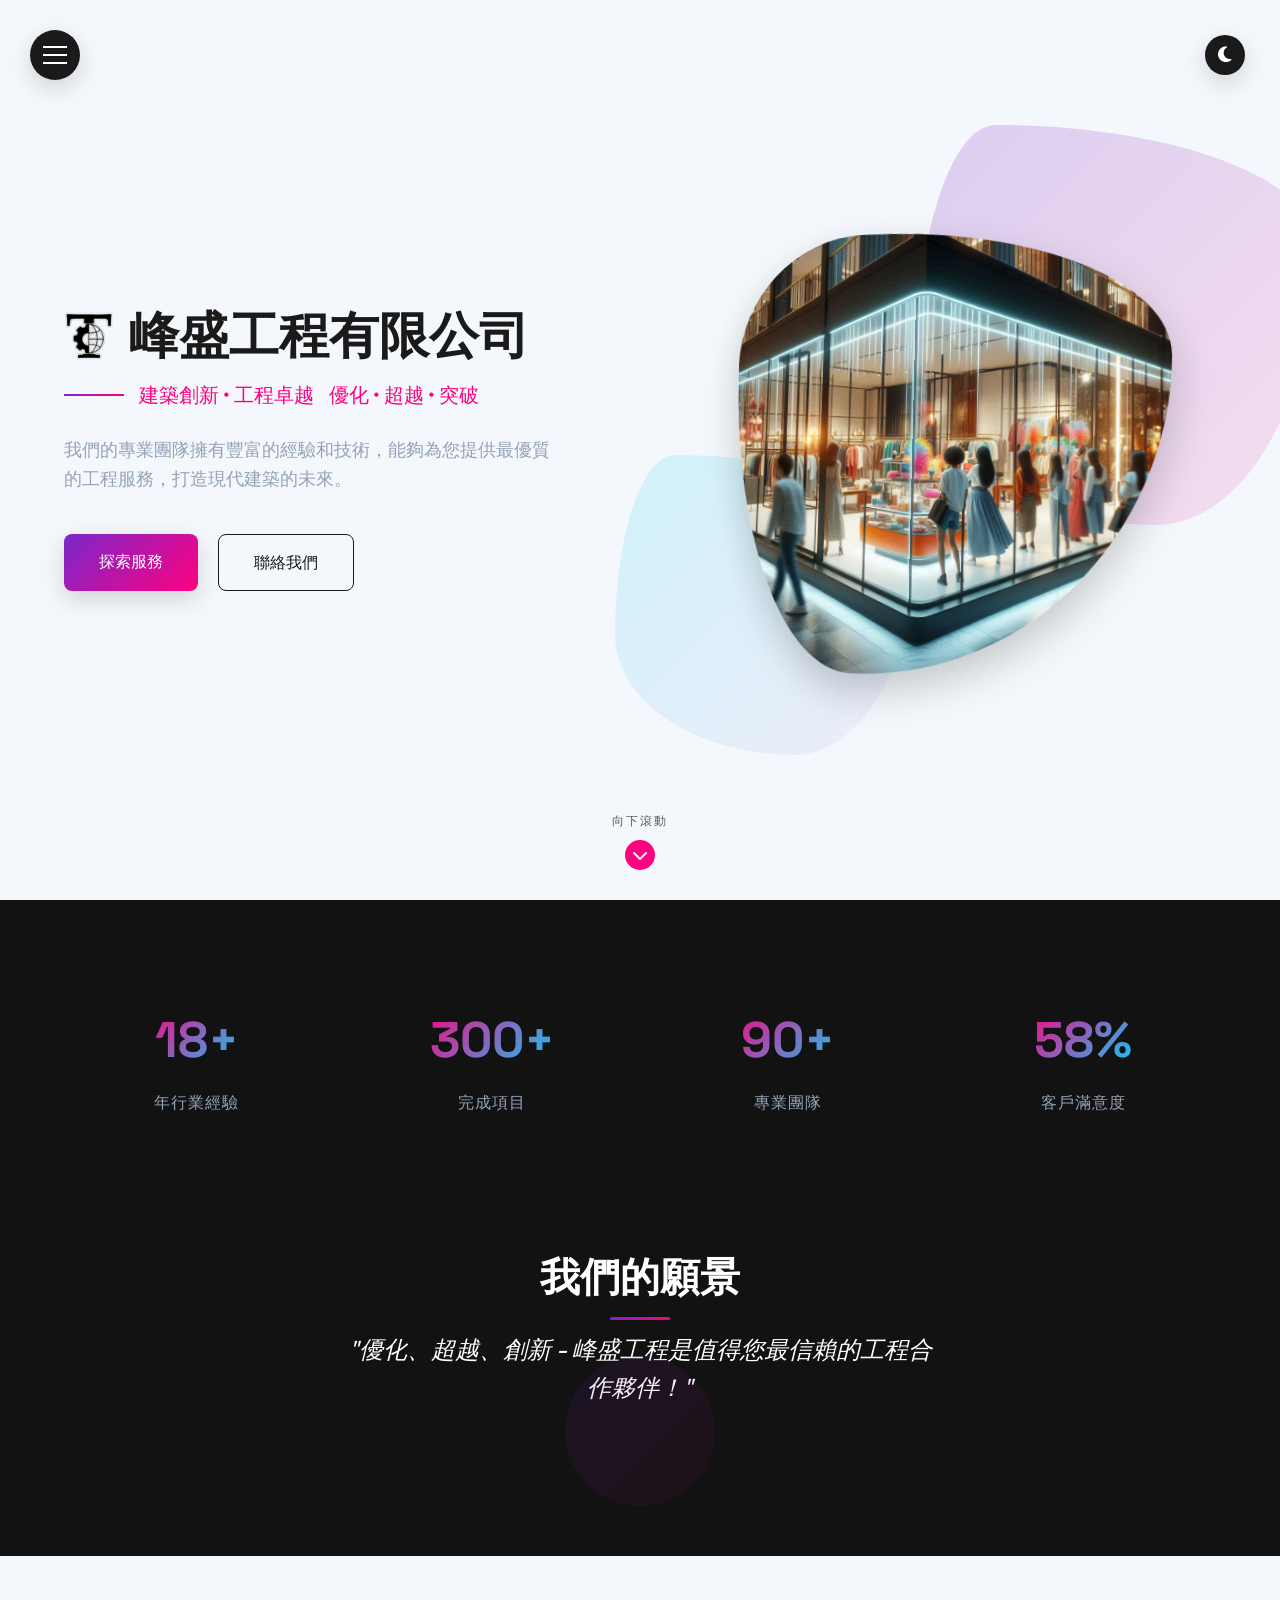
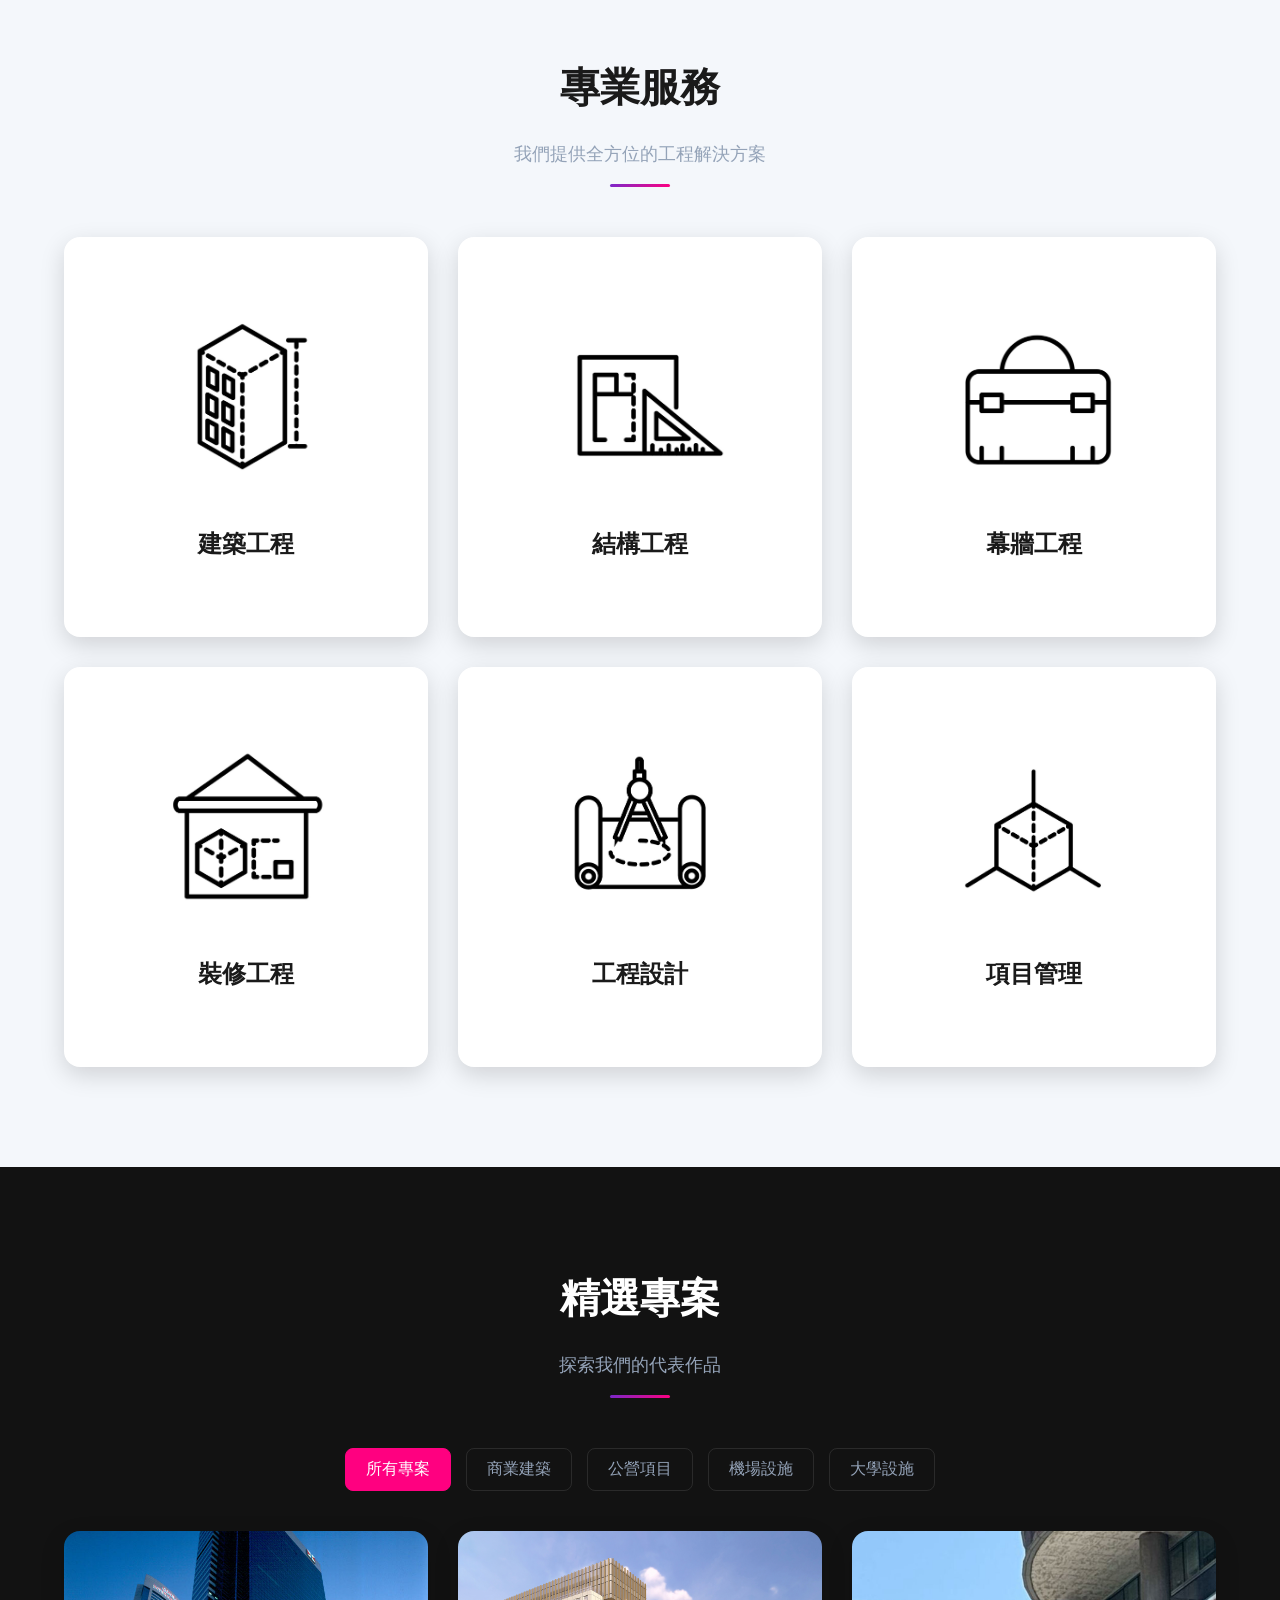
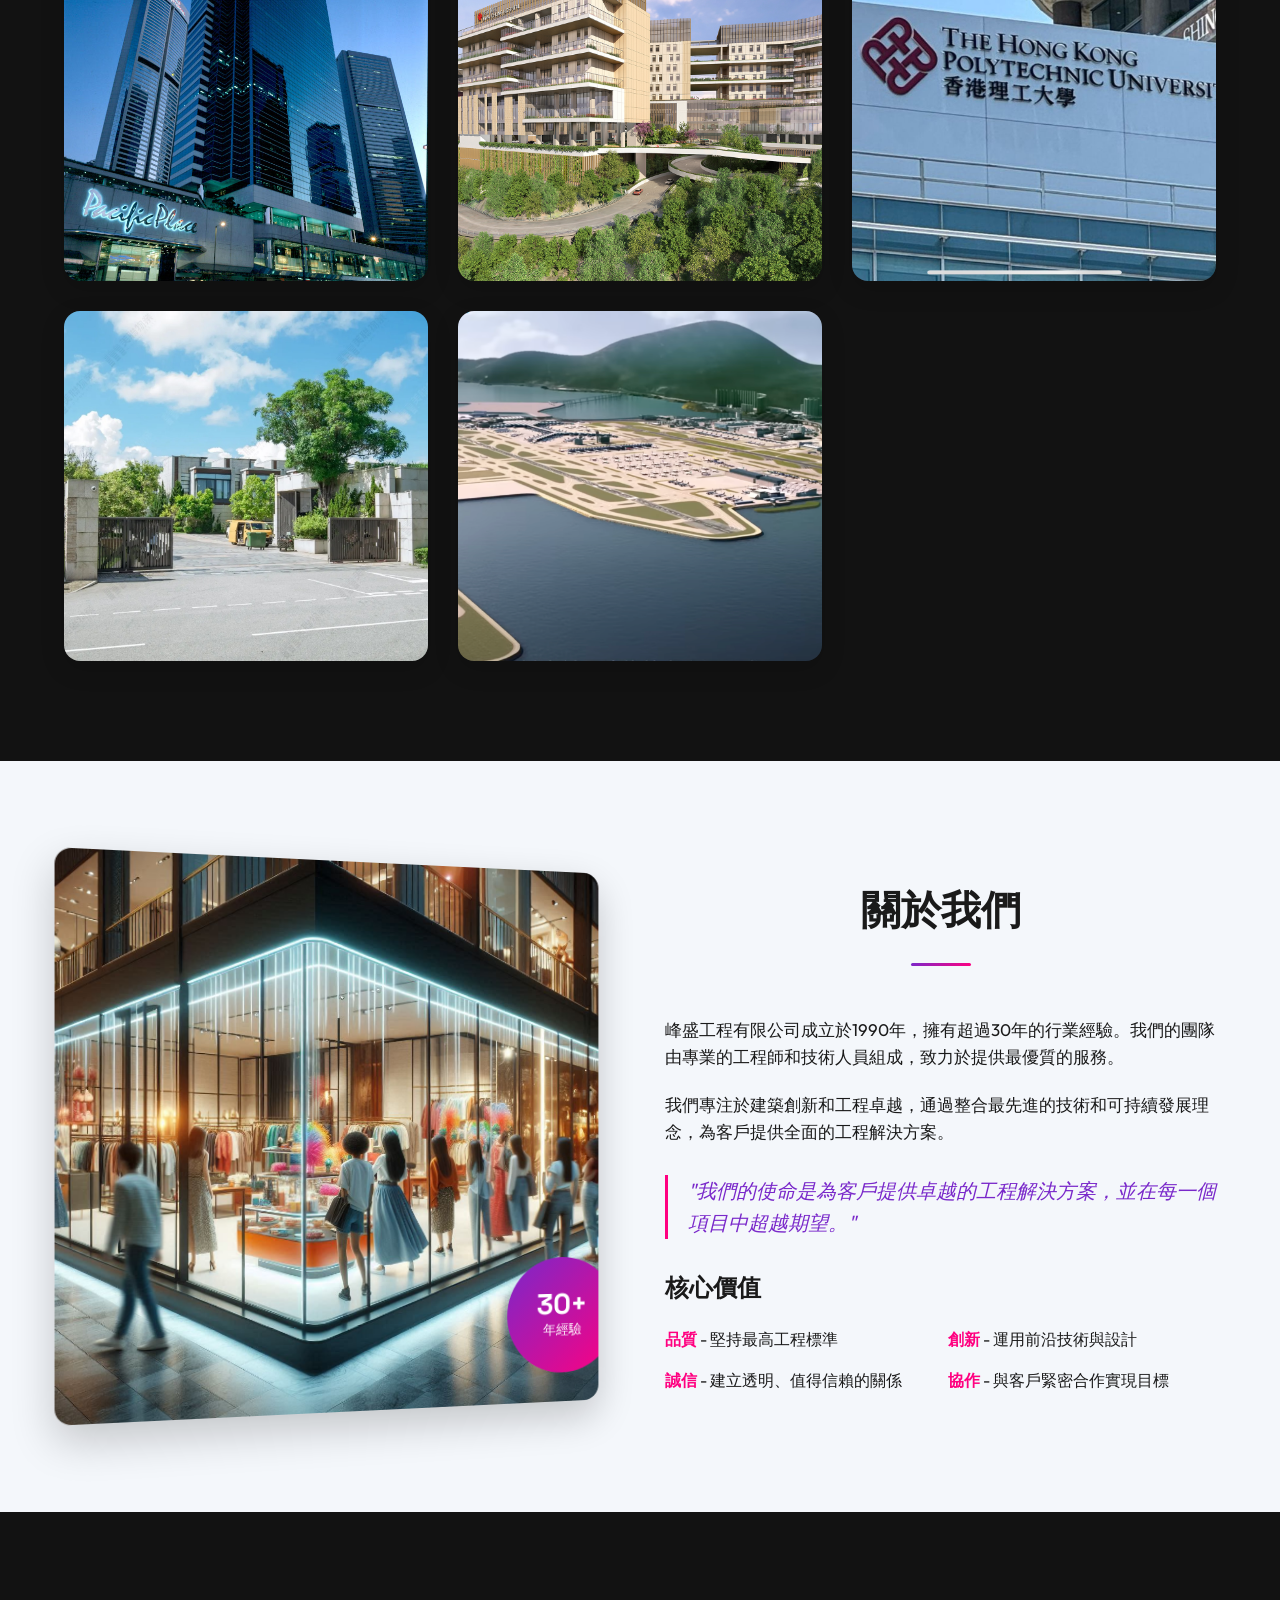
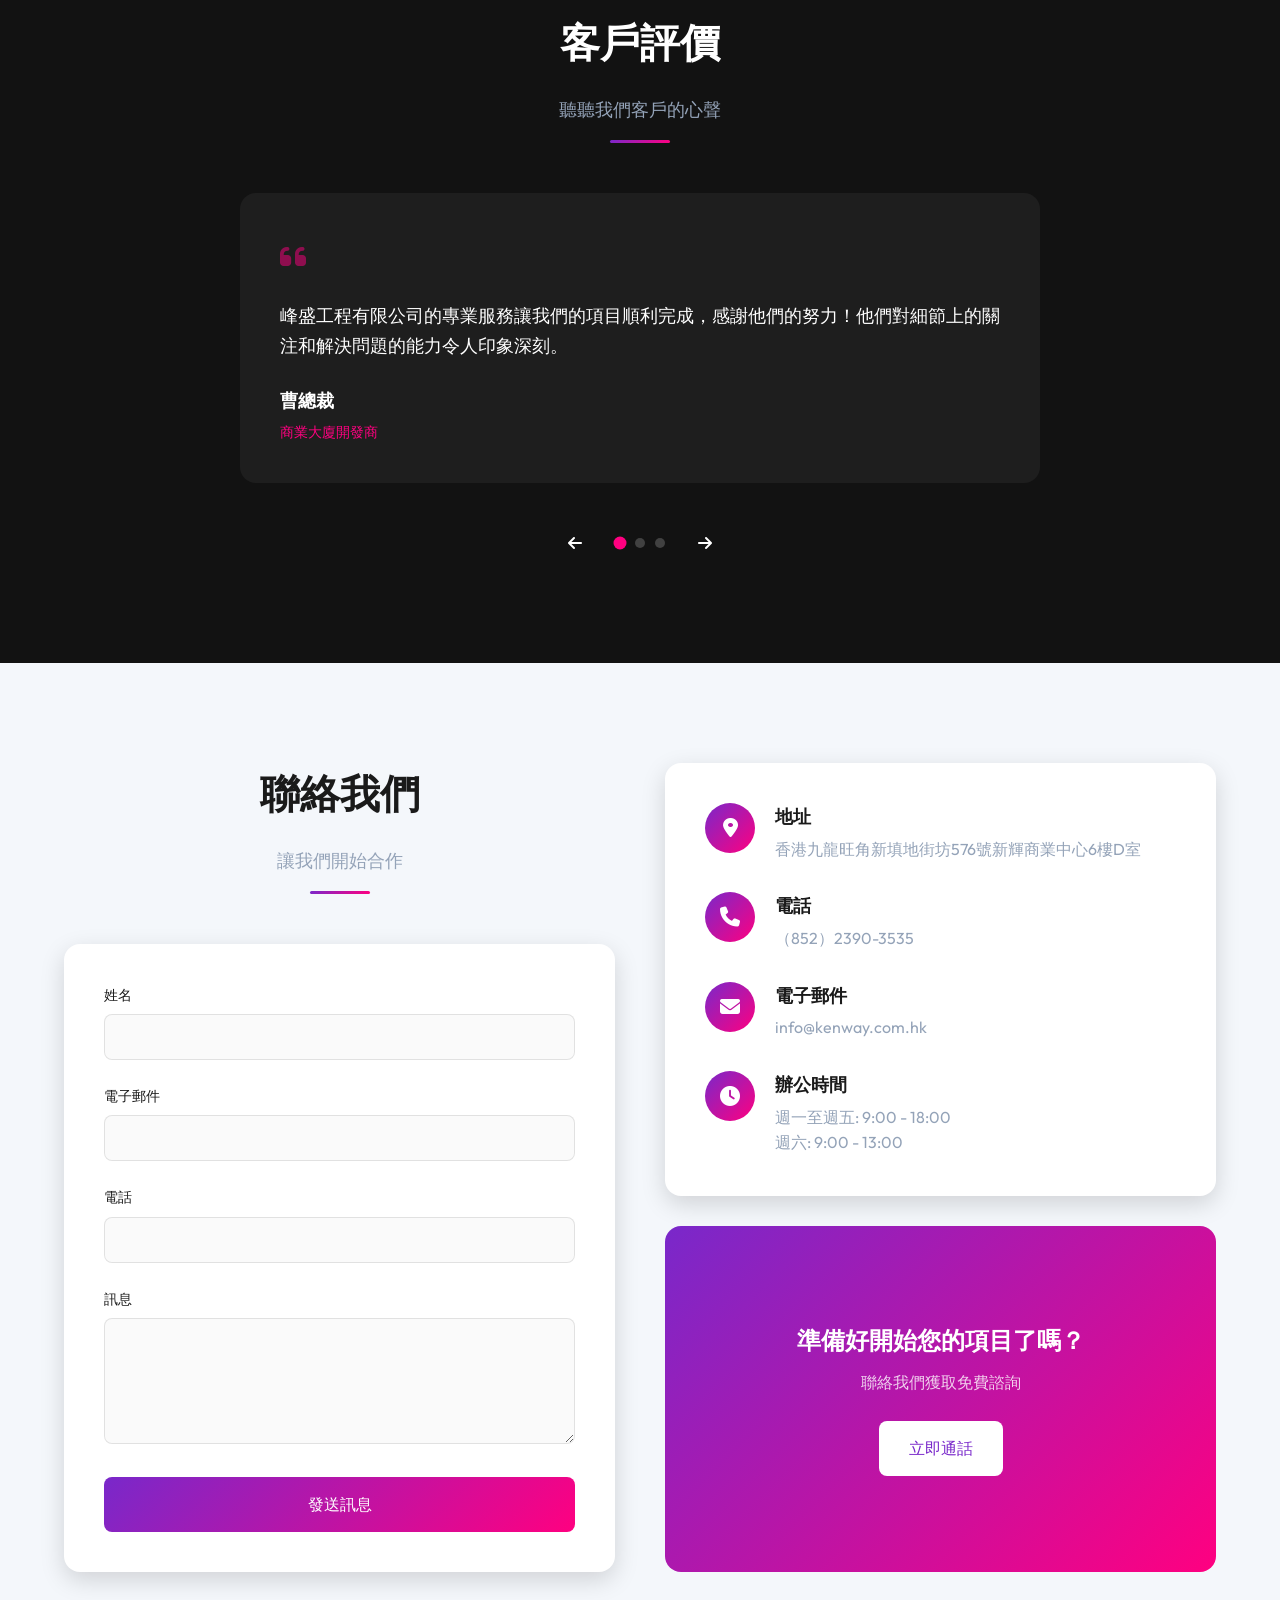
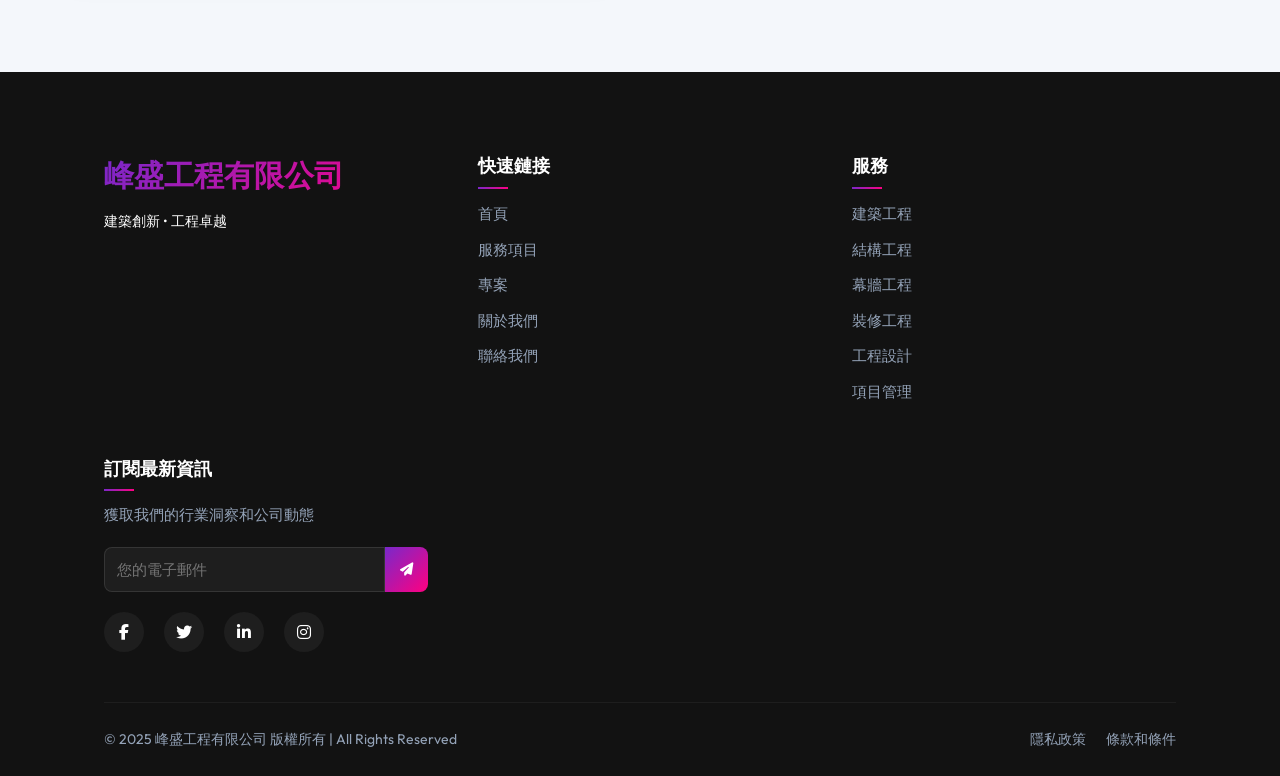
<file: index.html>
<!DOCTYPE html>
<html lang="zh-HK">
<head>
    <meta charset="UTF-8">
    <meta name="viewport" content="width=device-width, initial-scale=1.0">
    <title>峰盛工程有限公司</title>
    <link rel="stylesheet" href="style.css">
    <link rel="stylesheet" href="https://fonts.googleapis.com/css2?family=Space+Grotesk:wght@300;400;500;600;700&family=Outfit:wght@300;400;500;600;700&display=swap">
    <link rel="stylesheet" href="https://cdnjs.cloudflare.com/ajax/libs/font-awesome/6.4.0/css/all.min.css">
    <script src="js/lang.js" defer></script>
</head>
<body>
    <!-- Preloader -->
    <div class="preloader">
        <div class="preloader-inner">
            <div class="cube">
                <div class="side front"></div>
                <div class="side back"></div>
                <div class="side top"></div>
                <div class="side bottom"></div>
                <div class="side left"></div>
                <div class="side right"></div>
            </div>
            <h2 class="loading-text">LOADING<span>...</span></h2>
        </div>
    </div>

    <div class="theme-toggle">
        <div class="toggle-icon">
            <i class="fas fa-moon"></i>
        </div>
    </div>
    <div class="navigation-panel">
        <div class="nav-toggle">
            <span></span>
            <span></span>
            <span></span>
        </div>
        <div class="nav-menu">
            <div class="nav-brand">
                <div class="logo">峰盛工程有限公司</div>
                <div class="logo-text">TOP CHANCE ENGINEERING</div>
            </div>
            <nav>
                <ul>
                    <li><a href="#home" class="nav-link" data-text="首頁">首頁</a></li>
                    <li><a href="#services" class="nav-link" data-text="服務項目">服務項目</a></li>
                    <li><a href="#projects" class="nav-link" data-text="專案">專案</a></li>
                    <li><a href="#about" class="nav-link" data-text="關於我們">關於我們</a></li>
                    <li><a href="#contact" class="nav-link" data-text="聯絡我們">聯絡我們</a></li>
                </ul>
            </nav>
            <div class="nav-footer">
                <div class="social-links">
                    <a href="#"><i class="fab fa-facebook-f"></i></a>
                    <a href="#"><i class="fab fa-twitter"></i></a>
                    <a href="#"><i class="fab fa-linkedin-in"></i></a>
                    <a href="#"><i class="fab fa-instagram"></i></a>
                </div>
            </div>
        </div>
    </div>

    <main>
        <section id="home" class="hero-section">
            <div class="hero-content">
                <div class="hero-text">
                    <div style="display: flex; align-items: center; margin-bottom: 15px;">
                        <img src="4wrgzkuvh3.png" alt="峰盛工程有限公司" style="height: 50px; margin-right: 15px;">
                        <h1 class="split-text">峰盛工程有限公司</h1>
                    </div>
                    <div class="hero-subtitle">
                        <div class="subtitle-line"></div>
                        <p>建築創新 • 工程卓越</p>
                        <p>優化 • 超越 • 突破</p>
                    </div>
                    <p class="hero-description">我們的專業團隊擁有豐富的經驗和技術，能夠為您提供最優質的工程服務，打造現代建築的未來。</p>
                    <div class="hero-buttons">
                        <a href="#services" class="btn-primary">探索服務</a>
                        <a href="#contact" class="btn-secondary">聯絡我們</a>
                    </div>
                </div>
                <div class="hero-visual">
                    <div class="geometric-shape shape-1"></div>
                    <div class="geometric-shape shape-2"></div>
                    <div class="geometric-shape shape-3"></div>
                    <div class="hero-image-container">
                        <img src="images/background -image.jpeg" alt="現代建築" class="hero-image">
                    </div>
                </div>
            </div>
            <div class="scroll-indicator">
                <span>向下滾動</span>
                <div class="scroll-arrow">
                    <i class="fas fa-chevron-down"></i>
                </div>
            </div>
        </section>

        <section class="stats-section">
            <div class="stats-container">
                <div class="stat-item" data-count="30">
                    <div class="stat-number"><span class="counter">0</span>+</div>
                    <div class="stat-label">年行業經驗</div>
                </div>
                <div class="stat-item" data-count="500">
                    <div class="stat-number"><span class="counter">0</span>+</div>
                    <div class="stat-label">完成項目</div>
                </div>
                <div class="stat-item" data-count="150">
                    <div class="stat-number"><span class="counter">0</span>+</div>
                    <div class="stat-label">專業團隊</div>
                </div>
                <div class="stat-item" data-count="98">
                    <div class="stat-number"><span class="counter">0</span>%</div>
                    <div class="stat-label">客戶滿意度</div>
                </div>
            </div>
            <div class="vision-statement">
                <h2 class="section-title">我們的願景</h2>
                <p class="vision-text">"優化、超越、創新 - 峰盛工程是值得您最信賴的工程合作夥伴！"</p>
                <div class="vision-accent"></div>
            </div>
        </section>

        <section id="services" class="services-section">
            <div class="section-intro">
                <h2 class="section-title">專業服務</h2>
                <p class="section-subtitle">我們提供全方位的工程解決方案</p>
                <div class="section-divider"></div>
            </div>

            <div class="services-grid">
                <div class="service-card">
                    <div class="card-front">
                        <div class="service-icon">
                            <img src="images/1.jpeg" alt="建築工程" class="service-image">
                        </div>
                        <h3 class="service-title">建築工程</h3>
                    </div>
                    <div class="card-back">
                        <p>我們提供全面的建築工程服務，包括住宅、商業和工業建築，確保每個項目都符合最高標準。</p>
                        <a href="#" class="service-link">了解更多 <i class="fas fa-arrow-right"></i></a>
                    </div>
                </div>

                <div class="service-card">
                    <div class="card-front">
                        <div class="service-icon">
                            <img src="images/2.jpeg" alt="結構工程" class="service-image">
                        </div>
                        <h3 class="service-title">結構工程</h3>
                    </div>
                    <div class="card-back">
                        <p>專業的結構設計和分析，確保建築物的安全和穩定，運用最先進的工程技術解決複雜結構挑戰。</p>
                        <a href="#" class="service-link">了解更多 <i class="fas fa-arrow-right"></i></a>
                    </div>
                </div>

                <div class="service-card">
                    <div class="card-front">
                        <div class="service-icon">
                            <img src="images/3.jpeg" alt="幕牆工程" class="service-image">
                        </div>
                        <h3 class="service-title">幕牆工程</h3>
                    </div>
                    <div class="card-back">
                        <p>提供高品質的幕牆設計和安裝服務，提升建築外觀和性能，打造現代感十足的建築外立面。</p>
                        <a href="#" class="service-link">了解更多 <i class="fas fa-arrow-right"></i></a>
                    </div>
                </div>

                <div class="service-card">
                    <div class="card-front">
                        <div class="service-icon">
                            <img src="images/4.jpeg" alt="裝修工程" class="service-image">
                        </div>
                        <h3 class="service-title">裝修工程</h3>
                    </div>
                    <div class="card-back">
                        <p>專業的室內裝修服務，打造舒適和美觀的空間，注重細節和工藝，滿足客戶對高品質生活環境的追求。</p>
                        <a href="#" class="service-link">了解更多 <i class="fas fa-arrow-right"></i></a>
                    </div>
                </div>

                <div class="service-card">
                    <div class="card-front">
                        <div class="service-icon">
                            <img src="images/5.jpeg" alt="工程設計" class="service-image">
                        </div>
                        <h3 class="service-title">工程設計</h3>
                    </div>
                    <div class="card-back">
                        <p>提供全面的工程設計服務，包括3D模擬、2D圖紙設計生產等，運用最新技術實現建築願景。</p>
                        <a href="#" class="service-link">了解更多 <i class="fas fa-arrow-right"></i></a>
                    </div>
                </div>

                <div class="service-card">
                    <div class="card-front">
                        <div class="service-icon">
                            <img src="images/6.jpeg" alt="項目管理" class="service-image">
                        </div>
                        <h3 class="service-title">項目管理</h3>
                    </div>
                    <div class="card-back">
                        <p>專業的項目管理服務，確保工程按時、確保質量及達標完成，全方位協調各環節，提高項目效率。</p>
                        <a href="#" class="service-link">了解更多 <i class="fas fa-arrow-right"></i></a>
                    </div>
                </div>
            </div>
        </section>

        <section id="projects" class="projects-section">
            <div class="section-intro">
                <h2 class="section-title">精選專案</h2>
                <p class="section-subtitle">探索我們的代表作品</p>
                <div class="section-divider"></div>
            </div>
            
            <div class="projects-showcase">
                <div class="project-tabs">
                    <button class="tab-btn active" data-filter="all">所有專案</button>
                    <button class="tab-btn" data-filter="commercial">商業建築</button>
                    <button class="tab-btn" data-filter="residential">公營項目</button>
                    <button class="tab-btn" data-filter="industrial">機場設施</button>
                    <button class="tab-btn" data-filter="university">大學設施</button>
                </div>
                
                <div class="projects-grid">
                    <div class="project-item commercial">
                        <div class="project-image">
                            <img src="images/OP1.jpg" alt="商業中心專案">
                            <div class="project-overlay">
                                <div class="project-details">
                                    <h3>香港-港島區商業中心</h3>
                                    <p>甲級商業大廈裝修 | 2025年完成</p>
                                    <a href="HK-Commercial.html" class="project-link">查看詳情</a>
                                </div>
                            </div>
                        </div>
                    </div>

                    <div class="project-item residential">
                        <div class="project-image">
                            <img src="images/KCH2.jpg" alt="政府工程項目">
                            <div class="project-overlay">
                                <div class="project-details">
                                    <h3>葵涌醫院第二期重建工程</h3>
                                    <p>政府工程項目 | 2024年完成</p>
                                    <a href="KCH2.html" class="project-link">查看詳情</a>
                                </div>
                            </div>
                        </div>
                    </div>

                    <div class="project-item university">
                        <div class="project-image">
                            <img src="images/PU2.jpeg" alt="大學設施">
                            <div class="project-overlay">
                                <div class="project-details">
                                    <h3>香港理工大學鋁板更換項目</h3>
                                    <p>大學設施工程 | 2025年進行中</p>
                                    <a href="cbd.html" class="project-link">查看詳情</a>
                                </div>
                            </div>
                        </div>
                    </div>

                    <div class="project-item commercial">
                        <div class="project-image">
                            <img src="images/Kuto.jpeg" alt="外牆系統項目">
                            <div class="project-overlay">
                                <div class="project-details">
                                    <h3>上水古洞工程項目</h3>
                                    <p>外牆系統項目 | 2020年完成</p>
                                    <a href="hongkong-commercial.html" class="project-link">查看詳情</a>
                                </div>
                            </div>
                        </div>
                    </div>

                    <div class="project-item industrial">
                        <div class="project-image">
                            <img src="images/HK-airport 3 runway.png" alt="機場設施">
                            <div class="project-overlay">
                                <div class="project-details">
                                    <h3>香港國際機場三跑系統</h3>
                                    <p>機場設施工程 | 2023年進行中</p>
                                    <a href="Airport.html" class="project-link">查看詳情</a>
                                </div>
                            </div>
                        </div>
                    </div>
                </div>
            </div>
        </section>

        <section id="about" class="about-section">
            <div class="about-container">
                <div class="about-visual">
                    <div class="about-image-container">
                        <img src="images/topchance.jpeg" alt="公司形象" class="about-image">
                        <div class="experience-badge">
                            <span class="years">30+</span>
                            <span class="text">年經驗</span>
                        </div>
                    </div>
                    <div class="about-shape"></div>
                </div>
                
                <div class="about-content">
                    <div class="section-intro">
                        <h2 class="section-title">關於我們</h2>
                        <div class="section-divider"></div>
                    </div>
                    
                    <div class="about-text">
                        <p>峰盛工程有限公司成立於1990年，擁有超過30年的行業經驗。我們的團隊由專業的工程師和技術人員組成，致力於提供最優質的服務。</p>
                        <p>我們專注於建築創新和工程卓越，通過整合最先進的技術和可持續發展理念，為客戶提供全面的工程解決方案。</p>
                        <blockquote class="about-quote">
                            "我們的使命是為客戶提供卓越的工程解決方案，並在每一個項目中超越期望。"
                        </blockquote>
                    </div>
                    
                    <div class="core-values">
                        <h3>核心價值</h3>
                        <ul class="values-list">
                            <li><span>品質</span> - 堅持最高工程標準</li>
                            <li><span>創新</span> - 運用前沿技術與設計</li>
                            <li><span>誠信</span> - 建立透明、值得信賴的關係</li>
                            <li><span>協作</span> - 與客戶緊密合作實現目標</li>
                        </ul>
                    </div>
                </div>
            </div>
        </section>

        <section class="testimonials-section">
            <div class="section-intro">
                <h2 class="section-title">客戶評價</h2>
                <p class="section-subtitle">聽聽我們客戶的心聲</p>
                <div class="section-divider"></div>
            </div>
            
            <div class="testimonials-slider">
                <div class="slider-container">
                    <div class="testimonial-card active">
                        <div class="quote-icon"><i class="fas fa-quote-left"></i></div>
                        <p class="testimonial-text">峰盛工程有限公司的專業服務讓我們的項目順利完成，感謝他們的努力！他們對細節上的關注和解決問題的能力令人印象深刻。</p>
                        <div class="testimonial-author">
                            <div class="author-info">
                                <h4>曹總裁</h4>
                                <p>商業大廈開發商</p>
                            </div>
                        </div>
                    </div>
                    
                    <div class="testimonial-card">
                        <div class="quote-icon"><i class="fas fa-quote-left"></i></div>
                        <p class="testimonial-text">TopChance 的工程團隊非常專業，並提供了高品質的工程設計和施工服務。整個過程中的溝通很順暢，讓我們對項目的進度充滿信心。</p>
                        <div class="testimonial-author">
                            <div class="author-info">
                                <h4>陳小姐</h4>
                                <p>項目開發部經理</p>
                            </div>
                        </div>
                    </div>
                    
                    <div class="testimonial-card">
                        <div class="quote-icon"><i class="fas fa-quote-left"></i></div>
                        <p class="testimonial-text">從規劃到完工，整個過程都一絲不苟，我們亦對最終結果非常滿意。峰盛的創新思維和各種解決方案都幫助我們克服了多個技術挑戰。</p>
                        <div class="testimonial-author">
                            <div class="author-info">
                                <h4>霍總監</h4>
                                <p>機場項目管理</p>
                            </div>
                        </div>
                    </div>
                </div>
                
                <div class="slider-controls">
                    <button class="slider-arrow prev"><i class="fas fa-arrow-left"></i></button>
                    <div class="slider-dots">
                        <span class="dot active"></span>
                        <span class="dot"></span>
                        <span class="dot"></span>
                    </div>
                    <button class="slider-arrow next"><i class="fas fa-arrow-right"></i></button>
                </div>
            </div>
        </section>

        <section id="contact" class="contact-section">
            <div class="contact-container">
                <div class="contact-form-container">
                    <div class="section-intro">
                        <h2 class="section-title">聯絡我們</h2>
                        <p class="section-subtitle">讓我們開始合作</p>
                        <div class="section-divider"></div>
                    </div>
                    
                    <form class="contact-form">
                        <div class="form-group">
                            <label for="name">姓名</label>
                            <input type="text" id="name" required>
                        </div>
                        
                        <div class="form-group">
                            <label for="email">電子郵件</label>
                            <input type="email" id="email" required>
                        </div>
                        
                        <div class="form-group">
                            <label for="phone">電話</label>
                            <input type="tel" id="phone">
                        </div>
                        
                        <div class="form-group">
                            <label for="message">訊息</label>
                            <textarea id="message" rows="5" required></textarea>
                        </div>
                        
                        <a href="https://wa.me/qr/5HY3JA5STSPKE1" target="_blank" class="submit-btn" style="display: inline-block; text-align: center; text-decoration: none;">發送訊息</a>
                    </form>
                </div>
                
                <div class="contact-info-container">
                    <div class="contact-info">
                        <div class="info-item">
                            <div class="info-icon">
                                <i class="fas fa-map-marker-alt"></i>
                            </div>
                            <div class="info-content">
                                <h3>地址</h3>
                                <p>香港九龍旺角新填地街坊576號新輝商業中心6樓D室</p>
                            </div>
                        </div>
                        
                        <div class="info-item">
                            <div class="info-icon">
                                <i class="fas fa-phone"></i>
                            </div>
                            <div class="info-content">
                                <h3>電話</h3>
                                <p>（852）2390-3535</p>
                            </div>
                        </div>
                        
                        <div class="info-item">
                            <div class="info-icon">
                                <i class="fas fa-envelope"></i>
                            </div>
                            <div class="info-content">
                                <h3>電子郵件</h3>
                                <p>info@kenway.com.hk</p>
                            </div>
                        </div>
                        
                        <div class="info-item">
                            <div class="info-icon">
                                <i class="fas fa-clock"></i>
                            </div>
                            <div class="info-content">
                                <h3>辦公時間</h3>
                                <p>週一至週五: 9:00 - 18:00</p>
                                <p>週六: 9:00 - 13:00</p>
                            </div>
                        </div>
                    </div>
                    
                    <div class="contact-cta">
                        <h3>準備好開始您的項目了嗎？</h3>
                        <p>聯絡我們獲取免費諮詢</p>
                        <a href="tel:85223903535" class="cta-btn">立即通話</a>
                    </div>
                </div>
            </div>
        </section>
    </main>

    <footer class="site-footer">
        <div class="footer-container">
            <div class="footer-top">
                <div class="footer-logo">
                    <div class="logo">峰盛工程有限公司</div>
                    <p>建築創新 • 工程卓越</p>
                </div>
                
                <div class="footer-links">
                    <h3>快速鏈接</h3>
                    <ul>
                        <li><a href="#home">首頁</a></li>
                        <li><a href="#services">服務項目</a></li>
                        <li><a href="#projects">專案</a></li>
                        <li><a href="#about">關於我們</a></li>
                        <li><a href="#contact">聯絡我們</a></li>
                    </ul>
                </div>
                
                <div class="footer-services">
                    <h3>服務</h3>
                    <ul>
                        <li><a href="#">建築工程</a></li>
                        <li><a href="#">結構工程</a></li>
                        <li><a href="#">幕牆工程</a></li>
                        <li><a href="#">裝修工程</a></li>
                        <li><a href="#">工程設計</a></li>
                        <li><a href="#">項目管理</a></li>
                    </ul>
                </div>
                
                <div class="footer-newsletter">
                    <h3>訂閱最新資訊</h3>
                    <p>獲取我們的行業洞察和公司動態</p>
                    <form class="newsletter-form">
                        <input type="email" placeholder="您的電子郵件">
                        <button type="submit"><i class="fas fa-paper-plane"></i></button>
                    </form>
                    <div class="social-links">
                        <a href="#"><i class="fab fa-facebook-f"></i></a>
                        <a href="#"><i class="fab fa-twitter"></i></a>
                        <a href="#"><i class="fab fa-linkedin-in"></i></a>
                        <a href="#"><i class="fab fa-instagram"></i></a>
                    </div>
                </div>
            </div>
            
            <div class="footer-bottom">
                <p>&copy; 2025 峰盛工程有限公司 版權所有 | All Rights Reserved</p>
                <div class="footer-legal">
                    <a href="privacy-policy.html">隱私政策</a>
                    <a href="terms-conditions.html">條款和條件</a>
                </div>
            </div>
        </div>
    </footer>

    <script src="js/main.js"></script>
    <script>
        // Language dropdown toggle
        const langBtn = document.querySelector('.lang-btn');
        const langDropdown = document.querySelector('.lang-dropdown');
        
        langBtn.addEventListener('click', function() {
            langBtn.classList.toggle('active');
            langDropdown.classList.toggle('active');
        });
        
        // Close dropdown when clicking outside
        document.addEventListener('click', function(e) {
            if (!langBtn.contains(e.target) && !langDropdown.contains(e.target)) {
                langBtn.classList.remove('active');
                langDropdown.classList.remove('active');
            }
        });
    </script>
</body>
</html>
</file>
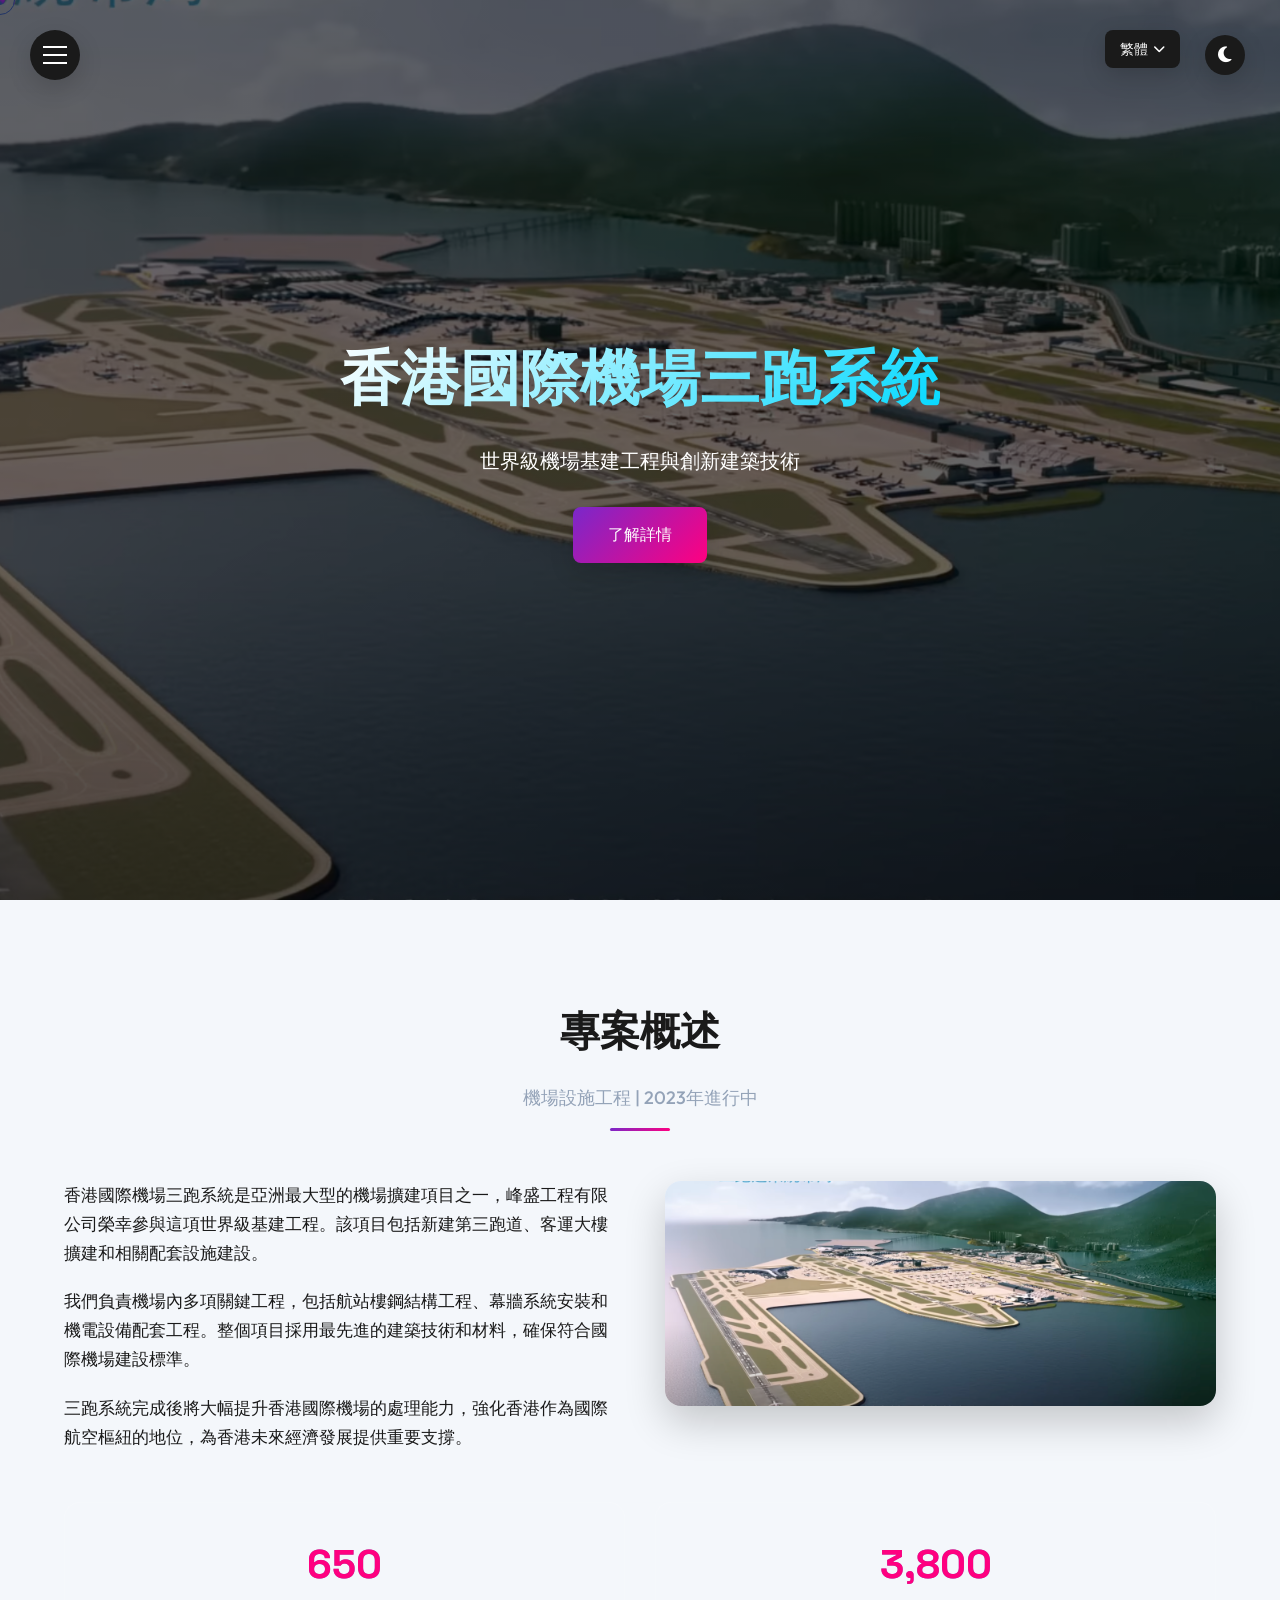
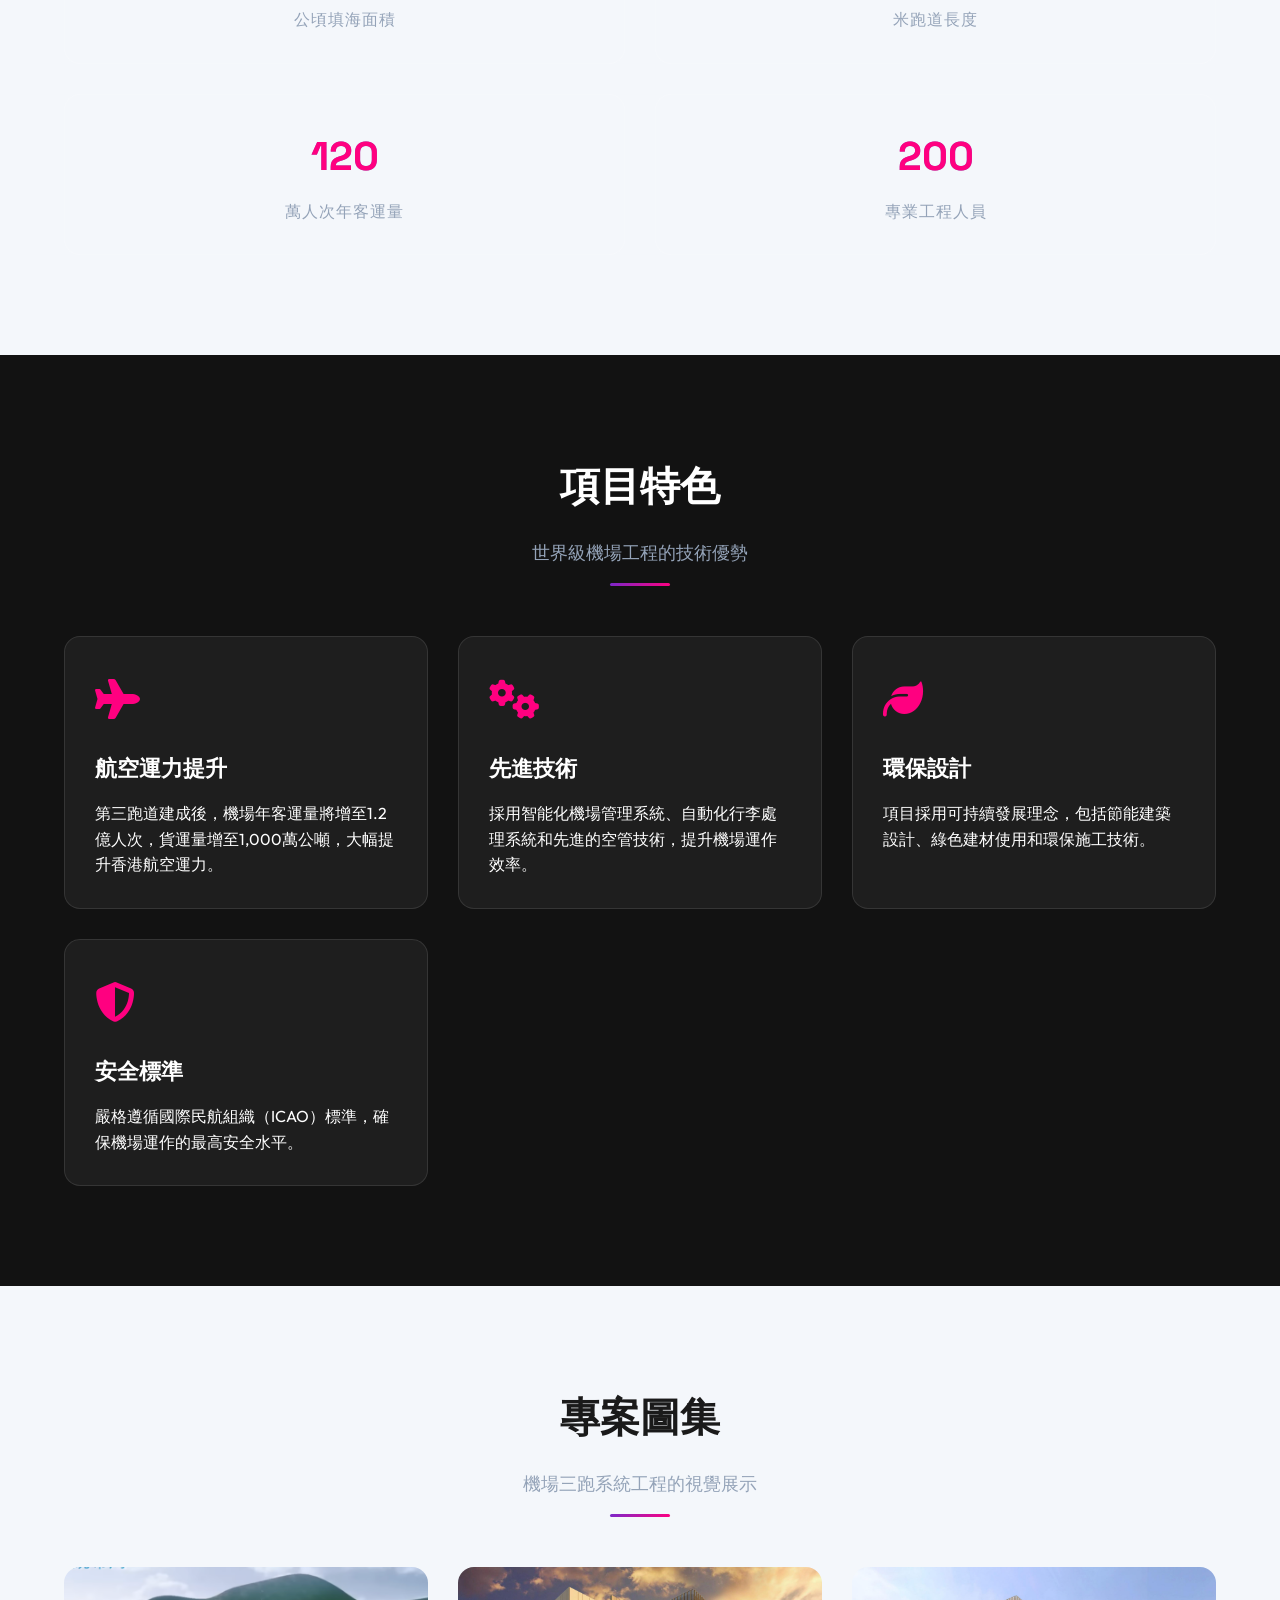
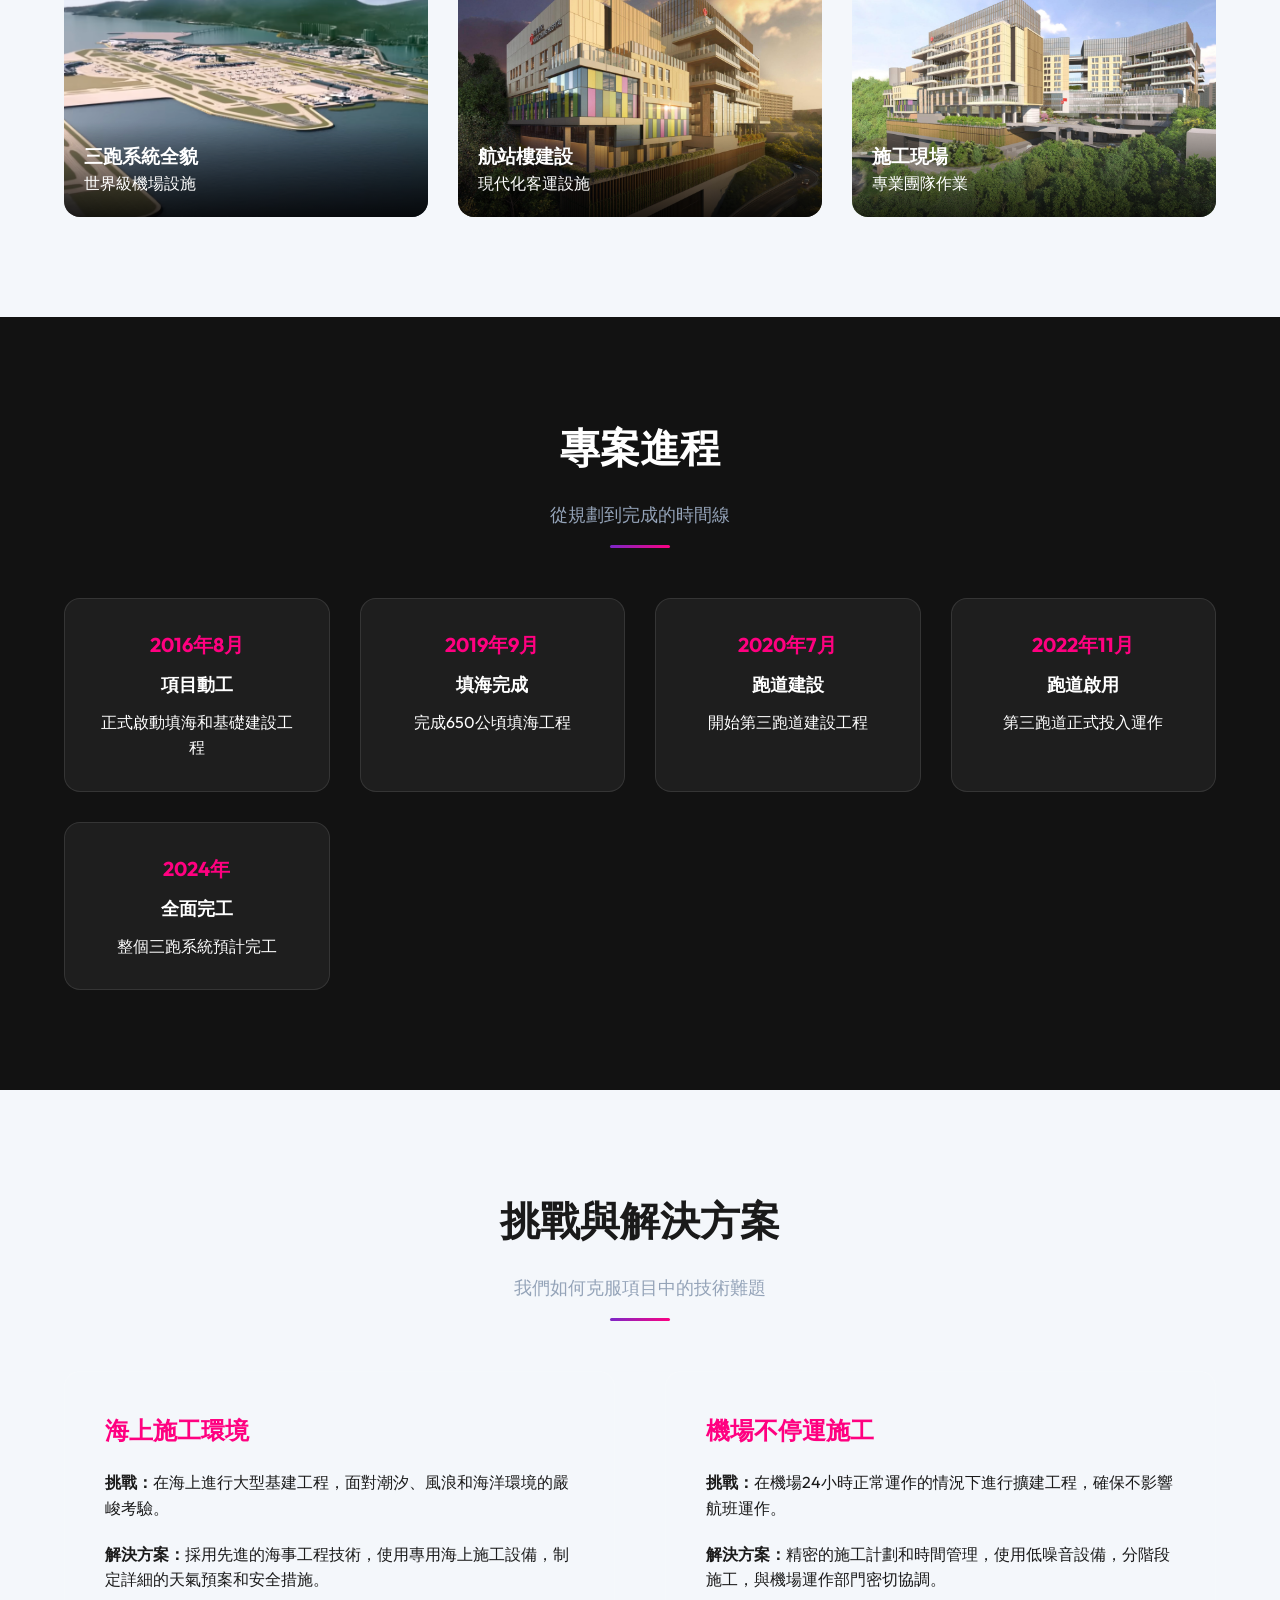
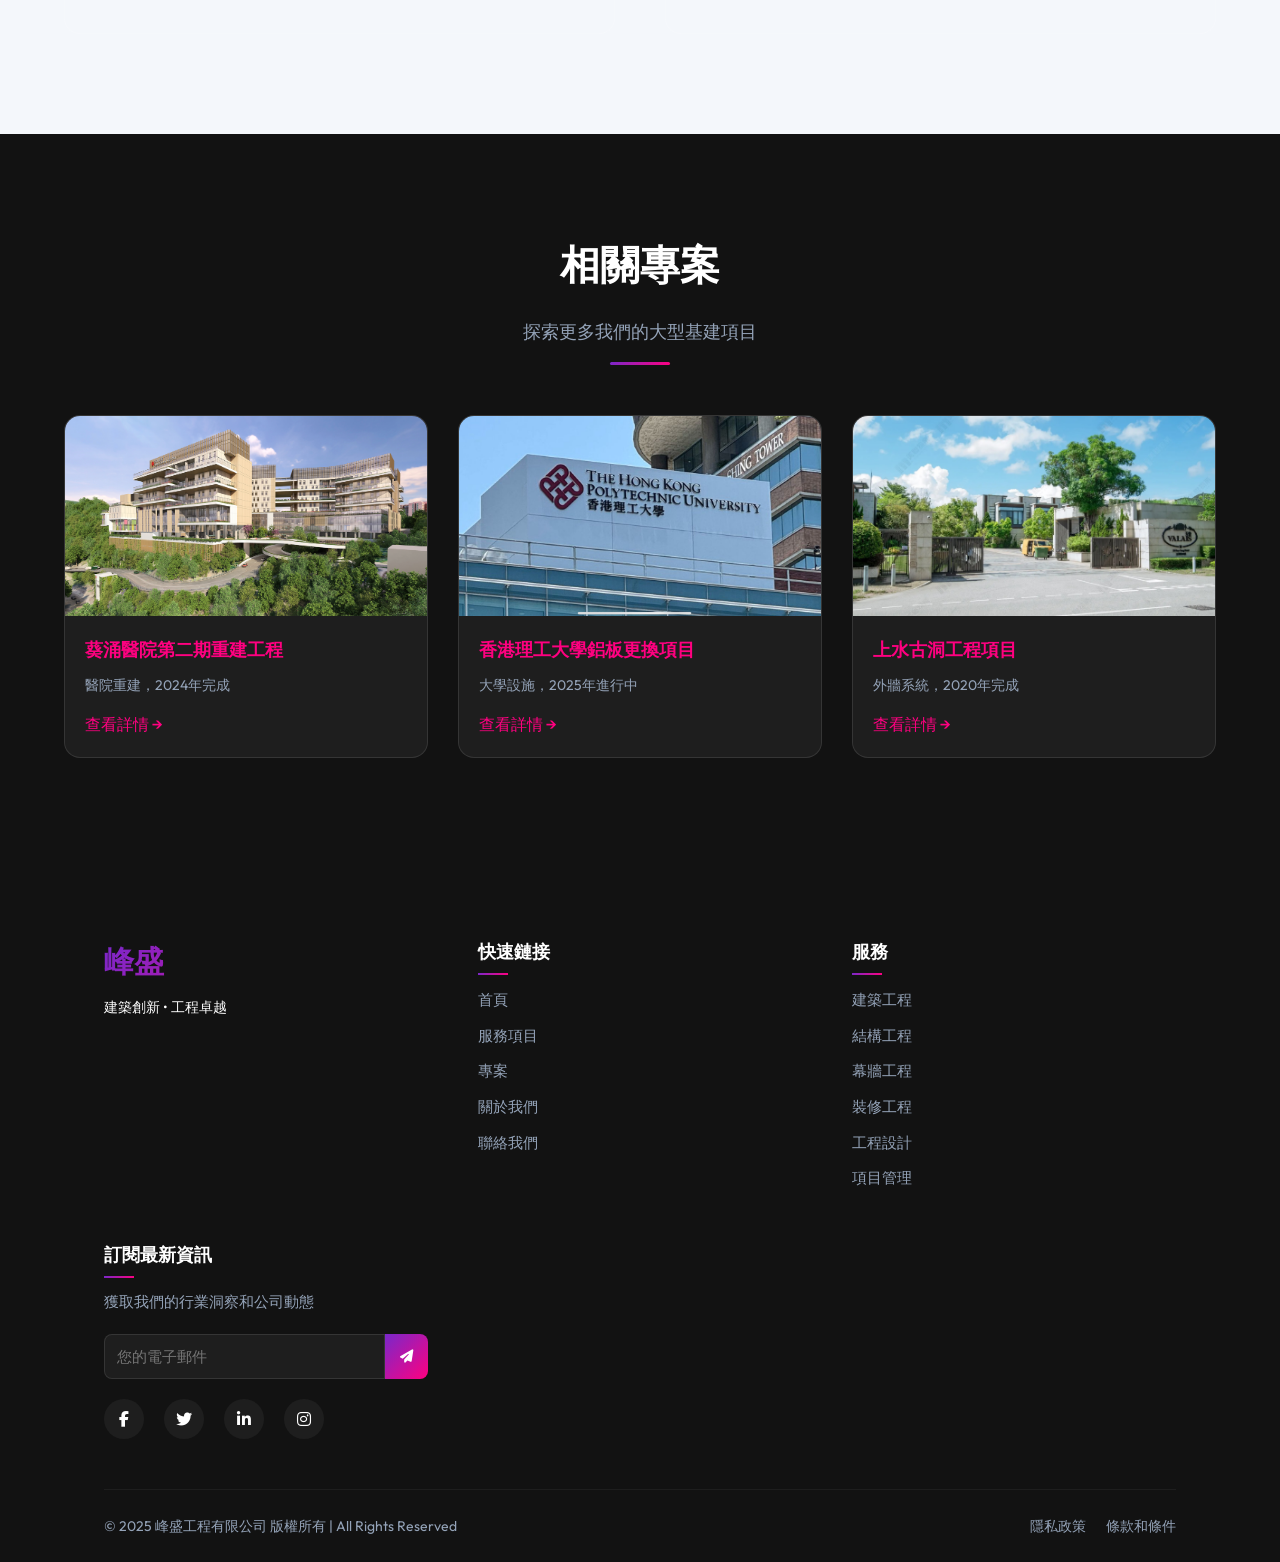
<file: Airport.html>
<!DOCTYPE html>
<html lang="zh-HK">
<head>
    <meta charset="UTF-8">
    <meta name="viewport" content="width=device-width, initial-scale=1.0">
    <title>香港國際機場三跑系統 - 峰盛工程有限公司</title>
    <link rel="stylesheet" href="style.css">
    <link rel="stylesheet" href="https://fonts.googleapis.com/css2?family=Space+Grotesk:wght@300;400;500;600;700&family=Outfit:wght@300;400;500;600;700&display=swap">
    <link rel="stylesheet" href="https://cdnjs.cloudflare.com/ajax/libs/font-awesome/6.4.0/css/all.min.css">
    <script src="js/lang.js" defer></script>
    <style>
        /* Project Page Specific Styles */
        .project-hero {
            height: 100vh;
            position: relative;
            overflow: hidden;
            display: flex;
            align-items: center;
            justify-content: center;
            background: linear-gradient(rgba(0, 0, 0, 0.6), rgba(0, 0, 0, 0.6)), url('images/HK-airport 3 runway.png');
            background-size: cover;
            background-position: center;
        }
        
        .project-hero-content {
            text-align: center;
            color: var(--color-text-light);
            max-width: 80rem;
            padding: 0 2rem;
            z-index: 2;
        }
        
        .project-hero-title {
            font-size: 6rem;
            font-weight: 700;
            margin-bottom: 2rem;
            background: linear-gradient(135deg, #fff, var(--color-accent));
            -webkit-background-clip: text;
            background-clip: text;
            color: transparent;
        }
        
        .project-subtitle {
            font-size: 2rem;
            margin-bottom: 3rem;
            color: var(--color-text-light);
        }
        
        .project-section {
            padding: 10rem 5%;
            position: relative;
        }
        
        .project-section.light {
            background-color: var(--color-light);
            color: var(--color-text-dark);
        }
        
        .project-section.dark {
            background-color: var(--color-dark);
            color: var(--color-text-light);
        }
        
        .project-container {
            max-width: 120rem;
            margin: 0 auto;
        }
        
        .overview-grid {
            display: grid;
            grid-template-columns: 1fr 1fr;
            gap: 5rem;
            margin-top: 5rem;
        }
        
        .project-stats {
            display: grid;
            grid-template-columns: repeat(2, 1fr);
            gap: 3rem;
            margin-top: 5rem;
        }
        
        .stat-card {
            background: rgba(255, 255, 255, 0.05);
            padding: 3rem;
            border-radius: var(--radius-lg);
            text-align: center;
            border: 1px solid var(--color-border);
        }
        
        .stat-number {
            font-family: var(--font-heading);
            font-size: 4rem;
            font-weight: 700;
            color: var(--color-secondary);
            margin-bottom: 1rem;
        }
        
        .stat-label {
            font-size: 1.6rem;
            color: var(--color-text-muted);
        }
        
        .features-grid {
            display: grid;
            grid-template-columns: repeat(auto-fill, minmax(30rem, 1fr));
            gap: 3rem;
            margin-top: 5rem;
        }
        
        .feature-card {
            background: rgba(255, 255, 255, 0.05);
            padding: 3rem;
            border-radius: var(--radius-lg);
            border: 1px solid var(--color-border);
            transition: transform var(--transition-normal);
        }
        
        .feature-card:hover {
            transform: translateY(-10px);
        }
        
        .feature-icon {
            font-size: 4rem;
            color: var(--color-secondary);
            margin-bottom: 2rem;
        }
        
        .feature-title {
            font-family: var(--font-heading);
            font-size: 2.2rem;
            margin-bottom: 1.5rem;
        }
        
        .feature-description {
            font-size: 1.6rem;
            line-height: 1.6;
        }
        
        .image-gallery {
            display: grid;
            grid-template-columns: repeat(auto-fill, minmax(35rem, 1fr));
            gap: 3rem;
            margin-top: 5rem;
        }
        
        .gallery-item {
            position: relative;
            border-radius: var(--radius-lg);
            overflow: hidden;
            height: 25rem;
        }
        
        .gallery-item img {
            width: 100%;
            height: 100%;
            object-fit: cover;
            transition: transform var(--transition-slow);
        }
        
        .gallery-item:hover img {
            transform: scale(1.1);
        }
        
        .gallery-overlay {
            position: absolute;
            bottom: 0;
            left: 0;
            right: 0;
            background: linear-gradient(to top, rgba(0,0,0,0.8), transparent);
            padding: 2rem;
            color: white;
        }
        
        .timeline-items {
            display: grid;
            grid-template-columns: repeat(auto-fill, minmax(25rem, 1fr));
            gap: 3rem;
            margin-top: 3rem;
        }
        
        .timeline-card {
            background: rgba(255, 255, 255, 0.05);
            padding: 3rem;
            border-radius: var(--radius-lg);
            border: 1px solid var(--color-border);
            text-align: center;
        }
        
        .timeline-date {
            font-size: 2rem;
            font-weight: 700;
            color: var(--color-secondary);
            margin-bottom: 1rem;
        }
        
        .timeline-title {
            font-size: 1.8rem;
            margin-bottom: 1rem;
        }
        
        .challenges-grid {
            display: grid;
            grid-template-columns: 1fr 1fr;
            gap: 5rem;
            margin-top: 5rem;
        }
        
        .challenge-item {
            background: rgba(255, 255, 255, 0.05);
            padding: 4rem;
            border-radius: var(--radius-lg);
            border: 1px solid var(--color-border);
        }
        
        .challenge-title {
            font-family: var(--font-heading);
            font-size: 2.4rem;
            margin-bottom: 2rem;
            color: var(--color-secondary);
        }
        
        .related-projects {
            display: grid;
            grid-template-columns: repeat(auto-fill, minmax(30rem, 1fr));
            gap: 3rem;
            margin-top: 5rem;
        }
        
        .related-card {
            background: rgba(255, 255, 255, 0.05);
            border-radius: var(--radius-lg);
            overflow: hidden;
            border: 1px solid var(--color-border);
            transition: transform var(--transition-normal);
        }
        
        .related-card:hover {
            transform: translateY(-10px);
        }
        
        .related-image {
            height: 20rem;
            overflow: hidden;
        }
        
        .related-image img {
            width: 100%;
            height: 100%;
            object-fit: cover;
        }
        
        .related-content {
            padding: 2rem;
        }
        
        .related-title {
            font-size: 1.8rem;
            margin-bottom: 1rem;
            color: var(--color-secondary);
        }
        
        .related-description {
            font-size: 1.4rem;
            margin-bottom: 1.5rem;
            color: var(--color-text-muted);
        }
        
        .related-link {
            color: var(--color-secondary);
            font-weight: 500;
            text-decoration: none;
            transition: color var(--transition-normal);
        }
        
        .related-link:hover {
            color: var(--color-primary);
        }
        
        @media (max-width: 992px) {
            .overview-grid,
            .challenges-grid {
                grid-template-columns: 1fr;
            }
            
            .project-stats {
                grid-template-columns: 1fr;
            }
        }
        
        @media (max-width: 768px) {
            .project-hero-title {
                font-size: 4rem;
            }
            
            .project-subtitle {
                font-size: 1.8rem;
            }
        }
    </style>
</head>
<body>
    <div class="cursor"></div>
    <div class="cursor-follower"></div>

    <!-- Preloader -->
    <div class="preloader">
        <div class="preloader-inner">
            <div class="cube">
                <div class="side front"></div>
                <div class="side back"></div>
                <div class="side top"></div>
                <div class="side bottom"></div>
                <div class="side left"></div>
                <div class="side right"></div>
            </div>
            <h2 class="loading-text">LOADING<span>...</span></h2>
        </div>
    </div>

    <div class="theme-toggle">
        <div class="toggle-icon">
            <i class="fas fa-moon"></i>
        </div>
    </div>

    <div class="lang-selector">
        <div class="lang-btn">
            繁體 <i class="fas fa-chevron-down"></i>
        </div>
        <div class="lang-dropdown">
            <ul>
                <li><a href="#" data-lang="zh-hant">繁體</a></li>
                <li><a href="#" data-lang="en">EN</a></li>
                <li><a href="#" data-lang="zh-hans">简体</a></li>
            </ul>
        </div>
    </div>

    <div class="navigation-panel">
        <div class="nav-toggle">
            <span></span>
            <span></span>
            <span></span>
        </div>
        <div class="nav-menu">
            <div class="nav-brand">
                <div class="logo">峰盛</div>
                <div class="logo-text">TOP CHANCE ENGINEERING</div>
            </div>
            <nav>
                <ul>
                    <li><a href="index.html" class="nav-link" data-text="首頁">首頁</a></li>
                    <li><a href="index.html#services" class="nav-link" data-text="服務項目">服務項目</a></li>
                    <li><a href="index.html#projects" class="nav-link" data-text="專案">專案</a></li>
                    <li><a href="index.html#about" class="nav-link" data-text="關於我們">關於我們</a></li>
                    <li><a href="index.html#contact" class="nav-link" data-text="聯絡我們">聯絡我們</a></li>
                </ul>
            </nav>
            <div class="nav-footer">
                <div class="social-links">
                    <a href="#"><i class="fab fa-facebook-f"></i></a>
                    <a href="#"><i class="fab fa-twitter"></i></a>
                    <a href="#"><i class="fab fa-linkedin-in"></i></a>
                    <a href="#"><i class="fab fa-instagram"></i></a>
                </div>
            </div>
        </div>
    </div>

    <main>
        <!-- Hero Section -->
        <section class="project-hero">
            <div class="project-hero-content">
                <h1 class="project-hero-title">香港國際機場三跑系統</h1>
                <p class="project-subtitle">世界級機場基建工程與創新建築技術</p>
                <a href="#project-overview" class="btn-primary">了解詳情</a>
            </div>
        </section>

        <!-- Project Overview Section -->
        <section id="project-overview" class="project-section light">
            <div class="project-container">
                <div class="section-intro">
                    <h2 class="section-title">專案概述</h2>
                    <p class="section-subtitle">機場設施工程 | 2023年進行中</p>
                    <div class="section-divider"></div>
                </div>

                <div class="overview-grid">
                    <div>
                        <p style="font-size: 1.7rem; margin-bottom: 2rem; line-height: 1.7;">
                            香港國際機場三跑系統是亞洲最大型的機場擴建項目之一，峰盛工程有限公司榮幸參與這項世界級基建工程。該項目包括新建第三跑道、客運大樓擴建和相關配套設施建設。
                        </p>
                        <p style="font-size: 1.7rem; margin-bottom: 2rem; line-height: 1.7;">
                            我們負責機場內多項關鍵工程，包括航站樓鋼結構工程、幕牆系統安裝和機電設備配套工程。整個項目採用最先進的建築技術和材料，確保符合國際機場建設標準。
                        </p>
                        <p style="font-size: 1.7rem; line-height: 1.7;">
                            三跑系統完成後將大幅提升香港國際機場的處理能力，強化香港作為國際航空樞紐的地位，為香港未來經濟發展提供重要支撐。
                        </p>
                    </div>
                    <div>
                        <img src="images/HK-airport 3 runway.png" alt="香港機場三跑" style="width: 100%; border-radius: var(--radius-lg); box-shadow: var(--shadow-lg);">
                    </div>
                </div>

                <div class="project-stats">
                    <div class="stat-card">
                        <div class="stat-number">650</div>
                        <div class="stat-label">公頃填海面積</div>
                    </div>
                    <div class="stat-card">
                        <div class="stat-number">3,800</div>
                        <div class="stat-label">米跑道長度</div>
                    </div>
                    <div class="stat-card">
                        <div class="stat-number">120</div>
                        <div class="stat-label">萬人次年客運量</div>
                    </div>
                    <div class="stat-card">
                        <div class="stat-number">200</div>
                        <div class="stat-label">專業工程人員</div>
                    </div>
                </div>
            </div>
        </section>

        <!-- Features Section -->
        <section class="project-section dark">
            <div class="project-container">
                <div class="section-intro">
                    <h2 class="section-title">項目特色</h2>
                    <p class="section-subtitle">世界級機場工程的技術優勢</p>
                    <div class="section-divider"></div>
                </div>

                <div class="features-grid">
                    <div class="feature-card">
                        <div class="feature-icon">
                            <i class="fas fa-plane"></i>
                        </div>
                        <h3 class="feature-title">航空運力提升</h3>
                        <p class="feature-description">
                            第三跑道建成後，機場年客運量將增至1.2億人次，貨運量增至1,000萬公噸，大幅提升香港航空運力。
                        </p>
                    </div>

                    <div class="feature-card">
                        <div class="feature-icon">
                            <i class="fas fa-cogs"></i>
                        </div>
                        <h3 class="feature-title">先進技術</h3>
                        <p class="feature-description">
                            採用智能化機場管理系統、自動化行李處理系統和先進的空管技術，提升機場運作效率。
                        </p>
                    </div>

                    <div class="feature-card">
                        <div class="feature-icon">
                            <i class="fas fa-leaf"></i>
                        </div>
                        <h3 class="feature-title">環保設計</h3>
                        <p class="feature-description">
                            項目採用可持續發展理念，包括節能建築設計、綠色建材使用和環保施工技術。
                        </p>
                    </div>

                    <div class="feature-card">
                        <div class="feature-icon">
                            <i class="fas fa-shield-alt"></i>
                        </div>
                        <h3 class="feature-title">安全標準</h3>
                        <p class="feature-description">
                            嚴格遵循國際民航組織（ICAO）標準，確保機場運作的最高安全水平。
                        </p>
                    </div>
                </div>
            </div>
        </section>

        <!-- Gallery Section -->
        <section class="project-section light">
            <div class="project-container">
                <div class="section-intro">
                    <h2 class="section-title">專案圖集</h2>
                    <p class="section-subtitle">機場三跑系統工程的視覺展示</p>
                    <div class="section-divider"></div>
                </div>

                <div class="image-gallery">
                    <div class="gallery-item">
                        <img src="images/HK-airport 3 runway.png" alt="三跑系統全貌">
                        <div class="gallery-overlay">
                            <h3>三跑系統全貌</h3>
                            <p>世界級機場設施</p>
                        </div>
                    </div>
                    <div class="gallery-item">
                        <img src="3j8u55r3j8.jpg" alt="航站樓建設">
                        <div class="gallery-overlay">
                            <h3>航站樓建設</h3>
                            <p>現代化客運設施</p>
                        </div>
                    </div>
                    <div class="gallery-item">
                        <img src="6eaj8kacmu.jpg" alt="施工現場">
                        <div class="gallery-overlay">
                            <h3>施工現場</h3>
                            <p>專業團隊作業</p>
                        </div>
                    </div>
                </div>
            </div>
        </section>

        <!-- Timeline Section -->
        <section class="project-section dark">
            <div class="project-container">
                <div class="section-intro">
                    <h2 class="section-title">專案進程</h2>
                    <p class="section-subtitle">從規劃到完成的時間線</p>
                    <div class="section-divider"></div>
                </div>

                <div class="timeline-items">
                    <div class="timeline-card">
                        <div class="timeline-date">2016年8月</div>
                        <h3 class="timeline-title">項目動工</h3>
                        <p>正式啟動填海和基礎建設工程</p>
                    </div>
                    <div class="timeline-card">
                        <div class="timeline-date">2019年9月</div>
                        <h3 class="timeline-title">填海完成</h3>
                        <p>完成650公頃填海工程</p>
                    </div>
                    <div class="timeline-card">
                        <div class="timeline-date">2020年7月</div>
                        <h3 class="timeline-title">跑道建設</h3>
                        <p>開始第三跑道建設工程</p>
                    </div>
                    <div class="timeline-card">
                        <div class="timeline-date">2022年11月</div>
                        <h3 class="timeline-title">跑道啟用</h3>
                        <p>第三跑道正式投入運作</p>
                    </div>
                    <div class="timeline-card">
                        <div class="timeline-date">2024年</div>
                        <h3 class="timeline-title">全面完工</h3>
                        <p>整個三跑系統預計完工</p>
                    </div>
                </div>
            </div>
        </section>

        <!-- Challenges Section -->
        <section class="project-section light">
            <div class="project-container">
                <div class="section-intro">
                    <h2 class="section-title">挑戰與解決方案</h2>
                    <p class="section-subtitle">我們如何克服項目中的技術難題</p>
                    <div class="section-divider"></div>
                </div>

                <div class="challenges-grid">
                    <div class="challenge-item">
                        <h3 class="challenge-title">海上施工環境</h3>
                        <p style="font-size: 1.6rem; line-height: 1.6; margin-bottom: 2rem;">
                            <strong>挑戰：</strong>在海上進行大型基建工程，面對潮汐、風浪和海洋環境的嚴峻考驗。
                        </p>
                        <p style="font-size: 1.6rem; line-height: 1.6;">
                            <strong>解決方案：</strong>採用先進的海事工程技術，使用專用海上施工設備，制定詳細的天氣預案和安全措施。
                        </p>
                    </div>

                    <div class="challenge-item">
                        <h3 class="challenge-title">機場不停運施工</h3>
                        <p style="font-size: 1.6rem; line-height: 1.6; margin-bottom: 2rem;">
                            <strong>挑戰：</strong>在機場24小時正常運作的情況下進行擴建工程，確保不影響航班運作。
                        </p>
                        <p style="font-size: 1.6rem; line-height: 1.6;">
                            <strong>解決方案：</strong>精密的施工計劃和時間管理，使用低噪音設備，分階段施工，與機場運作部門密切協調。
                        </p>
                    </div>
                </div>
            </div>
        </section>

        <!-- Related Projects Section -->
        <section class="project-section dark">
            <div class="project-container">
                <div class="section-intro">
                    <h2 class="section-title">相關專案</h2>
                    <p class="section-subtitle">探索更多我們的大型基建項目</p>
                    <div class="section-divider"></div>
                </div>

                <div class="related-projects">
                    <div class="related-card">
                        <div class="related-image">
                            <img src="images/KCH2.jpg" alt="葵涌醫院重建工程">
                        </div>
                        <div class="related-content">
                            <h3 class="related-title">葵涌醫院第二期重建工程</h3>
                            <p class="related-description">醫院重建，2024年完成</p>
                            <a href="KCH2.html" class="related-link">查看詳情 →</a>
                        </div>
                    </div>

                    <div class="related-card">
                        <div class="related-image">
                            <img src="images/PU2.jpeg" alt="香港理工大學鋁板更換項目">
                        </div>
                        <div class="related-content">
                            <h3 class="related-title">香港理工大學鋁板更換項目</h3>
                            <p class="related-description">大學設施，2025年進行中</p>
                            <a href="cbd.html" class="related-link">查看詳情 →</a>
                        </div>
                    </div>

                    <div class="related-card">
                        <div class="related-image">
                            <img src="images/Kuto.jpeg" alt="上水古洞工程項目">
                        </div>
                        <div class="related-content">
                            <h3 class="related-title">上水古洞工程項目</h3>
                            <p class="related-description">外牆系統，2020年完成</p>
                            <a href="hongkong-commercial.html" class="related-link">查看詳情 →</a>
                        </div>
                    </div>
                </div>
            </div>
        </section>
    </main>

    <footer class="site-footer">
        <div class="footer-container">
            <div class="footer-top">
                <div class="footer-logo">
                    <div class="logo">峰盛</div>
                    <p>建築創新 • 工程卓越</p>
                </div>
                
                <div class="footer-links">
                    <h3>快速鏈接</h3>
                    <ul>
                        <li><a href="index.html">首頁</a></li>
                        <li><a href="index.html#services">服務項目</a></li>
                        <li><a href="index.html#projects">專案</a></li>
                        <li><a href="index.html#about">關於我們</a></li>
                        <li><a href="index.html#contact">聯絡我們</a></li>
                    </ul>
                </div>
                
                <div class="footer-services">
                    <h3>服務</h3>
                    <ul>
                        <li><a href="#">建築工程</a></li>
                        <li><a href="#">結構工程</a></li>
                        <li><a href="#">幕牆工程</a></li>
                        <li><a href="#">裝修工程</a></li>
                        <li><a href="#">工程設計</a></li>
                        <li><a href="#">項目管理</a></li>
                    </ul>
                </div>
                
                <div class="footer-newsletter">
                    <h3>訂閱最新資訊</h3>
                    <p>獲取我們的行業洞察和公司動態</p>
                    <form class="newsletter-form">
                        <input type="email" placeholder="您的電子郵件">
                        <button type="submit"><i class="fas fa-paper-plane"></i></button>
                    </form>
                    <div class="social-links">
                        <a href="#"><i class="fab fa-facebook-f"></i></a>
                        <a href="#"><i class="fab fa-twitter"></i></a>
                        <a href="#"><i class="fab fa-linkedin-in"></i></a>
                        <a href="#"><i class="fab fa-instagram"></i></a>
                    </div>
                </div>
            </div>
            
            <div class="footer-bottom">
                <p>&copy; 2025 峰盛工程有限公司 版權所有 | All Rights Reserved</p>
                <div class="footer-legal">
                    <a href="privacy-policy.html">隱私政策</a>
                    <a href="#">條款和條件</a>
                </div>
            </div>
        </div>
    </footer>

    <script>
        // Preloader
        window.addEventListener('load', function() {
            setTimeout(function() {
                document.querySelector('.preloader').classList.add('hide');
            }, 1500);
        });

        // Theme Toggle
        const themeToggle = document.querySelector('.theme-toggle');
        const toggleIcon = document.querySelector('.toggle-icon i');
        
        themeToggle.addEventListener('click', function() {
            document.body.classList.toggle('dark-mode');
            toggleIcon.classList.toggle('fa-moon');
            toggleIcon.classList.toggle('fa-sun');
        });

        // Navigation Toggle
        const navToggle = document.querySelector('.nav-toggle');
        const navMenu = document.querySelector('.nav-menu');
        
        navToggle.addEventListener('click', function() {
            navToggle.classList.toggle('active');
            navMenu.classList.toggle('active');
            document.body.classList.toggle('nav-open');
        });

        // Custom Cursor
        const cursor = document.querySelector('.cursor');
        const cursorFollower = document.querySelector('.cursor-follower');
        
        document.addEventListener('mousemove', function(e) {
            cursor.style.left = e.clientX + 'px';
            cursor.style.top = e.clientY + 'px';
            
            setTimeout(function() {
                cursorFollower.style.left = e.clientX + 'px';
                cursorFollower.style.top = e.clientY + 'px';
            }, 100);
        });

        // Animate elements when they come into view
        const animateOnScroll = function() {
            const elements = document.querySelectorAll('.feature-card, .stat-card, .timeline-card, .challenge-item, .related-card');
            
            elements.forEach(el => {
                const rect = el.getBoundingClientRect();
                const windowHeight = window.innerHeight;
                
                if (rect.top <= windowHeight * 0.85) {
                    el.classList.add('aos-animate');
                }
            });
        };
        
        window.addEventListener('scroll', animateOnScroll);
        window.addEventListener('load', animateOnScroll);

        // Language selector
        const langBtn = document.querySelector('.lang-btn');
        const langDropdown = document.querySelector('.lang-dropdown');
        
        langBtn.addEventListener('click', function() {
            langBtn.classList.toggle('active');
            langDropdown.classList.toggle('active');
        });
        
        // Close dropdown when clicking outside
        document.addEventListener('click', function(e) {
            if (!langBtn.contains(e.target) && !langDropdown.contains(e.target)) {
                langBtn.classList.remove('active');
                langDropdown.classList.remove('active');
            }
        });
    </script>
</body>
</html>
</file>
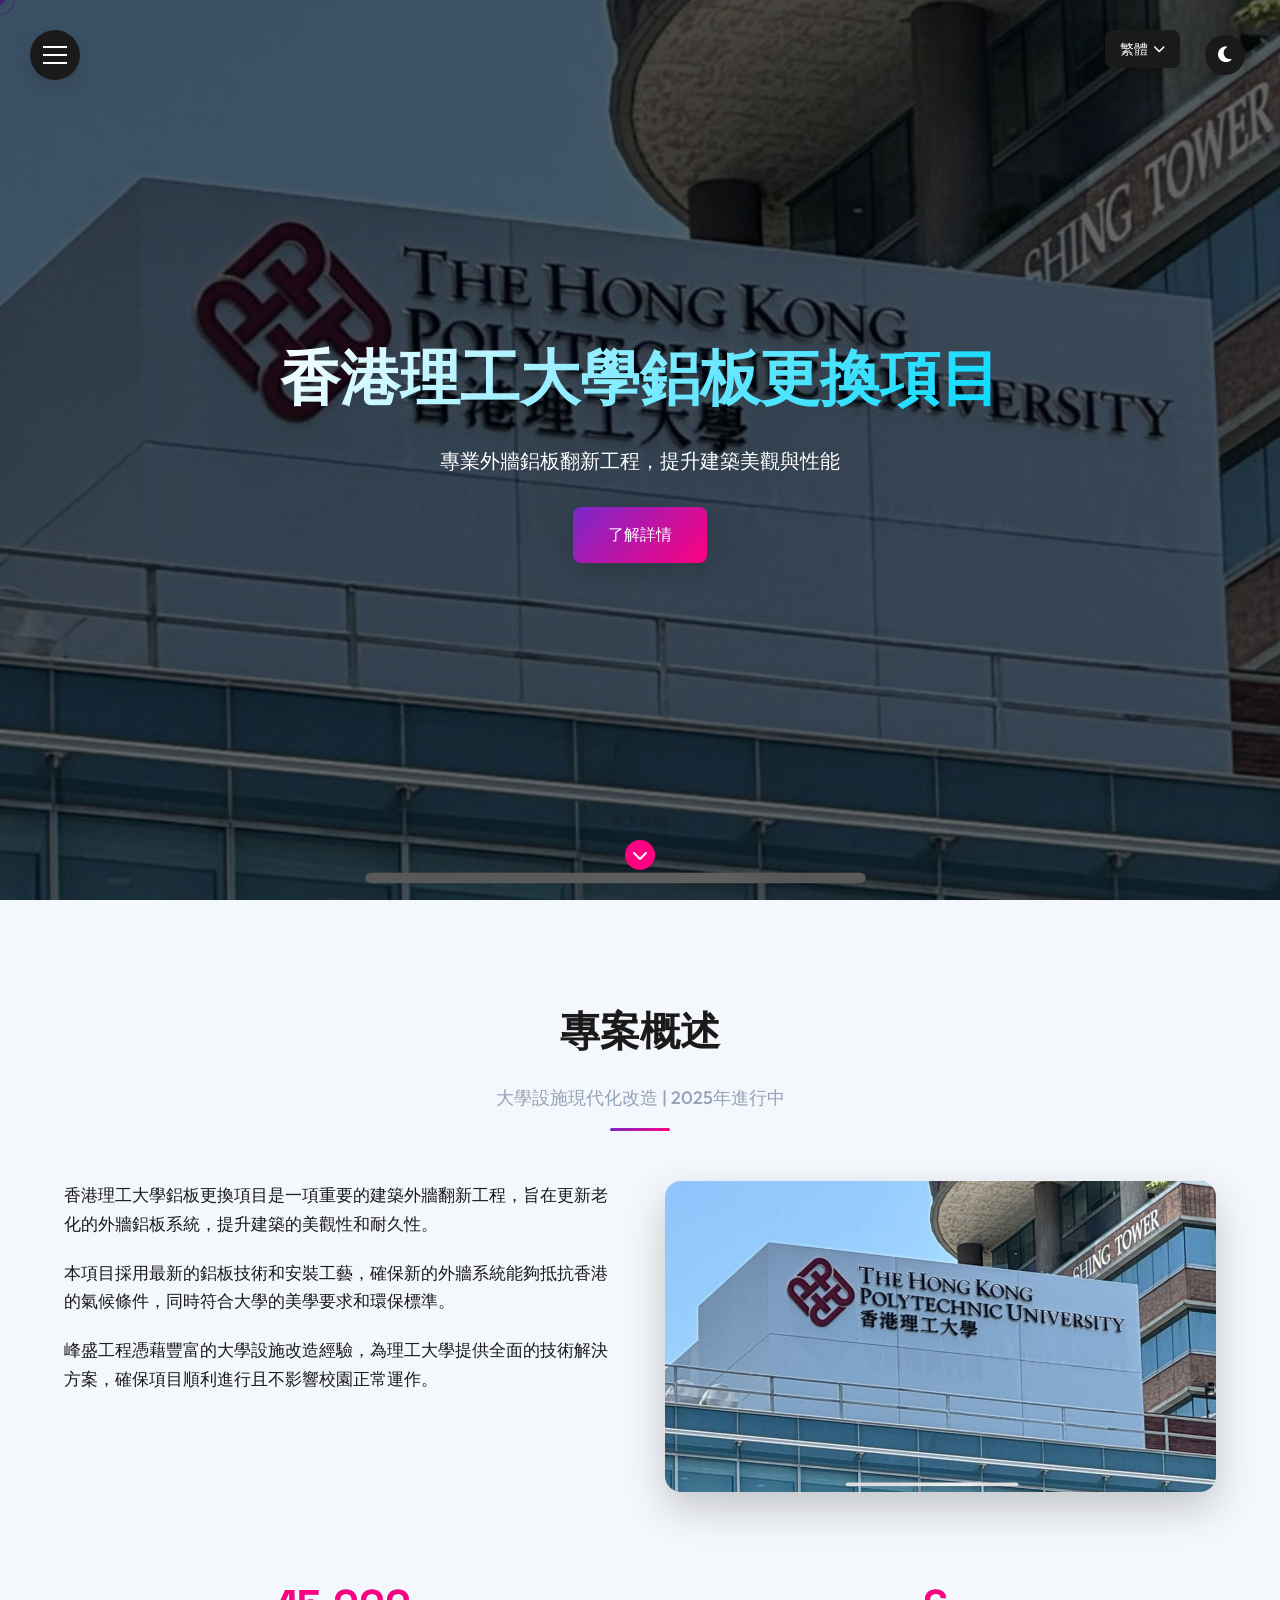
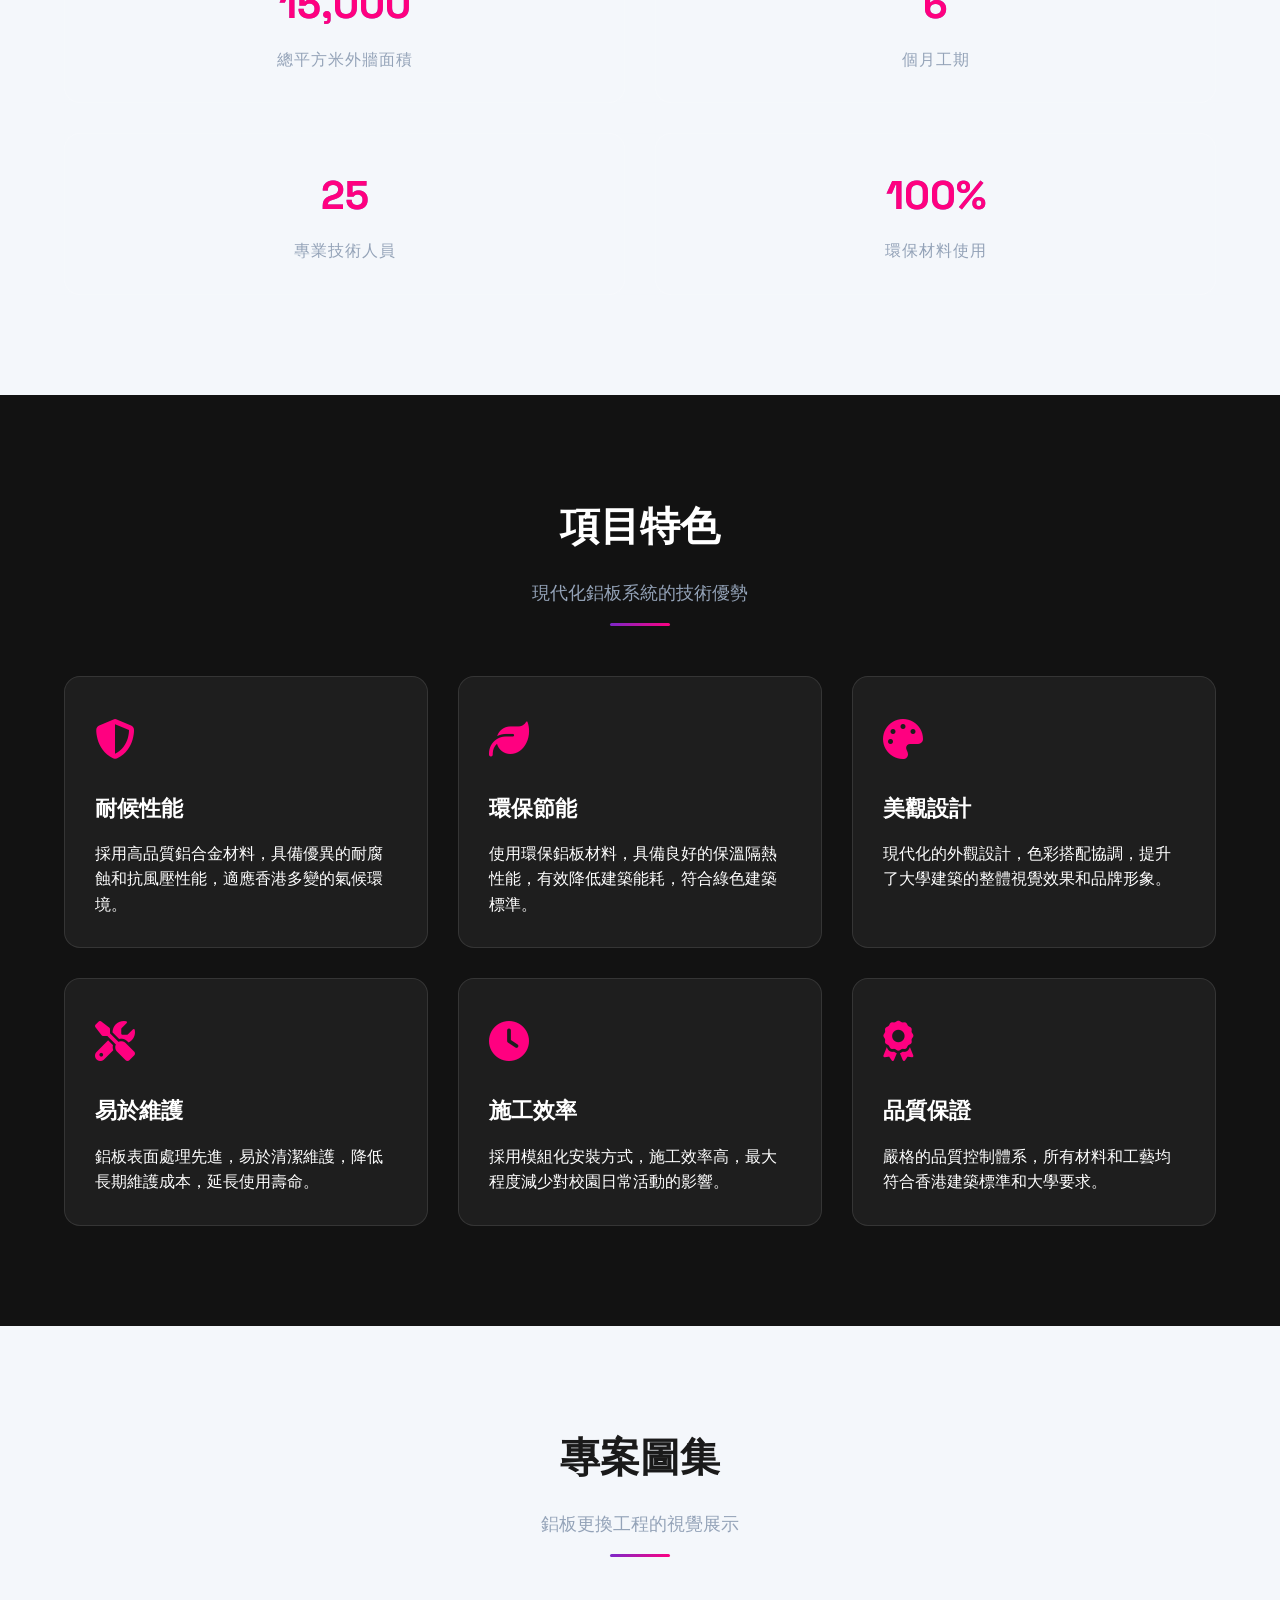
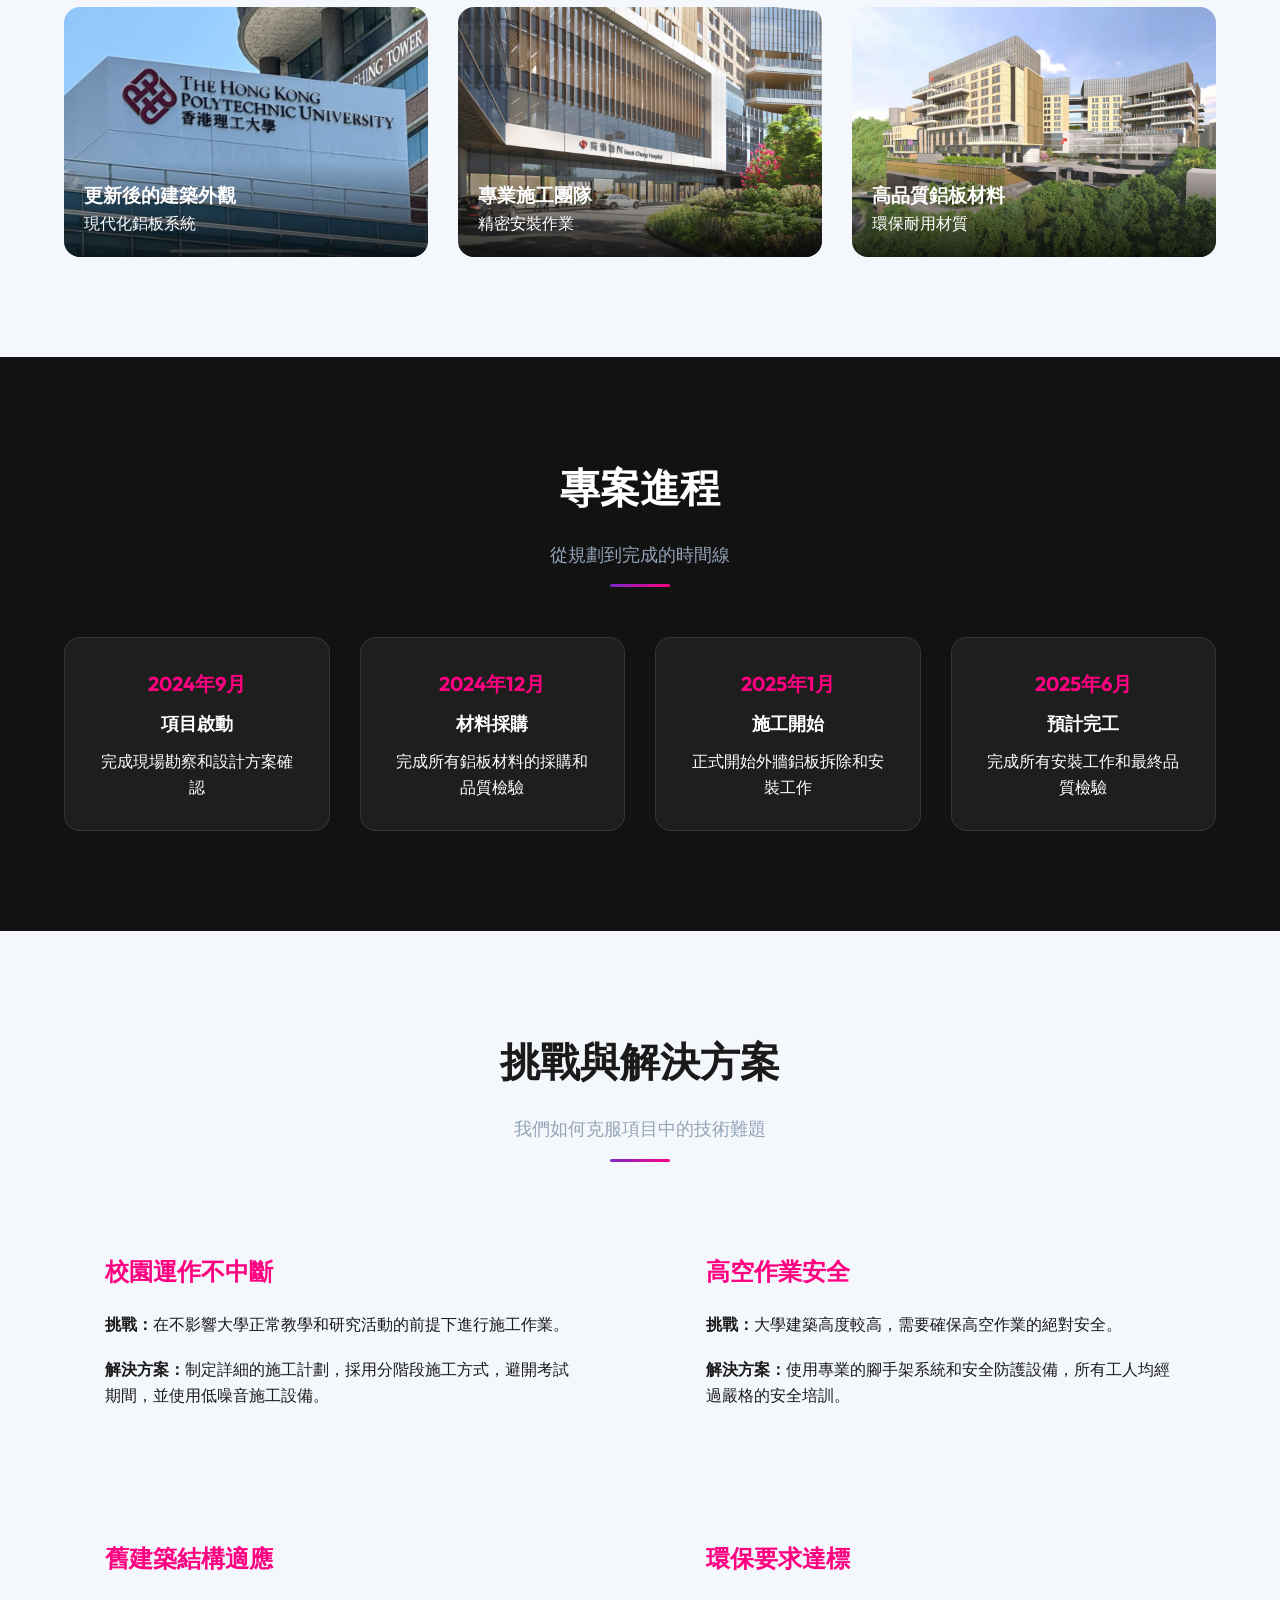
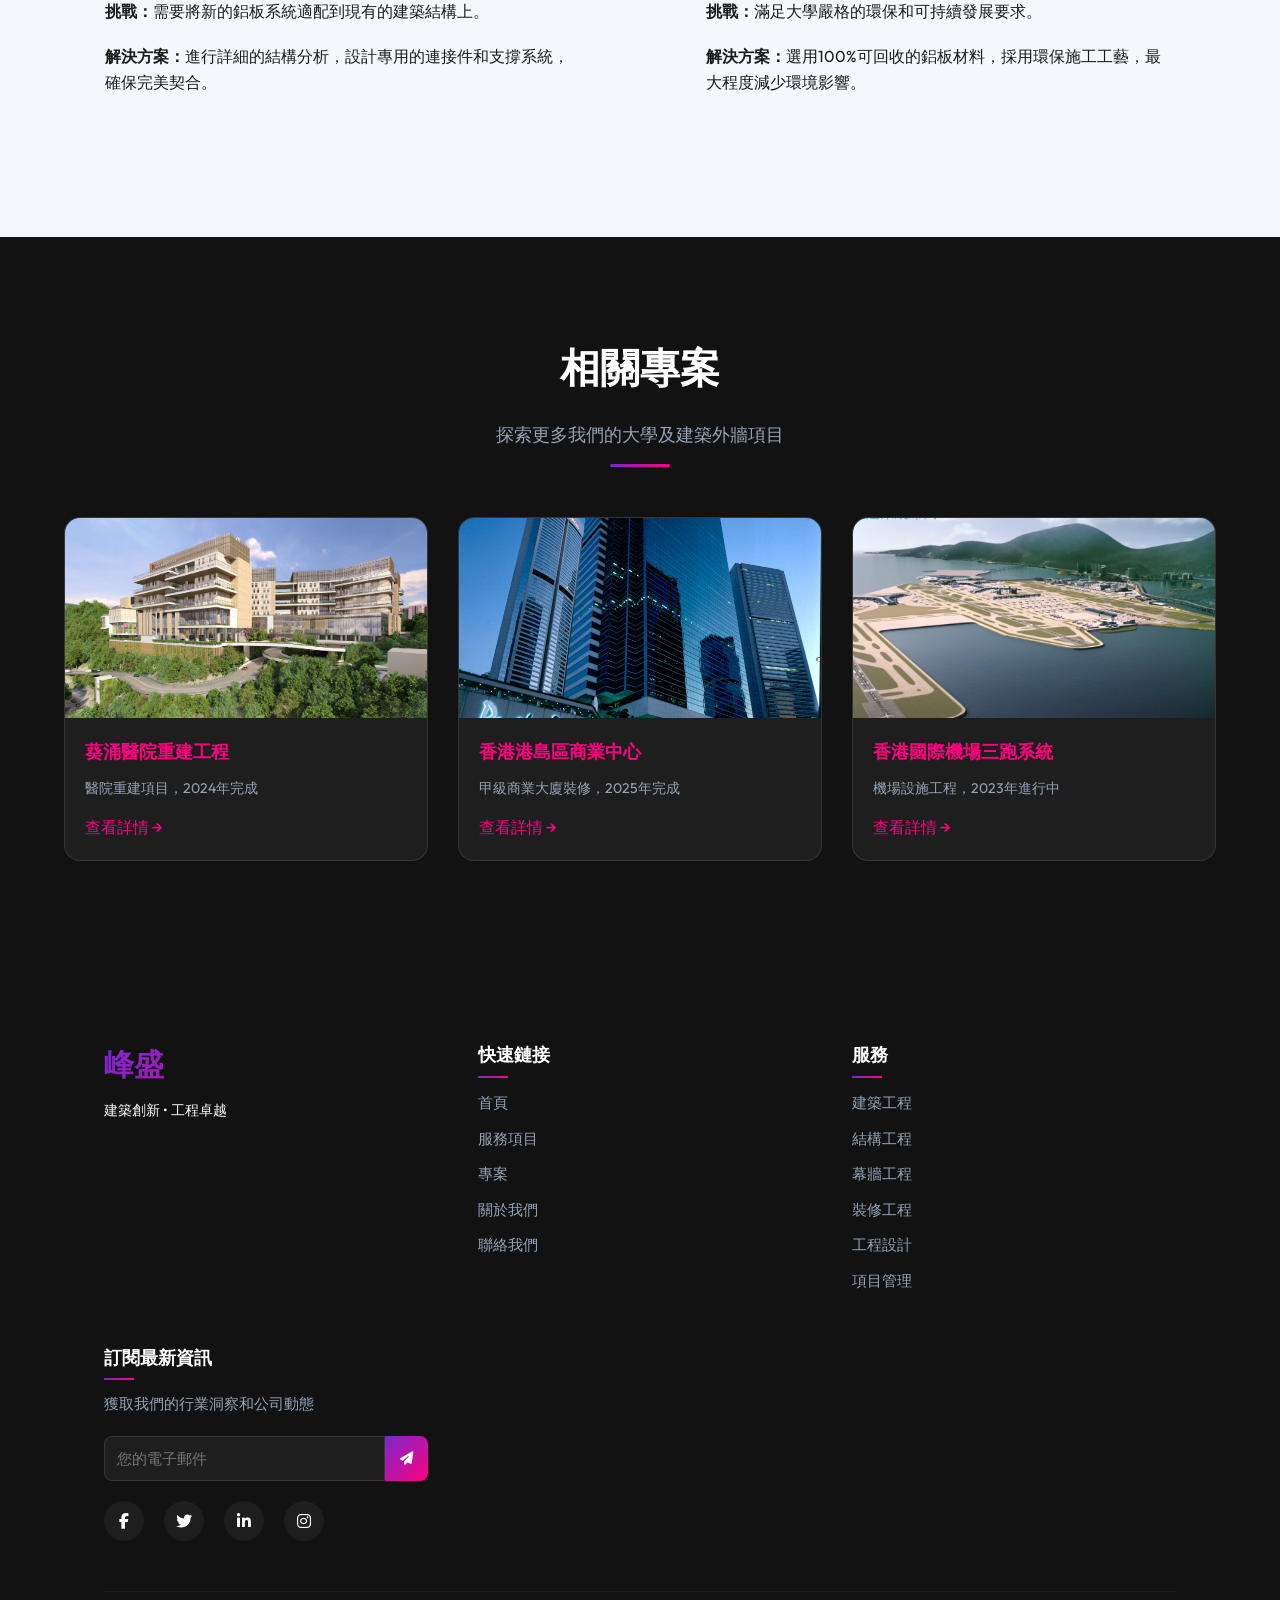
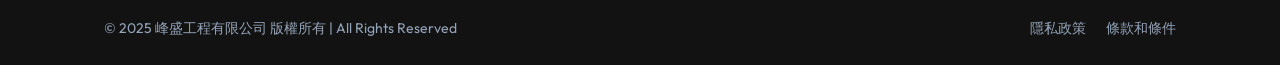
<file: cbd.html>
<!DOCTYPE html>
<html lang="zh-HK">
<head>
    <meta charset="UTF-8">
    <meta name="viewport" content="width=device-width, initial-scale=1.0">
    <title>香港理工大學鋁板更換項目 - 峰盛工程有限公司</title>
    <link rel="stylesheet" href="style.css">
    <link rel="stylesheet" href="https://fonts.googleapis.com/css2?family=Space+Grotesk:wght@300;400;500;600;700&family=Outfit:wght@300;400;500;600;700&display=swap">
    <link rel="stylesheet" href="https://cdnjs.cloudflare.com/ajax/libs/font-awesome/6.4.0/css/all.min.css">
    <script src="js/lang.js" defer></script>
    <style>
        /* Project Page Specific Styles */
        .project-hero {
            height: 100vh;
            position: relative;
            overflow: hidden;
            display: flex;
            align-items: center;
            justify-content: center;
            background: linear-gradient(rgba(0, 0, 0, 0.6), rgba(0, 0, 0, 0.6)), url('images/PU2.jpeg');
            background-size: cover;
            background-position: center;
        }
        
        .project-hero-content {
            text-align: center;
            color: var(--color-text-light);
            max-width: 80rem;
            padding: 0 2rem;
            z-index: 2;
        }
        
        .project-hero-title {
            font-size: 6rem;
            font-weight: 700;
            margin-bottom: 2rem;
            background: linear-gradient(135deg, #fff, var(--color-accent));
            -webkit-background-clip: text;
            background-clip: text;
            color: transparent;
        }
        
        .project-subtitle {
            font-size: 2rem;
            margin-bottom: 3rem;
            color: var(--color-text-light);
        }
        
        .project-section {
            padding: 10rem 5%;
            position: relative;
        }
        
        .project-section.light {
            background-color: var(--color-light);
            color: var(--color-text-dark);
        }
        
        .project-section.dark {
            background-color: var(--color-dark);
            color: var(--color-text-light);
        }
        
        .project-container {
            max-width: 120rem;
            margin: 0 auto;
        }
        
        .overview-grid {
            display: grid;
            grid-template-columns: 1fr 1fr;
            gap: 5rem;
            margin-top: 5rem;
        }
        
        .project-stats {
            display: grid;
            grid-template-columns: repeat(2, 1fr);
            gap: 3rem;
            margin-top: 5rem;
        }
        
        .stat-card {
            background: rgba(255, 255, 255, 0.05);
            padding: 3rem;
            border-radius: var(--radius-lg);
            text-align: center;
            border: 1px solid var(--color-border);
        }
        
        .stat-number {
            font-family: var(--font-heading);
            font-size: 4rem;
            font-weight: 700;
            color: var(--color-secondary);
            margin-bottom: 1rem;
        }
        
        .stat-label {
            font-size: 1.6rem;
            color: var(--color-text-muted);
        }
        
        .features-grid {
            display: grid;
            grid-template-columns: repeat(auto-fill, minmax(30rem, 1fr));
            gap: 3rem;
            margin-top: 5rem;
        }
        
        .feature-card {
            background: rgba(255, 255, 255, 0.05);
            padding: 3rem;
            border-radius: var(--radius-lg);
            border: 1px solid var(--color-border);
            transition: transform var(--transition-normal);
        }
        
        .feature-card:hover {
            transform: translateY(-10px);
        }
        
        .feature-icon {
            font-size: 4rem;
            color: var(--color-secondary);
            margin-bottom: 2rem;
        }
        
        .feature-title {
            font-family: var(--font-heading);
            font-size: 2.2rem;
            margin-bottom: 1.5rem;
        }
        
        .feature-description {
            font-size: 1.6rem;
            line-height: 1.6;
        }
        
        .image-gallery {
            display: grid;
            grid-template-columns: repeat(auto-fill, minmax(35rem, 1fr));
            gap: 3rem;
            margin-top: 5rem;
        }
        
        .gallery-item {
            position: relative;
            border-radius: var(--radius-lg);
            overflow: hidden;
            height: 25rem;
        }
        
        .gallery-item img {
            width: 100%;
            height: 100%;
            object-fit: cover;
            transition: transform var(--transition-slow);
        }
        
        .gallery-item:hover img {
            transform: scale(1.1);
        }
        
        .gallery-overlay {
            position: absolute;
            bottom: 0;
            left: 0;
            right: 0;
            background: linear-gradient(to top, rgba(0,0,0,0.8), transparent);
            padding: 2rem;
            color: white;
        }
        
        .timeline-section {
            padding: 5rem 0;
        }
        
        .timeline-items {
            display: grid;
            grid-template-columns: repeat(auto-fill, minmax(25rem, 1fr));
            gap: 3rem;
            margin-top: 3rem;
        }
        
        .timeline-card {
            background: rgba(255, 255, 255, 0.05);
            padding: 3rem;
            border-radius: var(--radius-lg);
            border: 1px solid var(--color-border);
            text-align: center;
        }
        
        .timeline-date {
            font-size: 2rem;
            font-weight: 700;
            color: var(--color-secondary);
            margin-bottom: 1rem;
        }
        
        .timeline-title {
            font-size: 1.8rem;
            margin-bottom: 1rem;
        }
        
        .challenges-grid {
            display: grid;
            grid-template-columns: 1fr 1fr;
            gap: 5rem;
            margin-top: 5rem;
        }
        
        .challenge-item {
            background: rgba(255, 255, 255, 0.05);
            padding: 4rem;
            border-radius: var(--radius-lg);
            border: 1px solid var(--color-border);
        }
        
        .challenge-title {
            font-family: var(--font-heading);
            font-size: 2.4rem;
            margin-bottom: 2rem;
            color: var(--color-secondary);
        }
        
        .related-projects {
            display: grid;
            grid-template-columns: repeat(auto-fill, minmax(30rem, 1fr));
            gap: 3rem;
            margin-top: 5rem;
        }
        
        .related-card {
            background: rgba(255, 255, 255, 0.05);
            border-radius: var(--radius-lg);
            overflow: hidden;
            border: 1px solid var(--color-border);
            transition: transform var(--transition-normal);
        }
        
        .related-card:hover {
            transform: translateY(-10px);
        }
        
        .related-image {
            height: 20rem;
            overflow: hidden;
        }
        
        .related-image img {
            width: 100%;
            height: 100%;
            object-fit: cover;
        }
        
        .related-content {
            padding: 2rem;
        }
        
        .related-title {
            font-size: 1.8rem;
            margin-bottom: 1rem;
            color: var(--color-secondary);
        }
        
        .related-description {
            font-size: 1.4rem;
            margin-bottom: 1.5rem;
            color: var(--color-text-muted);
        }
        
        .related-link {
            color: var(--color-secondary);
            font-weight: 500;
            text-decoration: none;
            transition: color var(--transition-normal);
        }
        
        .related-link:hover {
            color: var(--color-primary);
        }
        
        @media (max-width: 992px) {
            .overview-grid,
            .challenges-grid {
                grid-template-columns: 1fr;
            }
            
            .project-stats {
                grid-template-columns: 1fr;
            }
        }
        
        @media (max-width: 768px) {
            .project-hero-title {
                font-size: 4rem;
            }
            
            .project-subtitle {
                font-size: 1.8rem;
            }
        }
    </style>
</head>
<body>
    <div class="cursor"></div>
    <div class="cursor-follower"></div>

    <!-- Preloader -->
    <div class="preloader">
        <div class="preloader-inner">
            <div class="cube">
                <div class="side front"></div>
                <div class="side back"></div>
                <div class="side top"></div>
                <div class="side bottom"></div>
                <div class="side left"></div>
                <div class="side right"></div>
            </div>
            <h2 class="loading-text">LOADING<span>...</span></h2>
        </div>
    </div>

    <div class="theme-toggle">
        <div class="toggle-icon">
            <i class="fas fa-moon"></i>
        </div>
    </div>

    <div class="lang-selector">
        <div class="lang-btn">
            繁體 <i class="fas fa-chevron-down"></i>
        </div>
        <div class="lang-dropdown">
            <ul>
                <li><a href="#" data-lang="zh-hant">繁體</a></li>
                <li><a href="#" data-lang="en">EN</a></li>
                <li><a href="#" data-lang="zh-hans">简体</a></li>
            </ul>
        </div>
    </div>

    <div class="navigation-panel">
        <div class="nav-toggle">
            <span></span>
            <span></span>
            <span></span>
        </div>
        <div class="nav-menu">
            <div class="nav-brand">
                <div class="logo">峰盛</div>
                <div class="logo-text">TOP CHANCE ENGINEERING</div>
            </div>
            <nav>
                <ul>
                    <li><a href="index.html" class="nav-link" data-text="首頁">首頁</a></li>
                    <li><a href="index.html#services" class="nav-link" data-text="服務項目">服務項目</a></li>
                    <li><a href="index.html#projects" class="nav-link" data-text="專案">專案</a></li>
                    <li><a href="index.html#about" class="nav-link" data-text="關於我們">關於我們</a></li>
                    <li><a href="index.html#contact" class="nav-link" data-text="聯絡我們">聯絡我們</a></li>
                </ul>
            </nav>
            <div class="nav-footer">
                <div class="social-links">
                    <a href="#"><i class="fab fa-facebook-f"></i></a>
                    <a href="#"><i class="fab fa-twitter"></i></a>
                    <a href="#"><i class="fab fa-linkedin-in"></i></a>
                    <a href="#"><i class="fab fa-instagram"></i></a>
                </div>
            </div>
        </div>
    </div>

    <main>
        <!-- Hero Section -->
        <section class="project-hero">
            <div class="project-hero-content">
                <h1 class="project-hero-title">香港理工大學鋁板更換項目</h1>
                <p class="project-subtitle">專業外牆鋁板翻新工程，提升建築美觀與性能</p>
                <a href="#project-overview" class="btn-primary">了解詳情</a>
            </div>
            <div class="scroll-indicator">
                <span>向下滾動</span>
                <div class="scroll-arrow">
                    <i class="fas fa-chevron-down"></i>
                </div>
            </div>
        </section>

        <!-- Project Overview Section -->
        <section id="project-overview" class="project-section light">
            <div class="project-container">
                <div class="section-intro">
                    <h2 class="section-title">專案概述</h2>
                    <p class="section-subtitle">大學設施現代化改造 | 2025年進行中</p>
                    <div class="section-divider"></div>
                </div>

                <div class="overview-grid">
                    <div>
                        <p style="font-size: 1.7rem; margin-bottom: 2rem; line-height: 1.7;">
                            香港理工大學鋁板更換項目是一項重要的建築外牆翻新工程，旨在更新老化的外牆鋁板系統，提升建築的美觀性和耐久性。
                        </p>
                        <p style="font-size: 1.7rem; margin-bottom: 2rem; line-height: 1.7;">
                            本項目採用最新的鋁板技術和安裝工藝，確保新的外牆系統能夠抵抗香港的氣候條件，同時符合大學的美學要求和環保標準。
                        </p>
                        <p style="font-size: 1.7rem; line-height: 1.7;">
                            峰盛工程憑藉豐富的大學設施改造經驗，為理工大學提供全面的技術解決方案，確保項目順利進行且不影響校園正常運作。
                        </p>
                    </div>
                    <div>
                        <img src="images/PU2.jpeg" alt="香港理工大學" style="width: 100%; border-radius: var(--radius-lg); box-shadow: var(--shadow-lg);">
                    </div>
                </div>

                <div class="project-stats">
                    <div class="stat-card">
                        <div class="stat-number">15,000</div>
                        <div class="stat-label">總平方米外牆面積</div>
                    </div>
                    <div class="stat-card">
                        <div class="stat-number">6</div>
                        <div class="stat-label">個月工期</div>
                    </div>
                    <div class="stat-card">
                        <div class="stat-number">25</div>
                        <div class="stat-label">專業技術人員</div>
                    </div>
                    <div class="stat-card">
                        <div class="stat-number">100%</div>
                        <div class="stat-label">環保材料使用</div>
                    </div>
                </div>
            </div>
        </section>

        <!-- Features Section -->
        <section class="project-section dark">
            <div class="project-container">
                <div class="section-intro">
                    <h2 class="section-title">項目特色</h2>
                    <p class="section-subtitle">現代化鋁板系統的技術優勢</p>
                    <div class="section-divider"></div>
                </div>

                <div class="features-grid">
                    <div class="feature-card">
                        <div class="feature-icon">
                            <i class="fas fa-shield-alt"></i>
                        </div>
                        <h3 class="feature-title">耐候性能</h3>
                        <p class="feature-description">
                            採用高品質鋁合金材料，具備優異的耐腐蝕和抗風壓性能，適應香港多變的氣候環境。
                        </p>
                    </div>

                    <div class="feature-card">
                        <div class="feature-icon">
                            <i class="fas fa-leaf"></i>
                        </div>
                        <h3 class="feature-title">環保節能</h3>
                        <p class="feature-description">
                            使用環保鋁板材料，具備良好的保溫隔熱性能，有效降低建築能耗，符合綠色建築標準。
                        </p>
                    </div>

                    <div class="feature-card">
                        <div class="feature-icon">
                            <i class="fas fa-palette"></i>
                        </div>
                        <h3 class="feature-title">美觀設計</h3>
                        <p class="feature-description">
                            現代化的外觀設計，色彩搭配協調，提升了大學建築的整體視覺效果和品牌形象。
                        </p>
                    </div>

                    <div class="feature-card">
                        <div class="feature-icon">
                            <i class="fas fa-tools"></i>
                        </div>
                        <h3 class="feature-title">易於維護</h3>
                        <p class="feature-description">
                            鋁板表面處理先進，易於清潔維護，降低長期維護成本，延長使用壽命。
                        </p>
                    </div>

                    <div class="feature-card">
                        <div class="feature-icon">
                            <i class="fas fa-clock"></i>
                        </div>
                        <h3 class="feature-title">施工效率</h3>
                        <p class="feature-description">
                            採用模組化安裝方式，施工效率高，最大程度減少對校園日常活動的影響。
                        </p>
                    </div>

                    <div class="feature-card">
                        <div class="feature-icon">
                            <i class="fas fa-award"></i>
                        </div>
                        <h3 class="feature-title">品質保證</h3>
                        <p class="feature-description">
                            嚴格的品質控制體系，所有材料和工藝均符合香港建築標準和大學要求。
                        </p>
                    </div>
                </div>
            </div>
        </section>

        <!-- Gallery Section -->
        <section class="project-section light">
            <div class="project-container">
                <div class="section-intro">
                    <h2 class="section-title">專案圖集</h2>
                    <p class="section-subtitle">鋁板更換工程的視覺展示</p>
                    <div class="section-divider"></div>
                </div>

                <div class="image-gallery">
                    <div class="gallery-item">
                        <img src="images/PU2.jpeg" alt="理工大學建築外觀">
                        <div class="gallery-overlay">
                            <h3>更新後的建築外觀</h3>
                            <p>現代化鋁板系統</p>
                        </div>
                    </div>
                    <div class="gallery-item">
                        <img src="gzbk84jgnq.jpg" alt="施工過程">
                        <div class="gallery-overlay">
                            <h3>專業施工團隊</h3>
                            <p>精密安裝作業</p>
                        </div>
                    </div>
                    <div class="gallery-item">
                        <img src="6eaj8kacmu.jpg" alt="材料展示">
                        <div class="gallery-overlay">
                            <h3>高品質鋁板材料</h3>
                            <p>環保耐用材質</p>
                        </div>
                    </div>
                </div>
            </div>
        </section>

        <!-- Timeline Section -->
        <section class="project-section dark">
            <div class="project-container">
                <div class="section-intro">
                    <h2 class="section-title">專案進程</h2>
                    <p class="section-subtitle">從規劃到完成的時間線</p>
                    <div class="section-divider"></div>
                </div>

                <div class="timeline-items">
                    <div class="timeline-card">
                        <div class="timeline-date">2024年9月</div>
                        <h3 class="timeline-title">項目啟動</h3>
                        <p>完成現場勘察和設計方案確認</p>
                    </div>
                    <div class="timeline-card">
                        <div class="timeline-date">2024年12月</div>
                        <h3 class="timeline-title">材料採購</h3>
                        <p>完成所有鋁板材料的採購和品質檢驗</p>
                    </div>
                    <div class="timeline-card">
                        <div class="timeline-date">2025年1月</div>
                        <h3 class="timeline-title">施工開始</h3>
                        <p>正式開始外牆鋁板拆除和安裝工作</p>
                    </div>
                    <div class="timeline-card">
                        <div class="timeline-date">2025年6月</div>
                        <h3 class="timeline-title">預計完工</h3>
                        <p>完成所有安裝工作和最終品質檢驗</p>
                    </div>
                </div>
            </div>
        </section>

        <!-- Challenges Section -->
        <section class="project-section light">
            <div class="project-container">
                <div class="section-intro">
                    <h2 class="section-title">挑戰與解決方案</h2>
                    <p class="section-subtitle">我們如何克服項目中的技術難題</p>
                    <div class="section-divider"></div>
                </div>

                <div class="challenges-grid">
                    <div class="challenge-item">
                        <h3 class="challenge-title">校園運作不中斷</h3>
                        <p style="font-size: 1.6rem; line-height: 1.6; margin-bottom: 2rem;">
                            <strong>挑戰：</strong>在不影響大學正常教學和研究活動的前提下進行施工作業。
                        </p>
                        <p style="font-size: 1.6rem; line-height: 1.6;">
                            <strong>解決方案：</strong>制定詳細的施工計劃，採用分階段施工方式，避開考試期間，並使用低噪音施工設備。
                        </p>
                    </div>

                    <div class="challenge-item">
                        <h3 class="challenge-title">高空作業安全</h3>
                        <p style="font-size: 1.6rem; line-height: 1.6; margin-bottom: 2rem;">
                            <strong>挑戰：</strong>大學建築高度較高，需要確保高空作業的絕對安全。
                        </p>
                        <p style="font-size: 1.6rem; line-height: 1.6;">
                            <strong>解決方案：</strong>使用專業的腳手架系統和安全防護設備，所有工人均經過嚴格的安全培訓。
                        </p>
                    </div>

                    <div class="challenge-item">
                        <h3 class="challenge-title">舊建築結構適應</h3>
                        <p style="font-size: 1.6rem; line-height: 1.6; margin-bottom: 2rem;">
                            <strong>挑戰：</strong>需要將新的鋁板系統適配到現有的建築結構上。
                        </p>
                        <p style="font-size: 1.6rem; line-height: 1.6;">
                            <strong>解決方案：</strong>進行詳細的結構分析，設計專用的連接件和支撐系統，確保完美契合。
                        </p>
                    </div>

                    <div class="challenge-item">
                        <h3 class="challenge-title">環保要求達標</h3>
                        <p style="font-size: 1.6rem; line-height: 1.6; margin-bottom: 2rem;">
                            <strong>挑戰：</strong>滿足大學嚴格的環保和可持續發展要求。
                        </p>
                        <p style="font-size: 1.6rem; line-height: 1.6;">
                            <strong>解決方案：</strong>選用100%可回收的鋁板材料，採用環保施工工藝，最大程度減少環境影響。
                        </p>
                    </div>
                </div>
            </div>
        </section>

        <!-- Related Projects Section -->
        <section class="project-section dark">
            <div class="project-container">
                <div class="section-intro">
                    <h2 class="section-title">相關專案</h2>
                    <p class="section-subtitle">探索更多我們的大學及建築外牆項目</p>
                    <div class="section-divider"></div>
                </div>

                <div class="related-projects">
                    <div class="related-card">
                        <div class="related-image">
                            <img src="images/KCH2.jpg" alt="葵涌醫院">
                        </div>
                        <div class="related-content">
                            <h3 class="related-title">葵涌醫院重建工程</h3>
                            <p class="related-description">醫院重建項目，2024年完成</p>
                            <a href="KCH2.html" class="related-link">查看詳情 →</a>
                        </div>
                    </div>

                    <div class="related-card">
                        <div class="related-image">
                            <img src="images/OP1.jpg" alt="港島商業中心">
                        </div>
                        <div class="related-content">
                            <h3 class="related-title">香港港島區商業中心</h3>
                            <p class="related-description">甲級商業大廈裝修，2025年完成</p>
                            <a href="hongkong-commercial.html" class="related-link">查看詳情 →</a>
                        </div>
                    </div>

                    <div class="related-card">
                        <div class="related-image">
                            <img src="images/HK-airport 3 runway.png" alt="機場三跑">
                        </div>
                        <div class="related-content">
                            <h3 class="related-title">香港國際機場三跑系統</h3>
                            <p class="related-description">機場設施工程，2023年進行中</p>
                            <a href="Airport.html" class="related-link">查看詳情 →</a>
                        </div>
                    </div>
                </div>
            </div>
        </section>
    </main>

    <footer class="site-footer">
        <div class="footer-container">
            <div class="footer-top">
                <div class="footer-logo">
                    <div class="logo">峰盛</div>
                    <p>建築創新 • 工程卓越</p>
                </div>
                
                <div class="footer-links">
                    <h3>快速鏈接</h3>
                    <ul>
                        <li><a href="index.html">首頁</a></li>
                        <li><a href="index.html#services">服務項目</a></li>
                        <li><a href="index.html#projects">專案</a></li>
                        <li><a href="index.html#about">關於我們</a></li>
                        <li><a href="index.html#contact">聯絡我們</a></li>
                    </ul>
                </div>
                
                <div class="footer-services">
                    <h3>服務</h3>
                    <ul>
                        <li><a href="#">建築工程</a></li>
                        <li><a href="#">結構工程</a></li>
                        <li><a href="#">幕牆工程</a></li>
                        <li><a href="#">裝修工程</a></li>
                        <li><a href="#">工程設計</a></li>
                        <li><a href="#">項目管理</a></li>
                    </ul>
                </div>
                
                <div class="footer-newsletter">
                    <h3>訂閱最新資訊</h3>
                    <p>獲取我們的行業洞察和公司動態</p>
                    <form class="newsletter-form">
                        <input type="email" placeholder="您的電子郵件">
                        <button type="submit"><i class="fas fa-paper-plane"></i></button>
                    </form>
                    <div class="social-links">
                        <a href="#"><i class="fab fa-facebook-f"></i></a>
                        <a href="#"><i class="fab fa-twitter"></i></a>
                        <a href="#"><i class="fab fa-linkedin-in"></i></a>
                        <a href="#"><i class="fab fa-instagram"></i></a>
                    </div>
                </div>
            </div>
            
            <div class="footer-bottom">
                <p>&copy; 2025 峰盛工程有限公司 版權所有 | All Rights Reserved</p>
                <div class="footer-legal">
                    <a href="privacy-policy.html">隱私政策</a>
                    <a href="#">條款和條件</a>
                </div>
            </div>
        </div>
    </footer>

    <script>
        // Preloader
        window.addEventListener('load', function() {
            setTimeout(function() {
                document.querySelector('.preloader').classList.add('hide');
            }, 1500);
        });

        // Theme Toggle
        const themeToggle = document.querySelector('.theme-toggle');
        const toggleIcon = document.querySelector('.toggle-icon i');
        
        themeToggle.addEventListener('click', function() {
            document.body.classList.toggle('dark-mode');
            toggleIcon.classList.toggle('fa-moon');
            toggleIcon.classList.toggle('fa-sun');
        });

        // Navigation Toggle
        const navToggle = document.querySelector('.nav-toggle');
        const navMenu = document.querySelector('.nav-menu');
        
        navToggle.addEventListener('click', function() {
            navToggle.classList.toggle('active');
            navMenu.classList.toggle('active');
            document.body.classList.toggle('nav-open');
        });

        // Custom Cursor
        const cursor = document.querySelector('.cursor');
        const cursorFollower = document.querySelector('.cursor-follower');
        
        document.addEventListener('mousemove', function(e) {
            cursor.style.left = e.clientX + 'px';
            cursor.style.top = e.clientY + 'px';
            
            setTimeout(function() {
                cursorFollower.style.left = e.clientX + 'px';
                cursorFollower.style.top = e.clientY + 'px';
            }, 100);
        });

        // Language selector
        const langBtn = document.querySelector('.lang-btn');
        const langDropdown = document.querySelector('.lang-dropdown');
        
        langBtn.addEventListener('click', function() {
            langBtn.classList.toggle('active');
            langDropdown.classList.toggle('active');
        });
        
        // Close dropdown when clicking outside
        document.addEventListener('click', function(e) {
            if (!langBtn.contains(e.target) && !langDropdown.contains(e.target)) {
                langBtn.classList.remove('active');
                langDropdown.classList.remove('active');
            }
        });

        // Animate elements when they come into view
        const animateOnScroll = function() {
            const elements = document.querySelectorAll('.feature-card, .stat-card, .timeline-card, .challenge-item, .related-card');
            
            elements.forEach(el => {
                const rect = el.getBoundingClientRect();
                const windowHeight = window.innerHeight;
                
                if (rect.top <= windowHeight * 0.85) {
                    el.classList.add('aos-animate');
                }
            });
        };
        
        window.addEventListener('scroll', animateOnScroll);
        window.addEventListener('load', animateOnScroll);
    </script>
</body>
</html>
</file>
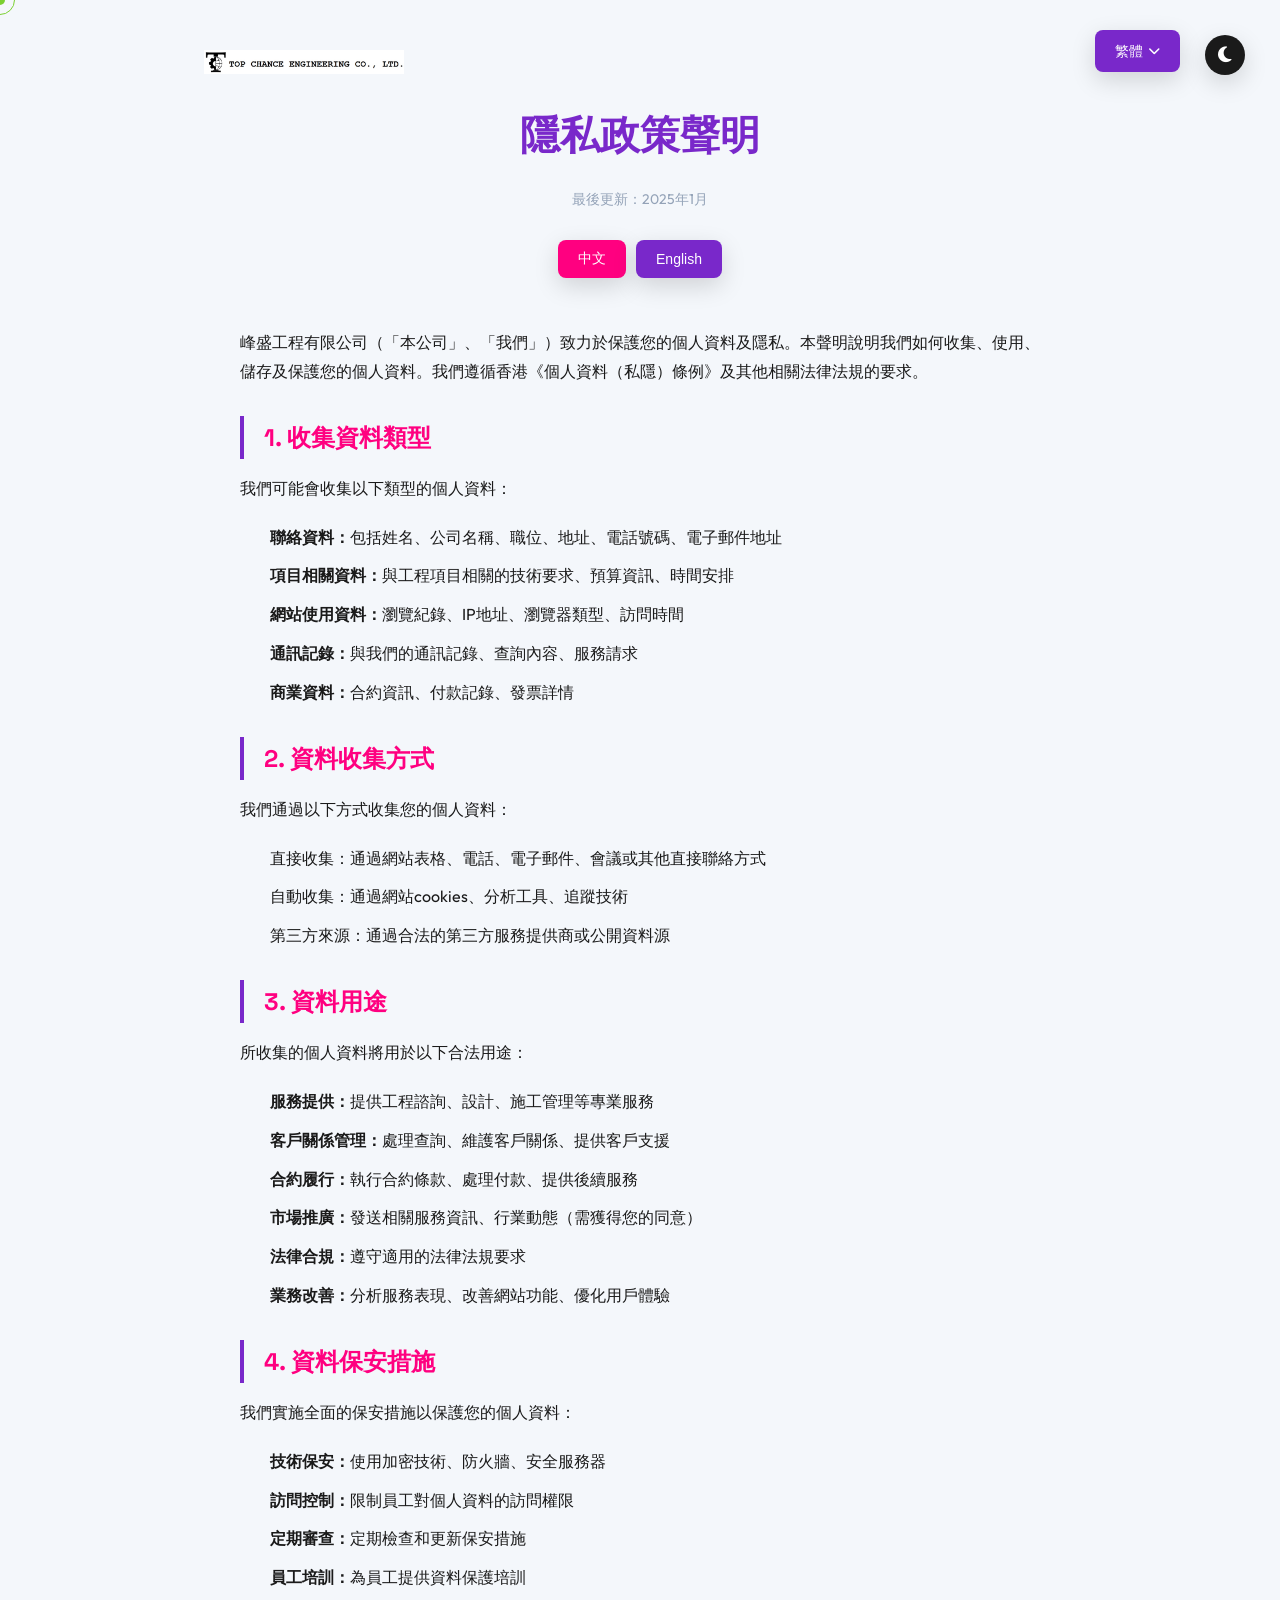
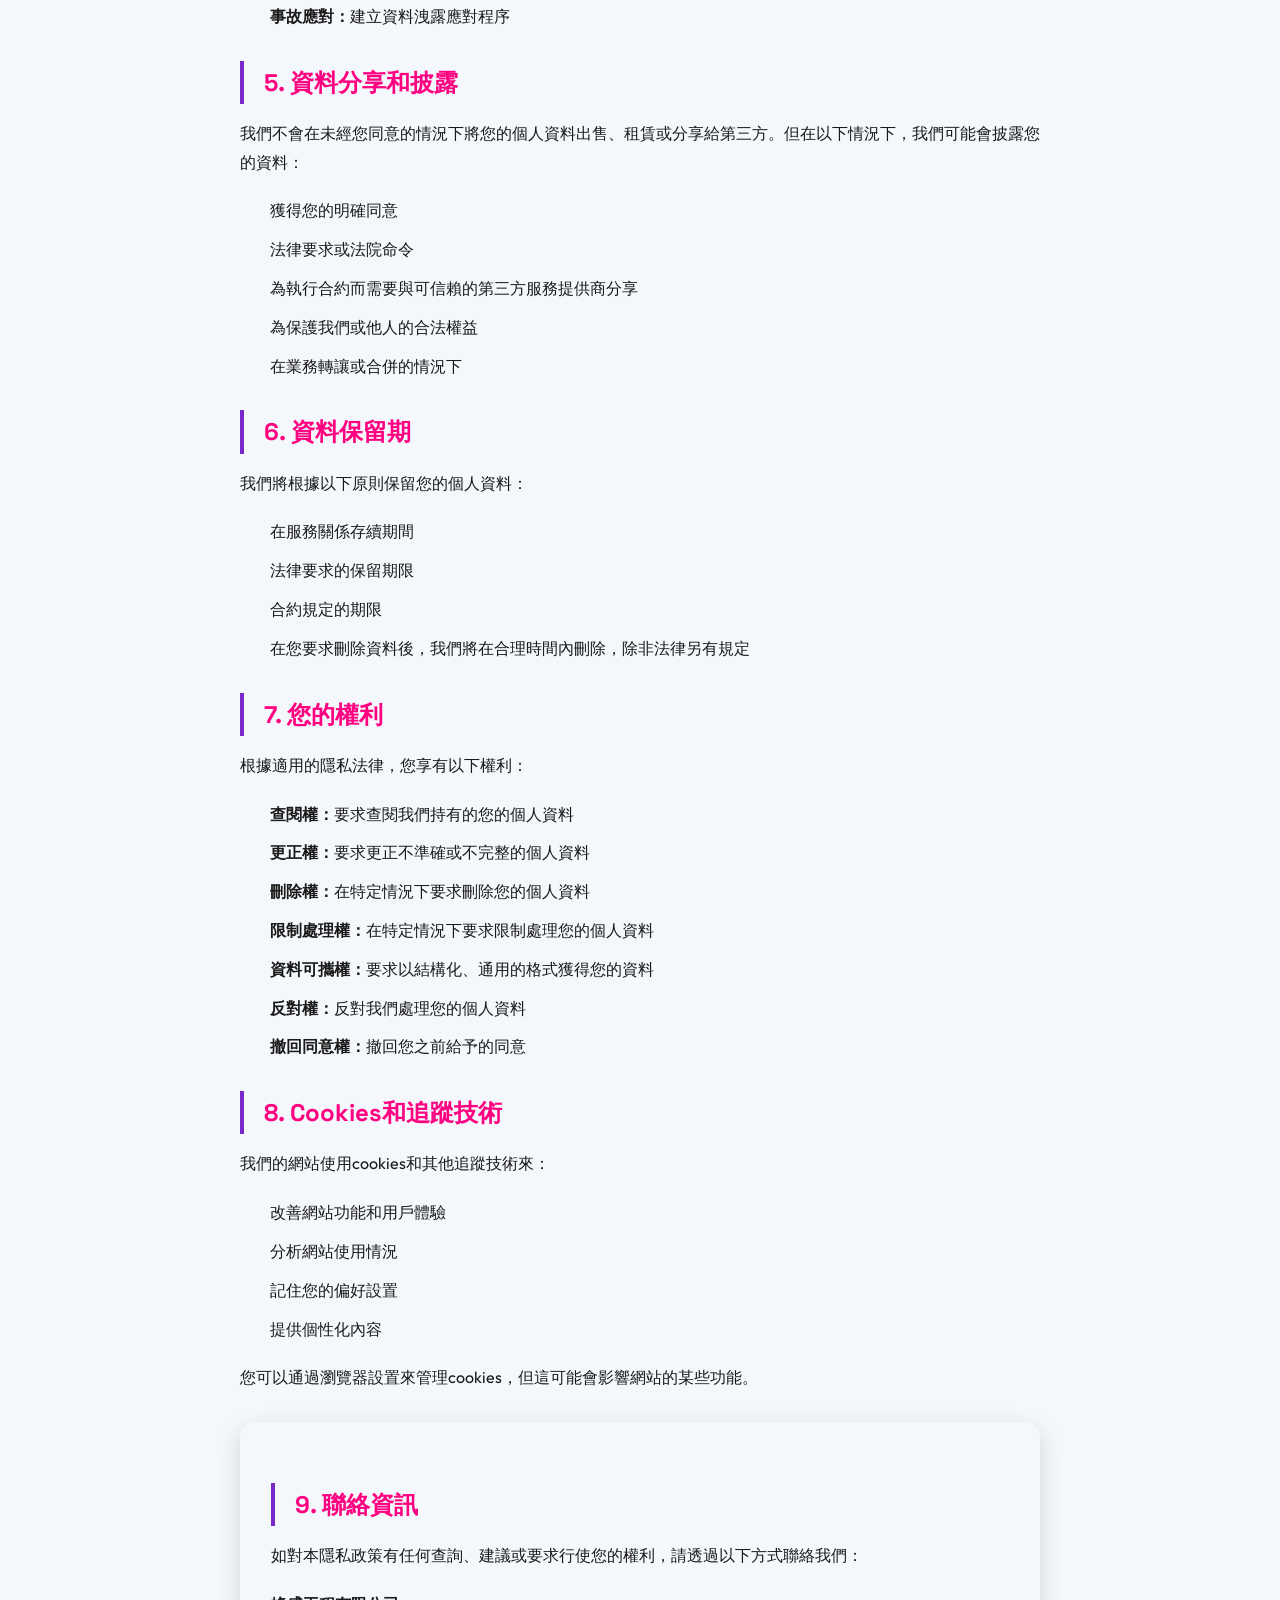
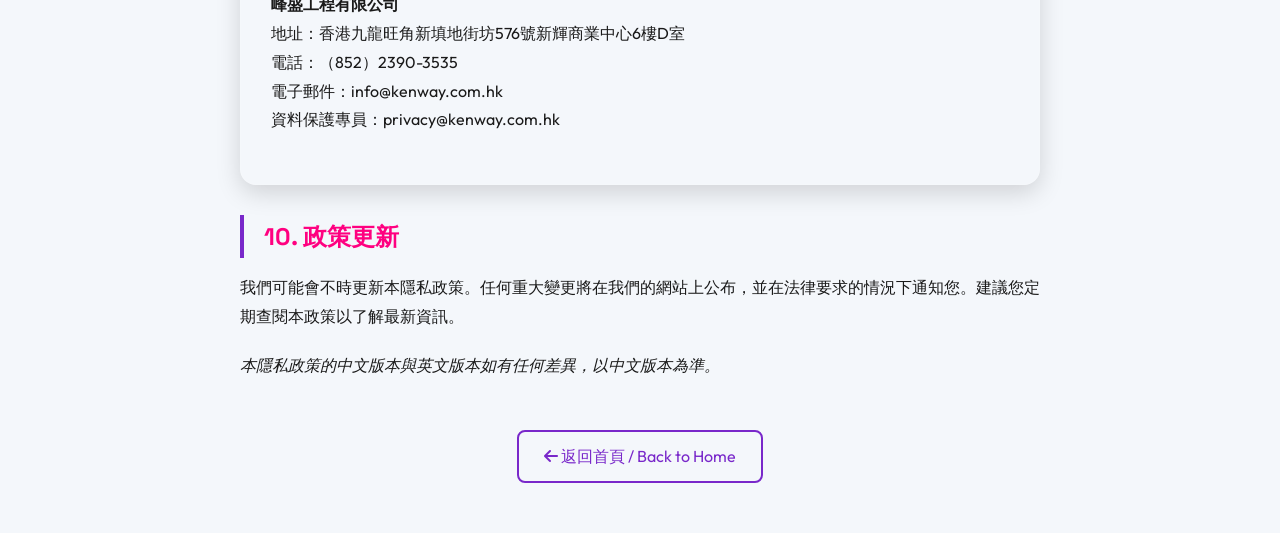
<file: dy3idjvmnp.html>
<!DOCTYPE html>
<html lang="zh-HK">
<head>
    <meta charset="UTF-8">
    <meta name="viewport" content="width=device-width, initial-scale=1.0">
    <title>隱私政策 - 峰盛工程有限公司</title>
    <link rel="stylesheet" href="style.css">
    <link rel="stylesheet" href="https://fonts.googleapis.com/css2?family=Space+Grotesk:wght@300;400;500;600;700&family=Outfit:wght@300;400;500;600;700&display=swap">
    <link rel="stylesheet" href="https://cdnjs.cloudflare.com/ajax/libs/font-awesome/6.4.0/css/all.min.css">
    <script src="js/lang.js" defer></script>
    <style>
        .privacy-container {
            max-width: 100rem;
            margin: 0 auto;
            padding: 5rem 5%;
            background-color: var(--color-light);
            color: var(--color-text-dark);
            transition: background-color var(--transition-normal), color var(--transition-normal);
        }

        .dark-mode .privacy-container {
            background-color: var(--color-dark);
            color: var(--color-text-light);
        }

        .privacy-header {
            text-align: center;
            margin-bottom: 5rem;
        }

        .privacy-logo {
            max-width: 20rem;
            margin-bottom: 3rem;
        }

        .privacy-title {
            font-family: var(--font-heading);
            font-size: 4rem;
            font-weight: 700;
            margin-bottom: 2rem;
            color: var(--color-primary);
        }

        .last-updated {
            font-size: 1.4rem;
            color: var(--color-text-muted);
            margin-bottom: 3rem;
        }

        .lang-switch {
            display: flex;
            justify-content: center;
            gap: 1rem;
            margin-bottom: 3rem;
        }

        .lang-btn {
            padding: 1rem 2rem;
            background-color: var(--color-primary);
            color: var(--color-text-light);
            border: none;
            border-radius: var(--radius-md);
            cursor: pointer;
            font-size: 1.4rem;
            transition: all var(--transition-normal);
        }

        .lang-btn.active {
            background-color: var(--color-secondary);
        }

        .lang-btn:hover {
            background-color: var(--color-secondary);
            transform: translateY(-2px);
        }

        .privacy-content {
            max-width: 80rem;
            margin: 0 auto;
            line-height: 1.8;
        }

        .privacy-content h2 {
            font-family: var(--font-heading);
            font-size: 2.4rem;
            margin: 3rem 0 1.5rem 0;
            color: var(--color-secondary);
            border-left: 4px solid var(--color-primary);
            padding-left: 2rem;
        }

        .privacy-content p {
            font-size: 1.6rem;
            margin-bottom: 2rem;
            text-align: justify;
        }

        .privacy-content ul {
            margin: 2rem 0;
            padding-left: 3rem;
        }

        .privacy-content li {
            font-size: 1.6rem;
            margin-bottom: 1rem;
        }

        .contact-info {
            background: rgba(255, 255, 255, 0.05);
            padding: 3rem;
            border-radius: var(--radius-lg);
            margin: 3rem 0;
            border: 1px solid var(--color-border);
        }

        .download-section {
            text-align: center;
            margin: 5rem 0;
        }

        .download-btn {
            display: inline-block;
            padding: 1.5rem 3rem;
            background: var(--gradient-primary);
            color: var(--color-text-light);
            text-decoration: none;
            border-radius: var(--radius-md);
            font-size: 1.6rem;
            font-weight: 500;
            transition: all var(--transition-normal);
            box-shadow: var(--shadow-md);
        }

        .download-btn:hover {
            transform: translateY(-3px);
            box-shadow: var(--shadow-lg);
        }

        .hidden {
            display: none;
        }

        .back-to-home {
            text-align: center;
            margin-top: 5rem;
        }

        .back-btn {
            display: inline-block;
            padding: 1.2rem 2.5rem;
            background-color: transparent;
            color: var(--color-primary);
            border: 2px solid var(--color-primary);
            border-radius: var(--radius-md);
            text-decoration: none;
            font-size: 1.6rem;
            transition: all var(--transition-normal);
        }

        .back-btn:hover {
            background-color: var(--color-primary);
            color: var(--color-text-light);
            transform: translateY(-2px);
        }

        @media (max-width: 768px) {
            .privacy-container {
                padding: 3rem 3%;
            }

            .privacy-title {
                font-size: 3rem;
            }

            .privacy-content h2 {
                font-size: 2rem;
            }

            .lang-switch {
                flex-direction: column;
                align-items: center;
            }

            .lang-btn {
                width: 20rem;
            }
        }
    </style>
</head>
<body>
    <div class="cursor"></div>
    <div class="cursor-follower"></div>

    <div class="theme-toggle">
        <div class="toggle-icon">
            <i class="fas fa-moon"></i>
        </div>
    </div>

    <div class="lang-selector">
        <div class="lang-btn">
            繁體 <i class="fas fa-chevron-down"></i>
        </div>
        <div class="lang-dropdown">
            <ul>
                <li><a href="#" data-lang="zh-hant">繁體</a></li>
                <li><a href="#" data-lang="en">EN</a></li>
                <li><a href="#" data-lang="zh-hans">简体</a></li>
            </ul>
        </div>
    </div>

    <div class="privacy-container">
        <div class="privacy-header">
            <img src="images/88.jpeg" alt="峰盛工程有限公司標誌" class="privacy-logo">
            <h1 class="privacy-title">隱私政策聲明</h1>
            <p class="last-updated">最後更新：2025年1月</p>
            
            <div class="lang-switch">
                <button class="lang-btn active" onclick="switchLang('zh')">中文</button>
                <button class="lang-btn" onclick="switchLang('en')">English</button>
            </div>
        </div>

        <div id="privacy-zh" class="privacy-content">
            <p>峰盛工程有限公司（「本公司」、「我們」）致力於保護您的個人資料及隱私。本聲明說明我們如何收集、使用、儲存及保護您的個人資料。我們遵循香港《個人資料（私隱）條例》及其他相關法律法規的要求。</p>
            
            <h2>1. 收集資料類型</h2>
            <p>我們可能會收集以下類型的個人資料：</p>
            <ul>
                <li><strong>聯絡資料：</strong>包括姓名、公司名稱、職位、地址、電話號碼、電子郵件地址</li>
                <li><strong>項目相關資料：</strong>與工程項目相關的技術要求、預算資訊、時間安排</li>
                <li><strong>網站使用資料：</strong>瀏覽紀錄、IP地址、瀏覽器類型、訪問時間</li>
                <li><strong>通訊記錄：</strong>與我們的通訊記錄、查詢內容、服務請求</li>
                <li><strong>商業資料：</strong>合約資訊、付款記錄、發票詳情</li>
            </ul>

            <h2>2. 資料收集方式</h2>
            <p>我們通過以下方式收集您的個人資料：</p>
            <ul>
                <li>直接收集：通過網站表格、電話、電子郵件、會議或其他直接聯絡方式</li>
                <li>自動收集：通過網站cookies、分析工具、追蹤技術</li>
                <li>第三方來源：通過合法的第三方服務提供商或公開資料源</li>
            </ul>

            <h2>3. 資料用途</h2>
            <p>所收集的個人資料將用於以下合法用途：</p>
            <ul>
                <li><strong>服務提供：</strong>提供工程諮詢、設計、施工管理等專業服務</li>
                <li><strong>客戶關係管理：</strong>處理查詢、維護客戶關係、提供客戶支援</li>
                <li><strong>合約履行：</strong>執行合約條款、處理付款、提供後續服務</li>
                <li><strong>市場推廣：</strong>發送相關服務資訊、行業動態（需獲得您的同意）</li>
                <li><strong>法律合規：</strong>遵守適用的法律法規要求</li>
                <li><strong>業務改善：</strong>分析服務表現、改善網站功能、優化用戶體驗</li>
            </ul>

            <h2>4. 資料保安措施</h2>
            <p>我們實施全面的保安措施以保護您的個人資料：</p>
            <ul>
                <li><strong>技術保安：</strong>使用加密技術、防火牆、安全服務器</li>
                <li><strong>訪問控制：</strong>限制員工對個人資料的訪問權限</li>
                <li><strong>定期審查：</strong>定期檢查和更新保安措施</li>
                <li><strong>員工培訓：</strong>為員工提供資料保護培訓</li>
                <li><strong>事故應對：</strong>建立資料洩露應對程序</li>
            </ul>

            <h2>5. 資料分享和披露</h2>
            <p>我們不會在未經您同意的情況下將您的個人資料出售、租賃或分享給第三方。但在以下情況下，我們可能會披露您的資料：</p>
            <ul>
                <li>獲得您的明確同意</li>
                <li>法律要求或法院命令</li>
                <li>為執行合約而需要與可信賴的第三方服務提供商分享</li>
                <li>為保護我們或他人的合法權益</li>
                <li>在業務轉讓或合併的情況下</li>
            </ul>

            <h2>6. 資料保留期</h2>
            <p>我們將根據以下原則保留您的個人資料：</p>
            <ul>
                <li>在服務關係存續期間</li>
                <li>法律要求的保留期限</li>
                <li>合約規定的期限</li>
                <li>在您要求刪除資料後，我們將在合理時間內刪除，除非法律另有規定</li>
            </ul>

            <h2>7. 您的權利</h2>
            <p>根據適用的隱私法律，您享有以下權利：</p>
            <ul>
                <li><strong>查閱權：</strong>要求查閱我們持有的您的個人資料</li>
                <li><strong>更正權：</strong>要求更正不準確或不完整的個人資料</li>
                <li><strong>刪除權：</strong>在特定情況下要求刪除您的個人資料</li>
                <li><strong>限制處理權：</strong>在特定情況下要求限制處理您的個人資料</li>
                <li><strong>資料可攜權：</strong>要求以結構化、通用的格式獲得您的資料</li>
                <li><strong>反對權：</strong>反對我們處理您的個人資料</li>
                <li><strong>撤回同意權：</strong>撤回您之前給予的同意</li>
            </ul>

            <h2>8. Cookies和追蹤技術</h2>
            <p>我們的網站使用cookies和其他追蹤技術來：</p>
            <ul>
                <li>改善網站功能和用戶體驗</li>
                <li>分析網站使用情況</li>
                <li>記住您的偏好設置</li>
                <li>提供個性化內容</li>
            </ul>
            <p>您可以通過瀏覽器設置來管理cookies，但這可能會影響網站的某些功能。</p>

            <div class="contact-info">
                <h2>9. 聯絡資訊</h2>
                <p>如對本隱私政策有任何查詢、建議或要求行使您的權利，請透過以下方式聯絡我們：</p>
                <p><strong>峰盛工程有限公司</strong><br>
                地址：香港九龍旺角新填地街坊576號新輝商業中心6樓D室<br>
                電話：（852）2390-3535<br>
                電子郵件：info@kenway.com.hk<br>
                資料保護專員：privacy@kenway.com.hk</p>
            </div>

            <h2>10. 政策更新</h2>
            <p>我們可能會不時更新本隱私政策。任何重大變更將在我們的網站上公布，並在法律要求的情況下通知您。建議您定期查閱本政策以了解最新資訊。</p>

            <p><em>本隱私政策的中文版本與英文版本如有任何差異，以中文版本為準。</em></p>
        </div>

        <div id="privacy-en" class="privacy-content hidden">
            <h1>Privacy Policy Statement</h1>
            <p>Top Chance Engineering Co., Ltd. ("the Company", "we") is committed to protecting your personal data and privacy. This statement explains how we collect, use, store, and safeguard your personal data. We comply with the Hong Kong Personal Data (Privacy) Ordinance and other applicable laws and regulations.</p>
            
            <h2>1. Types of Data Collected</h2>
            <p>We may collect the following types of personal data:</p>
            <ul>
                <li><strong>Contact Information:</strong> Including name, company name, position, address, telephone number, email address</li>
                <li><strong>Project-related Data:</strong> Technical requirements, budget information, scheduling related to engineering projects</li>
                <li><strong>Website Usage Data:</strong> Browsing history, IP address, browser type, access times</li>
                <li><strong>Communication Records:</strong> Communication records with us, enquiry content, service requests</li>
                <li><strong>Business Data:</strong> Contract information, payment records, invoice details</li>
            </ul>

            <h2>2. Data Collection Methods</h2>
            <p>We collect your personal data through the following methods:</p>
            <ul>
                <li>Direct Collection: Through website forms, telephone, email, meetings, or other direct contact methods</li>
                <li>Automatic Collection: Through website cookies, analytics tools, tracking technologies</li>
                <li>Third-party Sources: Through legitimate third-party service providers or public data sources</li>
            </ul>

            <h2>3. Use of Data</h2>
            <p>The personal data collected will be used for the following legitimate purposes:</p>
            <ul>
                <li><strong>Service Provision:</strong> Providing engineering consultation, design, construction management and other professional services</li>
                <li><strong>Customer Relationship Management:</strong> Handling enquiries, maintaining customer relationships, providing customer support</li>
                <li><strong>Contract Performance:</strong> Executing contract terms, processing payments, providing follow-up services</li>
                <li><strong>Marketing:</strong> Sending relevant service information, industry updates (with your consent)</li>
                <li><strong>Legal Compliance:</strong> Complying with applicable laws and regulations</li>
                <li><strong>Business Improvement:</strong> Analyzing service performance, improving website functionality, optimizing user experience</li>
            </ul>

            <h2>4. Data Security Measures</h2>
            <p>We implement comprehensive security measures to protect your personal data:</p>
            <ul>
                <li><strong>Technical Security:</strong> Using encryption technology, firewalls, secure servers</li>
                <li><strong>Access Control:</strong> Limiting employee access to personal data</li>
                <li><strong>Regular Reviews:</strong> Regularly reviewing and updating security measures</li>
                <li><strong>Staff Training:</strong> Providing data protection training for employees</li>
                <li><strong>Incident Response:</strong> Establishing data breach response procedures</li>
            </ul>

            <h2>5. Data Sharing and Disclosure</h2>
            <p>We will not sell, lease, or share your personal data with third parties without your consent. However, we may disclose your data under the following circumstances:</p>
            <ul>
                <li>With your explicit consent</li>
                <li>Legal requirements or court orders</li>
                <li>Sharing with trusted third-party service providers for contract execution</li>
                <li>To protect our or others' legitimate interests</li>
                <li>In case of business transfer or merger</li>
            </ul>

            <h2>6. Data Retention Period</h2>
            <p>We will retain your personal data according to the following principles:</p>
            <ul>
                <li>During the service relationship</li>
                <li>Legal retention requirements</li>
                <li>Contract-specified periods</li>
                <li>After you request data deletion, we will delete it within a reasonable time unless otherwise required by law</li>
            </ul>

            <h2>7. Your Rights</h2>
            <p>Under applicable privacy laws, you have the following rights:</p>
            <ul>
                <li><strong>Right to Access:</strong> Request access to your personal data we hold</li>
                <li><strong>Right to Rectification:</strong> Request correction of inaccurate or incomplete personal data</li>
                <li><strong>Right to Erasure:</strong> Request deletion of your personal data under specific circumstances</li>
                <li><strong>Right to Restrict Processing:</strong> Request restriction of processing your personal data under specific circumstances</li>
                <li><strong>Right to Data Portability:</strong> Request your data in a structured, common format</li>
                <li><strong>Right to Object:</strong> Object to our processing of your personal data</li>
                <li><strong>Right to Withdraw Consent:</strong> Withdraw consent you previously gave</li>
            </ul>

            <h2>8. Cookies and Tracking Technologies</h2>
            <p>Our website uses cookies and other tracking technologies to:</p>
            <ul>
                <li>Improve website functionality and user experience</li>
                <li>Analyze website usage</li>
                <li>Remember your preference settings</li>
                <li>Provide personalized content</li>
            </ul>
            <p>You can manage cookies through your browser settings, but this may affect certain website functions.</p>

            <div class="contact-info">
                <h2>9. Contact Information</h2>
                <p>For any enquiries, suggestions, or requests to exercise your rights regarding this privacy policy, please contact us through:</p>
                <p><strong>Top Chance Engineering Co., Ltd.</strong><br>
                Address: Room D, 6/F, Sun Fai Commercial Centre, 576 Nathan Road, Mong Kok, Kowloon, Hong Kong<br>
                Phone: (852) 2390-3535<br>
                Email: info@kenway.com.hk<br>
                Data Protection Officer: privacy@kenway.com.hk</p>
            </div>

            <h2>10. Policy Updates</h2>
            <p>We may update this privacy policy from time to time. Any significant changes will be published on our website and, where legally required, we will notify you. We recommend regularly reviewing this policy to stay informed of the latest information.</p>

            <p><em>In case of any discrepancies between the Chinese and English versions of this privacy policy, the Chinese version shall prevail.</em></p>
        </div>

        <div class="back-to-home">
            <a href="index.html" class="back-btn">
                <i class="fas fa-arrow-left"></i> 返回首頁 / Back to Home
            </a>
        </div>
    </div>

    <script>
        // Theme Toggle
        const themeToggle = document.querySelector('.theme-toggle');
        const toggleIcon = document.querySelector('.toggle-icon i');
        
        themeToggle.addEventListener('click', function() {
            document.body.classList.toggle('dark-mode');
            toggleIcon.classList.toggle('fa-moon');
            toggleIcon.classList.toggle('fa-sun');
        });

        // Custom Cursor
        const cursor = document.querySelector('.cursor');
        const cursorFollower = document.querySelector('.cursor-follower');
        
        document.addEventListener('mousemove', function(e) {
            cursor.style.left = e.clientX + 'px';
            cursor.style.top = e.clientY + 'px';
            
            setTimeout(function() {
                cursorFollower.style.left = e.clientX + 'px';
                cursorFollower.style.top = e.clientY + 'px';
            }, 100);
        });

        // Language Switch Function
        function switchLang(lang) {
            // Hide all content
            document.getElementById('privacy-zh').classList.add('hidden');
            document.getElementById('privacy-en').classList.add('hidden');
            
            // Show selected language content
            document.getElementById('privacy-' + lang).classList.remove('hidden');
            
            // Update button states
            document.querySelectorAll('.lang-btn').forEach(btn => {
                btn.classList.remove('active');
            });
            
            // Add active class to clicked button
            event.target.classList.add('active');
        }

        // Language dropdown toggle
        const langBtn = document.querySelector('.lang-selector .lang-btn');
        const langDropdown = document.querySelector('.lang-dropdown');
        
        if (langBtn && langDropdown) {
            langBtn.addEventListener('click', function() {
                langBtn.classList.toggle('active');
                langDropdown.classList.toggle('active');
            });
            
            // Close dropdown when clicking outside
            document.addEventListener('click', function(e) {
                if (!langBtn.contains(e.target) && !langDropdown.contains(e.target)) {
                    langBtn.classList.remove('active');
                    langDropdown.classList.remove('active');
                }
            });
        }
    </script>
</body>
</html>
</file>
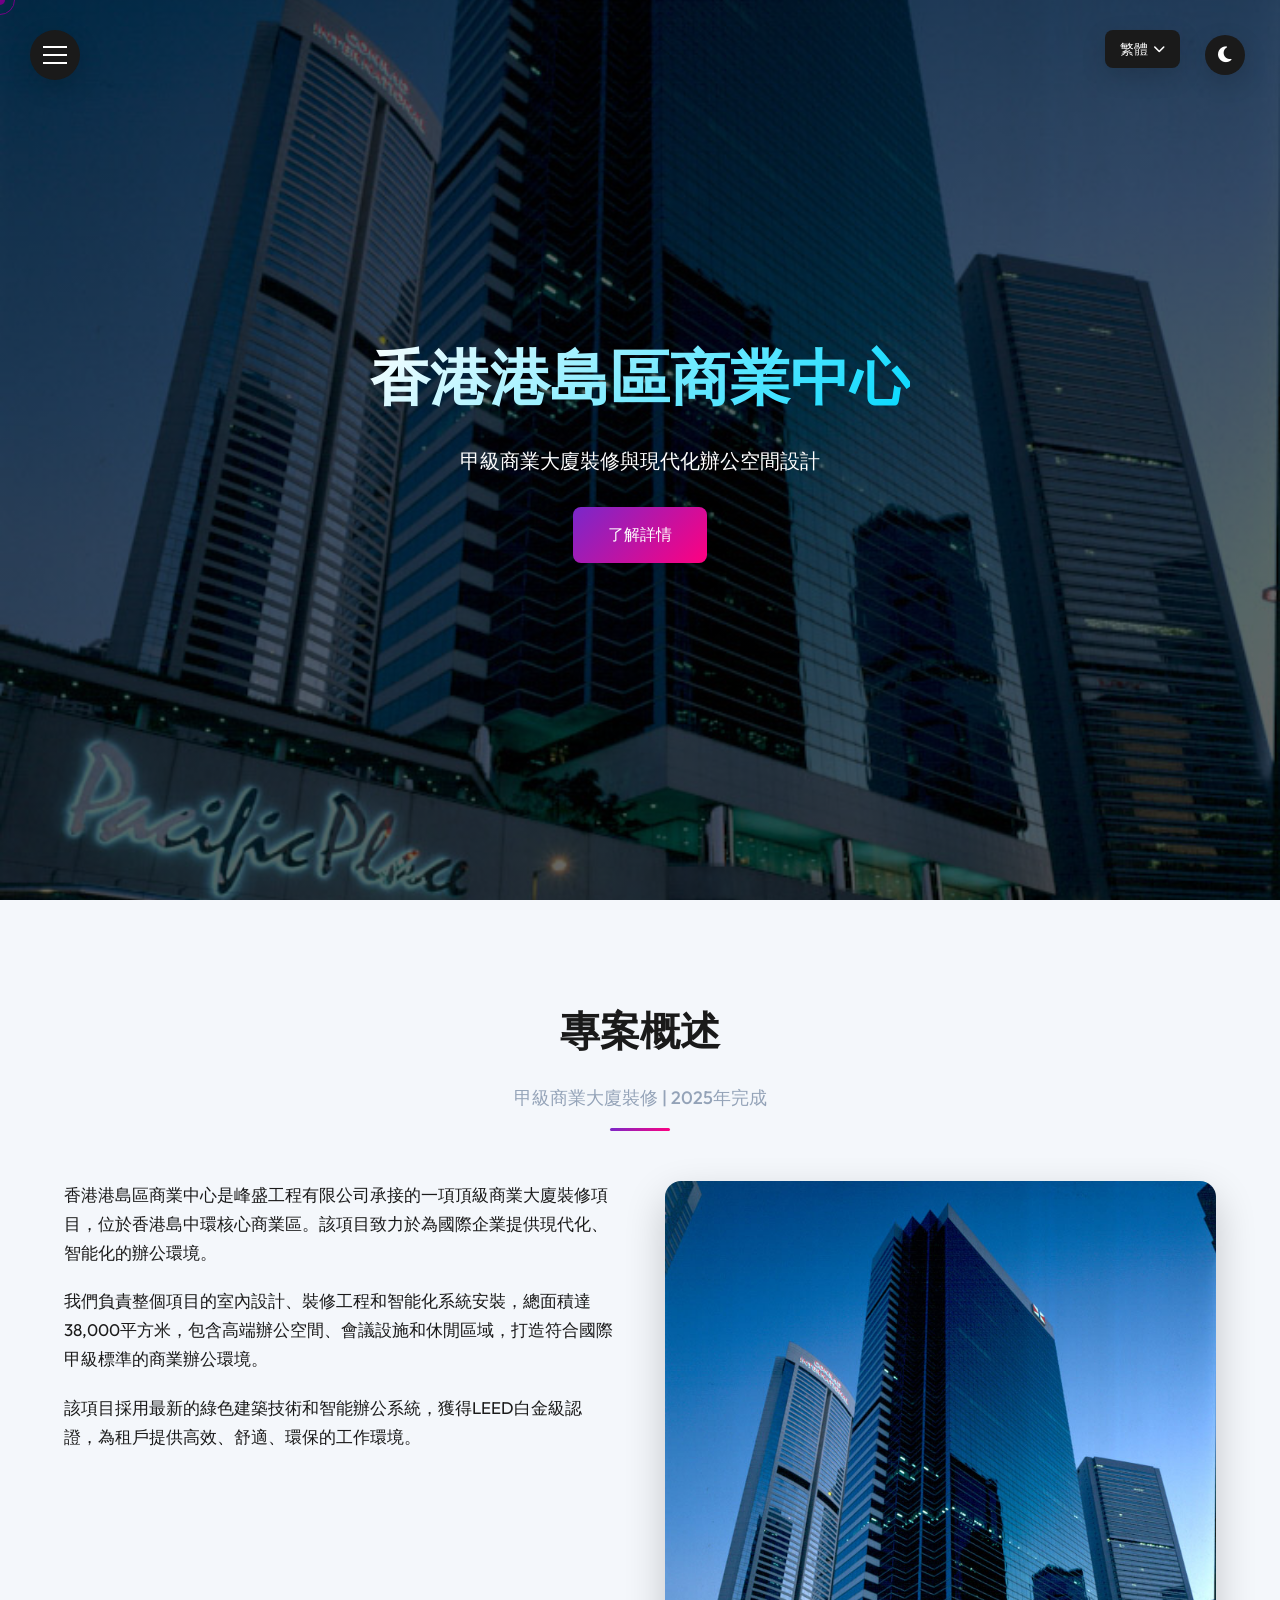
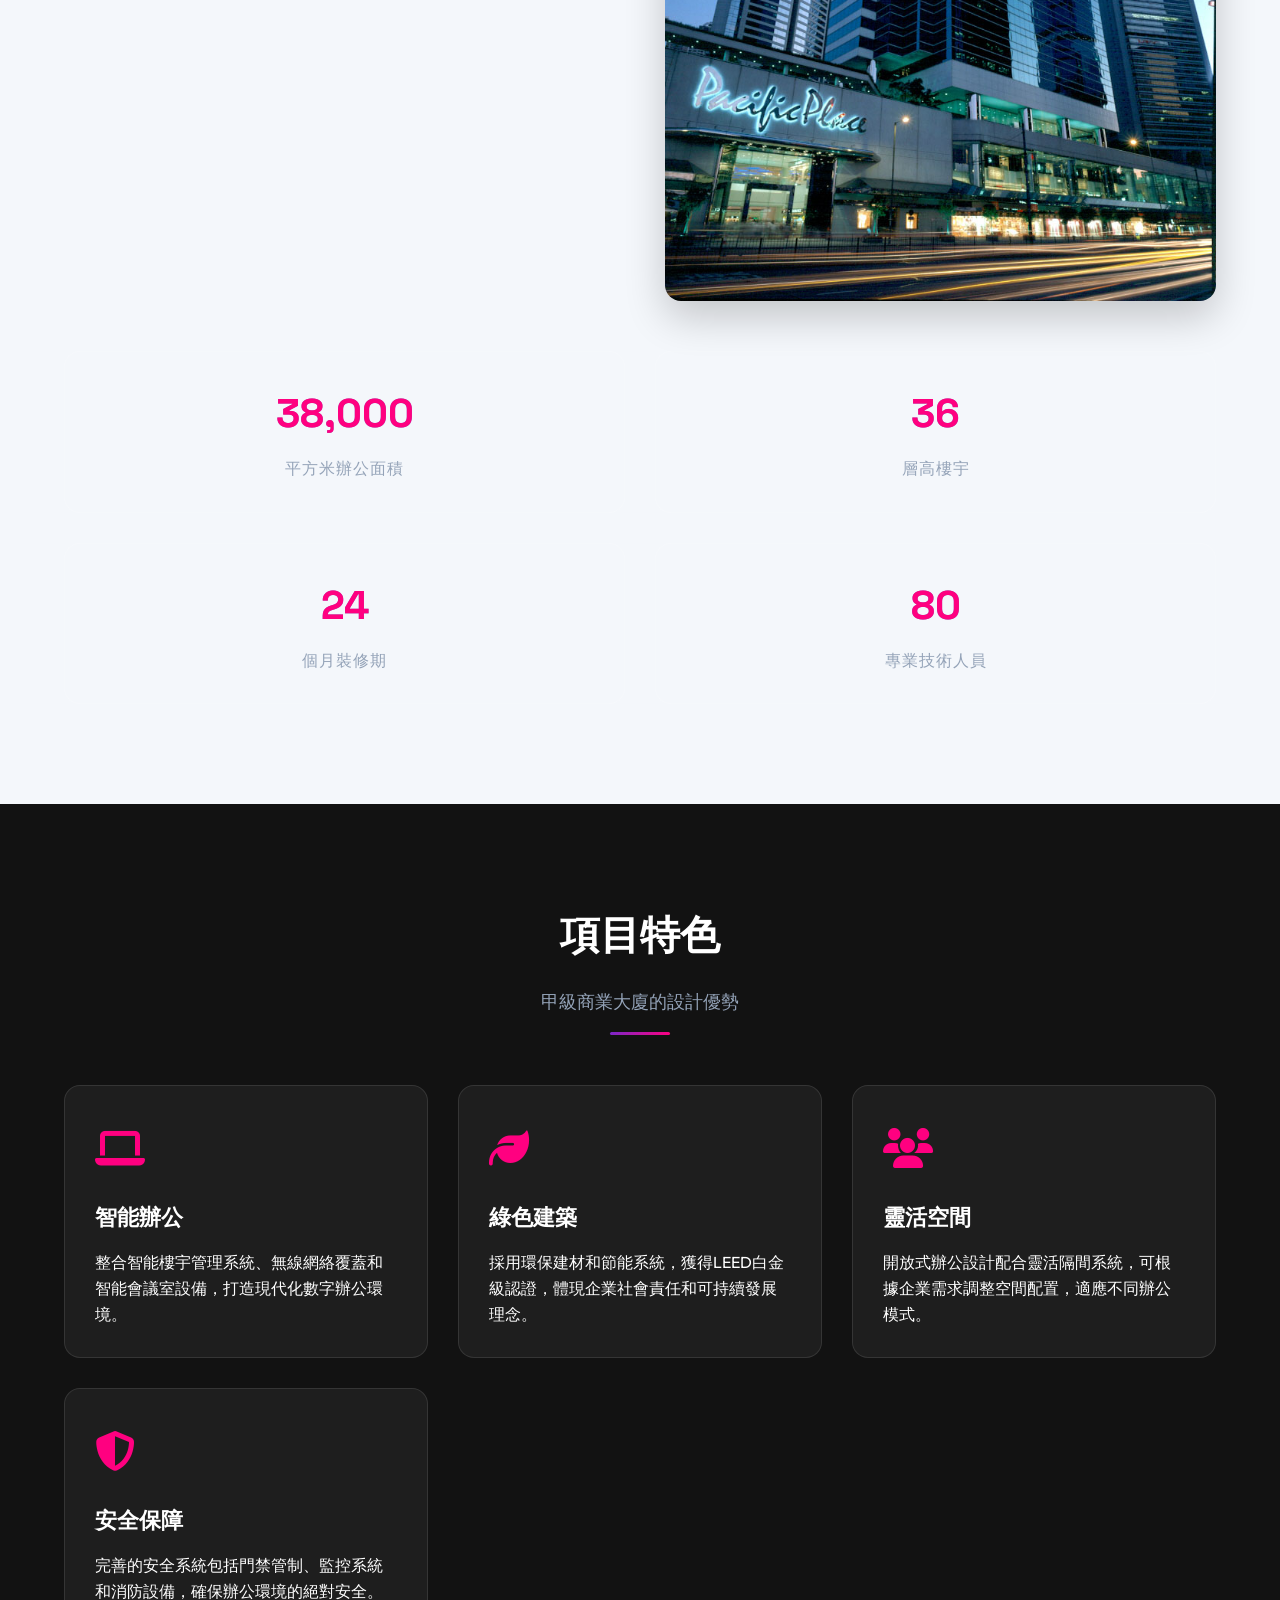
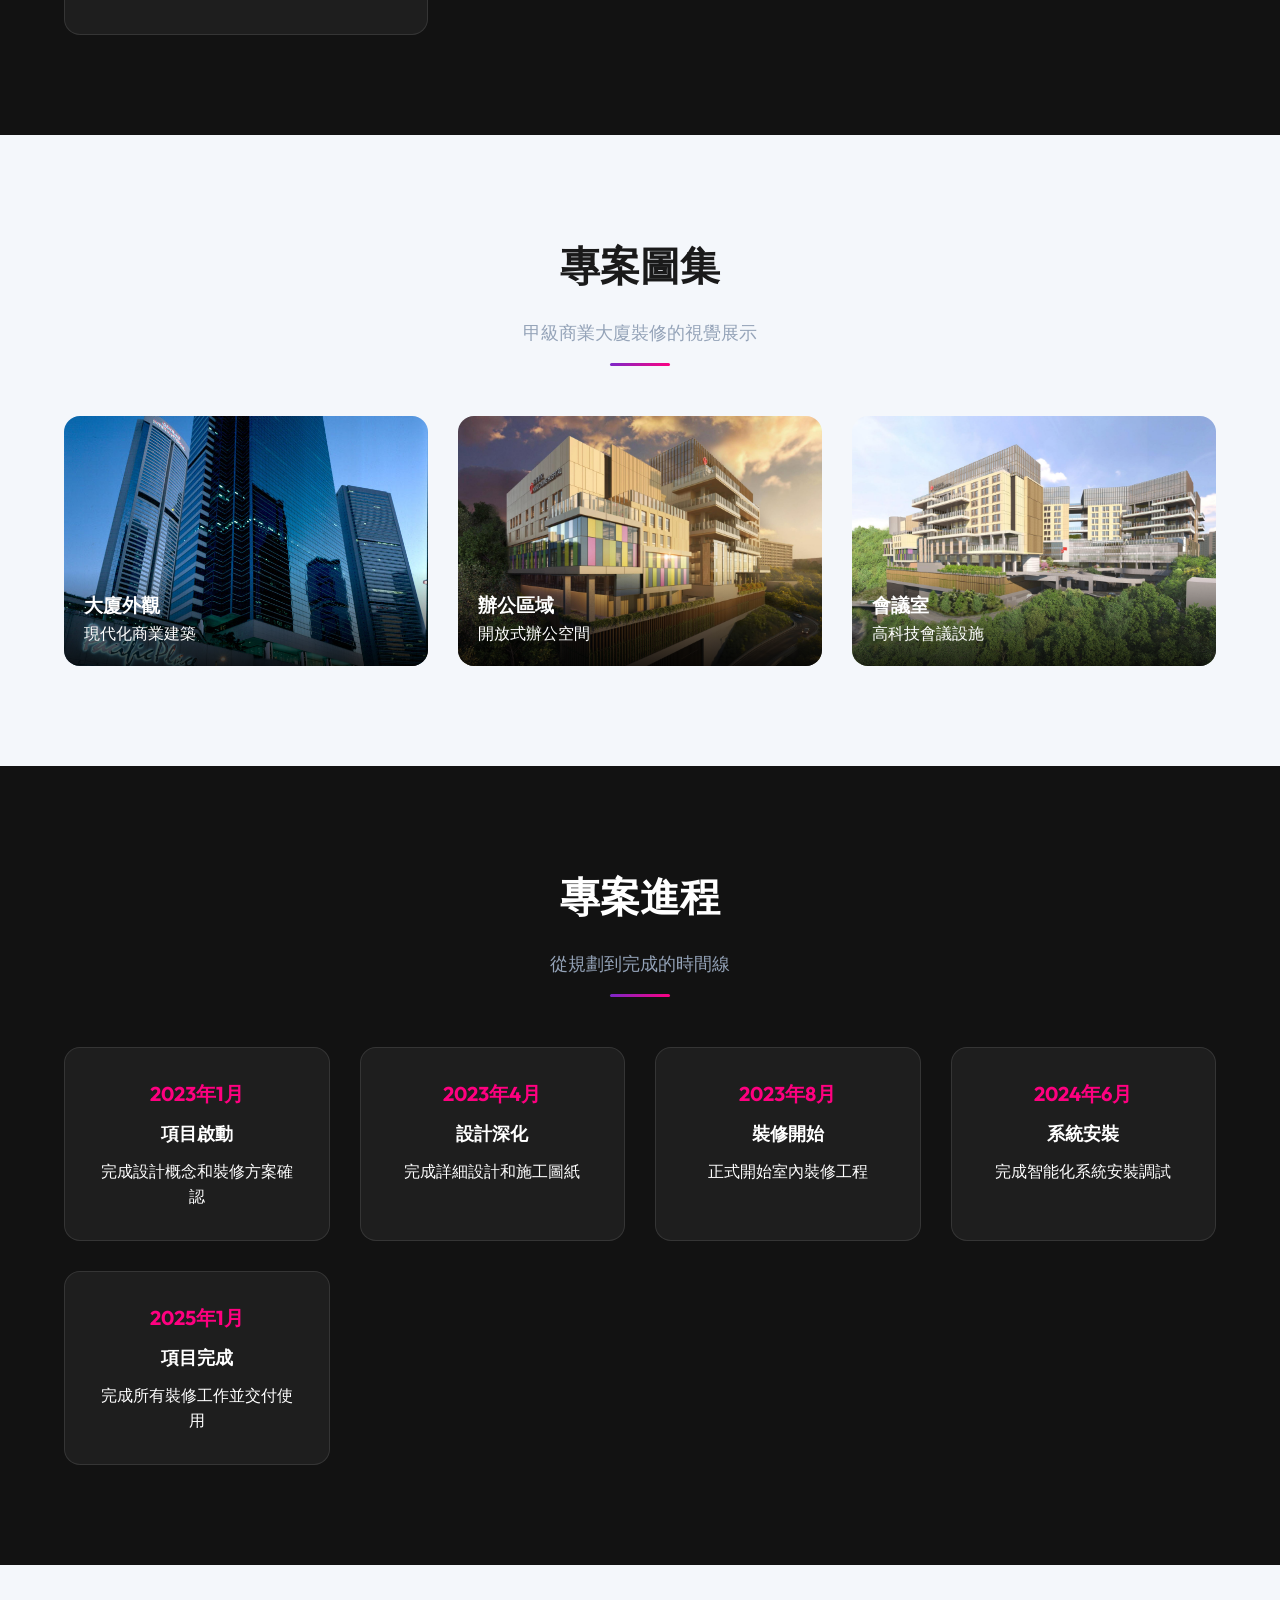
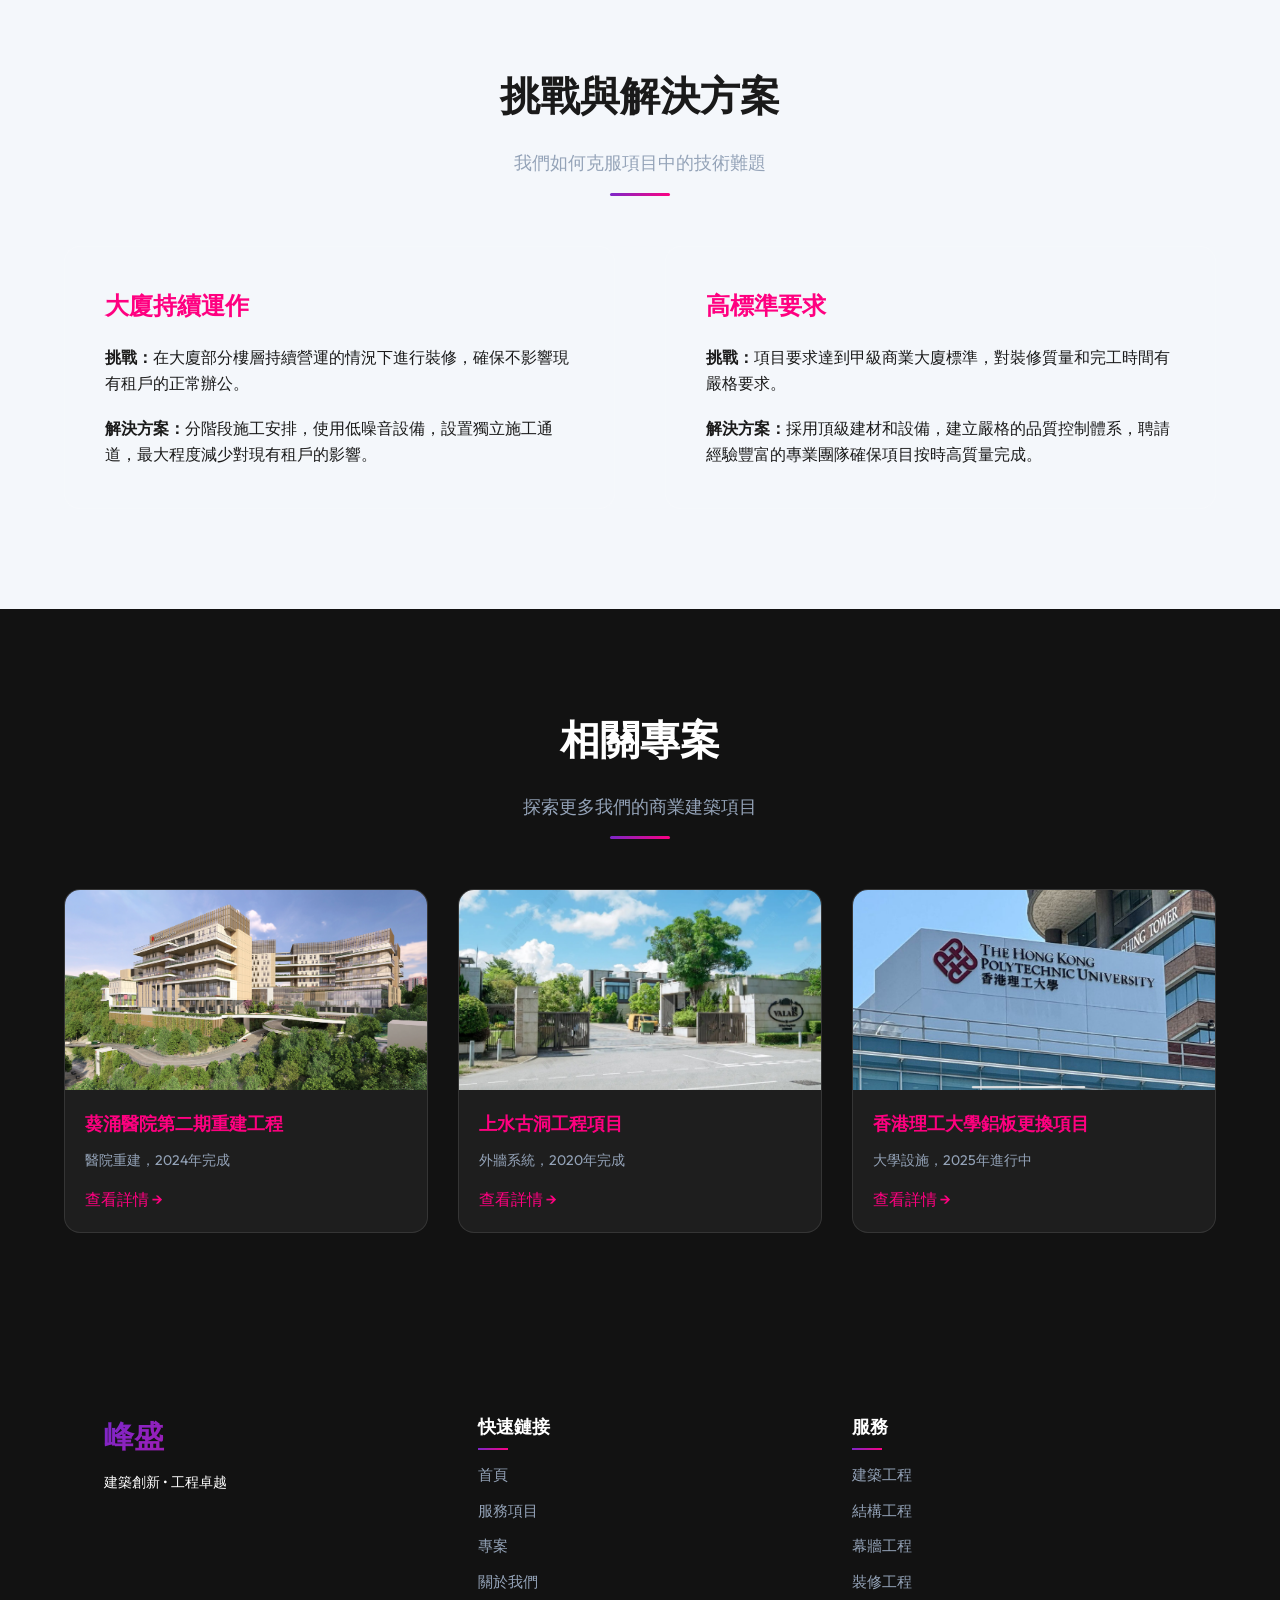
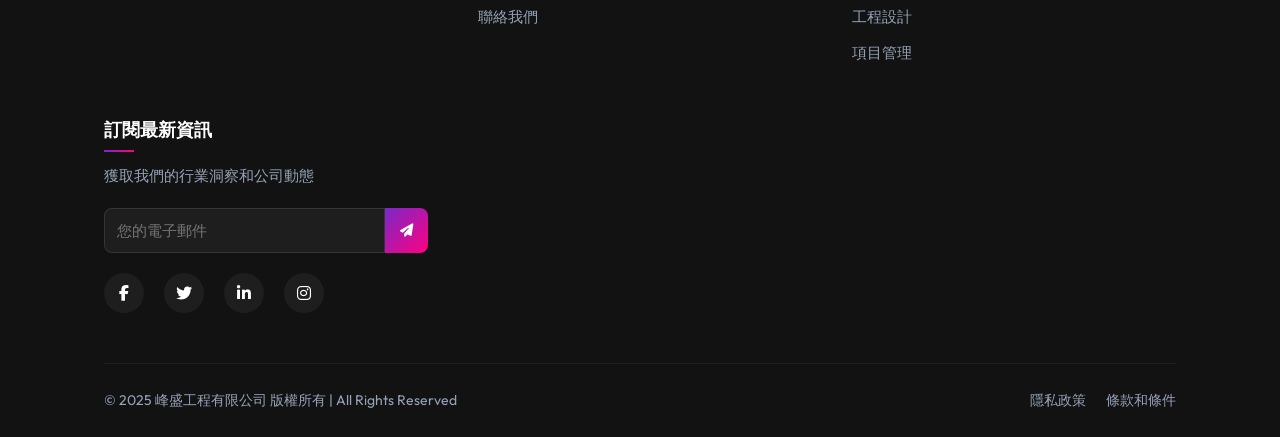
<file: HK-Commercial.html>
<!DOCTYPE html>
<html lang="zh-HK">
<head>
    <meta charset="UTF-8">
    <meta name="viewport" content="width=device-width, initial-scale=1.0">
    <title>香港港島區商業中心 - 峰盛工程有限公司</title>
    <link rel="stylesheet" href="style.css">
    <link rel="stylesheet" href="https://fonts.googleapis.com/css2?family=Space+Grotesk:wght@300;400;500;600;700&family=Outfit:wght@300;400;500;600;700&display=swap">
    <link rel="stylesheet" href="https://cdnjs.cloudflare.com/ajax/libs/font-awesome/6.4.0/css/all.min.css">
    <script src="js/lang.js" defer></script>
    <style>
        /* Project Page Specific Styles */
        .project-hero {
            height: 100vh;
            position: relative;
            overflow: hidden;
            display: flex;
            align-items: center;
            justify-content: center;
            background: linear-gradient(rgba(0, 0, 0, 0.6), rgba(0, 0, 0, 0.6)), url('images/OP1.jpg');
            background-size: cover;
            background-position: center;
        }
        
        .project-hero-content {
            text-align: center;
            color: var(--color-text-light);
            max-width: 80rem;
            padding: 0 2rem;
            z-index: 2;
        }
        
        .project-hero-title {
            font-size: 6rem;
            font-weight: 700;
            margin-bottom: 2rem;
            background: linear-gradient(135deg, #fff, var(--color-accent));
            -webkit-background-clip: text;
            background-clip: text;
            color: transparent;
        }
        
        .project-subtitle {
            font-size: 2rem;
            margin-bottom: 3rem;
            color: var(--color-text-light);
        }
        
        .project-section {
            padding: 10rem 5%;
            position: relative;
        }
        
        .project-section.light {
            background-color: var(--color-light);
            color: var(--color-text-dark);
        }
        
        .project-section.dark {
            background-color: var(--color-dark);
            color: var(--color-text-light);
        }
        
        .project-container {
            max-width: 120rem;
            margin: 0 auto;
        }
        
        .overview-grid {
            display: grid;
            grid-template-columns: 1fr 1fr;
            gap: 5rem;
            margin-top: 5rem;
        }
        
        .project-stats {
            display: grid;
            grid-template-columns: repeat(2, 1fr);
            gap: 3rem;
            margin-top: 5rem;
        }
        
        .stat-card {
            background: rgba(255, 255, 255, 0.05);
            padding: 3rem;
            border-radius: var(--radius-lg);
            text-align: center;
            border: 1px solid var(--color-border);
        }
        
        .stat-number {
            font-family: var(--font-heading);
            font-size: 4rem;
            font-weight: 700;
            color: var(--color-secondary);
            margin-bottom: 1rem;
        }
        
        .stat-label {
            font-size: 1.6rem;
            color: var(--color-text-muted);
        }
        
        .features-grid {
            display: grid;
            grid-template-columns: repeat(auto-fill, minmax(30rem, 1fr));
            gap: 3rem;
            margin-top: 5rem;
        }
        
        .feature-card {
            background: rgba(255, 255, 255, 0.05);
            padding: 3rem;
            border-radius: var(--radius-lg);
            border: 1px solid var(--color-border);
            transition: transform var(--transition-normal);
        }
        
        .feature-card:hover {
            transform: translateY(-10px);
        }
        
        .feature-icon {
            font-size: 4rem;
            color: var(--color-secondary);
            margin-bottom: 2rem;
        }
        
        .feature-title {
            font-family: var(--font-heading);
            font-size: 2.2rem;
            margin-bottom: 1.5rem;
        }
        
        .feature-description {
            font-size: 1.6rem;
            line-height: 1.6;
        }
        
        .image-gallery {
            display: grid;
            grid-template-columns: repeat(auto-fill, minmax(35rem, 1fr));
            gap: 3rem;
            margin-top: 5rem;
        }
        
        .gallery-item {
            position: relative;
            border-radius: var(--radius-lg);
            overflow: hidden;
            height: 25rem;
        }
        
        .gallery-item img {
            width: 100%;
            height: 100%;
            object-fit: cover;
            transition: transform var(--transition-slow);
        }
        
        .gallery-item:hover img {
            transform: scale(1.1);
        }
        
        .gallery-overlay {
            position: absolute;
            bottom: 0;
            left: 0;
            right: 0;
            background: linear-gradient(to top, rgba(0,0,0,0.8), transparent);
            padding: 2rem;
            color: white;
        }
        
        .timeline-items {
            display: grid;
            grid-template-columns: repeat(auto-fill, minmax(25rem, 1fr));
            gap: 3rem;
            margin-top: 3rem;
        }
        
        .timeline-card {
            background: rgba(255, 255, 255, 0.05);
            padding: 3rem;
            border-radius: var(--radius-lg);
            border: 1px solid var(--color-border);
            text-align: center;
        }
        
        .timeline-date {
            font-size: 2rem;
            font-weight: 700;
            color: var(--color-secondary);
            margin-bottom: 1rem;
        }
        
        .timeline-title {
            font-size: 1.8rem;
            margin-bottom: 1rem;
        }
        
        .challenges-grid {
            display: grid;
            grid-template-columns: 1fr 1fr;
            gap: 5rem;
            margin-top: 5rem;
        }
        
        .challenge-item {
            background: rgba(255, 255, 255, 0.05);
            padding: 4rem;
            border-radius: var(--radius-lg);
            border: 1px solid var(--color-border);
        }
        
        .challenge-title {
            font-family: var(--font-heading);
            font-size: 2.4rem;
            margin-bottom: 2rem;
            color: var(--color-secondary);
        }
        
        .related-projects {
            display: grid;
            grid-template-columns: repeat(auto-fill, minmax(30rem, 1fr));
            gap: 3rem;
            margin-top: 5rem;
        }
        
        .related-card {
            background: rgba(255, 255, 255, 0.05);
            border-radius: var(--radius-lg);
            overflow: hidden;
            border: 1px solid var(--color-border);
            transition: transform var(--transition-normal);
        }
        
        .related-card:hover {
            transform: translateY(-10px);
        }
        
        .related-image {
            height: 20rem;
            overflow: hidden;
        }
        
        .related-image img {
            width: 100%;
            height: 100%;
            object-fit: cover;
        }
        
        .related-content {
            padding: 2rem;
        }
        
        .related-title {
            font-size: 1.8rem;
            margin-bottom: 1rem;
            color: var(--color-secondary);
        }
        
        .related-description {
            font-size: 1.4rem;
            margin-bottom: 1.5rem;
            color: var(--color-text-muted);
        }
        
        .related-link {
            color: var(--color-secondary);
            font-weight: 500;
            text-decoration: none;
            transition: color var(--transition-normal);
        }
        
        .related-link:hover {
            color: var(--color-primary);
        }
        
        @media (max-width: 992px) {
            .overview-grid,
            .challenges-grid {
                grid-template-columns: 1fr;
            }
            
            .project-stats {
                grid-template-columns: 1fr;
            }
        }
        
        @media (max-width: 768px) {
            .project-hero-title {
                font-size: 4rem;
            }
            
            .project-subtitle {
                font-size: 1.8rem;
            }
        }
    </style>
</head>
<body>
    <div class="cursor"></div>
    <div class="cursor-follower"></div>

    <!-- Preloader -->
    <div class="preloader">
        <div class="preloader-inner">
            <div class="cube">
                <div class="side front"></div>
                <div class="side back"></div>
                <div class="side top"></div>
                <div class="side bottom"></div>
                <div class="side left"></div>
                <div class="side right"></div>
            </div>
            <h2 class="loading-text">LOADING<span>...</span></h2>
        </div>
    </div>

    <div class="theme-toggle">
        <div class="toggle-icon">
            <i class="fas fa-moon"></i>
        </div>
    </div>

    <div class="lang-selector">
        <div class="lang-btn">
            繁體 <i class="fas fa-chevron-down"></i>
        </div>
        <div class="lang-dropdown">
            <ul>
                <li><a href="#" data-lang="zh-hant">繁體</a></li>
                <li><a href="#" data-lang="en">EN</a></li>
                <li><a href="#" data-lang="zh-hans">简体</a></li>
            </ul>
        </div>
    </div>

    <div class="navigation-panel">
        <div class="nav-toggle">
            <span></span>
            <span></span>
            <span></span>
        </div>
        <div class="nav-menu">
            <div class="nav-brand">
                <div class="logo">峰盛</div>
                <div class="logo-text">TOP CHANCE ENGINEERING</div>
            </div>
            <nav>
                <ul>
                    <li><a href="index.html" class="nav-link" data-text="首頁">首頁</a></li>
                    <li><a href="index.html#services" class="nav-link" data-text="服務項目">服務項目</a></li>
                    <li><a href="index.html#projects" class="nav-link" data-text="專案">專案</a></li>
                    <li><a href="index.html#about" class="nav-link" data-text="關於我們">關於我們</a></li>
                    <li><a href="index.html#contact" class="nav-link" data-text="聯絡我們">聯絡我們</a></li>
                </ul>
            </nav>
            <div class="nav-footer">
                <div class="social-links">
                    <a href="#"><i class="fab fa-facebook-f"></i></a>
                    <a href="#"><i class="fab fa-twitter"></i></a>
                    <a href="#"><i class="fab fa-linkedin-in"></i></a>
                    <a href="#"><i class="fab fa-instagram"></i></a>
                </div>
            </div>
        </div>
    </div>

    <main>
        <!-- Hero Section -->
        <section class="project-hero">
            <div class="project-hero-content">
                <h1 class="project-hero-title">香港港島區商業中心</h1>
                <p class="project-subtitle">甲級商業大廈裝修與現代化辦公空間設計</p>
                <a href="#project-overview" class="btn-primary">了解詳情</a>
            </div>
        </section>

        <!-- Project Overview Section -->
        <section id="project-overview" class="project-section light">
            <div class="project-container">
                <div class="section-intro">
                    <h2 class="section-title">專案概述</h2>
                    <p class="section-subtitle">甲級商業大廈裝修 | 2025年完成</p>
                    <div class="section-divider"></div>
                </div>

                <div class="overview-grid">
                    <div>
                        <p style="font-size: 1.7rem; margin-bottom: 2rem; line-height: 1.7;">
                            香港港島區商業中心是峰盛工程有限公司承接的一項頂級商業大廈裝修項目，位於香港島中環核心商業區。該項目致力於為國際企業提供現代化、智能化的辦公環境。
                        </p>
                        <p style="font-size: 1.7rem; margin-bottom: 2rem; line-height: 1.7;">
                            我們負責整個項目的室內設計、裝修工程和智能化系統安裝，總面積達38,000平方米，包含高端辦公空間、會議設施和休閒區域，打造符合國際甲級標準的商業辦公環境。
                        </p>
                        <p style="font-size: 1.7rem; line-height: 1.7;">
                            該項目採用最新的綠色建築技術和智能辦公系統，獲得LEED白金級認證，為租戶提供高效、舒適、環保的工作環境。
                        </p>
                    </div>
                    <div>
                        <img src="images/OP1.jpg" alt="港島商業中心" style="width: 100%; border-radius: var(--radius-lg); box-shadow: var(--shadow-lg);">
                    </div>
                </div>

                <div class="project-stats">
                    <div class="stat-card">
                        <div class="stat-number">38,000</div>
                        <div class="stat-label">平方米辦公面積</div>
                    </div>
                    <div class="stat-card">
                        <div class="stat-number">36</div>
                        <div class="stat-label">層高樓宇</div>
                    </div>
                    <div class="stat-card">
                        <div class="stat-number">24</div>
                        <div class="stat-label">個月裝修期</div>
                    </div>
                    <div class="stat-card">
                        <div class="stat-number">80</div>
                        <div class="stat-label">專業技術人員</div>
                    </div>
                </div>
            </div>
        </section>

        <!-- Features Section -->
        <section class="project-section dark">
            <div class="project-container">
                <div class="section-intro">
                    <h2 class="section-title">項目特色</h2>
                    <p class="section-subtitle">甲級商業大廈的設計優勢</p>
                    <div class="section-divider"></div>
                </div>

                <div class="features-grid">
                    <div class="feature-card">
                        <div class="feature-icon">
                            <i class="fas fa-laptop"></i>
                        </div>
                        <h3 class="feature-title">智能辦公</h3>
                        <p class="feature-description">
                            整合智能樓宇管理系統、無線網絡覆蓋和智能會議室設備，打造現代化數字辦公環境。
                        </p>
                    </div>

                    <div class="feature-card">
                        <div class="feature-icon">
                            <i class="fas fa-leaf"></i>
                        </div>
                        <h3 class="feature-title">綠色建築</h3>
                        <p class="feature-description">
                            採用環保建材和節能系統，獲得LEED白金級認證，體現企業社會責任和可持續發展理念。
                        </p>
                    </div>

                    <div class="feature-card">
                        <div class="feature-icon">
                            <i class="fas fa-users"></i>
                        </div>
                        <h3 class="feature-title">靈活空間</h3>
                        <p class="feature-description">
                            開放式辦公設計配合靈活隔間系統，可根據企業需求調整空間配置，適應不同辦公模式。
                        </p>
                    </div>

                    <div class="feature-card">
                        <div class="feature-icon">
                            <i class="fas fa-shield-alt"></i>
                        </div>
                        <h3 class="feature-title">安全保障</h3>
                        <p class="feature-description">
                            完善的安全系統包括門禁管制、監控系統和消防設備，確保辦公環境的絕對安全。
                        </p>
                    </div>
                </div>
            </div>
        </section>

        <!-- Gallery Section -->
        <section class="project-section light">
            <div class="project-container">
                <div class="section-intro">
                    <h2 class="section-title">專案圖集</h2>
                    <p class="section-subtitle">甲級商業大廈裝修的視覺展示</p>
                    <div class="section-divider"></div>
                </div>

                <div class="image-gallery">
                    <div class="gallery-item">
                        <img src="images/OP1.jpg" alt="商業中心外觀">
                        <div class="gallery-overlay">
                            <h3>大廈外觀</h3>
                            <p>現代化商業建築</p>
                        </div>
                    </div>
                    <div class="gallery-item">
                        <img src="3j8u55r3j8.jpg" alt="辦公區域">
                        <div class="gallery-overlay">
                            <h3>辦公區域</h3>
                            <p>開放式辦公空間</p>
                        </div>
                    </div>
                    <div class="gallery-item">
                        <img src="6eaj8kacmu.jpg" alt="會議室">
                        <div class="gallery-overlay">
                            <h3>會議室</h3>
                            <p>高科技會議設施</p>
                        </div>
                    </div>
                </div>
            </div>
        </section>

        <!-- Timeline Section -->
        <section class="project-section dark">
            <div class="project-container">
                <div class="section-intro">
                    <h2 class="section-title">專案進程</h2>
                    <p class="section-subtitle">從規劃到完成的時間線</p>
                    <div class="section-divider"></div>
                </div>

                <div class="timeline-items">
                    <div class="timeline-card">
                        <div class="timeline-date">2023年1月</div>
                        <h3 class="timeline-title">項目啟動</h3>
                        <p>完成設計概念和裝修方案確認</p>
                    </div>
                    <div class="timeline-card">
                        <div class="timeline-date">2023年4月</div>
                        <h3 class="timeline-title">設計深化</h3>
                        <p>完成詳細設計和施工圖紙</p>
                    </div>
                    <div class="timeline-card">
                        <div class="timeline-date">2023年8月</div>
                        <h3 class="timeline-title">裝修開始</h3>
                        <p>正式開始室內裝修工程</p>
                    </div>
                    <div class="timeline-card">
                        <div class="timeline-date">2024年6月</div>
                        <h3 class="timeline-title">系統安裝</h3>
                        <p>完成智能化系統安裝調試</p>
                    </div>
                    <div class="timeline-card">
                        <div class="timeline-date">2025年1月</div>
                        <h3 class="timeline-title">項目完成</h3>
                        <p>完成所有裝修工作並交付使用</p>
                    </div>
                </div>
            </div>
        </section>

        <!-- Challenges Section -->
        <section class="project-section light">
            <div class="project-container">
                <div class="section-intro">
                    <h2 class="section-title">挑戰與解決方案</h2>
                    <p class="section-subtitle">我們如何克服項目中的技術難題</p>
                    <div class="section-divider"></div>
                </div>

                <div class="challenges-grid">
                    <div class="challenge-item">
                        <h3 class="challenge-title">大廈持續運作</h3>
                        <p style="font-size: 1.6rem; line-height: 1.6; margin-bottom: 2rem;">
                            <strong>挑戰：</strong>在大廈部分樓層持續營運的情況下進行裝修，確保不影響現有租戶的正常辦公。
                        </p>
                        <p style="font-size: 1.6rem; line-height: 1.6;">
                            <strong>解決方案：</strong>分階段施工安排，使用低噪音設備，設置獨立施工通道，最大程度減少對現有租戶的影響。
                        </p>
                    </div>

                    <div class="challenge-item">
                        <h3 class="challenge-title">高標準要求</h3>
                        <p style="font-size: 1.6rem; line-height: 1.6; margin-bottom: 2rem;">
                            <strong>挑戰：</strong>項目要求達到甲級商業大廈標準，對裝修質量和完工時間有嚴格要求。
                        </p>
                        <p style="font-size: 1.6rem; line-height: 1.6;">
                            <strong>解決方案：</strong>採用頂級建材和設備，建立嚴格的品質控制體系，聘請經驗豐富的專業團隊確保項目按時高質量完成。
                        </p>
                    </div>
                </div>
            </div>
        </section>

        <!-- Related Projects Section -->
        <section class="project-section dark">
            <div class="project-container">
                <div class="section-intro">
                    <h2 class="section-title">相關專案</h2>
                    <p class="section-subtitle">探索更多我們的商業建築項目</p>
                    <div class="section-divider"></div>
                </div>

                <div class="related-projects">
                    <div class="related-card">
                        <div class="related-image">
                            <img src="images/KCH2.jpg" alt="葵涌醫院重建工程">
                        </div>
                        <div class="related-content">
                            <h3 class="related-title">葵涌醫院第二期重建工程</h3>
                            <p class="related-description">醫院重建，2024年完成</p>
                            <a href="KCH2.html" class="related-link">查看詳情 →</a>
                        </div>
                    </div>

                    <div class="related-card">
                        <div class="related-image">
                            <img src="images/Kuto.jpeg" alt="上水古洞工程項目">
                        </div>
                        <div class="related-content">
                            <h3 class="related-title">上水古洞工程項目</h3>
                            <p class="related-description">外牆系統，2020年完成</p>
                            <a href="hongkong-commercial.html" class="related-link">查看詳情 →</a>
                        </div>
                    </div>

                    <div class="related-card">
                        <div class="related-image">
                            <img src="images/PU2.jpeg" alt="香港理工大學鋁板更換項目">
                        </div>
                        <div class="related-content">
                            <h3 class="related-title">香港理工大學鋁板更換項目</h3>
                            <p class="related-description">大學設施，2025年進行中</p>
                            <a href="cbd.html" class="related-link">查看詳情 →</a>
                        </div>
                    </div>
                </div>
            </div>
        </section>
    </main>

    <footer class="site-footer">
        <div class="footer-container">
            <div class="footer-top">
                <div class="footer-logo">
                    <div class="logo">峰盛</div>
                    <p>建築創新 • 工程卓越</p>
                </div>
                
                <div class="footer-links">
                    <h3>快速鏈接</h3>
                    <ul>
                        <li><a href="index.html">首頁</a></li>
                        <li><a href="index.html#services">服務項目</a></li>
                        <li><a href="index.html#projects">專案</a></li>
                        <li><a href="index.html#about">關於我們</a></li>
                        <li><a href="index.html#contact">聯絡我們</a></li>
                    </ul>
                </div>
                
                <div class="footer-services">
                    <h3>服務</h3>
                    <ul>
                        <li><a href="#">建築工程</a></li>
                        <li><a href="#">結構工程</a></li>
                        <li><a href="#">幕牆工程</a></li>
                        <li><a href="#">裝修工程</a></li>
                        <li><a href="#">工程設計</a></li>
                        <li><a href="#">項目管理</a></li>
                    </ul>
                </div>
                
                <div class="footer-newsletter">
                    <h3>訂閱最新資訊</h3>
                    <p>獲取我們的行業洞察和公司動態</p>
                    <form class="newsletter-form">
                        <input type="email" placeholder="您的電子郵件">
                        <button type="submit"><i class="fas fa-paper-plane"></i></button>
                    </form>
                    <div class="social-links">
                        <a href="#"><i class="fab fa-facebook-f"></i></a>
                        <a href="#"><i class="fab fa-twitter"></i></a>
                        <a href="#"><i class="fab fa-linkedin-in"></i></a>
                        <a href="#"><i class="fab fa-instagram"></i></a>
                    </div>
                </div>
            </div>
            
            <div class="footer-bottom">
                <p>&copy; 2025 峰盛工程有限公司 版權所有 | All Rights Reserved</p>
                <div class="footer-legal">
                    <a href="privacy-policy.html">隱私政策</a>
                    <a href="#">條款和條件</a>
                </div>
            </div>
        </div>
    </footer>

    <script>
        // Preloader
        window.addEventListener('load', function() {
            setTimeout(function() {
                document.querySelector('.preloader').classList.add('hide');
            }, 1500);
        });

        // Theme Toggle
        const themeToggle = document.querySelector('.theme-toggle');
        const toggleIcon = document.querySelector('.toggle-icon i');
        
        themeToggle.addEventListener('click', function() {
            document.body.classList.toggle('dark-mode');
            toggleIcon.classList.toggle('fa-moon');
            toggleIcon.classList.toggle('fa-sun');
        });

        // Navigation Toggle
        const navToggle = document.querySelector('.nav-toggle');
        const navMenu = document.querySelector('.nav-menu');
        
        navToggle.addEventListener('click', function() {
            navToggle.classList.toggle('active');
            navMenu.classList.toggle('active');
            document.body.classList.toggle('nav-open');
        });

        // Custom Cursor
        const cursor = document.querySelector('.cursor');
        const cursorFollower = document.querySelector('.cursor-follower');
        
        document.addEventListener('mousemove', function(e) {
            cursor.style.left = e.clientX + 'px';
            cursor.style.top = e.clientY + 'px';
            
            setTimeout(function() {
                cursorFollower.style.left = e.clientX + 'px';
                cursorFollower.style.top = e.clientY + 'px';
            }, 100);
        });

        // Animate elements when they come into view
        const animateOnScroll = function() {
            const elements = document.querySelectorAll('.feature-card, .stat-card, .timeline-card, .challenge-item, .related-card');
            
            elements.forEach(el => {
                const rect = el.getBoundingClientRect();
                const windowHeight = window.innerHeight;
                
                if (rect.top <= windowHeight * 0.85) {
                    el.classList.add('aos-animate');
                }
            });
        };
        
        window.addEventListener('scroll', animateOnScroll);
        window.addEventListener('load', animateOnScroll);

        // Language selector
        const langBtn = document.querySelector('.lang-btn');
        const langDropdown = document.querySelector('.lang-dropdown');
        
        langBtn.addEventListener('click', function() {
            langBtn.classList.toggle('active');
            langDropdown.classList.toggle('active');
        });
        
        // Close dropdown when clicking outside
        document.addEventListener('click', function(e) {
            if (!langBtn.contains(e.target) && !langDropdown.contains(e.target)) {
                langBtn.classList.remove('active');
                langDropdown.classList.remove('active');
            }
        });
    </script>
</body>
</html>
</file>
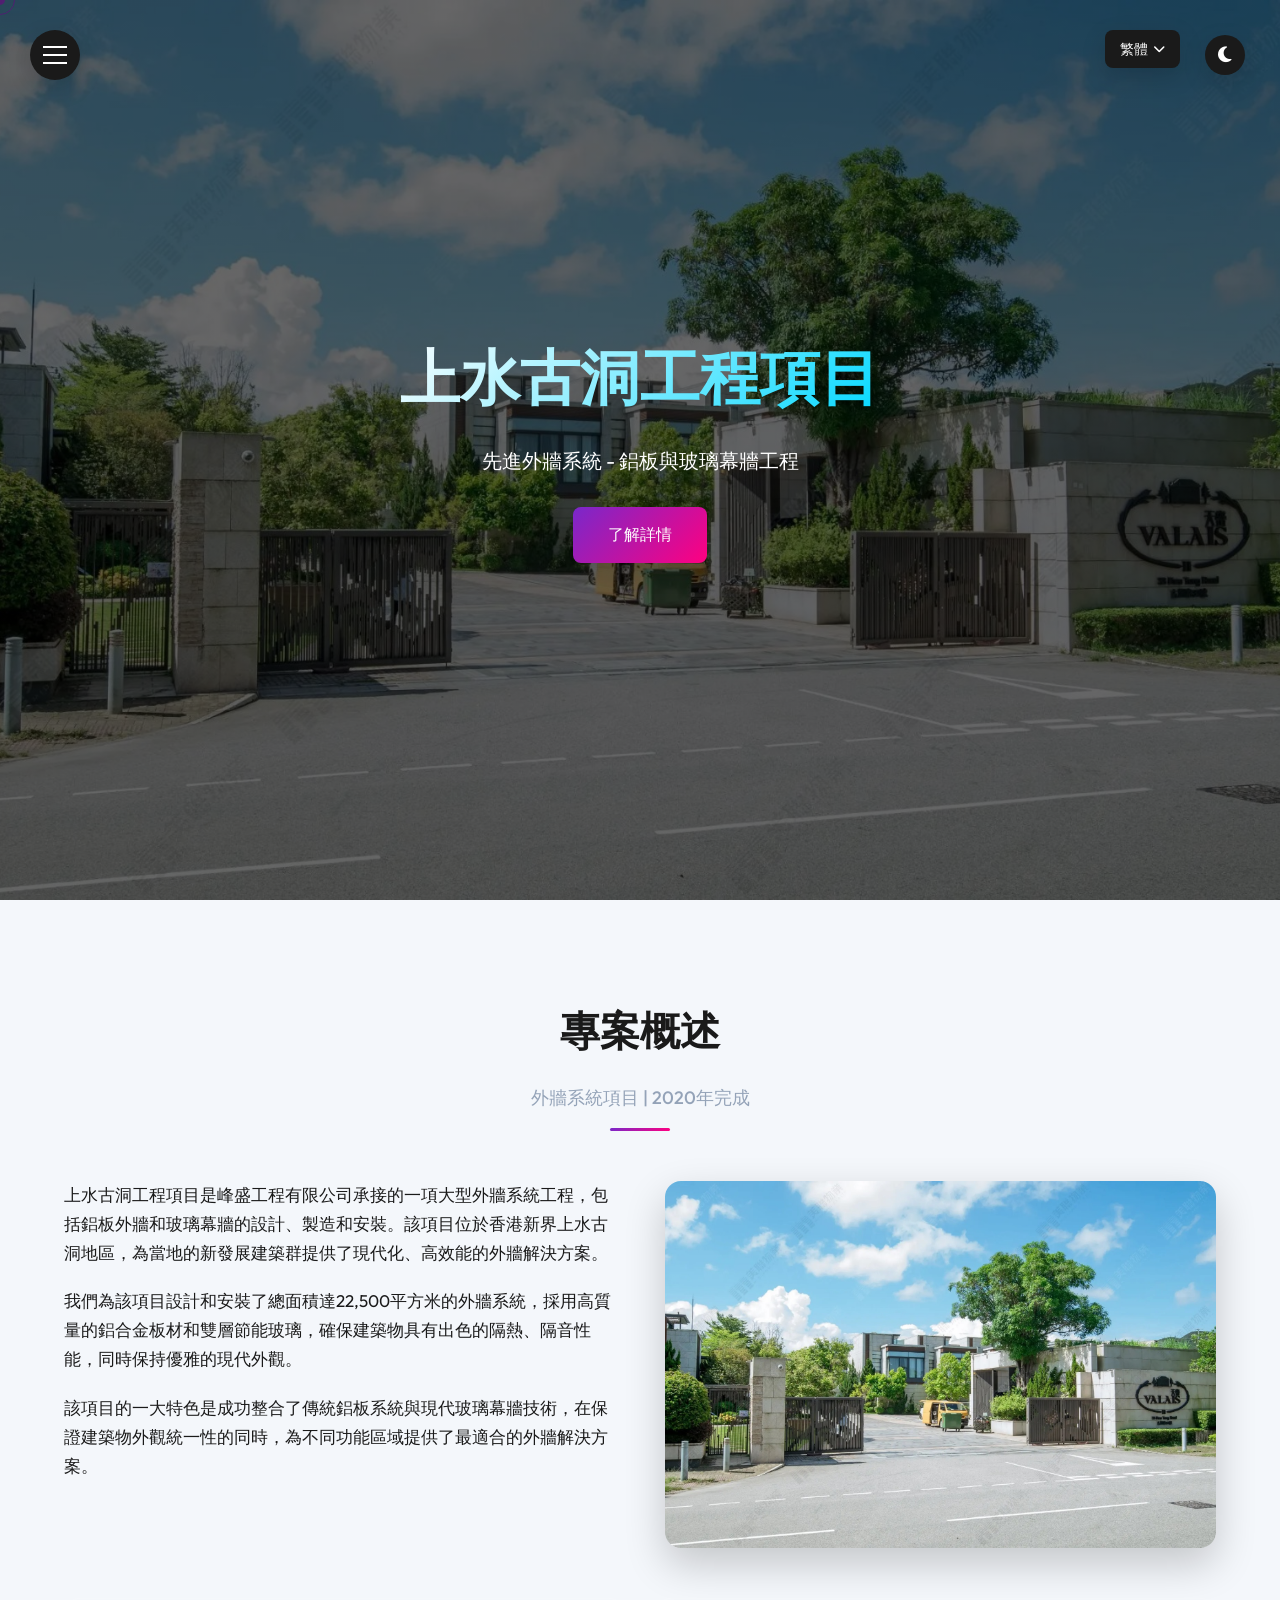
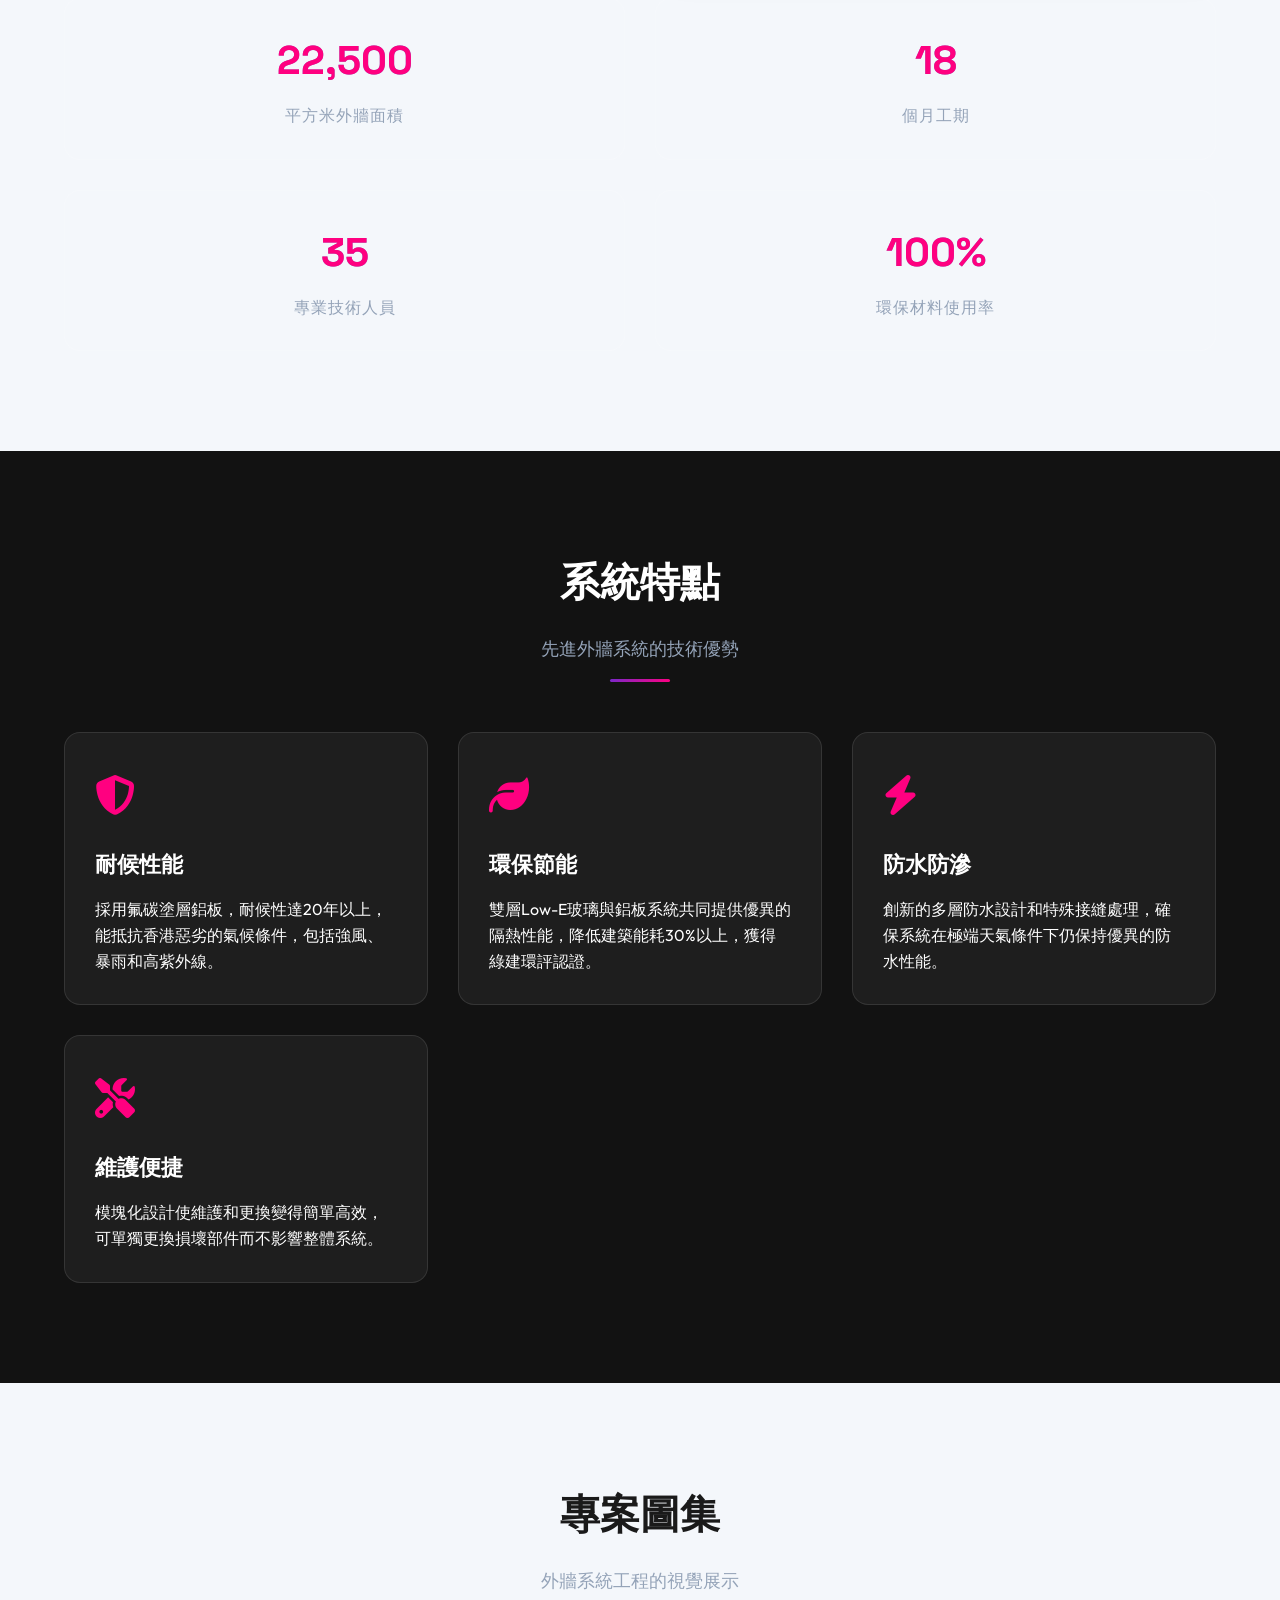
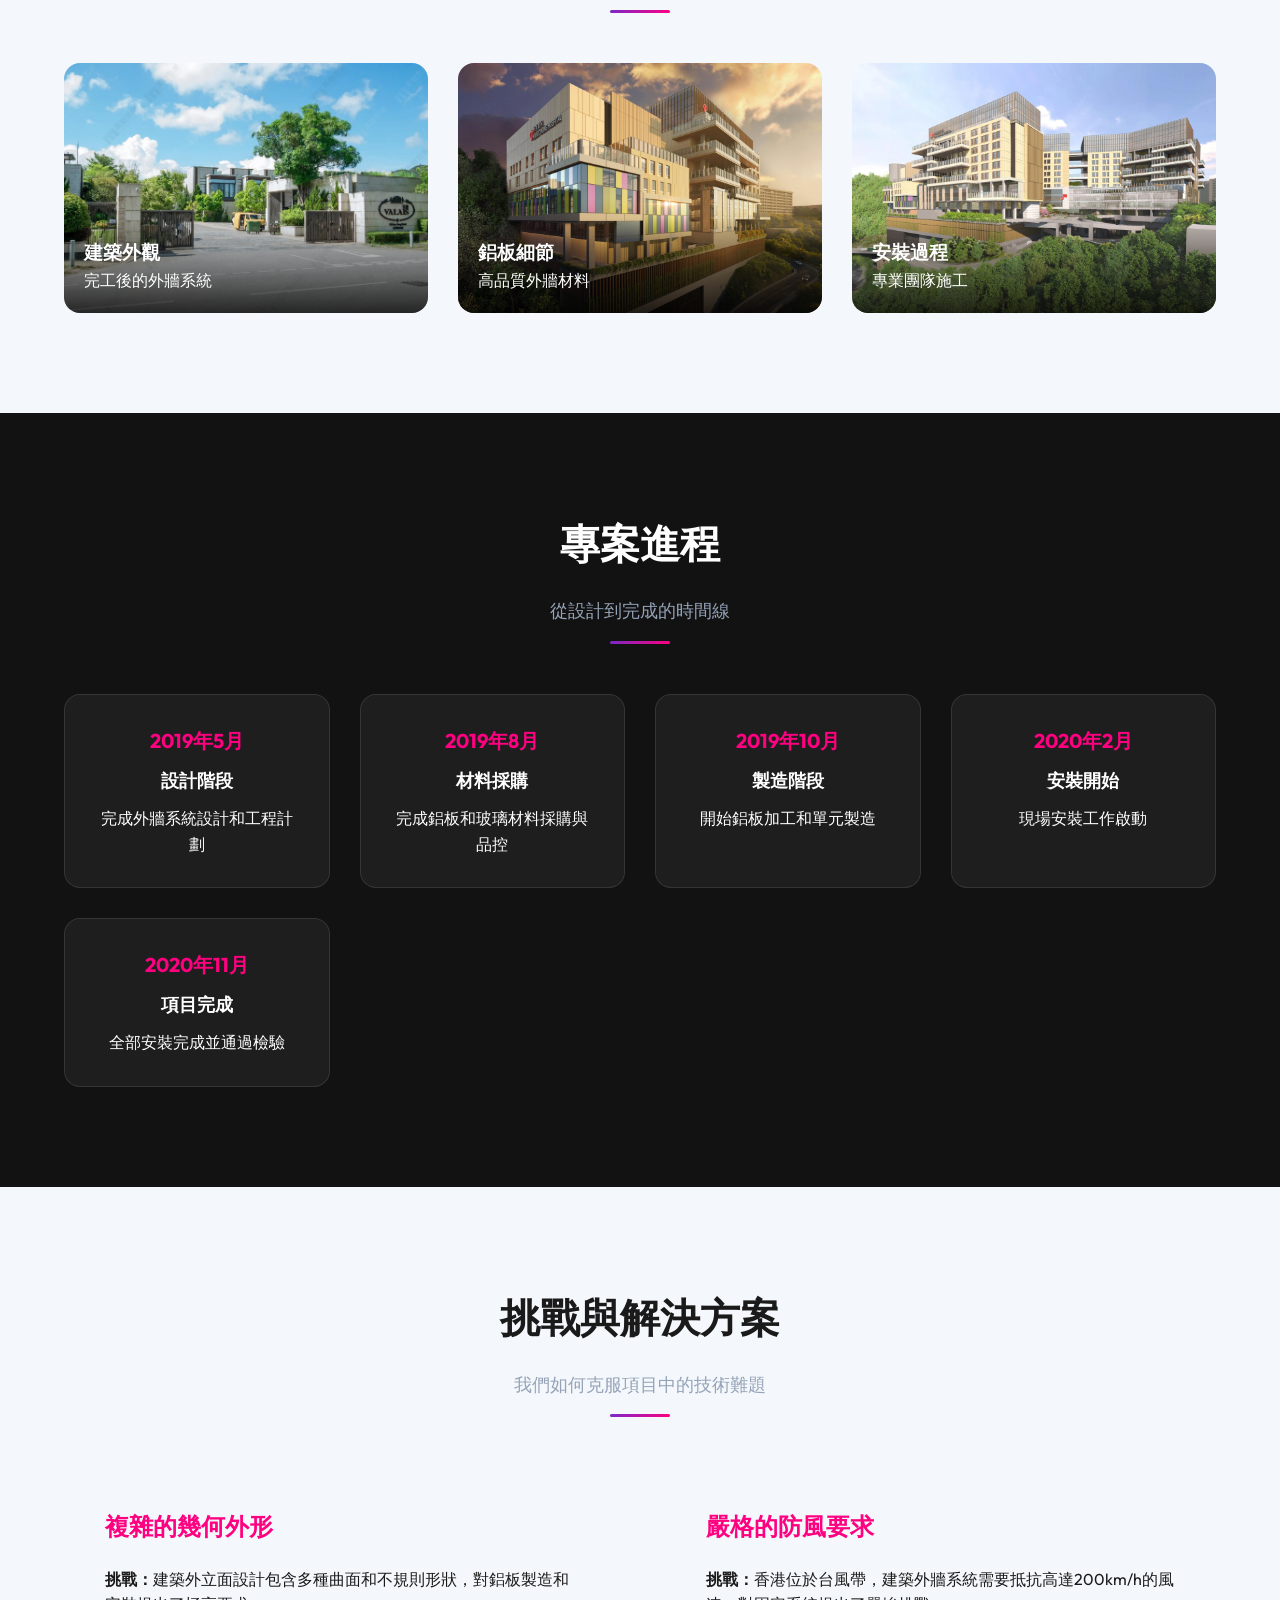
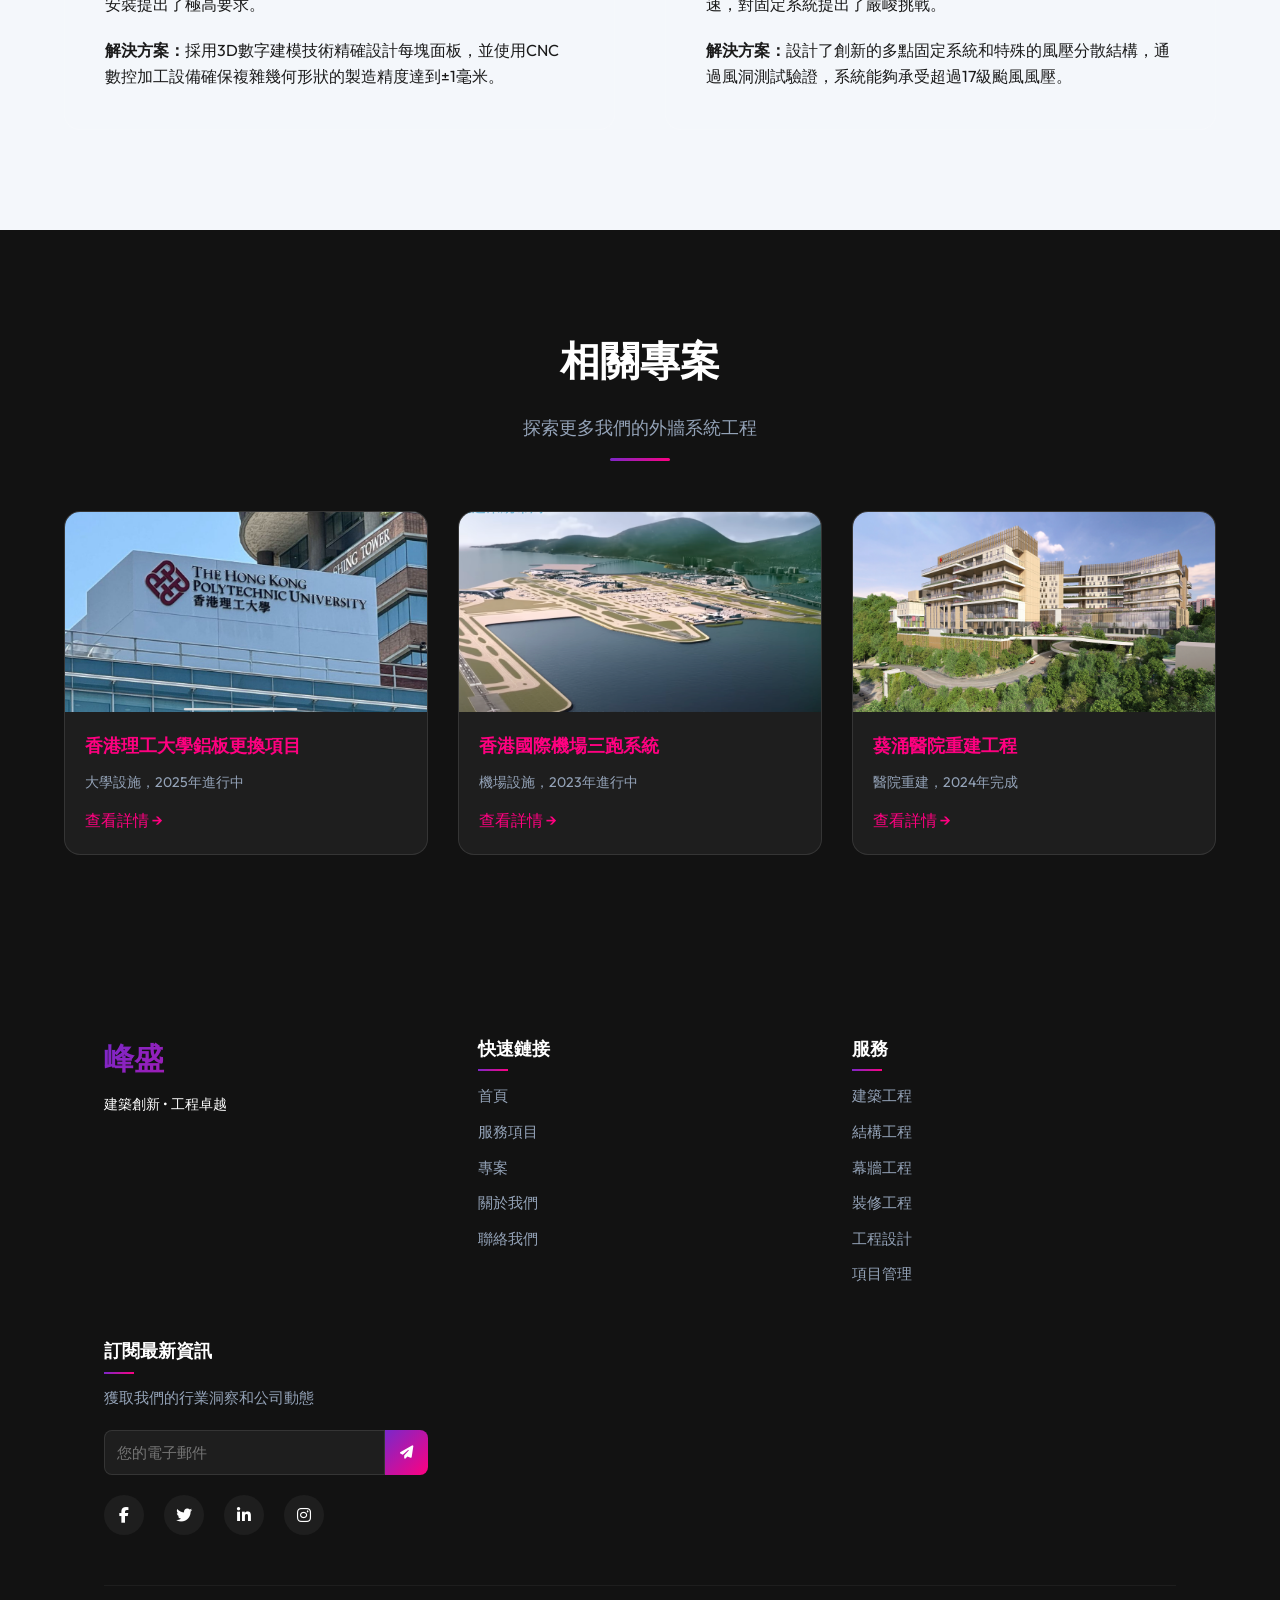
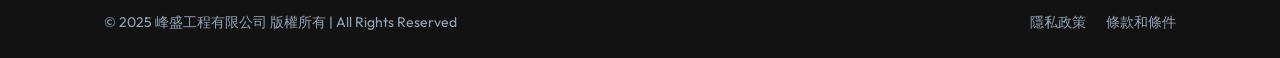
<file: hongkong-commercial.html>
<!DOCTYPE html>
<html lang="zh-HK">
<head>
    <meta charset="UTF-8">
    <meta name="viewport" content="width=device-width, initial-scale=1.0">
    <title>上水古洞工程項目 - 峰盛工程有限公司</title>
    <link rel="stylesheet" href="style.css">
    <link rel="stylesheet" href="https://fonts.googleapis.com/css2?family=Space+Grotesk:wght@300;400;500;600;700&family=Outfit:wght@300;400;500;600;700&display=swap">
    <link rel="stylesheet" href="https://cdnjs.cloudflare.com/ajax/libs/font-awesome/6.4.0/css/all.min.css">
    <script src="js/lang.js" defer></script>
    <style>
        /* Project Page Specific Styles */
        .project-hero {
            height: 100vh;
            position: relative;
            overflow: hidden;
            display: flex;
            align-items: center;
            justify-content: center;
            background: linear-gradient(rgba(0, 0, 0, 0.6), rgba(0, 0, 0, 0.6)), url('images/Kuto.jpeg');
            background-size: cover;
            background-position: center;
        }
        
        .project-hero-content {
            text-align: center;
            color: var(--color-text-light);
            max-width: 80rem;
            padding: 0 2rem;
            z-index: 2;
        }
        
        .project-hero-title {
            font-size: 6rem;
            font-weight: 700;
            margin-bottom: 2rem;
            background: linear-gradient(135deg, #fff, var(--color-accent));
            -webkit-background-clip: text;
            background-clip: text;
            color: transparent;
        }
        
        .project-subtitle {
            font-size: 2rem;
            margin-bottom: 3rem;
            color: var(--color-text-light);
        }
        
        .project-section {
            padding: 10rem 5%;
            position: relative;
        }
        
        .project-section.light {
            background-color: var(--color-light);
            color: var(--color-text-dark);
        }
        
        .project-section.dark {
            background-color: var(--color-dark);
            color: var(--color-text-light);
        }
        
        .project-container {
            max-width: 120rem;
            margin: 0 auto;
        }
        
        .overview-grid {
            display: grid;
            grid-template-columns: 1fr 1fr;
            gap: 5rem;
            margin-top: 5rem;
        }
        
        .project-stats {
            display: grid;
            grid-template-columns: repeat(2, 1fr);
            gap: 3rem;
            margin-top: 5rem;
        }
        
        .stat-card {
            background: rgba(255, 255, 255, 0.05);
            padding: 3rem;
            border-radius: var(--radius-lg);
            text-align: center;
            border: 1px solid var(--color-border);
        }
        
        .stat-number {
            font-family: var(--font-heading);
            font-size: 4rem;
            font-weight: 700;
            color: var(--color-secondary);
            margin-bottom: 1rem;
        }
        
        .stat-label {
            font-size: 1.6rem;
            color: var(--color-text-muted);
        }
        
        .features-grid {
            display: grid;
            grid-template-columns: repeat(auto-fill, minmax(30rem, 1fr));
            gap: 3rem;
            margin-top: 5rem;
        }
        
        .feature-card {
            background: rgba(255, 255, 255, 0.05);
            padding: 3rem;
            border-radius: var(--radius-lg);
            border: 1px solid var(--color-border);
            transition: transform var(--transition-normal);
        }
        
        .feature-card:hover {
            transform: translateY(-10px);
        }
        
        .feature-icon {
            font-size: 4rem;
            color: var(--color-secondary);
            margin-bottom: 2rem;
        }
        
        .feature-title {
            font-family: var(--font-heading);
            font-size: 2.2rem;
            margin-bottom: 1.5rem;
        }
        
        .feature-description {
            font-size: 1.6rem;
            line-height: 1.6;
        }
        
        .image-gallery {
            display: grid;
            grid-template-columns: repeat(auto-fill, minmax(35rem, 1fr));
            gap: 3rem;
            margin-top: 5rem;
        }
        
        .gallery-item {
            position: relative;
            border-radius: var(--radius-lg);
            overflow: hidden;
            height: 25rem;
        }
        
        .gallery-item img {
            width: 100%;
            height: 100%;
            object-fit: cover;
            transition: transform var(--transition-slow);
        }
        
        .gallery-item:hover img {
            transform: scale(1.1);
        }
        
        .gallery-overlay {
            position: absolute;
            bottom: 0;
            left: 0;
            right: 0;
            background: linear-gradient(to top, rgba(0,0,0,0.8), transparent);
            padding: 2rem;
            color: white;
        }
        
        .timeline-section {
            padding: 5rem 0;
        }
        
        .timeline-items {
            display: grid;
            grid-template-columns: repeat(auto-fill, minmax(25rem, 1fr));
            gap: 3rem;
            margin-top: 3rem;
        }
        
        .timeline-card {
            background: rgba(255, 255, 255, 0.05);
            padding: 3rem;
            border-radius: var(--radius-lg);
            border: 1px solid var(--color-border);
            text-align: center;
        }
        
        .timeline-date {
            font-size: 2rem;
            font-weight: 700;
            color: var(--color-secondary);
            margin-bottom: 1rem;
        }
        
        .timeline-title {
            font-size: 1.8rem;
            margin-bottom: 1rem;
        }
        
        .challenges-grid {
            display: grid;
            grid-template-columns: 1fr 1fr;
            gap: 5rem;
            margin-top: 5rem;
        }
        
        .challenge-item {
            background: rgba(255, 255, 255, 0.05);
            padding: 4rem;
            border-radius: var(--radius-lg);
            border: 1px solid var(--color-border);
        }
        
        .challenge-title {
            font-family: var(--font-heading);
            font-size: 2.4rem;
            margin-bottom: 2rem;
            color: var(--color-secondary);
        }
        
        .related-projects {
            display: grid;
            grid-template-columns: repeat(auto-fill, minmax(30rem, 1fr));
            gap: 3rem;
            margin-top: 5rem;
        }
        
        .related-card {
            background: rgba(255, 255, 255, 0.05);
            border-radius: var(--radius-lg);
            overflow: hidden;
            border: 1px solid var(--color-border);
            transition: transform var(--transition-normal);
        }
        
        .related-card:hover {
            transform: translateY(-10px);
        }
        
        .related-image {
            height: 20rem;
            overflow: hidden;
        }
        
        .related-image img {
            width: 100%;
            height: 100%;
            object-fit: cover;
        }
        
        .related-content {
            padding: 2rem;
        }
        
        .related-title {
            font-size: 1.8rem;
            margin-bottom: 1rem;
            color: var(--color-secondary);
        }
        
        .related-description {
            font-size: 1.4rem;
            margin-bottom: 1.5rem;
            color: var(--color-text-muted);
        }
        
        .related-link {
            color: var(--color-secondary);
            font-weight: 500;
            text-decoration: none;
            transition: color var(--transition-normal);
        }
        
        .related-link:hover {
            color: var(--color-primary);
        }
        
        @media (max-width: 992px) {
            .overview-grid,
            .challenges-grid {
                grid-template-columns: 1fr;
            }
            
            .project-stats {
                grid-template-columns: 1fr;
            }
        }
        
        @media (max-width: 768px) {
            .project-hero-title {
                font-size: 4rem;
            }
            
            .project-subtitle {
                font-size: 1.8rem;
            }
        }
    </style>
</head>
<body>
    <div class="cursor"></div>
    <div class="cursor-follower"></div>

    <!-- Preloader -->
    <div class="preloader">
        <div class="preloader-inner">
            <div class="cube">
                <div class="side front"></div>
                <div class="side back"></div>
                <div class="side top"></div>
                <div class="side bottom"></div>
                <div class="side left"></div>
                <div class="side right"></div>
            </div>
            <h2 class="loading-text">LOADING<span>...</span></h2>
        </div>
    </div>

    <div class="theme-toggle">
        <div class="toggle-icon">
            <i class="fas fa-moon"></i>
        </div>
    </div>

    <div class="lang-selector">
        <div class="lang-btn">
            繁體 <i class="fas fa-chevron-down"></i>
        </div>
        <div class="lang-dropdown">
            <ul>
                <li><a href="#" data-lang="zh-hant">繁體</a></li>
                <li><a href="#" data-lang="en">EN</a></li>
                <li><a href="#" data-lang="zh-hans">简体</a></li>
            </ul>
        </div>
    </div>

    <div class="navigation-panel">
        <div class="nav-toggle">
            <span></span>
            <span></span>
            <span></span>
        </div>
        <div class="nav-menu">
            <div class="nav-brand">
                <div class="logo">峰盛</div>
                <div class="logo-text">TOP CHANCE ENGINEERING</div>
            </div>
            <nav>
                <ul>
                    <li><a href="index.html" class="nav-link" data-text="首頁">首頁</a></li>
                    <li><a href="index.html#services" class="nav-link" data-text="服務項目">服務項目</a></li>
                    <li><a href="index.html#projects" class="nav-link" data-text="專案">專案</a></li>
                    <li><a href="index.html#about" class="nav-link" data-text="關於我們">關於我們</a></li>
                    <li><a href="index.html#contact" class="nav-link" data-text="聯絡我們">聯絡我們</a></li>
                </ul>
            </nav>
            <div class="nav-footer">
                <div class="social-links">
                    <a href="#"><i class="fab fa-facebook-f"></i></a>
                    <a href="#"><i class="fab fa-twitter"></i></a>
                    <a href="#"><i class="fab fa-linkedin-in"></i></a>
                    <a href="#"><i class="fab fa-instagram"></i></a>
                </div>
            </div>
        </div>
    </div>

    <main>
        <!-- Hero Section -->
        <section class="project-hero">
            <div class="project-hero-content">
                <h1 class="project-hero-title">上水古洞工程項目</h1>
                <p class="project-subtitle">先進外牆系統 - 鋁板與玻璃幕牆工程</p>
                <a href="#project-overview" class="btn-primary">了解詳情</a>
            </div>
        </section>

        <!-- Project Overview Section -->
        <section id="project-overview" class="project-section light">
            <div class="project-container">
                <div class="section-intro">
                    <h2 class="section-title">專案概述</h2>
                    <p class="section-subtitle">外牆系統項目 | 2020年完成</p>
                    <div class="section-divider"></div>
                </div>

                <div class="overview-grid">
                    <div>
                        <p style="font-size: 1.7rem; margin-bottom: 2rem; line-height: 1.7;">
                            上水古洞工程項目是峰盛工程有限公司承接的一項大型外牆系統工程，包括鋁板外牆和玻璃幕牆的設計、製造和安裝。該項目位於香港新界上水古洞地區，為當地的新發展建築群提供了現代化、高效能的外牆解決方案。
                        </p>
                        <p style="font-size: 1.7rem; margin-bottom: 2rem; line-height: 1.7;">
                            我們為該項目設計和安裝了總面積達22,500平方米的外牆系統，採用高質量的鋁合金板材和雙層節能玻璃，確保建築物具有出色的隔熱、隔音性能，同時保持優雅的現代外觀。
                        </p>
                        <p style="font-size: 1.7rem; line-height: 1.7;">
                            該項目的一大特色是成功整合了傳統鋁板系統與現代玻璃幕牆技術，在保證建築物外觀統一性的同時，為不同功能區域提供了最適合的外牆解決方案。
                        </p>
                    </div>
                    <div>
                        <img src="images/Kuto.jpeg" alt="上水古洞項目" style="width: 100%; border-radius: var(--radius-lg); box-shadow: var(--shadow-lg);">
                    </div>
                </div>

                <div class="project-stats">
                    <div class="stat-card">
                        <div class="stat-number">22,500</div>
                        <div class="stat-label">平方米外牆面積</div>
                    </div>
                    <div class="stat-card">
                        <div class="stat-number">18</div>
                        <div class="stat-label">個月工期</div>
                    </div>
                    <div class="stat-card">
                        <div class="stat-number">35</div>
                        <div class="stat-label">專業技術人員</div>
                    </div>
                    <div class="stat-card">
                        <div class="stat-number">100%</div>
                        <div class="stat-label">環保材料使用率</div>
                    </div>
                </div>
            </div>
        </section>

        <!-- Features Section -->
        <section class="project-section dark">
            <div class="project-container">
                <div class="section-intro">
                    <h2 class="section-title">系統特點</h2>
                    <p class="section-subtitle">先進外牆系統的技術優勢</p>
                    <div class="section-divider"></div>
                </div>

                <div class="features-grid">
                    <div class="feature-card">
                        <div class="feature-icon">
                            <i class="fas fa-shield-alt"></i>
                        </div>
                        <h3 class="feature-title">耐候性能</h3>
                        <p class="feature-description">
                            採用氟碳塗層鋁板，耐候性達20年以上，能抵抗香港惡劣的氣候條件，包括強風、暴雨和高紫外線。
                        </p>
                    </div>

                    <div class="feature-card">
                        <div class="feature-icon">
                            <i class="fas fa-leaf"></i>
                        </div>
                        <h3 class="feature-title">環保節能</h3>
                        <p class="feature-description">
                            雙層Low-E玻璃與鋁板系統共同提供優異的隔熱性能，降低建築能耗30%以上，獲得綠建環評認證。
                        </p>
                    </div>

                    <div class="feature-card">
                        <div class="feature-icon">
                            <i class="fas fa-bolt"></i>
                        </div>
                        <h3 class="feature-title">防水防滲</h3>
                        <p class="feature-description">
                            創新的多層防水設計和特殊接縫處理，確保系統在極端天氣條件下仍保持優異的防水性能。
                        </p>
                    </div>

                    <div class="feature-card">
                        <div class="feature-icon">
                            <i class="fas fa-tools"></i>
                        </div>
                        <h3 class="feature-title">維護便捷</h3>
                        <p class="feature-description">
                            模塊化設計使維護和更換變得簡單高效，可單獨更換損壞部件而不影響整體系統。
                        </p>
                    </div>
                </div>
            </div>
        </section>

        <!-- Gallery Section -->
        <section class="project-section light">
            <div class="project-container">
                <div class="section-intro">
                    <h2 class="section-title">專案圖集</h2>
                    <p class="section-subtitle">外牆系統工程的視覺展示</p>
                    <div class="section-divider"></div>
                </div>

                <div class="image-gallery">
                    <div class="gallery-item">
                        <img src="images/Kuto.jpeg" alt="上水古洞項目外觀">
                        <div class="gallery-overlay">
                            <h3>建築外觀</h3>
                            <p>完工後的外牆系統</p>
                        </div>
                    </div>
                    <div class="gallery-item">
                        <img src="3j8u55r3j8.jpg" alt="鋁板細節">
                        <div class="gallery-overlay">
                            <h3>鋁板細節</h3>
                            <p>高品質外牆材料</p>
                        </div>
                    </div>
                    <div class="gallery-item">
                        <img src="6eaj8kacmu.jpg" alt="安裝過程">
                        <div class="gallery-overlay">
                            <h3>安裝過程</h3>
                            <p>專業團隊施工</p>
                        </div>
                    </div>
                </div>
            </div>
        </section>

        <!-- Timeline Section -->
        <section class="project-section dark">
            <div class="project-container">
                <div class="section-intro">
                    <h2 class="section-title">專案進程</h2>
                    <p class="section-subtitle">從設計到完成的時間線</p>
                    <div class="section-divider"></div>
                </div>

                <div class="timeline-items">
                    <div class="timeline-card">
                        <div class="timeline-date">2019年5月</div>
                        <h3 class="timeline-title">設計階段</h3>
                        <p>完成外牆系統設計和工程計劃</p>
                    </div>
                    <div class="timeline-card">
                        <div class="timeline-date">2019年8月</div>
                        <h3 class="timeline-title">材料採購</h3>
                        <p>完成鋁板和玻璃材料採購與品控</p>
                    </div>
                    <div class="timeline-card">
                        <div class="timeline-date">2019年10月</div>
                        <h3 class="timeline-title">製造階段</h3>
                        <p>開始鋁板加工和單元製造</p>
                    </div>
                    <div class="timeline-card">
                        <div class="timeline-date">2020年2月</div>
                        <h3 class="timeline-title">安裝開始</h3>
                        <p>現場安裝工作啟動</p>
                    </div>
                    <div class="timeline-card">
                        <div class="timeline-date">2020年11月</div>
                        <h3 class="timeline-title">項目完成</h3>
                        <p>全部安裝完成並通過檢驗</p>
                    </div>
                </div>
            </div>
        </section>

        <!-- Challenges Section -->
        <section class="project-section light">
            <div class="project-container">
                <div class="section-intro">
                    <h2 class="section-title">挑戰與解決方案</h2>
                    <p class="section-subtitle">我們如何克服項目中的技術難題</p>
                    <div class="section-divider"></div>
                </div>

                <div class="challenges-grid">
                    <div class="challenge-item">
                        <h3 class="challenge-title">複雜的幾何外形</h3>
                        <p style="font-size: 1.6rem; line-height: 1.6; margin-bottom: 2rem;">
                            <strong>挑戰：</strong>建築外立面設計包含多種曲面和不規則形狀，對鋁板製造和安裝提出了極高要求。
                        </p>
                        <p style="font-size: 1.6rem; line-height: 1.6;">
                            <strong>解決方案：</strong>採用3D數字建模技術精確設計每塊面板，並使用CNC數控加工設備確保複雜幾何形狀的製造精度達到±1毫米。
                        </p>
                    </div>

                    <div class="challenge-item">
                        <h3 class="challenge-title">嚴格的防風要求</h3>
                        <p style="font-size: 1.6rem; line-height: 1.6; margin-bottom: 2rem;">
                            <strong>挑戰：</strong>香港位於台風帶，建築外牆系統需要抵抗高達200km/h的風速，對固定系統提出了嚴峻挑戰。
                        </p>
                        <p style="font-size: 1.6rem; line-height: 1.6;">
                            <strong>解決方案：</strong>設計了創新的多點固定系統和特殊的風壓分散結構，通過風洞測試驗證，系統能夠承受超過17級颱風風壓。
                        </p>
                    </div>
                </div>
            </div>
        </section>

        <!-- Related Projects Section -->
        <section class="project-section dark">
            <div class="project-container">
                <div class="section-intro">
                    <h2 class="section-title">相關專案</h2>
                    <p class="section-subtitle">探索更多我們的外牆系統工程</p>
                    <div class="section-divider"></div>
                </div>

                <div class="related-projects">
                    <div class="related-card">
                        <div class="related-image">
                            <img src="images/PU2.jpeg" alt="香港理工大學鋁板更換項目">
                        </div>
                        <div class="related-content">
                            <h3 class="related-title">香港理工大學鋁板更換項目</h3>
                            <p class="related-description">大學設施，2025年進行中</p>
                            <a href="cbd.html" class="related-link">查看詳情 →</a>
                        </div>
                    </div>

                    <div class="related-card">
                        <div class="related-image">
                            <img src="images/HK-airport 3 runway.png" alt="香港國際機場三跑系統">
                        </div>
                        <div class="related-content">
                            <h3 class="related-title">香港國際機場三跑系統</h3>
                            <p class="related-description">機場設施，2023年進行中</p>
                            <a href="Airport.html" class="related-link">查看詳情 →</a>
                        </div>
                    </div>

                    <div class="related-card">
                        <div class="related-image">
                            <img src="images/KCH2.jpg" alt="葵涌醫院重建工程">
                        </div>
                        <div class="related-content">
                            <h3 class="related-title">葵涌醫院重建工程</h3>
                            <p class="related-description">醫院重建，2024年完成</p>
                            <a href="KCH2.html" class="related-link">查看詳情 →</a>
                        </div>
                    </div>
                </div>
            </div>
        </section>
    </main>

    <footer class="site-footer">
        <div class="footer-container">
            <div class="footer-top">
                <div class="footer-logo">
                    <div class="logo">峰盛</div>
                    <p>建築創新 • 工程卓越</p>
                </div>
                
                <div class="footer-links">
                    <h3>快速鏈接</h3>
                    <ul>
                        <li><a href="index.html">首頁</a></li>
                        <li><a href="index.html#services">服務項目</a></li>
                        <li><a href="index.html#projects">專案</a></li>
                        <li><a href="index.html#about">關於我們</a></li>
                        <li><a href="index.html#contact">聯絡我們</a></li>
                    </ul>
                </div>
                
                <div class="footer-services">
                    <h3>服務</h3>
                    <ul>
                        <li><a href="#">建築工程</a></li>
                        <li><a href="#">結構工程</a></li>
                        <li><a href="#">幕牆工程</a></li>
                        <li><a href="#">裝修工程</a></li>
                        <li><a href="#">工程設計</a></li>
                        <li><a href="#">項目管理</a></li>
                    </ul>
                </div>
                
                <div class="footer-newsletter">
                    <h3>訂閱最新資訊</h3>
                    <p>獲取我們的行業洞察和公司動態</p>
                    <form class="newsletter-form">
                        <input type="email" placeholder="您的電子郵件">
                        <button type="submit"><i class="fas fa-paper-plane"></i></button>
                    </form>
                    <div class="social-links">
                        <a href="#"><i class="fab fa-facebook-f"></i></a>
                        <a href="#"><i class="fab fa-twitter"></i></a>
                        <a href="#"><i class="fab fa-linkedin-in"></i></a>
                        <a href="#"><i class="fab fa-instagram"></i></a>
                    </div>
                </div>
            </div>
            
            <div class="footer-bottom">
                <p>&copy; 2025 峰盛工程有限公司 版權所有 | All Rights Reserved</p>
                <div class="footer-legal">
                    <a href="privacy-policy.html">隱私政策</a>
                    <a href="#">條款和條件</a>
                </div>
            </div>
        </div>
    </footer>

    <script>
        // Preloader
        window.addEventListener('load', function() {
            setTimeout(function() {
                document.querySelector('.preloader').classList.add('hide');
            }, 1500);
        });

        // Theme Toggle
        const themeToggle = document.querySelector('.theme-toggle');
        const toggleIcon = document.querySelector('.toggle-icon i');
        
        themeToggle.addEventListener('click', function() {
            document.body.classList.toggle('dark-mode');
            toggleIcon.classList.toggle('fa-moon');
            toggleIcon.classList.toggle('fa-sun');
        });

        // Navigation Toggle
        const navToggle = document.querySelector('.nav-toggle');
        const navMenu = document.querySelector('.nav-menu');
        
        navToggle.addEventListener('click', function() {
            navToggle.classList.toggle('active');
            navMenu.classList.toggle('active');
            document.body.classList.toggle('nav-open');
        });

        // Custom Cursor
        const cursor = document.querySelector('.cursor');
        const cursorFollower = document.querySelector('.cursor-follower');
        
        document.addEventListener('mousemove', function(e) {
            cursor.style.left = e.clientX + 'px';
            cursor.style.top = e.clientY + 'px';
            
            setTimeout(function() {
                cursorFollower.style.left = e.clientX + 'px';
                cursorFollower.style.top = e.clientY + 'px';
            }, 100);
        });

        // Animate elements when they come into view
        const animateOnScroll = function() {
            const elements = document.querySelectorAll('.feature-card, .stat-card, .timeline-card, .challenge-item, .related-card');
            
            elements.forEach(el => {
                const rect = el.getBoundingClientRect();
                const windowHeight = window.innerHeight;
                
                if (rect.top <= windowHeight * 0.85) {
                    el.classList.add('aos-animate');
                }
            });
        };
        
        window.addEventListener('scroll', animateOnScroll);
        window.addEventListener('load', animateOnScroll);

        // Language selector
        const langBtn = document.querySelector('.lang-btn');
        const langDropdown = document.querySelector('.lang-dropdown');
        
        langBtn.addEventListener('click', function() {
            langBtn.classList.toggle('active');
            langDropdown.classList.toggle('active');
        });
        
        // Close dropdown when clicking outside
        document.addEventListener('click', function(e) {
            if (!langBtn.contains(e.target) && !langDropdown.contains(e.target)) {
                langBtn.classList.remove('active');
                langDropdown.classList.remove('active');
            }
        });
    </script>
</body>
</html>
</file>
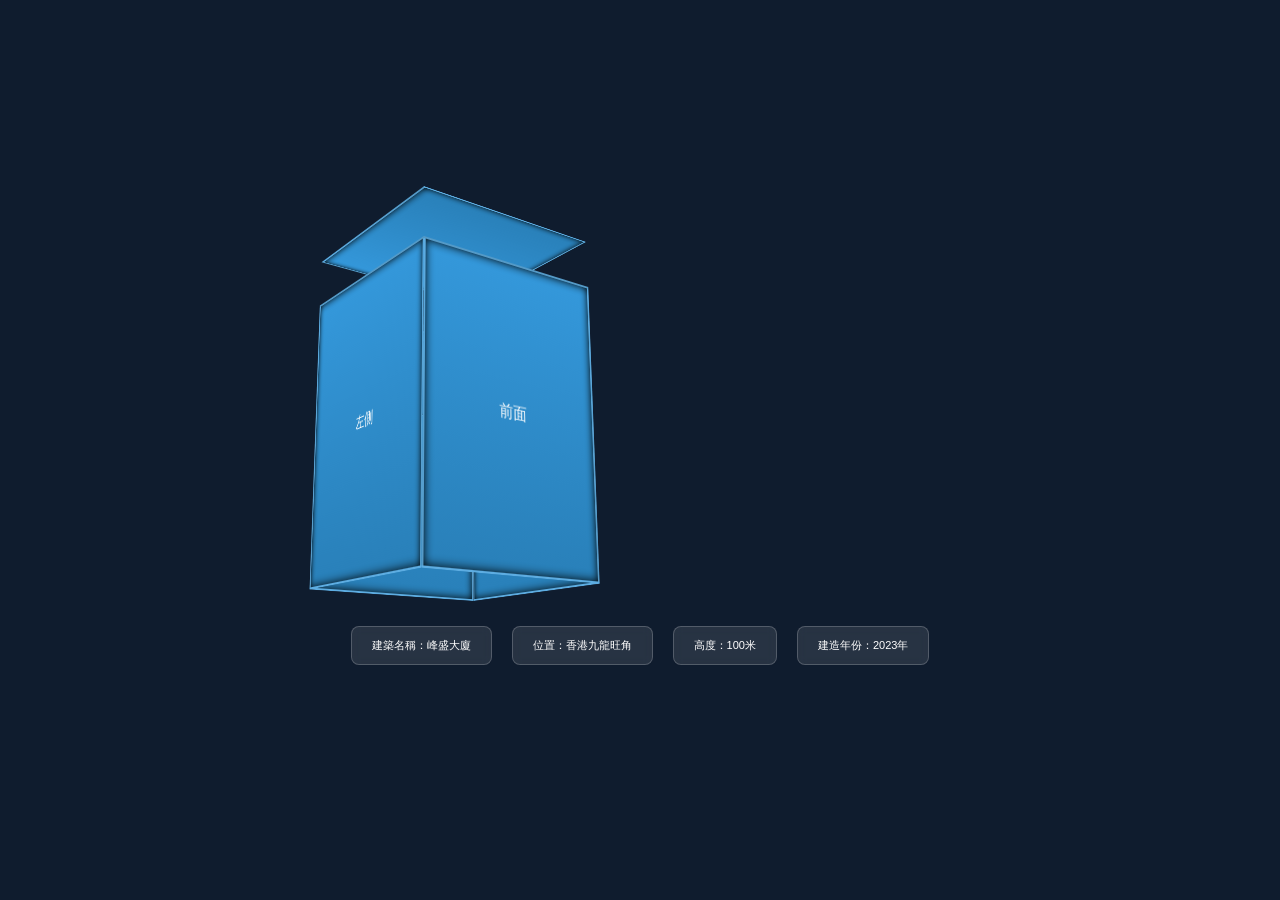
<file: index2.html>
<!DOCTYPE html>
<html lang="zh-Hant">
<head>
  <meta charset="UTF-8">
  <meta name="viewport" content="width=device-width, initial-scale=1.0">
  <title>3D 建築展示</title>
  <link rel="stylesheet" href="style.css">
</head>
<body>
  <div class="container">
    <h1>3D 建築展示</h1>
    <div class="scene">
      <div class="building">
        <div class="face front">前面</div>
        <div class="face back">後面</div>
        <div class="face right">右側</div>
        <div class="face left">左側</div>
        <div class="face top">頂部</div>
        <div class="face bottom">底部</div>
      </div>
    </div>
    <div class="info-panel">
      <div>建築名稱：峰盛大廈</div>
      <div>位置：香港九龍旺角</div>
      <div>高度：100米</div>
      <div>建造年份：2023年</div>
    </div>
  </div>
<style>
body, html {
  width: 100%;
  height: 100%;
  padding: 0;
  margin: 0;
  background: #0f1c2e;
  font-family: 'Segoe UI', sans-serif;
  color: #fff;
  display: flex;
  flex-direction: column;
  align-items: center;
  justify-content: center;
  height: 100vh;
}

.scene {
  width: 200px;
  height: 300px;
  perspective: 1000px;
  margin-bottom: 40px;
}

.building {
  width: 100%;
  height: 100%;
  position: relative;
  transform-style: preserve-3d;
  transform: rotateX(15deg) rotateY(35deg);
  animation: rotate 20s linear infinite;
}

.face {
  position: absolute;
  width: 200px;
  height: 300px;
  background: linear-gradient(to bottom, #3498db, #2980b9);
  border: 2px solid rgba(255, 255, 255, 0.2);
  box-shadow: inset 0 0 10px #000;
  display: flex;
  justify-content: center;
  align-items: center;
}

.front  { transform: translateZ(100px); }
.back   { transform: rotateY(180deg) translateZ(100px); }
.right  { transform: rotateY(90deg) translateZ(100px); }
.left   { transform: rotateY(-90deg) translateZ(100px); }
.top    { transform: rotateX(90deg) translateZ(150px); height: 200px; }
.bottom { transform: rotateX(-90deg) translateZ(0px); height: 200px; }

@keyframes rotate {
  0% { transform: rotateX(15deg) rotateY(0deg); }
  100% { transform: rotateX(15deg) rotateY(360deg); }
}

.info-panel {
  display: flex;
  gap: 20px;
  flex-wrap: wrap;
  justify-content: center;
  font-size: 1.1rem;
}

.info-panel > div {
  background: rgba(255, 255, 255, 0.1);
  padding: 10px 20px;
  border-radius: 8px;
  backdrop-filter: blur(4px);
  border: 1px solid rgba(255,255,255,0.2);
}

</div>
</body>
</html>
</file>
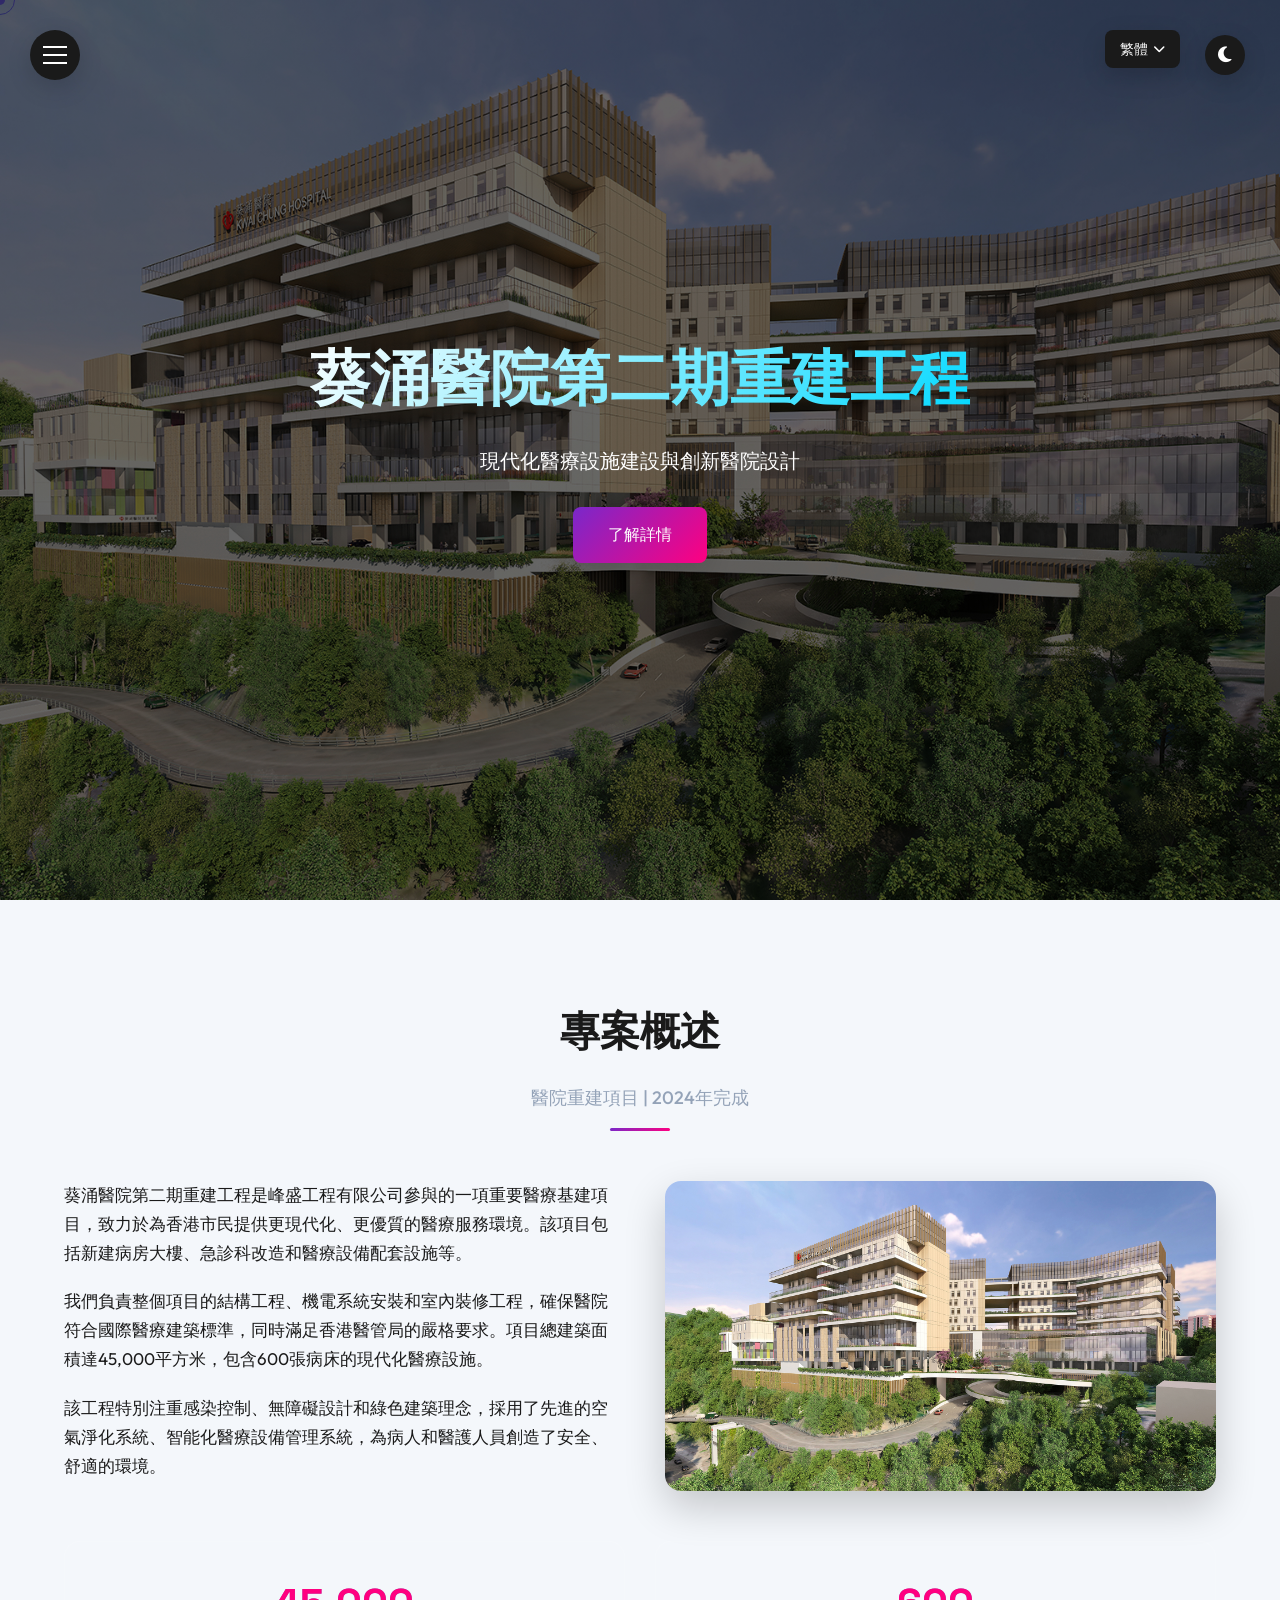
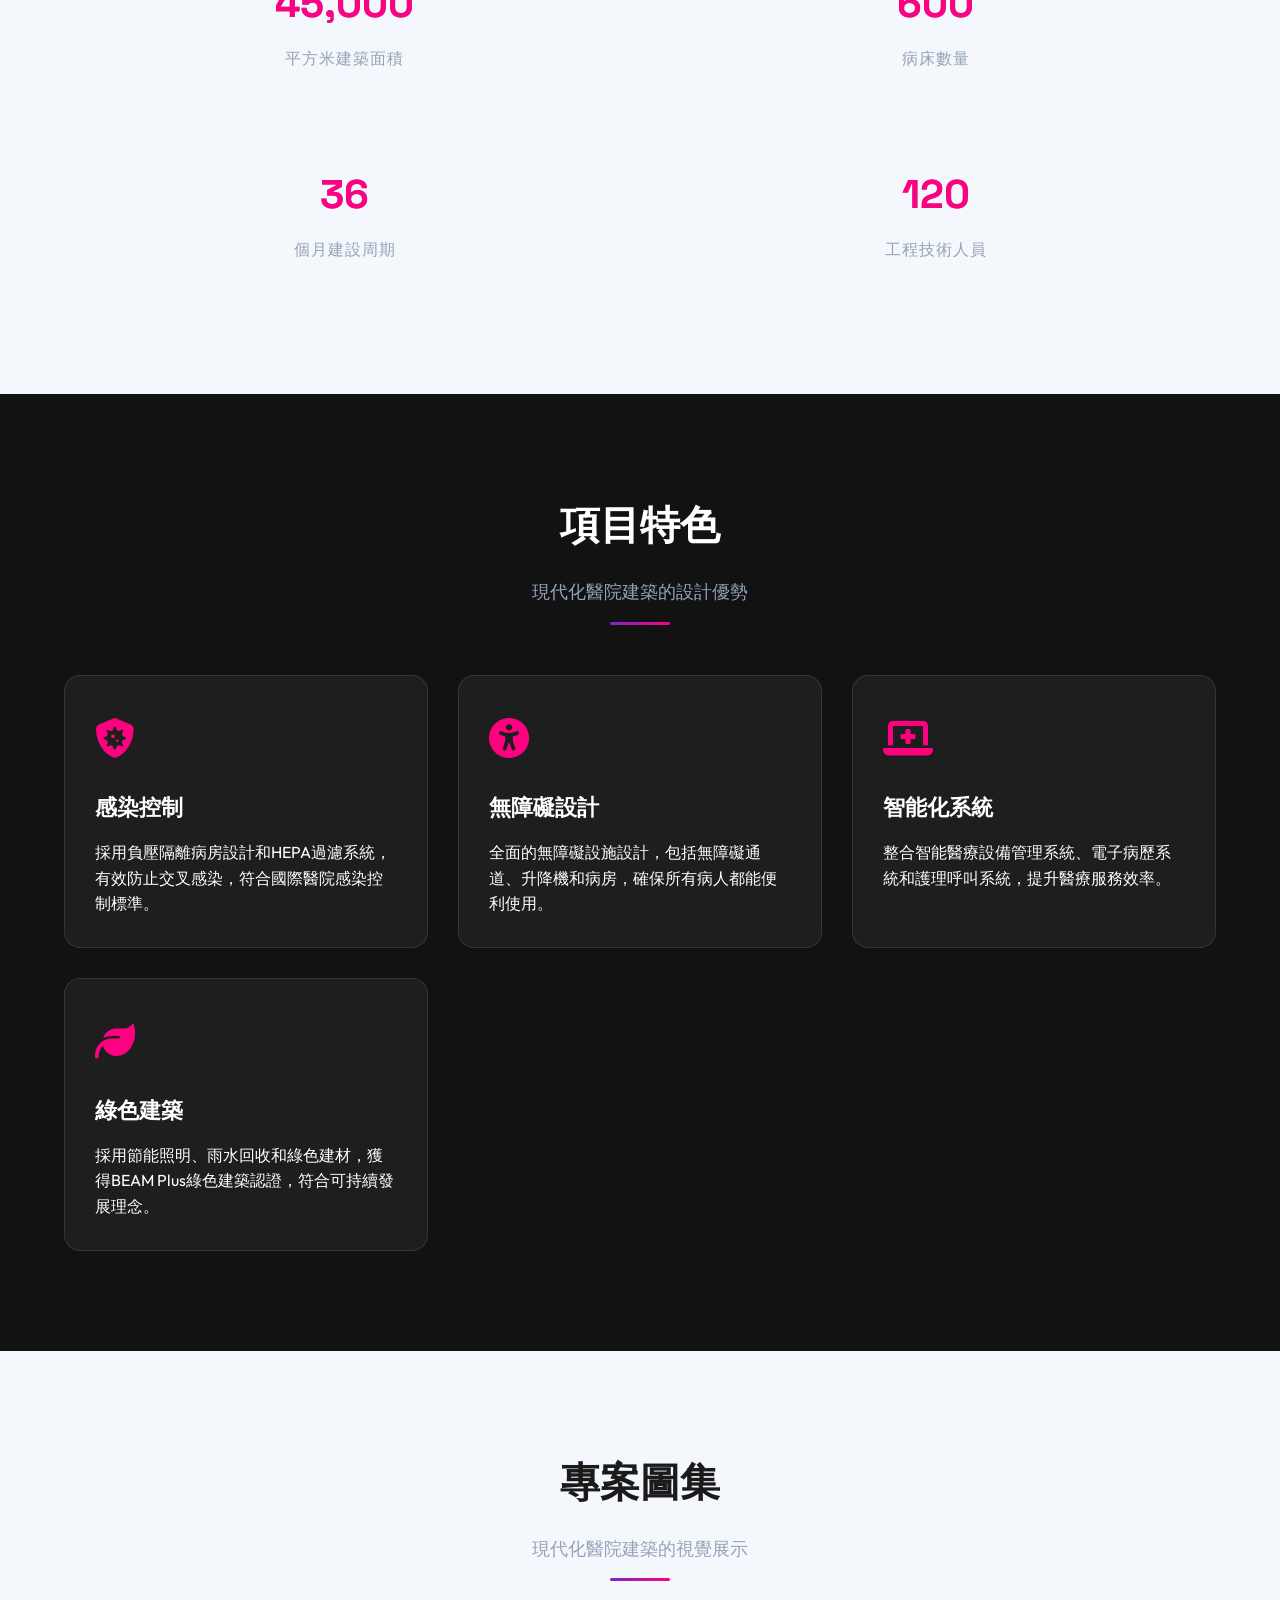
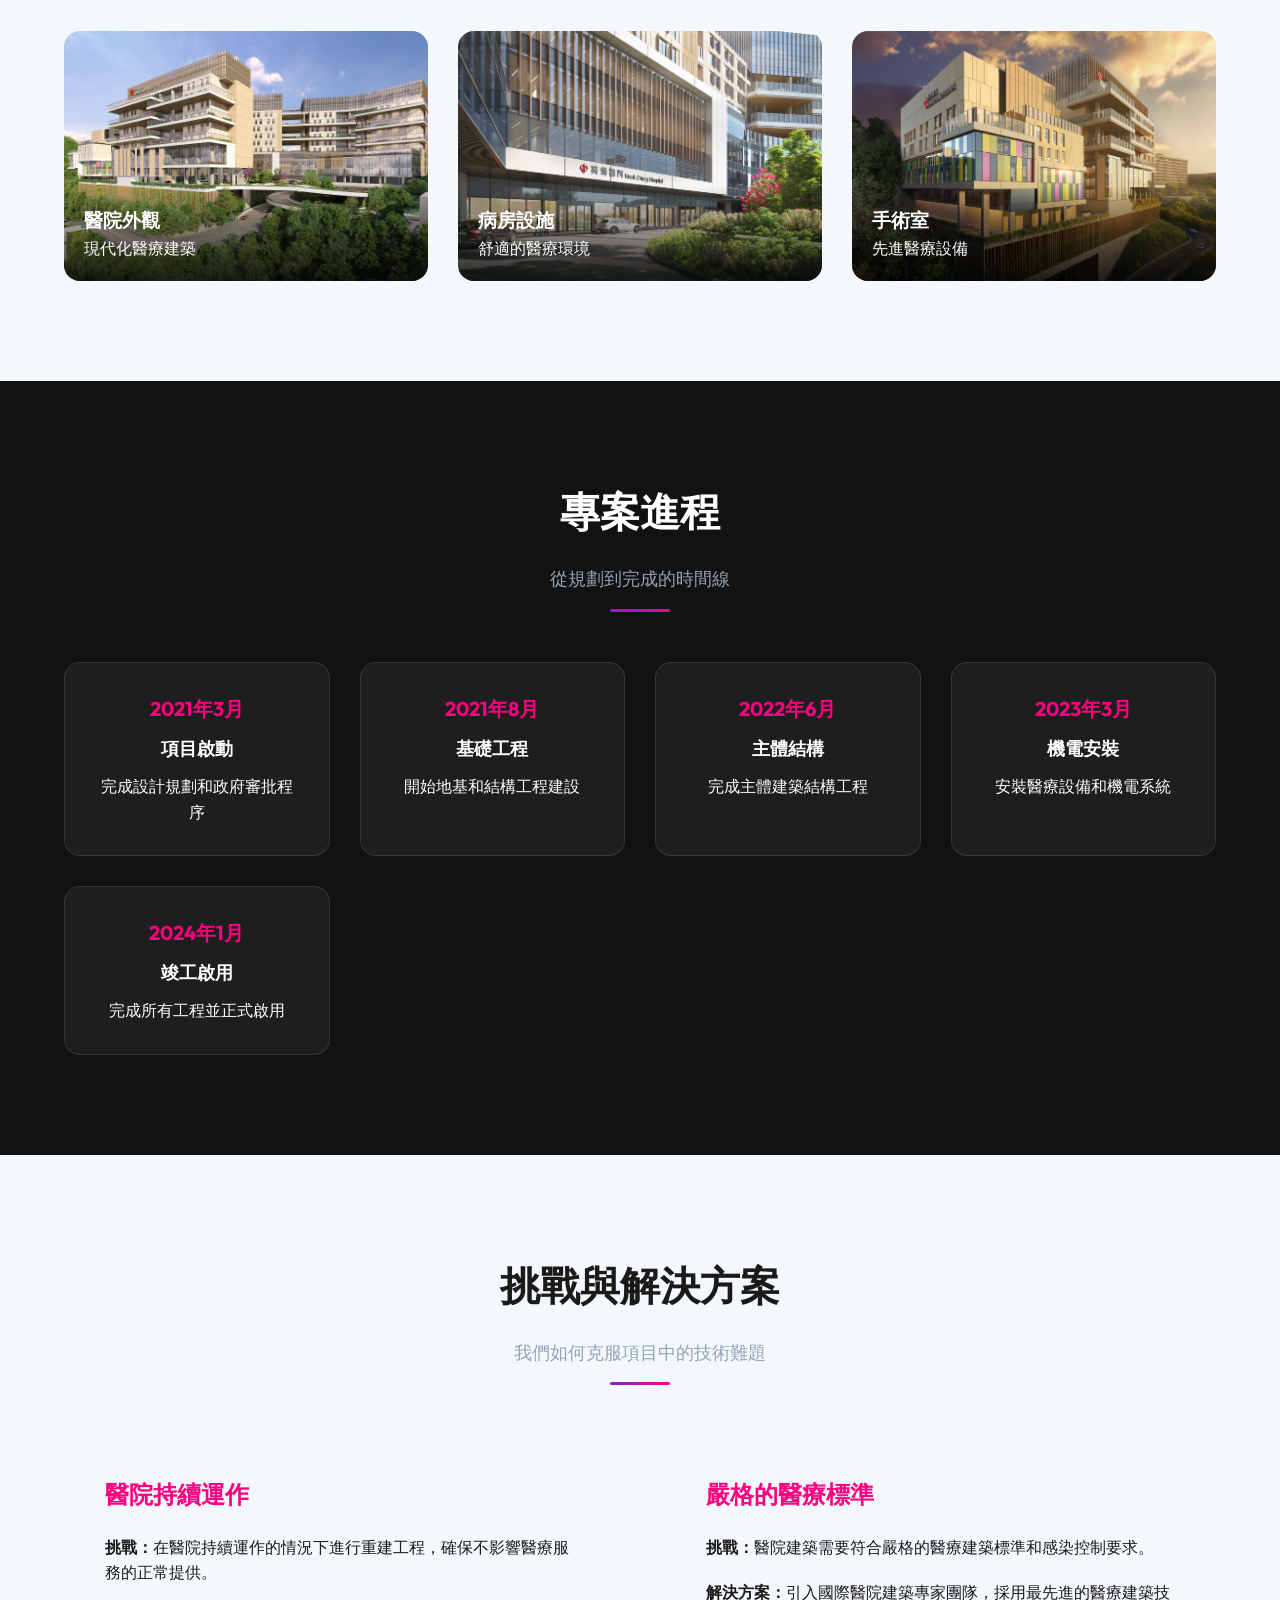
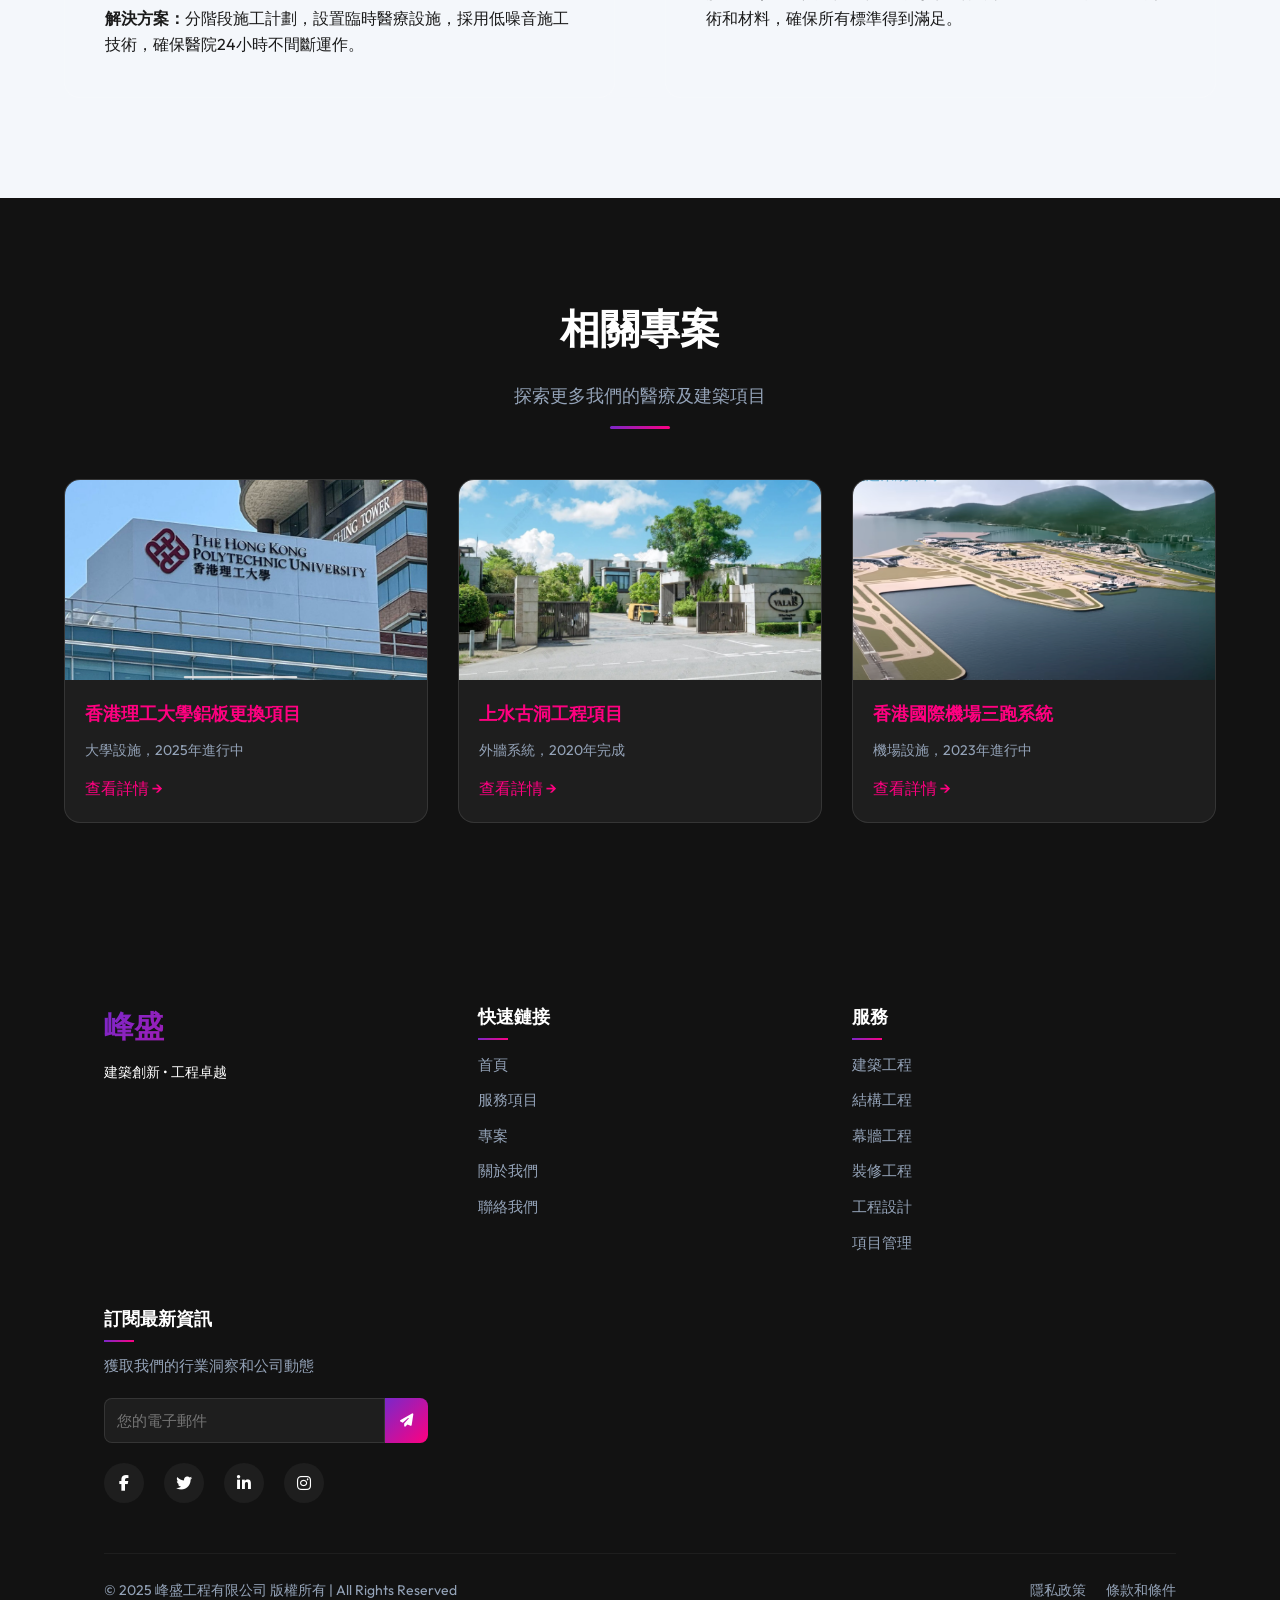
<file: KCH2.html>
<!DOCTYPE html>
<html lang="zh-HK">
<head>
    <meta charset="UTF-8">
    <meta name="viewport" content="width=device-width, initial-scale=1.0">
    <title>葵涌醫院第二期重建工程 - 峰盛工程有限公司</title>
    <link rel="stylesheet" href="style.css">
    <link rel="stylesheet" href="https://fonts.googleapis.com/css2?family=Space+Grotesk:wght@300;400;500;600;700&family=Outfit:wght@300;400;500;600;700&display=swap">
    <link rel="stylesheet" href="https://cdnjs.cloudflare.com/ajax/libs/font-awesome/6.4.0/css/all.min.css">
    <script src="js/lang.js" defer></script>
    <style>
        /* Project Page Specific Styles */
        .project-hero {
            height: 100vh;
            position: relative;
            overflow: hidden;
            display: flex;
            align-items: center;
            justify-content: center;
            background: linear-gradient(rgba(0, 0, 0, 0.6), rgba(0, 0, 0, 0.6)), url('images/KCH2.jpg');
            background-size: cover;
            background-position: center;
        }
        
        .project-hero-content {
            text-align: center;
            color: var(--color-text-light);
            max-width: 80rem;
            padding: 0 2rem;
            z-index: 2;
        }
        
        .project-hero-title {
            font-size: 6rem;
            font-weight: 700;
            margin-bottom: 2rem;
            background: linear-gradient(135deg, #fff, var(--color-accent));
            -webkit-background-clip: text;
            background-clip: text;
            color: transparent;
        }
        
        .project-subtitle {
            font-size: 2rem;
            margin-bottom: 3rem;
            color: var(--color-text-light);
        }
        
        .project-section {
            padding: 10rem 5%;
            position: relative;
        }
        
        .project-section.light {
            background-color: var(--color-light);
            color: var(--color-text-dark);
        }
        
        .project-section.dark {
            background-color: var(--color-dark);
            color: var(--color-text-light);
        }
        
        .project-container {
            max-width: 120rem;
            margin: 0 auto;
        }
        
        .overview-grid {
            display: grid;
            grid-template-columns: 1fr 1fr;
            gap: 5rem;
            margin-top: 5rem;
        }
        
        .project-stats {
            display: grid;
            grid-template-columns: repeat(2, 1fr);
            gap: 3rem;
            margin-top: 5rem;
        }
        
        .stat-card {
            background: rgba(255, 255, 255, 0.05);
            padding: 3rem;
            border-radius: var(--radius-lg);
            text-align: center;
            border: 1px solid var(--color-border);
        }
        
        .stat-number {
            font-family: var(--font-heading);
            font-size: 4rem;
            font-weight: 700;
            color: var(--color-secondary);
            margin-bottom: 1rem;
        }
        
        .stat-label {
            font-size: 1.6rem;
            color: var(--color-text-muted);
        }
        
        .features-grid {
            display: grid;
            grid-template-columns: repeat(auto-fill, minmax(30rem, 1fr));
            gap: 3rem;
            margin-top: 5rem;
        }
        
        .feature-card {
            background: rgba(255, 255, 255, 0.05);
            padding: 3rem;
            border-radius: var(--radius-lg);
            border: 1px solid var(--color-border);
            transition: transform var(--transition-normal);
        }
        
        .feature-card:hover {
            transform: translateY(-10px);
        }
        
        .feature-icon {
            font-size: 4rem;
            color: var(--color-secondary);
            margin-bottom: 2rem;
        }
        
        .feature-title {
            font-family: var(--font-heading);
            font-size: 2.2rem;
            margin-bottom: 1.5rem;
        }
        
        .feature-description {
            font-size: 1.6rem;
            line-height: 1.6;
        }
        
        .image-gallery {
            display: grid;
            grid-template-columns: repeat(auto-fill, minmax(35rem, 1fr));
            gap: 3rem;
            margin-top: 5rem;
        }
        
        .gallery-item {
            position: relative;
            border-radius: var(--radius-lg);
            overflow: hidden;
            height: 25rem;
        }
        
        .gallery-item img {
            width: 100%;
            height: 100%;
            object-fit: cover;
            transition: transform var(--transition-slow);
        }
        
        .gallery-item:hover img {
            transform: scale(1.1);
        }
        
        .gallery-overlay {
            position: absolute;
            bottom: 0;
            left: 0;
            right: 0;
            background: linear-gradient(to top, rgba(0,0,0,0.8), transparent);
            padding: 2rem;
            color: white;
        }
        
        .timeline-items {
            display: grid;
            grid-template-columns: repeat(auto-fill, minmax(25rem, 1fr));
            gap: 3rem;
            margin-top: 3rem;
        }
        
        .timeline-card {
            background: rgba(255, 255, 255, 0.05);
            padding: 3rem;
            border-radius: var(--radius-lg);
            border: 1px solid var(--color-border);
            text-align: center;
        }
        
        .timeline-date {
            font-size: 2rem;
            font-weight: 700;
            color: var(--color-secondary);
            margin-bottom: 1rem;
        }
        
        .timeline-title {
            font-size: 1.8rem;
            margin-bottom: 1rem;
        }
        
        .challenges-grid {
            display: grid;
            grid-template-columns: 1fr 1fr;
            gap: 5rem;
            margin-top: 5rem;
        }
        
        .challenge-item {
            background: rgba(255, 255, 255, 0.05);
            padding: 4rem;
            border-radius: var(--radius-lg);
            border: 1px solid var(--color-border);
        }
        
        .challenge-title {
            font-family: var(--font-heading);
            font-size: 2.4rem;
            margin-bottom: 2rem;
            color: var(--color-secondary);
        }
        
        .related-projects {
            display: grid;
            grid-template-columns: repeat(auto-fill, minmax(30rem, 1fr));
            gap: 3rem;
            margin-top: 5rem;
        }
        
        .related-card {
            background: rgba(255, 255, 255, 0.05);
            border-radius: var(--radius-lg);
            overflow: hidden;
            border: 1px solid var(--color-border);
            transition: transform var(--transition-normal);
        }
        
        .related-card:hover {
            transform: translateY(-10px);
        }
        
        .related-image {
            height: 20rem;
            overflow: hidden;
        }
        
        .related-image img {
            width: 100%;
            height: 100%;
            object-fit: cover;
        }
        
        .related-content {
            padding: 2rem;
        }
        
        .related-title {
            font-size: 1.8rem;
            margin-bottom: 1rem;
            color: var(--color-secondary);
        }
        
        .related-description {
            font-size: 1.4rem;
            margin-bottom: 1.5rem;
            color: var(--color-text-muted);
        }
        
        .related-link {
            color: var(--color-secondary);
            font-weight: 500;
            text-decoration: none;
            transition: color var(--transition-normal);
        }
        
        .related-link:hover {
            color: var(--color-primary);
        }
        
        @media (max-width: 992px) {
            .overview-grid,
            .challenges-grid {
                grid-template-columns: 1fr;
            }
            
            .project-stats {
                grid-template-columns: 1fr;
            }
        }
        
        @media (max-width: 768px) {
            .project-hero-title {
                font-size: 4rem;
            }
            
            .project-subtitle {
                font-size: 1.8rem;
            }
        }
    </style>
</head>
<body>
    <div class="cursor"></div>
    <div class="cursor-follower"></div>

    <!-- Preloader -->
    <div class="preloader">
        <div class="preloader-inner">
            <div class="cube">
                <div class="side front"></div>
                <div class="side back"></div>
                <div class="side top"></div>
                <div class="side bottom"></div>
                <div class="side left"></div>
                <div class="side right"></div>
            </div>
            <h2 class="loading-text">LOADING<span>...</span></h2>
        </div>
    </div>

    <div class="theme-toggle">
        <div class="toggle-icon">
            <i class="fas fa-moon"></i>
        </div>
    </div>

    <div class="lang-selector">
        <div class="lang-btn">
            繁體 <i class="fas fa-chevron-down"></i>
        </div>
        <div class="lang-dropdown">
            <ul>
                <li><a href="#" data-lang="zh-hant">繁體</a></li>
                <li><a href="#" data-lang="en">EN</a></li>
                <li><a href="#" data-lang="zh-hans">简体</a></li>
            </ul>
        </div>
    </div>

    <div class="navigation-panel">
        <div class="nav-toggle">
            <span></span>
            <span></span>
            <span></span>
        </div>
        <div class="nav-menu">
            <div class="nav-brand">
                <div class="logo">峰盛</div>
                <div class="logo-text">TOP CHANCE ENGINEERING</div>
            </div>
            <nav>
                <ul>
                    <li><a href="index.html" class="nav-link" data-text="首頁">首頁</a></li>
                    <li><a href="index.html#services" class="nav-link" data-text="服務項目">服務項目</a></li>
                    <li><a href="index.html#projects" class="nav-link" data-text="專案">專案</a></li>
                    <li><a href="index.html#about" class="nav-link" data-text="關於我們">關於我們</a></li>
                    <li><a href="index.html#contact" class="nav-link" data-text="聯絡我們">聯絡我們</a></li>
                </ul>
            </nav>
            <div class="nav-footer">
                <div class="social-links">
                    <a href="#"><i class="fab fa-facebook-f"></i></a>
                    <a href="#"><i class="fab fa-twitter"></i></a>
                    <a href="#"><i class="fab fa-linkedin-in"></i></a>
                    <a href="#"><i class="fab fa-instagram"></i></a>
                </div>
            </div>
        </div>
    </div>

    <main>
        <!-- Hero Section -->
        <section class="project-hero">
            <div class="project-hero-content">
                <h1 class="project-hero-title">葵涌醫院第二期重建工程</h1>
                <p class="project-subtitle">現代化醫療設施建設與創新醫院設計</p>
                <a href="#project-overview" class="btn-primary">了解詳情</a>
            </div>
        </section>

        <!-- Project Overview Section -->
        <section id="project-overview" class="project-section light">
            <div class="project-container">
                <div class="section-intro">
                    <h2 class="section-title">專案概述</h2>
                    <p class="section-subtitle">醫院重建項目 | 2024年完成</p>
                    <div class="section-divider"></div>
                </div>

                <div class="overview-grid">
                    <div>
                        <p style="font-size: 1.7rem; margin-bottom: 2rem; line-height: 1.7;">
                            葵涌醫院第二期重建工程是峰盛工程有限公司參與的一項重要醫療基建項目，致力於為香港市民提供更現代化、更優質的醫療服務環境。該項目包括新建病房大樓、急診科改造和醫療設備配套設施等。
                        </p>
                        <p style="font-size: 1.7rem; margin-bottom: 2rem; line-height: 1.7;">
                            我們負責整個項目的結構工程、機電系統安裝和室內裝修工程，確保醫院符合國際醫療建築標準，同時滿足香港醫管局的嚴格要求。項目總建築面積達45,000平方米，包含600張病床的現代化醫療設施。
                        </p>
                        <p style="font-size: 1.7rem; line-height: 1.7;">
                            該工程特別注重感染控制、無障礙設計和綠色建築理念，採用了先進的空氣淨化系統、智能化醫療設備管理系統，為病人和醫護人員創造了安全、舒適的環境。
                        </p>
                    </div>
                    <div>
                        <img src="images/KCH2.jpg" alt="葵涌醫院" style="width: 100%; border-radius: var(--radius-lg); box-shadow: var(--shadow-lg);">
                    </div>
                </div>

                <div class="project-stats">
                    <div class="stat-card">
                        <div class="stat-number">45,000</div>
                        <div class="stat-label">平方米建築面積</div>
                    </div>
                    <div class="stat-card">
                        <div class="stat-number">600</div>
                        <div class="stat-label">病床數量</div>
                    </div>
                    <div class="stat-card">
                        <div class="stat-number">36</div>
                        <div class="stat-label">個月建設周期</div>
                    </div>
                    <div class="stat-card">
                        <div class="stat-number">120</div>
                        <div class="stat-label">工程技術人員</div>
                    </div>
                </div>
            </div>
        </section>

        <!-- Features Section -->
        <section class="project-section dark">
            <div class="project-container">
                <div class="section-intro">
                    <h2 class="section-title">項目特色</h2>
                    <p class="section-subtitle">現代化醫院建築的設計優勢</p>
                    <div class="section-divider"></div>
                </div>

                <div class="features-grid">
                    <div class="feature-card">
                        <div class="feature-icon">
                            <i class="fas fa-shield-virus"></i>
                        </div>
                        <h3 class="feature-title">感染控制</h3>
                        <p class="feature-description">
                            採用負壓隔離病房設計和HEPA過濾系統，有效防止交叉感染，符合國際醫院感染控制標準。
                        </p>
                    </div>

                    <div class="feature-card">
                        <div class="feature-icon">
                            <i class="fas fa-universal-access"></i>
                        </div>
                        <h3 class="feature-title">無障礙設計</h3>
                        <p class="feature-description">
                            全面的無障礙設施設計，包括無障礙通道、升降機和病房，確保所有病人都能便利使用。
                        </p>
                    </div>

                    <div class="feature-card">
                        <div class="feature-icon">
                            <i class="fas fa-laptop-medical"></i>
                        </div>
                        <h3 class="feature-title">智能化系統</h3>
                        <p class="feature-description">
                            整合智能醫療設備管理系統、電子病歷系統和護理呼叫系統，提升醫療服務效率。
                        </p>
                    </div>

                    <div class="feature-card">
                        <div class="feature-icon">
                            <i class="fas fa-leaf"></i>
                        </div>
                        <h3 class="feature-title">綠色建築</h3>
                        <p class="feature-description">
                            採用節能照明、雨水回收和綠色建材，獲得BEAM Plus綠色建築認證，符合可持續發展理念。
                        </p>
                    </div>
                </div>
            </div>
        </section>

        <!-- Gallery Section -->
        <section class="project-section light">
            <div class="project-container">
                <div class="section-intro">
                    <h2 class="section-title">專案圖集</h2>
                    <p class="section-subtitle">現代化醫院建築的視覺展示</p>
                    <div class="section-divider"></div>
                </div>

                <div class="image-gallery">
                    <div class="gallery-item">
                        <img src="images/KCH2.jpg" alt="醫院外觀">
                        <div class="gallery-overlay">
                            <h3>醫院外觀</h3>
                            <p>現代化醫療建築</p>
                        </div>
                    </div>
                    <div class="gallery-item">
                        <img src="images/KCH3.jpeg" alt="病房設施">
                        <div class="gallery-overlay">
                            <h3>病房設施</h3>
                            <p>舒適的醫療環境</p>
                        </div>
                    </div>
                    <div class="gallery-item">
                        <img src="images/KCH4.jpeg" alt="手術室">
                        <div class="gallery-overlay">
                            <h3>手術室</h3>
                            <p>先進醫療設備</p>
                        </div>
                    </div>
                </div>
            </div>
        </section>

        <!-- Timeline Section -->
        <section class="project-section dark">
            <div class="project-container">
                <div class="section-intro">
                    <h2 class="section-title">專案進程</h2>
                    <p class="section-subtitle">從規劃到完成的時間線</p>
                    <div class="section-divider"></div>
                </div>

                <div class="timeline-items">
                    <div class="timeline-card">
                        <div class="timeline-date">2021年3月</div>
                        <h3 class="timeline-title">項目啟動</h3>
                        <p>完成設計規劃和政府審批程序</p>
                    </div>
                    <div class="timeline-card">
                        <div class="timeline-date">2021年8月</div>
                        <h3 class="timeline-title">基礎工程</h3>
                        <p>開始地基和結構工程建設</p>
                    </div>
                    <div class="timeline-card">
                        <div class="timeline-date">2022年6月</div>
                        <h3 class="timeline-title">主體結構</h3>
                        <p>完成主體建築結構工程</p>
                    </div>
                    <div class="timeline-card">
                        <div class="timeline-date">2023年3月</div>
                        <h3 class="timeline-title">機電安裝</h3>
                        <p>安裝醫療設備和機電系統</p>
                    </div>
                    <div class="timeline-card">
                        <div class="timeline-date">2024年1月</div>
                        <h3 class="timeline-title">竣工啟用</h3>
                        <p>完成所有工程並正式啟用</p>
                    </div>
                </div>
            </div>
        </section>

        <!-- Challenges Section -->
        <section class="project-section light">
            <div class="project-container">
                <div class="section-intro">
                    <h2 class="section-title">挑戰與解決方案</h2>
                    <p class="section-subtitle">我們如何克服項目中的技術難題</p>
                    <div class="section-divider"></div>
                </div>

                <div class="challenges-grid">
                    <div class="challenge-item">
                        <h3 class="challenge-title">醫院持續運作</h3>
                        <p style="font-size: 1.6rem; line-height: 1.6; margin-bottom: 2rem;">
                            <strong>挑戰：</strong>在醫院持續運作的情況下進行重建工程，確保不影響醫療服務的正常提供。
                        </p>
                        <p style="font-size: 1.6rem; line-height: 1.6;">
                            <strong>解決方案：</strong>分階段施工計劃，設置臨時醫療設施，採用低噪音施工技術，確保醫院24小時不間斷運作。
                        </p>
                    </div>

                    <div class="challenge-item">
                        <h3 class="challenge-title">嚴格的醫療標準</h3>
                        <p style="font-size: 1.6rem; line-height: 1.6; margin-bottom: 2rem;">
                            <strong>挑戰：</strong>醫院建築需要符合嚴格的醫療建築標準和感染控制要求。
                        </p>
                        <p style="font-size: 1.6rem; line-height: 1.6;">
                            <strong>解決方案：</strong>引入國際醫院建築專家團隊，採用最先進的醫療建築技術和材料，確保所有標準得到滿足。
                        </p>
                    </div>
                </div>
            </div>
        </section>

        <!-- Related Projects Section -->
        <section class="project-section dark">
            <div class="project-container">
                <div class="section-intro">
                    <h2 class="section-title">相關專案</h2>
                    <p class="section-subtitle">探索更多我們的醫療及建築項目</p>
                    <div class="section-divider"></div>
                </div>

                <div class="related-projects">
                    <div class="related-card">
                        <div class="related-image">
                            <img src="images/PU2.jpeg" alt="香港理工大學鋁板更換項目">
                        </div>
                        <div class="related-content">
                            <h3 class="related-title">香港理工大學鋁板更換項目</h3>
                            <p class="related-description">大學設施，2025年進行中</p>
                            <a href="cbd.html" class="related-link">查看詳情 →</a>
                        </div>
                    </div>

                    <div class="related-card">
                        <div class="related-image">
                            <img src="images/Kuto.jpeg" alt="上水古洞工程項目">
                        </div>
                        <div class="related-content">
                            <h3 class="related-title">上水古洞工程項目</h3>
                            <p class="related-description">外牆系統，2020年完成</p>
                            <a href="hongkong-commercial.html" class="related-link">查看詳情 →</a>
                        </div>
                    </div>

                    <div class="related-card">
                        <div class="related-image">
                            <img src="images/HK-airport 3 runway.png" alt="香港國際機場三跑系統">
                        </div>
                        <div class="related-content">
                            <h3 class="related-title">香港國際機場三跑系統</h3>
                            <p class="related-description">機場設施，2023年進行中</p>
                            <a href="Airport.html" class="related-link">查看詳情 →</a>
                        </div>
                    </div>
                </div>
            </div>
        </section>
    </main>

    <footer class="site-footer">
        <div class="footer-container">
            <div class="footer-top">
                <div class="footer-logo">
                    <div class="logo">峰盛</div>
                    <p>建築創新 • 工程卓越</p>
                </div>
                
                <div class="footer-links">
                    <h3>快速鏈接</h3>
                    <ul>
                        <li><a href="index.html">首頁</a></li>
                        <li><a href="index.html#services">服務項目</a></li>
                        <li><a href="index.html#projects">專案</a></li>
                        <li><a href="index.html#about">關於我們</a></li>
                        <li><a href="index.html#contact">聯絡我們</a></li>
                    </ul>
                </div>
                
                <div class="footer-services">
                    <h3>服務</h3>
                    <ul>
                        <li><a href="#">建築工程</a></li>
                        <li><a href="#">結構工程</a></li>
                        <li><a href="#">幕牆工程</a></li>
                        <li><a href="#">裝修工程</a></li>
                        <li><a href="#">工程設計</a></li>
                        <li><a href="#">項目管理</a></li>
                    </ul>
                </div>
                
                <div class="footer-newsletter">
                    <h3>訂閱最新資訊</h3>
                    <p>獲取我們的行業洞察和公司動態</p>
                    <form class="newsletter-form">
                        <input type="email" placeholder="您的電子郵件">
                        <button type="submit"><i class="fas fa-paper-plane"></i></button>
                    </form>
                    <div class="social-links">
                        <a href="#"><i class="fab fa-facebook-f"></i></a>
                        <a href="#"><i class="fab fa-twitter"></i></a>
                        <a href="#"><i class="fab fa-linkedin-in"></i></a>
                        <a href="#"><i class="fab fa-instagram"></i></a>
                    </div>
                </div>
            </div>
            
            <div class="footer-bottom">
                <p>&copy; 2025 峰盛工程有限公司 版權所有 | All Rights Reserved</p>
                <div class="footer-legal">
                    <a href="privacy-policy.html">隱私政策</a>
                    <a href="#">條款和條件</a>
                </div>
            </div>
        </div>
    </footer>

    <script>
        // Preloader
        window.addEventListener('load', function() {
            setTimeout(function() {
                document.querySelector('.preloader').classList.add('hide');
            }, 1500);
        });

        // Theme Toggle
        const themeToggle = document.querySelector('.theme-toggle');
        const toggleIcon = document.querySelector('.toggle-icon i');
        
        themeToggle.addEventListener('click', function() {
            document.body.classList.toggle('dark-mode');
            toggleIcon.classList.toggle('fa-moon');
            toggleIcon.classList.toggle('fa-sun');
        });

        // Navigation Toggle
        const navToggle = document.querySelector('.nav-toggle');
        const navMenu = document.querySelector('.nav-menu');
        
        navToggle.addEventListener('click', function() {
            navToggle.classList.toggle('active');
            navMenu.classList.toggle('active');
            document.body.classList.toggle('nav-open');
        });

        // Custom Cursor
        const cursor = document.querySelector('.cursor');
        const cursorFollower = document.querySelector('.cursor-follower');
        
        document.addEventListener('mousemove', function(e) {
            cursor.style.left = e.clientX + 'px';
            cursor.style.top = e.clientY + 'px';
            
            setTimeout(function() {
                cursorFollower.style.left = e.clientX + 'px';
                cursorFollower.style.top = e.clientY + 'px';
            }, 100);
        });

        // Animate elements when they come into view
        const animateOnScroll = function() {
            const elements = document.querySelectorAll('.feature-card, .stat-card, .timeline-card, .challenge-item, .related-card');
            
            elements.forEach(el => {
                const rect = el.getBoundingClientRect();
                const windowHeight = window.innerHeight;
                
                if (rect.top <= windowHeight * 0.85) {
                    el.classList.add('aos-animate');
                }
            });
        };
        
        window.addEventListener('scroll', animateOnScroll);
        window.addEventListener('load', animateOnScroll);

        // Language selector
        const langBtn = document.querySelector('.lang-btn');
        const langDropdown = document.querySelector('.lang-dropdown');
        
        langBtn.addEventListener('click', function() {
            langBtn.classList.toggle('active');
            langDropdown.classList.toggle('active');
        });
        
        // Close dropdown when clicking outside
        document.addEventListener('click', function(e) {
            if (!langBtn.contains(e.target) && !langDropdown.contains(e.target)) {
                langBtn.classList.remove('active');
                langDropdown.classList.remove('active');
            }
        });
    </script>
</body>
</html>
</file>
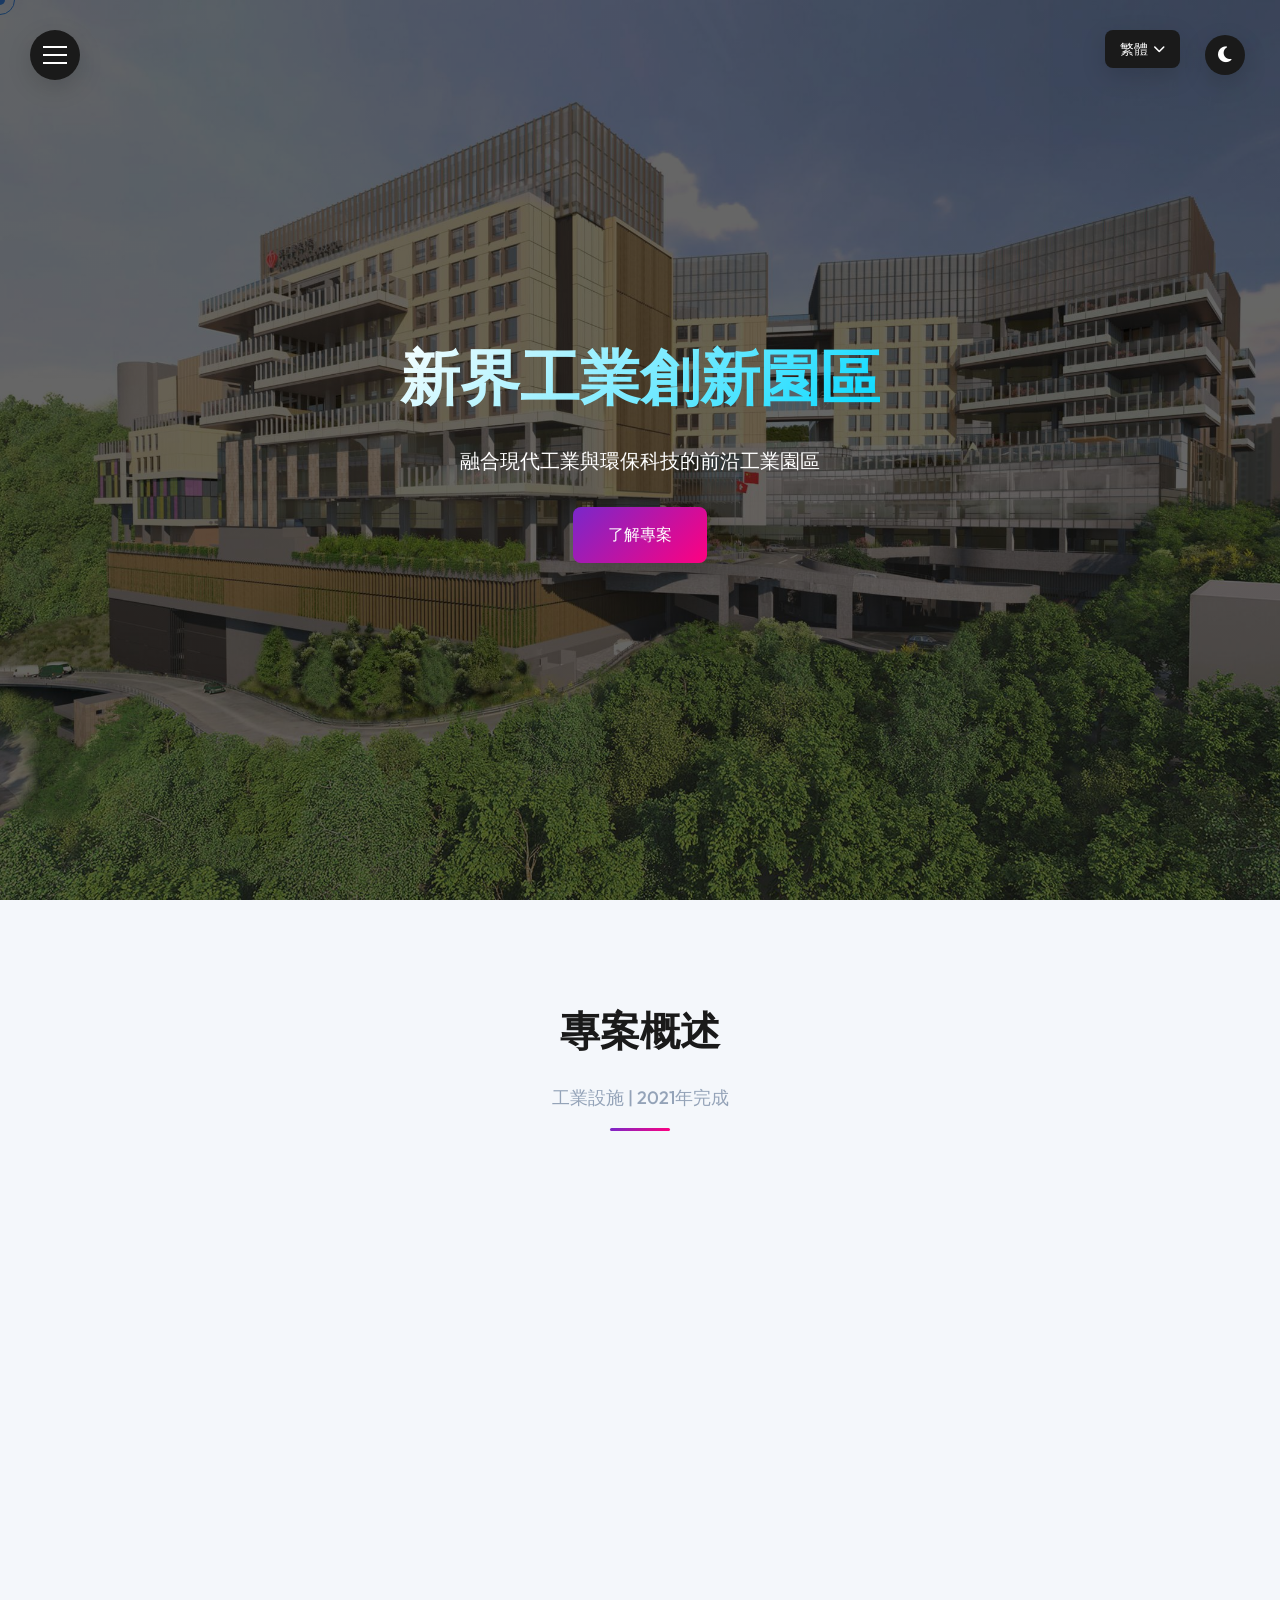
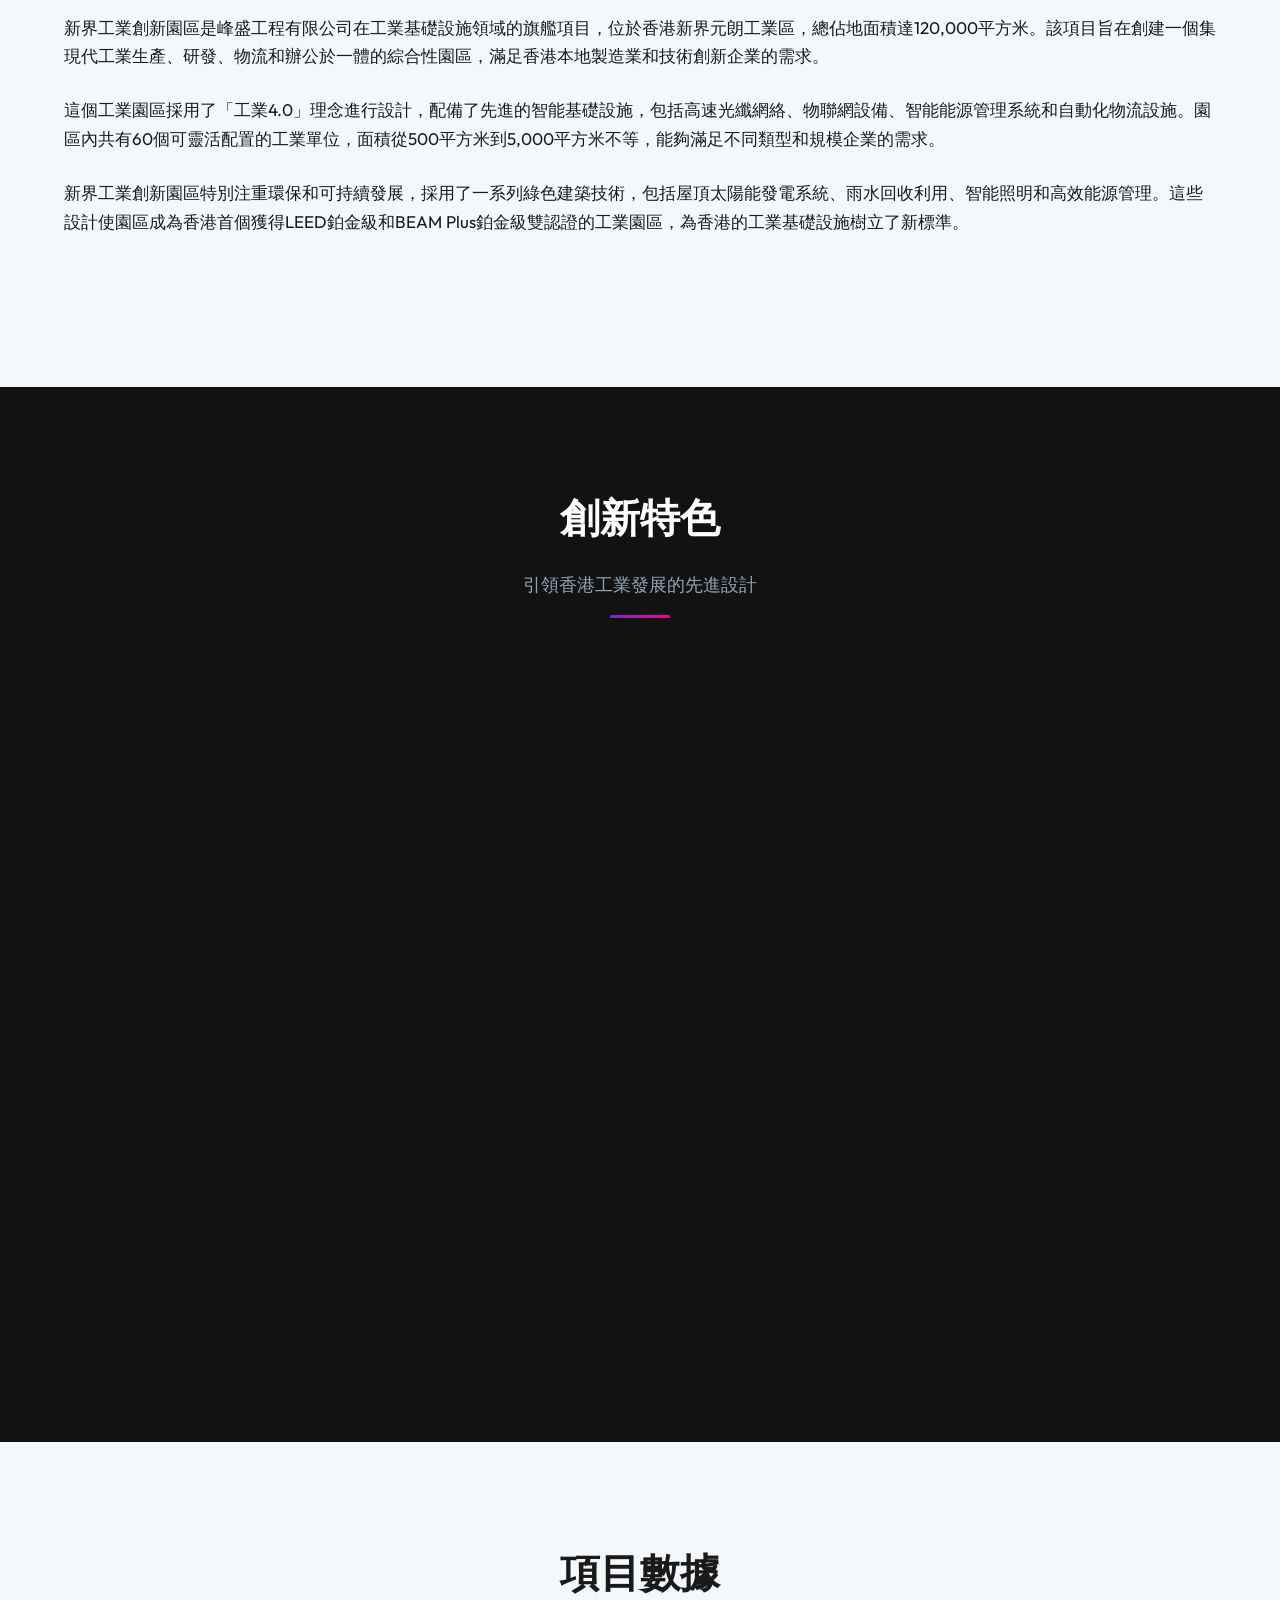
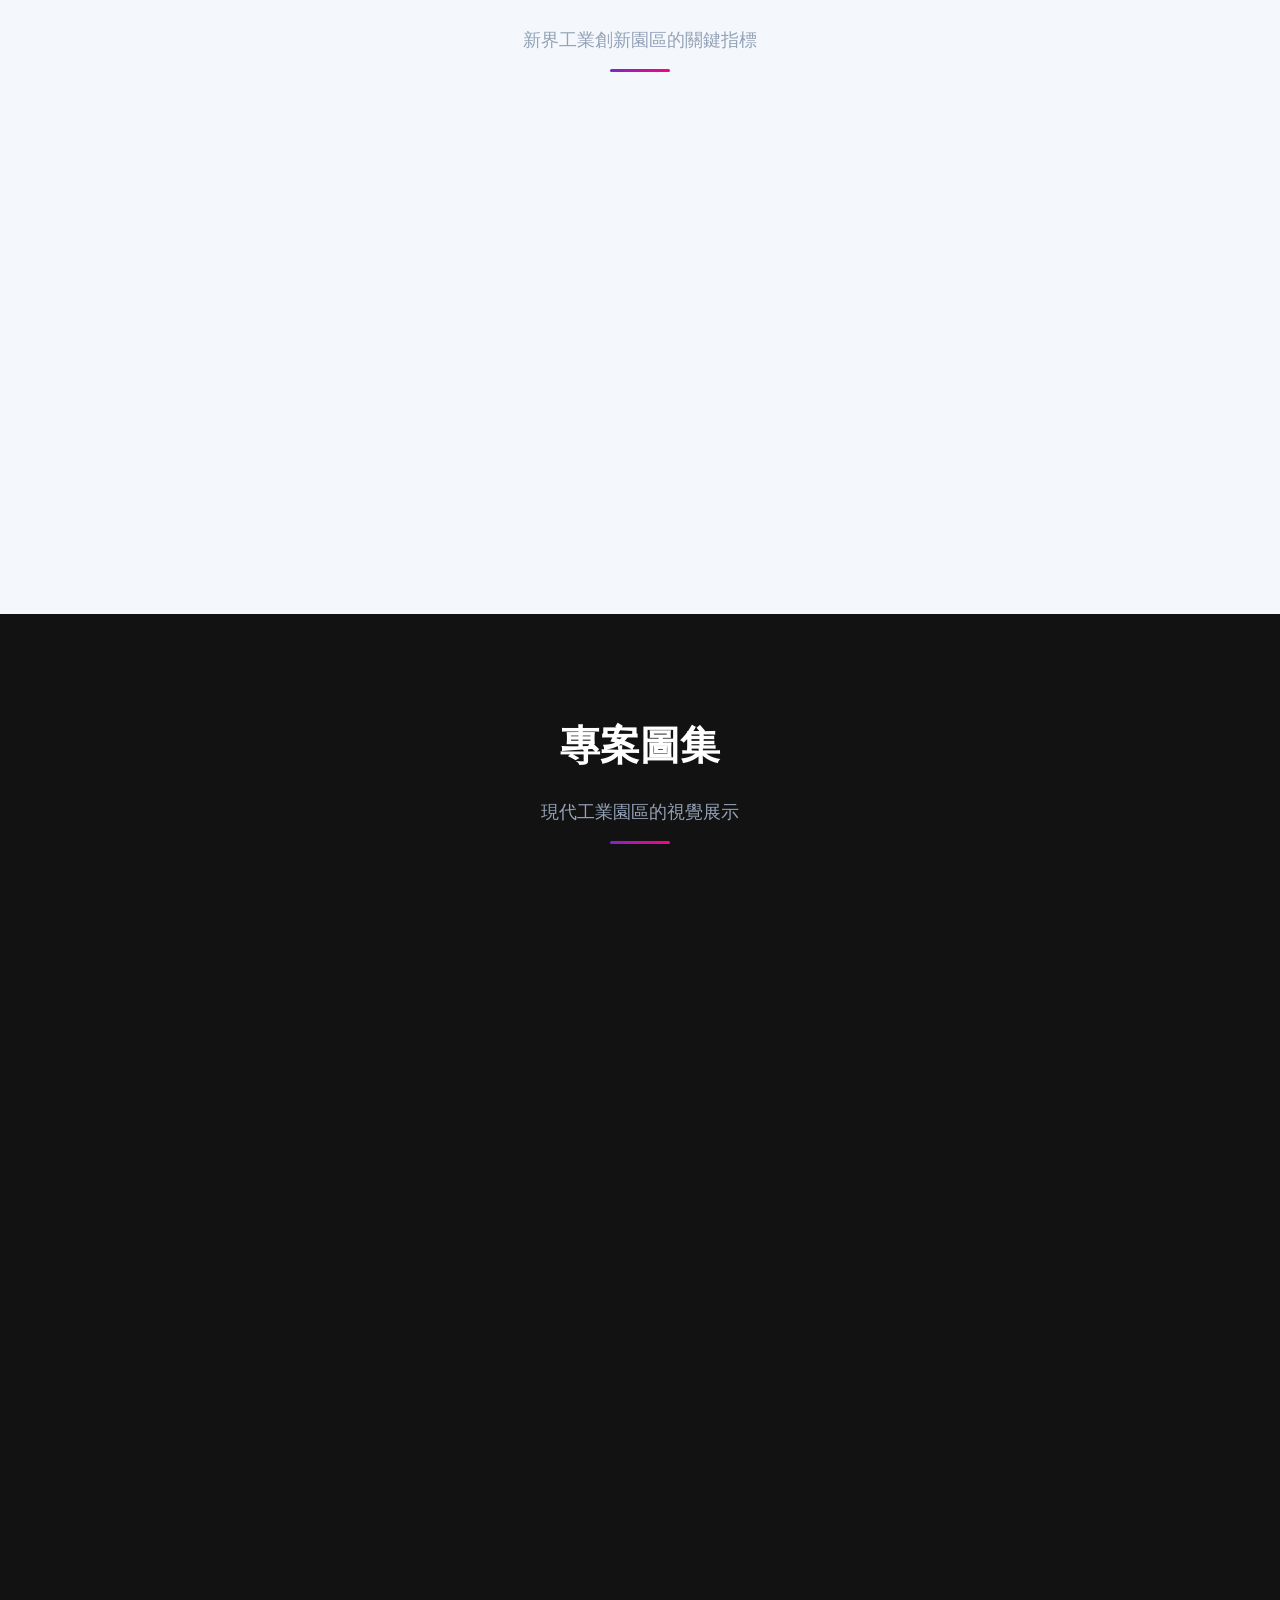
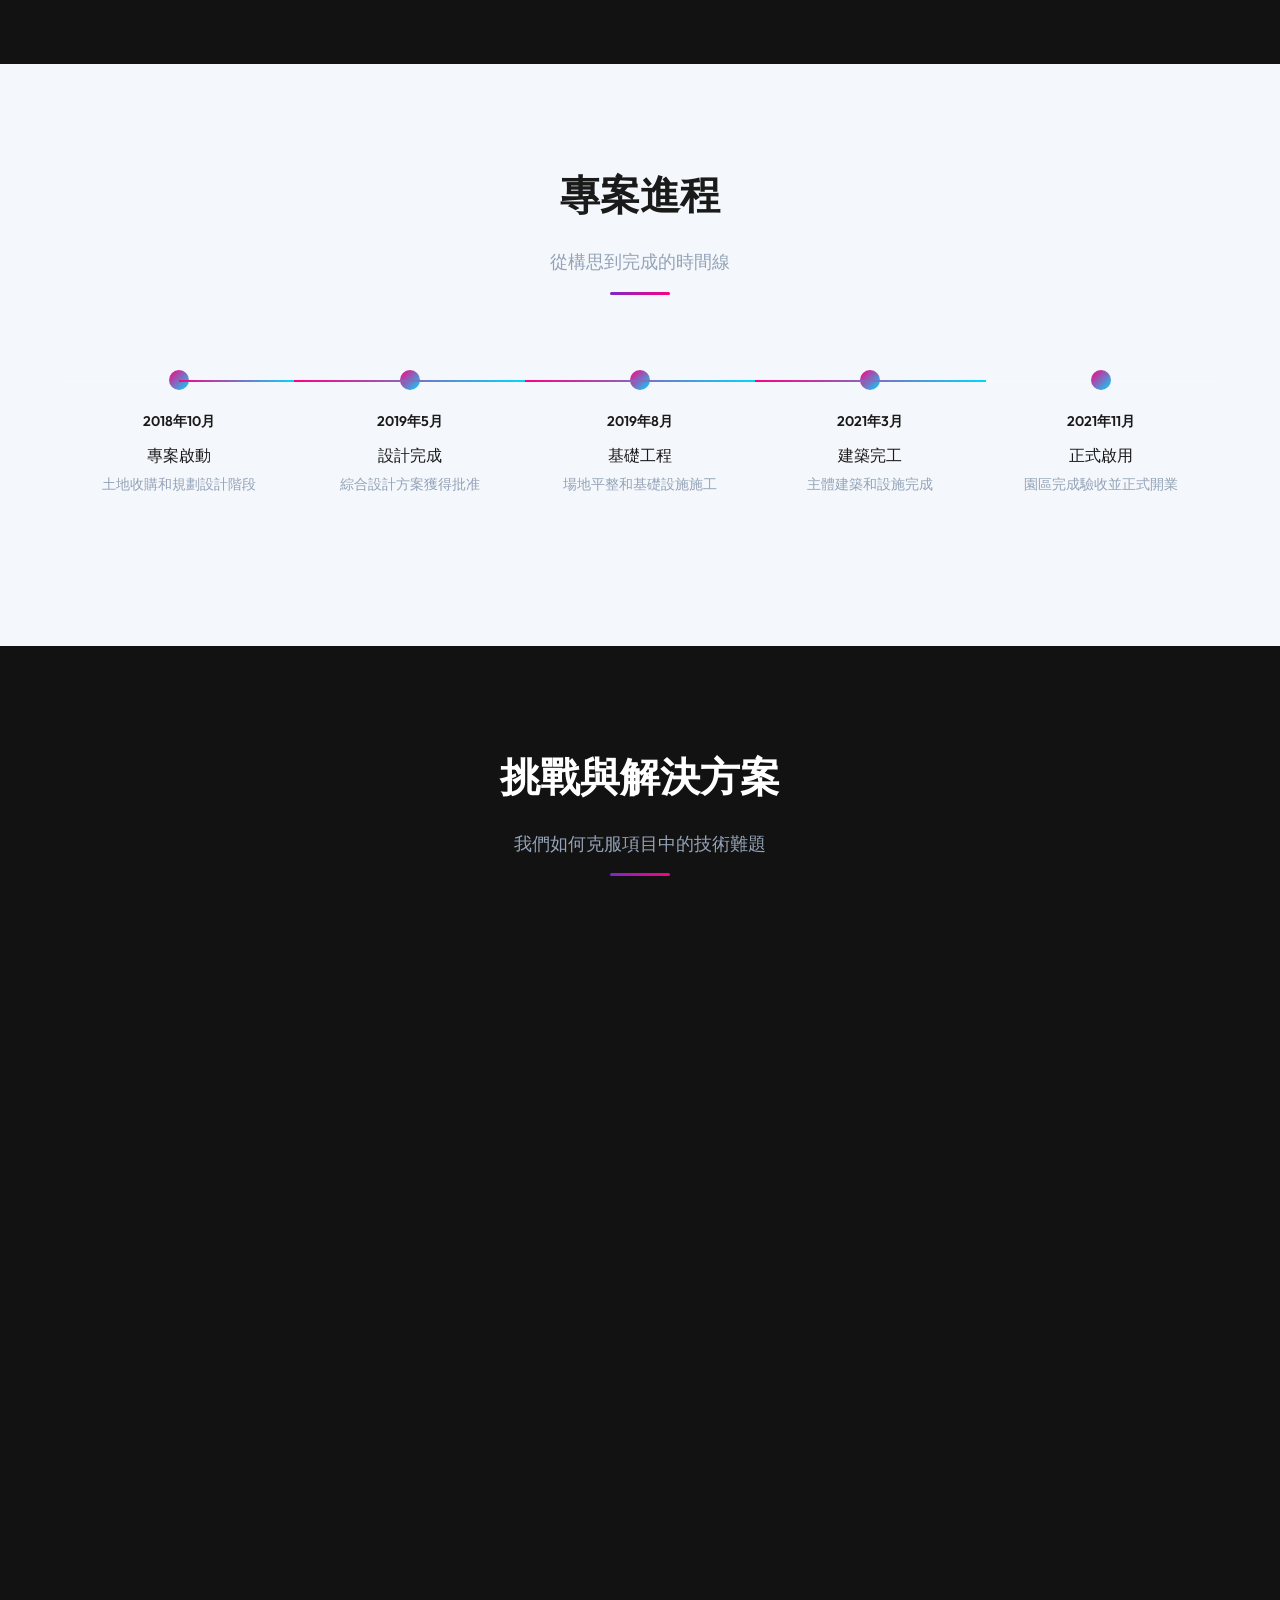
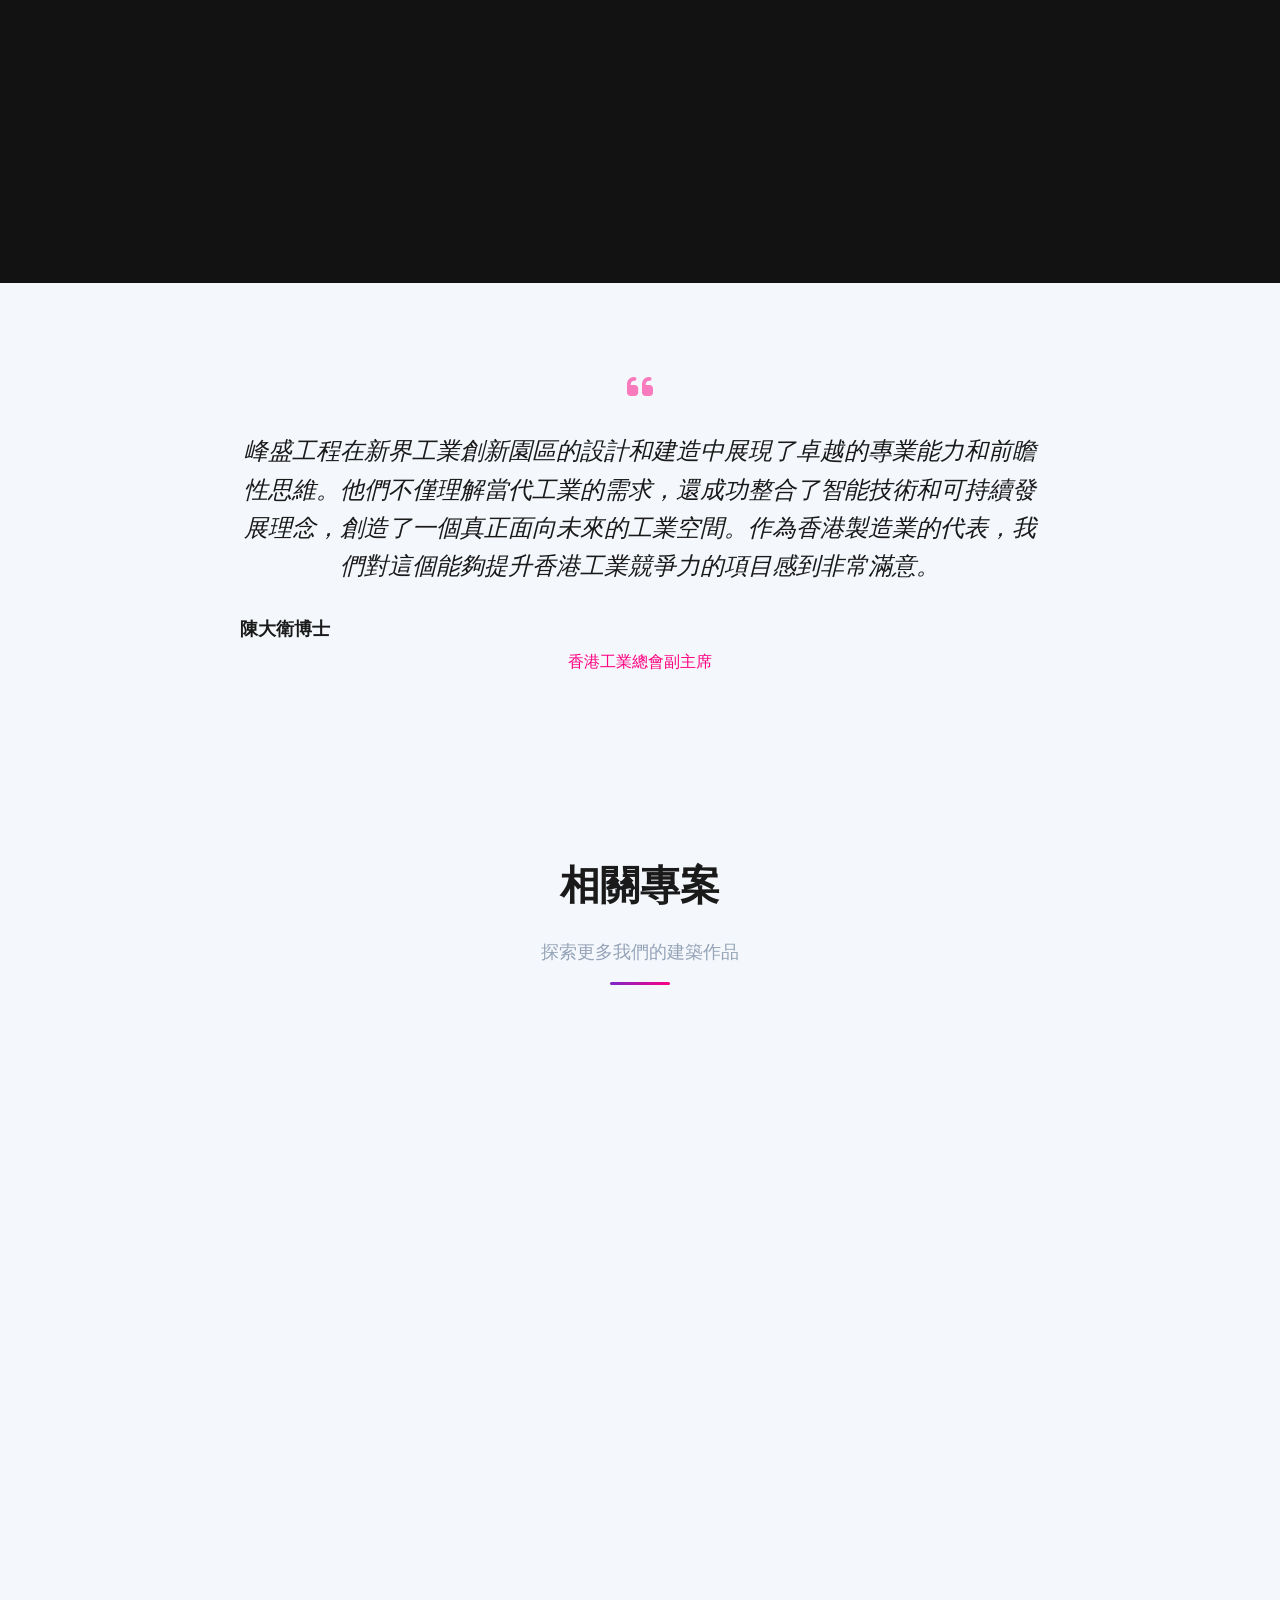
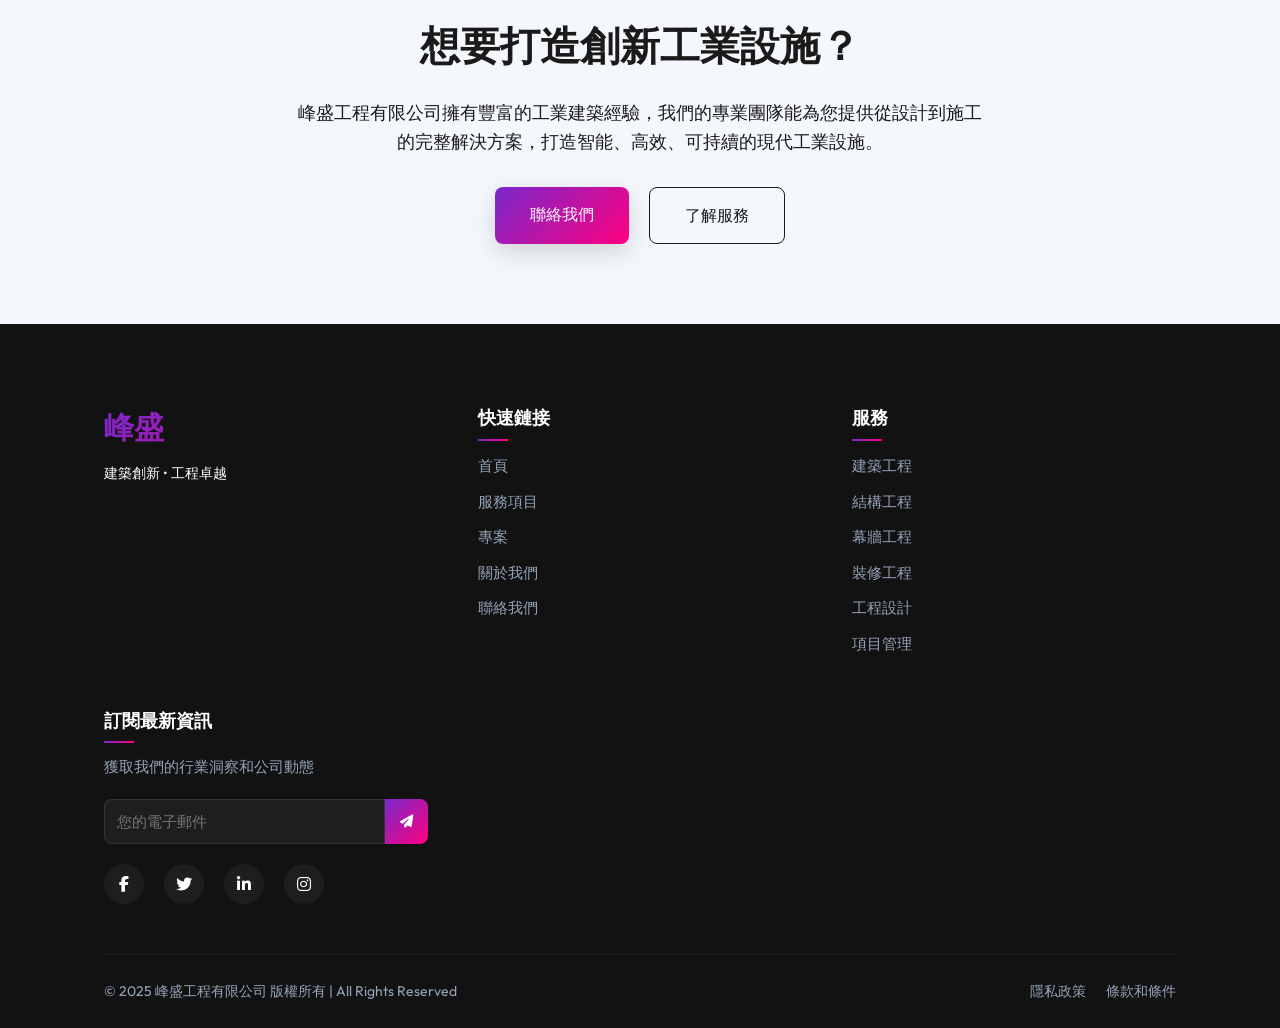
<file: newterritories-industrial.html>
<!DOCTYPE html>
<html lang="zh-HK">
<head>
    <meta charset="UTF-8">
    <meta name="viewport" content="width=device-width, initial-scale=1.0">
    <title>新界工業創新園區 - 峰盛工程有限公司</title>
    <link rel="stylesheet" href="style.css">
    <link rel="stylesheet" href="https://fonts.googleapis.com/css2?family=Space+Grotesk:wght@300;400;500;600;700&family=Outfit:wght@300;400;500;600;700&display=swap">
    <link rel="stylesheet" href="https://cdnjs.cloudflare.com/ajax/libs/font-awesome/6.4.0/css/all.min.css">
    <script src="js/lang.js" defer></script>
    <style>
        /* Project Detail Page Specific Styles - Similar to other project pages but with industrial theme */
        .project-hero {
            height: 100vh;
            position: relative;
            overflow: hidden;
            display: flex;
            align-items: center;
            justify-content: center;
            background: linear-gradient(rgba(0, 0, 0, 0.6), rgba(0, 0, 0, 0.6)), url('6eaj8kacmu.jpg');
            background-size: cover;
            background-position: center;
        }
        
        .project-hero-content {
            text-align: center;
            color: var(--color-text-light);
            max-width: 80rem;
            padding: 0 2rem;
            z-index: 2;
        }
        
        .project-hero-title {
            font-size: 6rem;
            font-weight: 700;
            margin-bottom: 2rem;
            background: linear-gradient(135deg, #fff, var(--color-accent));
            -webkit-background-clip: text;
            background-clip: text;
            color: transparent;
        }
        
        .project-subtitle {
            font-size: 2rem;
            margin-bottom: 3rem;
            color: var(--color-text-light);
        }
        
        .project-section {
            padding: 10rem 5%;
            position: relative;
        }
        
        .project-section.light {
            background-color: var(--color-light);
            color: var(--color-text-dark);
        }
        
        .project-section.dark {
            background-color: var(--color-dark);
            color: var(--color-text-light);
        }
        
        .project-container {
            max-width: 120rem;
            margin: 0 auto;
        }
        
        .project-info-grid {
            display: grid;
            grid-template-columns: repeat(3, 1fr);
            gap: 2rem;
            margin: 5rem 0;
        }
        
        .info-card {
            background: rgba(255, 255, 255, 0.05);
            padding: 2.5rem;
            border-radius: var(--radius-lg);
            text-align: center;
            box-shadow: var(--shadow-md);
            border: 1px solid var(--color-border);
            transition: all var(--transition-normal);
        }
        
        .info-card:hover {
            transform: translateY(-10px);
        }
        
        .info-icon {
            font-size: 3rem;
            margin-bottom: 1.5rem;
            color: var(--color-secondary);
        }
        
        .info-title {
            font-family: var(--font-heading);
            font-size: 1.8rem;
            margin-bottom: 1rem;
        }
        
        .info-text {
            font-size: 1.6rem;
        }
        
        .project-description {
            margin: 5rem 0;
        }
        
        .project-description p {
            font-size: 1.7rem;
            line-height: 1.7;
            margin-bottom: 2.5rem;
        }
        
        .project-image-gallery {
            margin: 5rem 0;
        }
        
        .gallery-grid {
            display: grid;
            grid-template-columns: repeat(12, 1fr);
            grid-template-rows: repeat(2, 30rem);
            gap: 2rem;
        }
        
        .gallery-item {
            overflow: hidden;
            border-radius: var(--radius-md);
            position: relative;
        }
        
        .gallery-item:nth-child(1) {
            grid-column: span 8;
            grid-row: span 1;
        }
        
        .gallery-item:nth-child(2) {
            grid-column: span 4;
            grid-row: span 1;
        }
        
        .gallery-item:nth-child(3) {
            grid-column: span 4;
            grid-row: span 1;
        }
        
        .gallery-item:nth-child(4) {
            grid-column: span 8;
            grid-row: span 1;
        }
        
        .gallery-image {
            width: 100%;
            height: 100%;
            object-fit: cover;
            transition: transform var(--transition-slow);
        }
        
        .gallery-item:hover .gallery-image {
            transform: scale(1.1);
        }
        
        .progress-section {
            margin: 5rem 0;
        }
        
        .progress-timeline {
            display: flex;
            justify-content: space-between;
            margin-top: 4rem;
            position: relative;
        }
        
        .progress-timeline::before {
            content: "";
            position: absolute;
            top: 3.5rem;
            left: 0;
            width: 100%;
            height: 0.2rem;
            background-color: rgba(255, 255, 255, 0.1);
            z-index: 1;
        }
        
        .timeline-point {
            display: flex;
            flex-direction: column;
            align-items: center;
            position: relative;
            z-index: 2;
            width: 20%;
        }
        
        .point-marker {
            width: 2rem;
            height: 2rem;
            border-radius: 50%;
            background: var(--gradient-primary);
            margin-bottom: 1.5rem;
            position: relative;
            top: 2.5rem;
        }
        
        .point-date {
            font-size: 1.4rem;
            font-weight: 600;
            margin-bottom: 1rem;
            margin-top: 3rem;
        }
        
        .point-title {
            font-family: var(--font-heading);
            font-size: 1.6rem;
            margin-bottom: 0.5rem;
            text-align: center;
        }
        
        .point-description {
            font-size: 1.4rem;
            text-align: center;
            color: var(--color-text-muted);
        }
        
        .timeline-point.completed .point-marker {
            background: var(--gradient-secondary);
        }
        
        .timeline-point.completed::after {
            content: "";
            position: absolute;
            top: 3.5rem;
            left: 0;
            width: 100%;
            height: 0.2rem;
            background: var(--gradient-secondary);
            z-index: 1;
        }
        
        .timeline-point:first-child::after {
            width: 50%;
            left: 50%;
        }
        
        .timeline-point:last-child::after {
            width: 0;
        }
        
        .challenge-section {
            margin: 5rem 0;
        }
        
        .challenges-grid {
            display: grid;
            grid-template-columns: repeat(auto-fill, minmax(35rem, 1fr));
            gap: 3rem;
            margin-top: 4rem;
        }
        
        .challenge-card {
            background: rgba(255, 255, 255, 0.05);
            padding: 3rem;
            border-radius: var(--radius-lg);
            box-shadow: var(--shadow-md);
            border: 1px solid var(--color-border);
            transition: all var(--transition-normal);
        }
        
        .challenge-card:hover {
            transform: translateY(-10px);
        }
        
        .challenge-title {
            font-family: var(--font-heading);
            font-size: 2.2rem;
            margin-bottom: 1.5rem;
            color: var(--color-secondary);
        }
        
        .challenge-text {
            font-size: 1.6rem;
            line-height: 1.7;
            margin-bottom: 2rem;
        }
        
        .solution-title {
            font-family: var(--font-heading);
            font-size: 1.8rem;
            margin-bottom: 1rem;
            color: var(--color-accent);
        }
        
        .solution-text {
            font-size: 1.6rem;
            line-height: 1.7;
        }
        
        .testimonial-section {
            background: linear-gradient(rgba(0, 0, 0, 0.8), rgba(0, 0, 0, 0.8)), url('gzbk84jgnq.jpg');
            background-size: cover;
            background-position: center;
            background-attachment: fixed;
            padding: 8rem 5%;
            text-align: center;
        }
        
        .testimonial-content {
            max-width: 80rem;
            margin: 0 auto;
        }
        
        .testimonial-quote {
            font-size: 2.4rem;
            font-style: italic;
            line-height: 1.6;
            margin-bottom: 3rem;
        }
        
        .testimonial-author {
            font-family: var(--font-heading);
            font-size: 1.8rem;
            font-weight: 600;
        }
        
        .testimonial-position {
            font-size: 1.6rem;
            color: var(--color-secondary);
            margin-top: 0.5rem;
        }
        
        .related-projects {
            margin: 5rem 0;
        }
        
        .related-grid {
            display: grid;
            grid-template-columns: repeat(auto-fill, minmax(35rem, 1fr));
            gap: 3rem;
            margin-top: 4rem;
        }
        
        .related-item {
            position: relative;
            border-radius: var(--radius-lg);
            overflow: hidden;
            height: 35rem;
        }
        
        .related-image {
            width: 100%;
            height: 100%;
            object-fit: cover;
            transition: transform var(--transition-slow);
        }
        
        .related-item:hover .related-image {
            transform: scale(1.1);
        }
        
        .related-overlay {
            position: absolute;
            bottom: 0;
            left: 0;
            width: 100%;
            padding: 2rem;
            background: linear-gradient(to top, rgba(0, 0, 0, 0.8), transparent);
            color: var(--color-text-light);
            transition: all var(--transition-normal);
        }
        
        .related-title {
            font-family: var(--font-heading);
            font-size: 2.2rem;
            margin-bottom: 0.5rem;
        }
        
        .related-category {
            font-size: 1.4rem;
            color: var(--color-secondary);
            margin-bottom: 1.5rem;
        }
        
        .related-link {
            display: inline-block;
            padding: 0.8rem 1.5rem;
            background-color: var(--color-secondary);
            color: var(--color-text-light);
            font-size: 1.4rem;
            border-radius: var(--radius-sm);
            transition: all var(--transition-normal);
        }
        
        .related-link:hover {
            background-color: var(--color-primary);
            transform: translateY(-3px);
        }
        
        .cta-section {
            text-align: center;
            padding: 8rem 5%;
        }
        
        .cta-title {
            font-family: var(--font-heading);
            font-size: 4rem;
            margin-bottom: 2rem;
        }
        
        .cta-text {
            font-size: 1.8rem;
            max-width: 70rem;
            margin: 0 auto 3rem;
        }
        
        .cta-buttons {
            display: flex;
            justify-content: center;
            gap: 2rem;
            flex-wrap: wrap;
        }
        
        /* Innovation Features Specific */
        .innovation-grid {
            display: grid;
            grid-template-columns: repeat(auto-fill, minmax(30rem, 1fr));
            gap: 3rem;
            margin: 5rem 0;
        }
        
        .innovation-card {
            background: rgba(255, 255, 255, 0.05);
            padding: 3rem;
            border-radius: var(--radius-lg);
            box-shadow: var(--shadow-md);
            border: 1px solid var(--color-border);
            transition: all var(--transition-normal);
        }
        
        .innovation-card:hover {
            transform: translateY(-10px);
            background: linear-gradient(135deg, rgba(121, 40, 202, 0.1), rgba(255, 0, 128, 0.1));
        }
        
        .innovation-icon {
            font-size: 3.5rem;
            margin-bottom: 2rem;
            color: var(--color-secondary);
        }
        
        .innovation-title {
            font-family: var(--font-heading);
            font-size: 2.2rem;
            margin-bottom: 1.5rem;
        }
        
        .innovation-text {
            font-size: 1.6rem;
            line-height: 1.7;
        }
        
        /* Stats Section Specific */
        .stats-container {
            display: grid;
            grid-template-columns: repeat(4, 1fr);
            gap: 3rem;
            margin: 5rem 0;
        }
        
        .stat-item {
            text-align: center;
            padding: 2rem;
            background: rgba(255, 255, 255, 0.05);
            border-radius: var(--radius-lg);
            transition: all var(--transition-normal);
        }
        
        .stat-item:hover {
            transform: translateY(-10px);
            background: linear-gradient(135deg, rgba(121, 40, 202, 0.1), rgba(255, 0, 128, 0.1));
        }
        
        .stat-number {
            font-family: var(--font-heading);
            font-size: 5rem;
            font-weight: 700;
            margin-bottom: 1rem;
            background: var(--gradient-secondary);
            -webkit-background-clip: text;
            background-clip: text;
            color: transparent;
        }
        
        .stat-label {
            font-size: 1.6rem;
            color: var(--color-text-muted);
            text-transform: uppercase;
            letter-spacing: 0.1rem;
        }
        
        @media (max-width: 992px) {
            .project-info-grid {
                grid-template-columns: repeat(2, 1fr);
            }
            
            .gallery-grid {
                grid-template-rows: repeat(4, 25rem);
            }
            
            .gallery-item:nth-child(1),
            .gallery-item:nth-child(2),
            .gallery-item:nth-child(3),
            .gallery-item:nth-child(4) {
                grid-column: span 12;
                grid-row: span 1;
            }
            
            .progress-timeline {
                flex-wrap: wrap;
                justify-content: center;
                gap: 4rem;
            }
            
            .timeline-point {
                width: 40%;
            }
            
            .timeline-point::after {
                display: none;
            }
            
            .progress-timeline::before {
                display: none;
            }
            
            .stats-container {
                grid-template-columns: repeat(2, 1fr);
            }
        }
        
        @media (max-width: 768px) {
            .project-hero-title {
                font-size: 4.5rem;
            }
            
            .project-subtitle {
                font-size: 1.8rem;
            }
            
            .timeline-point {
                width: 100%;
            }
        }
        
        @media (max-width: 576px) {
            .project-hero-title {
                font-size: 3.5rem;
            }
            
            .project-info-grid {
                grid-template-columns: 1fr;
            }
            
            .testimonial-quote {
                font-size: 2rem;
            }
            
            .stats-container {
                grid-template-columns: 1fr;
            }
        }
    </style>
</head>
<body>
    <div class="cursor"></div>
    <div class="cursor-follower"></div>

    <!-- Preloader -->
    <div class="preloader">
        <div class="preloader-inner">
            <div class="cube">
                <div class="side front"></div>
                <div class="side back"></div>
                <div class="side top"></div>
                <div class="side bottom"></div>
                <div class="side left"></div>
                <div class="side right"></div>
            </div>
            <h2 class="loading-text">LOADING<span>...</span></h2>
        </div>
    </div>

    <div class="theme-toggle">
        <div class="toggle-icon">
            <i class="fas fa-moon"></i>
        </div>
    </div>

    <div class="lang-selector">
        <div class="lang-btn">
            繁體 <i class="fas fa-chevron-down"></i>
        </div>
        <div class="lang-dropdown">
            <ul>
                <li><a href="#" data-lang="zh-hant">繁體</a></li>
                <li><a href="#" data-lang="en">EN</a></li>
                <li><a href="#" data-lang="zh-hans">简体</a></li>
            </ul>
        </div>
    </div>

    <div class="navigation-panel">
        <div class="nav-toggle">
            <span></span>
            <span></span>
            <span></span>
        </div>
        <div class="nav-menu">
            <div class="nav-brand">
                <div class="logo">峰盛</div>
                <div class="logo-text">TOP CHANCE ENGINEERING</div>
            </div>
            <nav>
                <ul>
                    <li><a href="index.html" class="nav-link" data-text="首頁">首頁</a></li>
                    <li><a href="index.html#services" class="nav-link" data-text="服務項目">服務項目</a></li>
                    <li><a href="index.html#projects" class="nav-link" data-text="專案">專案</a></li>
                    <li><a href="index.html#about" class="nav-link" data-text="關於我們">關於我們</a></li>
                    <li><a href="index.html#contact" class="nav-link" data-text="聯絡我們">聯絡我們</a></li>
                </ul>
            </nav>
            <div class="nav-footer">
                <div class="social-links">
                    <a href="#"><i class="fab fa-facebook-f"></i></a>
                    <a href="#"><i class="fab fa-twitter"></i></a>
                    <a href="#"><i class="fab fa-linkedin-in"></i></a>
                    <a href="#"><i class="fab fa-instagram"></i></a>
                </div>
            </div>
        </div>
    </div>

    <main>
        <!-- Hero Section -->
        <section class="project-hero">
            <div class="project-hero-content">
                <h1 class="project-hero-title">新界工業創新園區</h1>
                <p class="project-subtitle">融合現代工業與環保科技的前沿工業園區</p>
                <a href="#project-overview" class="btn-primary">了解專案</a>
            </div>
        </section>

        <!-- Project Overview Section -->
        <section id="project-overview" class="project-section light">
            <div class="project-container">
                <div class="section-intro">
                    <h2 class="section-title">專案概述</h2>
                    <p class="section-subtitle">工業設施 | 2021年完成</p>
                    <div class="section-divider"></div>
                </div>

                <div class="project-info-grid">
                    <div class="info-card">
                        <div class="info-icon">
                            <i class="fas fa-industry"></i>
                        </div>
                        <h3 class="info-title">專案類型</h3>
                        <p class="info-text">智能工業園區</p>
                    </div>

                    <div class="info-card">
                        <div class="info-icon">
                            <i class="fas fa-map-marker-alt"></i>
                        </div>
                        <h3 class="info-title">位置</h3>
                        <p class="info-text">香港新界元朗工業區</p>
                    </div>

                    <div class="info-card">
                        <div class="info-icon">
                            <i class="fas fa-calendar-alt"></i>
                        </div>
                        <h3 class="info-title">完成時間</h3>
                        <p class="info-text">2021年11月</p>
                    </div>

                    <div class="info-card">
                        <div class="info-icon">
                            <i class="fas fa-chart-area"></i>
                        </div>
                        <h3 class="info-title">總面積</h3>
                        <p class="info-text">120,000平方米</p>
                    </div>

                    <div class="info-card">
                        <div class="info-icon">
                            <i class="fas fa-warehouse"></i>
                        </div>
                        <h3 class="info-title">工業單位</h3>
                        <p class="info-text">60個單位</p>
                    </div>

                    <div class="info-card">
                        <div class="info-icon">
                            <i class="fas fa-hand-holding-usd"></i>
                        </div>
                        <h3 class="info-title">投資金額</h3>
                        <p class="info-text">32億港元</p>
                    </div>
                </div>

                <div class="project-description">
                    <p>
                        新界工業創新園區是峰盛工程有限公司在工業基礎設施領域的旗艦項目，位於香港新界元朗工業區，總佔地面積達120,000平方米。該項目旨在創建一個集現代工業生產、研發、物流和辦公於一體的綜合性園區，滿足香港本地製造業和技術創新企業的需求。
                    </p>
                    <p>
                        這個工業園區採用了「工業4.0」理念進行設計，配備了先進的智能基礎設施，包括高速光纖網絡、物聯網設備、智能能源管理系統和自動化物流設施。園區內共有60個可靈活配置的工業單位，面積從500平方米到5,000平方米不等，能夠滿足不同類型和規模企業的需求。
                    </p>
                    <p>
                        新界工業創新園區特別注重環保和可持續發展，採用了一系列綠色建築技術，包括屋頂太陽能發電系統、雨水回收利用、智能照明和高效能源管理。這些設計使園區成為香港首個獲得LEED鉑金級和BEAM Plus鉑金級雙認證的工業園區，為香港的工業基礎設施樹立了新標準。
                    </p>
                </div>
            </div>
        </section>

        <!-- Innovation Features Section -->
        <section class="project-section dark">
            <div class="project-container">
                <div class="section-intro">
                    <h2 class="section-title">創新特色</h2>
                    <p class="section-subtitle">引領香港工業發展的先進設計</p>
                    <div class="section-divider"></div>
                </div>

                <div class="innovation-grid">
                    <div class="innovation-card">
                        <div class="innovation-icon">
                            <i class="fas fa-robot"></i>
                        </div>
                        <h3 class="innovation-title">智能製造設施</h3>
                        <p class="innovation-text">
                            園區配備了支持智能製造的基礎設施，包括先進的電力和數據系統，滿足高精度製造和自動化生產線的需求，並支持工業物聯網和大數據分析應用。
                        </p>
                    </div>

                    <div class="innovation-card">
                        <div class="innovation-icon">
                            <i class="fas fa-solar-panel"></i>
                        </div>
                        <h3 class="innovation-title">可再生能源系統</h3>
                        <p class="innovation-text">
                            屋頂安裝了總面積達25,000平方米的太陽能發電系統，年發電量可達250萬千瓦時，滿足園區約30%的電力需求，大幅降低能源成本和碳排放。
                        </p>
                    </div>

                    <div class="innovation-card">
                        <div class="innovation-icon">
                            <i class="fas fa-recycle"></i>
                        </div>
                        <h3 class="innovation-title">循環資源管理</h3>
                        <p class="innovation-text">
                            園區實施了綜合循環資源管理系統，包括廢水處理和回用設施、有機廢物堆肥系統和材料回收中心，實現園區資源的最大化利用和最小化浪費。
                        </p>
                    </div>

                    <div class="innovation-card">
                        <div class="innovation-icon">
                            <i class="fas fa-truck-loading"></i>
                        </div>
                        <h3 class="innovation-title">智能物流系統</h3>
                        <p class="innovation-text">
                            園區設計了高效的物流流通系統，包括自動化倉儲設施、智能裝卸平台和電子通關系統，大幅提高貨物處理效率，降低運營成本。
                        </p>
                    </div>

                    <div class="innovation-card">
                        <div class="innovation-icon">
                            <i class="fas fa-network-wired"></i>
                        </div>
                        <h3 class="innovation-title">高速數據網絡</h3>
                        <p class="innovation-text">
                            園區部署了千兆光纖網絡和5G移動通信基站，為入駐企業提供高速、穩定的通信服務，支持雲計算、遠程操作和視頻會議等應用。
                        </p>
                    </div>

                    <div class="innovation-card">
                        <div class="innovation-icon">
                            <i class="fas fa-building"></i>
                        </div>
                        <h3 class="innovation-title">多功能空間</h3>
                        <p class="innovation-text">
                            園區設計了靈活的空間配置，可根據企業需求進行定制，包括生產車間、研發實驗室、展示中心和辦公空間，滿足現代工業企業的多元化需求。
                        </p>
                    </div>
                </div>
            </div>
        </section>

        <!-- Stats Section -->
        <section class="project-section light">
            <div class="project-container">
                <div class="section-intro">
                    <h2 class="section-title">項目數據</h2>
                    <p class="section-subtitle">新界工業創新園區的關鍵指標</p>
                    <div class="section-divider"></div>
                </div>

                <div class="stats-container">
                    <div class="stat-item">
                        <div class="stat-number">120,000</div>
                        <div class="stat-label">總建築面積（平方米）</div>
                    </div>

                    <div class="stat-item">
                        <div class="stat-number">60</div>
                        <div class="stat-label">工業單位數量</div>
                    </div>

                    <div class="stat-item">
                        <div class="stat-number">2,500</div>
                        <div class="stat-label">就業機會</div>
                    </div>

                    <div class="stat-item">
                        <div class="stat-number">30%</div>
                        <div class="stat-label">能源自給率</div>
                    </div>

                    <div class="stat-item">
                        <div class="stat-number">50%</div>
                        <div class="stat-label">水資源循環率</div>
                    </div>

                    <div class="stat-item">
                        <div class="stat-number">75%</div>
                        <div class="stat-label">廢棄物回收率</div>
                    </div>

                    <div class="stat-item">
                        <div class="stat-number">32</div>
                        <div class="stat-label">投資金額（億港元）</div>
                    </div>

                    <div class="stat-item">
                        <div class="stat-number">2</div>
                        <div class="stat-label">國際環保認證</div>
                    </div>
                </div>
            </div>
        </section>

        <!-- Project Gallery Section -->
        <section class="project-section dark">
            <div class="project-container">
                <div class="section-intro">
                    <h2 class="section-title">專案圖集</h2>
                    <p class="section-subtitle">現代工業園區的視覺展示</p>
                    <div class="section-divider"></div>
                </div>

                <div class="project-image-gallery">
                    <div class="gallery-grid">
                        <div class="gallery-item">
                            <img src="6eaj8kacmu.jpg" alt="新界工業創新園區航拍" class="gallery-image">
                        </div>
                        <div class="gallery-item">
                            <img src="gzbk84jgnq.jpg" alt="園區生產車間" class="gallery-image">
                        </div>
                        <div class="gallery-item">
                            <img src="3j8u55r3j8.jpg" alt="太陽能光伏系統" class="gallery-image">
                        </div>
                        <div class="gallery-item">
                            <img src="6eaj8kacmu.jpg" alt="智能物流中心" class="gallery-image">
                        </div>
                    </div>
                </div>
            </div>
        </section>

        <!-- Project Progress Section -->
        <section class="project-section light">
            <div class="project-container">
                <div class="section-intro">
                    <h2 class="section-title">專案進程</h2>
                    <p class="section-subtitle">從構思到完成的時間線</p>
                    <div class="section-divider"></div>
                </div>

                <div class="progress-section">
                    <div class="progress-timeline">
                        <div class="timeline-point completed">
                            <div class="point-marker"></div>
                            <div class="point-date">2018年10月</div>
                            <div class="point-title">專案啟動</div>
                            <div class="point-description">土地收購和規劃設計階段</div>
                        </div>

                        <div class="timeline-point completed">
                            <div class="point-marker"></div>
                            <div class="point-date">2019年5月</div>
                            <div class="point-title">設計完成</div>
                            <div class="point-description">綜合設計方案獲得批准</div>
                        </div>

                        <div class="timeline-point completed">
                            <div class="point-marker"></div>
                            <div class="point-date">2019年8月</div>
                            <div class="point-title">基礎工程</div>
                            <div class="point-description">場地平整和基礎設施施工</div>
                        </div>

                        <div class="timeline-point completed">
                            <div class="point-marker"></div>
                            <div class="point-date">2021年3月</div>
                            <div class="point-title">建築完工</div>
                            <div class="point-description">主體建築和設施完成</div>
                        </div>

                        <div class="timeline-point completed">
                            <div class="point-marker"></div>
                            <div class="point-date">2021年11月</div>
                            <div class="point-title">正式啟用</div>
                            <div class="point-description">園區完成驗收並正式開業</div>
                        </div>
                    </div>
                </div>
            </div>
        </section>

        <!-- Challenges & Solutions Section -->
        <section class="project-section dark">
            <div class="project-container">
                <div class="section-intro">
                    <h2 class="section-title">挑戰與解決方案</h2>
                    <p class="section-subtitle">我們如何克服項目中的技術難題</p>
                    <div class="section-divider"></div>
                </div>

                <div class="challenge-section">
                    <div class="challenges-grid">
                        <div class="challenge-card">
                            <h3 class="challenge-title">大規模土地整治</h3>
                            <p class="challenge-text">
                                項目場地原為舊工業區，土壤和地下水存在污染問題，需要進行大規模的環境整治工作，同時考慮到成本控制和施工進度。
                            </p>
                            <h4 class="solution-title">解決方案</h4>
                            <p class="solution-text">
                                採用了創新的原位土壤修復技術，結合物理、化學和生物修復方法，大幅降低了傳統挖掘和填埋方法的成本，並縮短了處理時間，使得環境整治工作在9個月內完成。
                            </p>
                        </div>

                        <div class="challenge-card">
                            <h3 class="challenge-title">可持續能源系統整合</h3>
                            <p class="challenge-text">
                                園區目標是實現30%的能源自給率，需要整合大規模太陽能系統、蓄能設施和智能電網，同時確保系統的穩定性和經濟性。
                            </p>
                            <h4 class="solution-title">解決方案</h4>
                            <p class="solution-text">
                                開發了一套創新的能源管理系統，結合AI預測算法和微電網技術，優化太陽能發電與儲能系統的協同運行，提高了能源利用效率，並實現了與公共電網的智能互動。
                            </p>
                        </div>

                        <div class="challenge-card">
                            <h3 class="challenge-title">彈性空間設計</h3>
                            <p class="challenge-text">
                                需要設計能適應不同類型企業需求的多功能工業空間，同時考慮未來潛在的用途變化，確保園區的長期競爭力。
                            </p>
                            <h4 class="solution-title">解決方案</h4>
                            <p class="solution-text">
                                採用了創新的模塊化設計理念，開發了具有高度靈活性的空間系統，包括可移動隔牆、懸掛式模塊化辦公區和可重新配置的生產區域，使空間能夠快速適應不同企業的需求變化。
                            </p>
                        </div>

                        <div class="challenge-card">
                            <h3 class="challenge-title">綠色建築技術應用</h3>
                            <p class="challenge-text">
                                在工業建築中應用先進的綠色建築技術面臨成本效益和技術可行性的挑戰，特別是在兼顧工業生產需求的情況下。
                            </p>
                            <h4 class="solution-title">解決方案</h4>
                            <p class="solution-text">
                                開發了一套專為工業建築定制的綠色建築解決方案，重點關注能源效率、室內環境質量和資源循環利用，通過精細的成本效益分析和系統化設計，成功實現了環保目標，並獲得了LEED和BEAM Plus雙認證。
                            </p>
                        </div>
                    </div>
                </div>
            </div>
        </section>

        <!-- Testimonial Section -->
        <section class="testimonial-section">
            <div class="testimonial-content">
                <div class="quote-icon"><i class="fas fa-quote-left"></i></div>
                <p class="testimonial-quote">
                    峰盛工程在新界工業創新園區的設計和建造中展現了卓越的專業能力和前瞻性思維。他們不僅理解當代工業的需求，還成功整合了智能技術和可持續發展理念，創造了一個真正面向未來的工業空間。作為香港製造業的代表，我們對這個能夠提升香港工業競爭力的項目感到非常滿意。
                </p>
                <div class="testimonial-author">陳大衛博士</div>
                <div class="testimonial-position">香港工業總會副主席</div>
            </div>
        </section>

        <!-- Related Projects Section -->
        <section class="project-section light">
            <div class="project-container">
                <div class="section-intro">
                    <h2 class="section-title">相關專案</h2>
                    <p class="section-subtitle">探索更多我們的建築作品</p>
                    <div class="section-divider"></div>
                </div>

                <div class="related-projects">
                    <div class="related-grid">
                        <div class="related-item">
                            <img src="gzbk84jgnq.jpg" alt="香港中環商業中心" class="related-image">
                            <div class="related-overlay">
                                <h3 class="related-title">香港中環商業中心</h3>
                                <p class="related-category">商業建築 | 2023年完成</p>
                                <a href="hongkong-commercial.html" class="related-link">查看詳情</a>
                            </div>
                        </div>

                        <div class="related-item">
                            <img src="3j8u55r3j8.jpg" alt="九龍灣住宅綜合體" class="related-image">
                            <div class="related-overlay">
                                <h3 class="related-title">九龍灣住宅綜合體</h3>
                                <p class="related-category">住宅項目 | 2022年完成</p>
                                <a href="kowloon-residential.html" class="related-link">查看詳情</a>
                            </div>
                        </div>

                        <div class="related-item">
                            <img src="6eaj8kacmu.jpg" alt="沙田數據中心" class="related-image">
                            <div class="related-overlay">
                                <h3 class="related-title">沙田數據中心</h3>
                                <p class="related-category">技術設施 | 2020年完成</p>
                                <a href="#" class="related-link">查看詳情</a>
                            </div>
                        </div>
                    </div>
                </div>
            </div>
        </section>

        <!-- CTA Section -->
        <section class="cta-section dark">
            <div class="project-container">
                <h2 class="cta-title">想要打造創新工業設施？</h2>
                <p class="cta-text">
                    峰盛工程有限公司擁有豐富的工業建築經驗，我們的專業團隊能為您提供從設計到施工的完整解決方案，打造智能、高效、可持續的現代工業設施。
                </p>
                <div class="cta-buttons">
                    <a href="index.html#contact" class="btn-primary">聯絡我們</a>
                    <a href="index.html#services" class="btn-secondary">了解服務</a>
                </div>
            </div>
        </section>
    </main>

    <footer class="site-footer">
        <div class="footer-container">
            <div class="footer-top">
                <div class="footer-logo">
                    <div class="logo">峰盛</div>
                    <p>建築創新 • 工程卓越</p>
                </div>
                
                <div class="footer-links">
                    <h3>快速鏈接</h3>
                    <ul>
                        <li><a href="index.html">首頁</a></li>
                        <li><a href="index.html#services">服務項目</a></li>
                        <li><a href="index.html#projects">專案</a></li>
                        <li><a href="index.html#about">關於我們</a></li>
                        <li><a href="index.html#contact">聯絡我們</a></li>
                    </ul>
                </div>
                
                <div class="footer-services">
                    <h3>服務</h3>
                    <ul>
                        <li><a href="#">建築工程</a></li>
                        <li><a href="#">結構工程</a></li>
                        <li><a href="#">幕牆工程</a></li>
                        <li><a href="#">裝修工程</a></li>
                        <li><a href="#">工程設計</a></li>
                        <li><a href="#">項目管理</a></li>
                    </ul>
                </div>
                
                <div class="footer-newsletter">
                    <h3>訂閱最新資訊</h3>
                    <p>獲取我們的行業洞察和公司動態</p>
                    <form class="newsletter-form">
                        <input type="email" placeholder="您的電子郵件">
                        <button type="submit"><i class="fas fa-paper-plane"></i></button>
                    </form>
                    <div class="social-links">
                        <a href="#"><i class="fab fa-facebook-f"></i></a>
                        <a href="#"><i class="fab fa-twitter"></i></a>
                        <a href="#"><i class="fab fa-linkedin-in"></i></a>
                        <a href="#"><i class="fab fa-instagram"></i></a>
                    </div>
                </div>
            </div>
            
            <div class="footer-bottom">
                <p>&copy; 2025 峰盛工程有限公司 版權所有 | All Rights Reserved</p>
                <div class="footer-legal">
                    <a href="privacy-policy.html">隱私政策</a>
                    <a href="#">條款和條件</a>
                </div>
            </div>
        </div>
    </footer>

    <script>
        // Preloader
        window.addEventListener('load', function() {
            setTimeout(function() {
                document.querySelector('.preloader').classList.add('hide');
            }, 1500);
        });

        // Theme Toggle
        const themeToggle = document.querySelector('.theme-toggle');
        const toggleIcon = document.querySelector('.toggle-icon i');
        
        themeToggle.addEventListener('click', function() {
            document.body.classList.toggle('dark-mode');
            toggleIcon.classList.toggle('fa-moon');
            toggleIcon.classList.toggle('fa-sun');
        });

        // Navigation Toggle
        const navToggle = document.querySelector('.nav-toggle');
        const navMenu = document.querySelector('.nav-menu');
        
        navToggle.addEventListener('click', function() {
            navToggle.classList.toggle('active');
            navMenu.classList.toggle('active');
            document.body.classList.toggle('nav-open');
        });

        // Custom Cursor
        const cursor = document.querySelector('.cursor');
        const cursorFollower = document.querySelector('.cursor-follower');
        
        document.addEventListener('mousemove', function(e) {
            cursor.style.left = e.clientX + 'px';
            cursor.style.top = e.clientY + 'px';
            
            setTimeout(function() {
                cursorFollower.style.left = e.clientX + 'px';
                cursorFollower.style.top = e.clientY + 'px';
            }, 100);
        });

        // Animate elements when they come into view
        const animateOnScroll = function() {
            const elements = document.querySelectorAll('.info-card, .innovation-card, .stat-item, .gallery-item, .challenge-card, .related-item');
            
            elements.forEach(el => {
                const rect = el.getBoundingClientRect();
                const windowHeight = window.innerHeight;
                
                if (rect.top <= windowHeight * 0.85) {
                    el.classList.add('aos-animate');
                }
            });
        };
        
        window.addEventListener('scroll', animateOnScroll);
        window.addEventListener('load', animateOnScroll);

        // Add data-aos attributes to elements
        document.querySelectorAll('.info-card, .innovation-card, .stat-item').forEach((el, index) => {
            el.setAttribute('data-aos', 'fade-up');
            el.setAttribute('data-aos-delay', (index * 100) % 500);
        });
        
        document.querySelectorAll('.gallery-item').forEach((el, index) => {
            el.setAttribute('data-aos', 'zoom-in');
            el.setAttribute('data-aos-delay', (index * 100) % 500);
        });
        
        document.querySelectorAll('.challenge-card').forEach((el, index) => {
            el.setAttribute('data-aos', 'fade-up');
            el.setAttribute('data-aos-delay', (index * 100) % 500);
        });
        
        document.querySelectorAll('.related-item').forEach((el, index) => {
            el.setAttribute('data-aos', 'fade-up');
            el.setAttribute('data-aos-delay', (index * 100) % 500);
        });

        // Language selector
        const langBtn = document.querySelector('.lang-btn');
        const langDropdown = document.querySelector('.lang-dropdown');
        
        langBtn.addEventListener('click', function() {
            langBtn.classList.toggle('active');
            langDropdown.classList.toggle('active');
        });
        
        // Close dropdown when clicking outside
        document.addEventListener('click', function(e) {
            if (!langBtn.contains(e.target) && !langDropdown.contains(e.target)) {
                langBtn.classList.remove('active');
                langDropdown.classList.remove('active');
            }
        });
    </script>
</body>
</html>
</file>
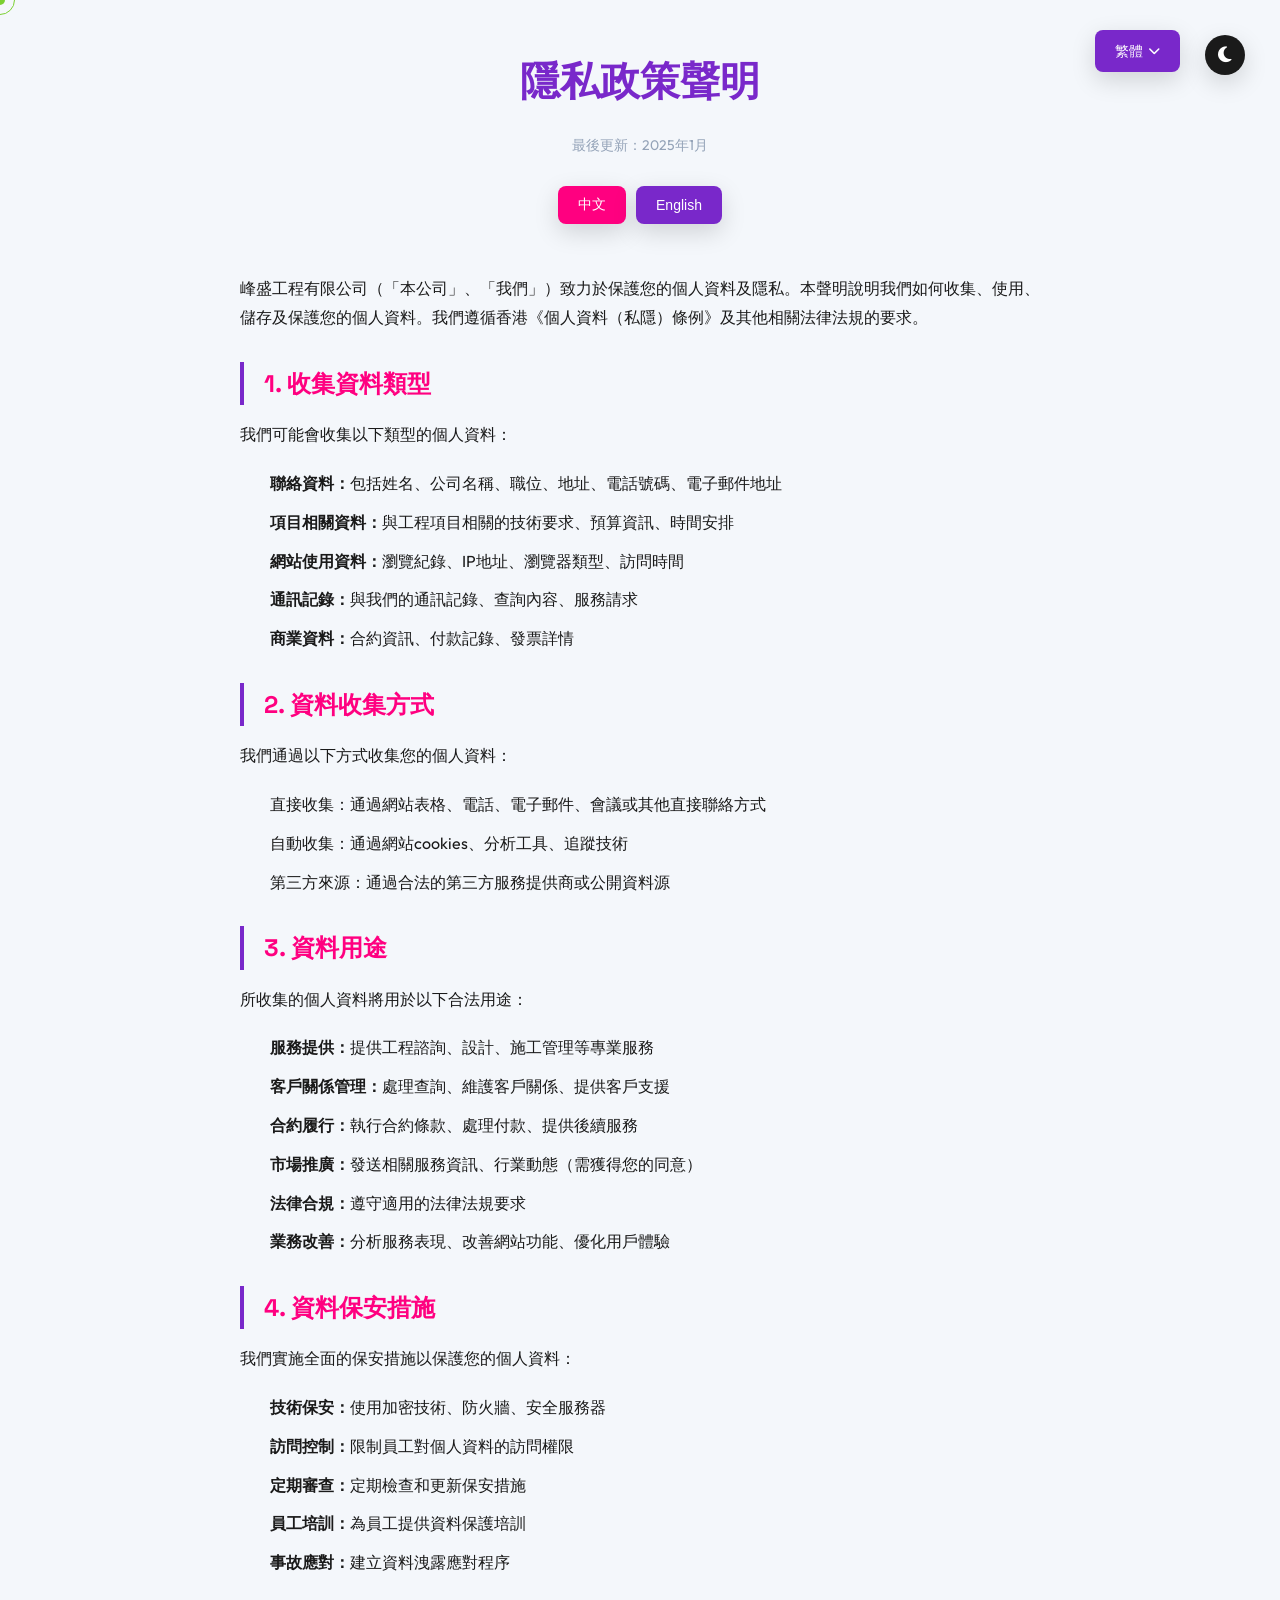
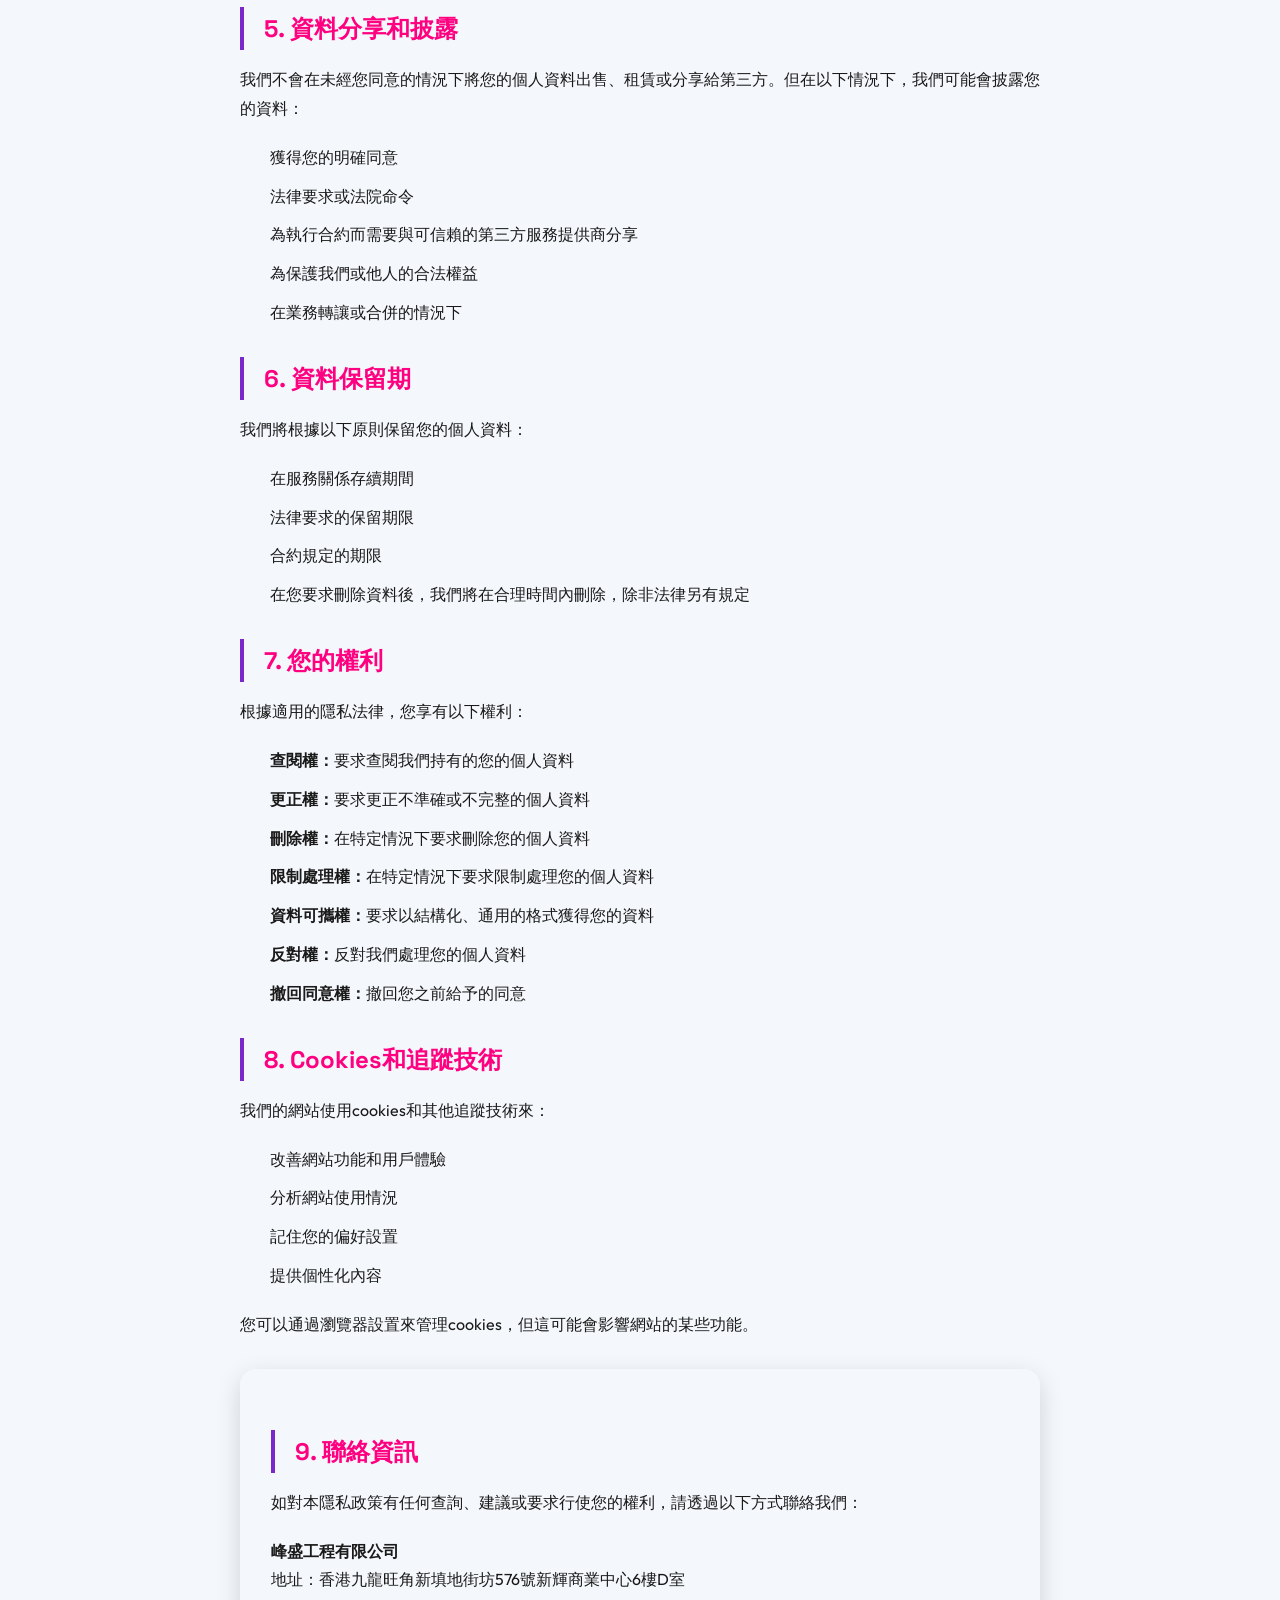
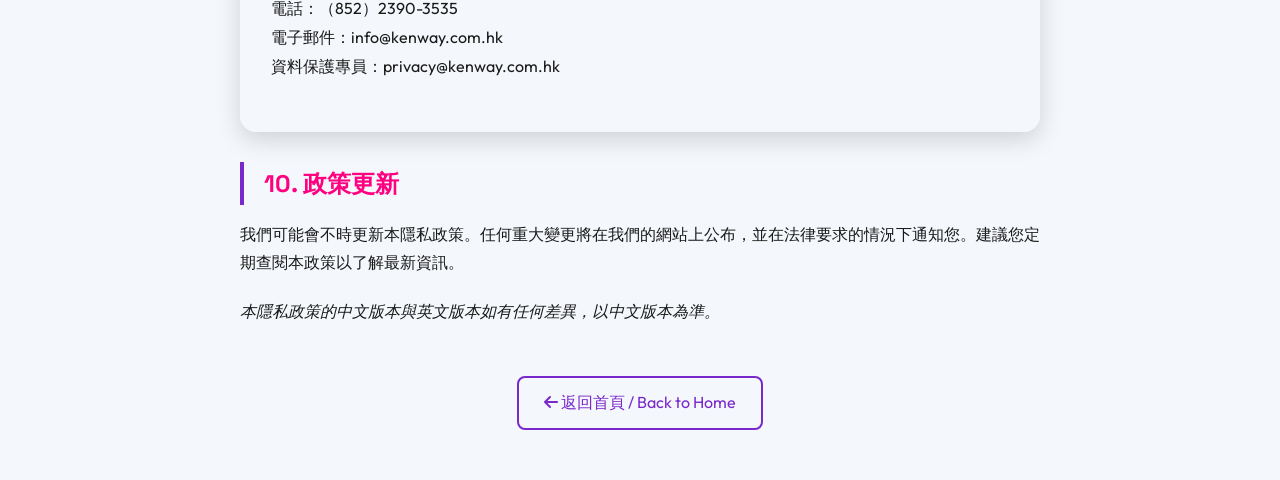
<file: privacy-policy.html>
<!DOCTYPE html>
<html lang="zh-HK">
<head>
    <meta charset="UTF-8">
    <meta name="viewport" content="width=device-width, initial-scale=1.0">
    <title>隱私政策 - 峰盛工程有限公司</title>
    <link rel="stylesheet" href="style.css">
    <link rel="stylesheet" href="https://fonts.googleapis.com/css2?family=Space+Grotesk:wght@300;400;500;600;700&family=Outfit:wght@300;400;500;600;700&display=swap">
    <link rel="stylesheet" href="https://cdnjs.cloudflare.com/ajax/libs/font-awesome/6.4.0/css/all.min.css">
    <script src="js/lang.js" defer></script>
    <style>
        .privacy-container {
            max-width: 100rem;
            margin: 0 auto;
            padding: 5rem 5%;
            background-color: var(--color-light);
            color: var(--color-text-dark);
            transition: background-color var(--transition-normal), color var(--transition-normal);
        }

        .dark-mode .privacy-container {
            background-color: var(--color-dark);
            color: var(--color-text-light);
        }

        .privacy-header {
            text-align: center;
            margin-bottom: 5rem;
        }

        .privacy-logo {
            max-width: 20rem;
            margin-bottom: 3rem;
        }

        .privacy-title {
            font-family: var(--font-heading);
            font-size: 4rem;
            font-weight: 700;
            margin-bottom: 2rem;
            color: var(--color-primary);
        }

        .last-updated {
            font-size: 1.4rem;
            color: var(--color-text-muted);
            margin-bottom: 3rem;
        }

        .lang-switch {
            display: flex;
            justify-content: center;
            gap: 1rem;
            margin-bottom: 3rem;
        }

        .lang-btn {
            padding: 1rem 2rem;
            background-color: var(--color-primary);
            color: var(--color-text-light);
            border: none;
            border-radius: var(--radius-md);
            cursor: pointer;
            font-size: 1.4rem;
            transition: all var(--transition-normal);
        }

        .lang-btn.active {
            background-color: var(--color-secondary);
        }

        .lang-btn:hover {
            background-color: var(--color-secondary);
            transform: translateY(-2px);
        }

        .privacy-content {
            max-width: 80rem;
            margin: 0 auto;
            line-height: 1.8;
        }

        .privacy-content h2 {
            font-family: var(--font-heading);
            font-size: 2.4rem;
            margin: 3rem 0 1.5rem 0;
            color: var(--color-secondary);
            border-left: 4px solid var(--color-primary);
            padding-left: 2rem;
        }

        .privacy-content p {
            font-size: 1.6rem;
            margin-bottom: 2rem;
            text-align: justify;
        }

        .privacy-content ul {
            margin: 2rem 0;
            padding-left: 3rem;
        }

        .privacy-content li {
            font-size: 1.6rem;
            margin-bottom: 1rem;
        }

        .contact-info {
            background: rgba(255, 255, 255, 0.05);
            padding: 3rem;
            border-radius: var(--radius-lg);
            margin: 3rem 0;
            border: 1px solid var(--color-border);
        }

        .download-section {
            text-align: center;
            margin: 5rem 0;
        }

        .download-btn {
            display: inline-block;
            padding: 1.5rem 3rem;
            background: var(--gradient-primary);
            color: var(--color-text-light);
            text-decoration: none;
            border-radius: var(--radius-md);
            font-size: 1.6rem;
            font-weight: 500;
            transition: all var(--transition-normal);
            box-shadow: var(--shadow-md);
        }

        .download-btn:hover {
            transform: translateY(-3px);
            box-shadow: var(--shadow-lg);
        }

        .hidden {
            display: none;
        }

        .back-to-home {
            text-align: center;
            margin-top: 5rem;
        }

        .back-btn {
            display: inline-block;
            padding: 1.2rem 2.5rem;
            background-color: transparent;
            color: var(--color-primary);
            border: 2px solid var(--color-primary);
            border-radius: var(--radius-md);
            text-decoration: none;
            font-size: 1.6rem;
            transition: all var(--transition-normal);
        }

        .back-btn:hover {
            background-color: var(--color-primary);
            color: var(--color-text-light);
            transform: translateY(-2px);
        }

        @media (max-width: 768px) {
            .privacy-container {
                padding: 3rem 3%;
            }

            .privacy-title {
                font-size: 3rem;
            }

            .privacy-content h2 {
                font-size: 2rem;
            }

            .lang-switch {
                flex-direction: column;
                align-items: center;
            }

            .lang-btn {
                width: 20rem;
            }
        }
    </style>
</head>
<body>
    <div class="cursor"></div>
    <div class="cursor-follower"></div>

    <div class="theme-toggle">
        <div class="toggle-icon">
            <i class="fas fa-moon"></i>
        </div>
    </div>

    <div class="lang-selector">
        <div class="lang-btn">
            繁體 <i class="fas fa-chevron-down"></i>
        </div>
        <div class="lang-dropdown">
            <ul>
                <li><a href="#" data-lang="zh-hant">繁體</a></li>
                <li><a href="#" data-lang="en">EN</a></li>
                <li><a href="#" data-lang="zh-hans">简体</a></li>
            </ul>
        </div>
    </div>

    <div class="privacy-container">
        <div class="privacy-header">

            <h1 class="privacy-title">隱私政策聲明</h1>
            <p class="last-updated">最後更新：2025年1月</p>
            
            <div class="lang-switch">
                <button class="lang-btn active" onclick="switchLang('zh')">中文</button>
                <button class="lang-btn" onclick="switchLang('en')">English</button>
            </div>
        </div>

        <div id="privacy-zh" class="privacy-content">
            <p>峰盛工程有限公司（「本公司」、「我們」）致力於保護您的個人資料及隱私。本聲明說明我們如何收集、使用、儲存及保護您的個人資料。我們遵循香港《個人資料（私隱）條例》及其他相關法律法規的要求。</p>
            
            <h2>1. 收集資料類型</h2>
            <p>我們可能會收集以下類型的個人資料：</p>
            <ul>
                <li><strong>聯絡資料：</strong>包括姓名、公司名稱、職位、地址、電話號碼、電子郵件地址</li>
                <li><strong>項目相關資料：</strong>與工程項目相關的技術要求、預算資訊、時間安排</li>
                <li><strong>網站使用資料：</strong>瀏覽紀錄、IP地址、瀏覽器類型、訪問時間</li>
                <li><strong>通訊記錄：</strong>與我們的通訊記錄、查詢內容、服務請求</li>
                <li><strong>商業資料：</strong>合約資訊、付款記錄、發票詳情</li>
            </ul>

            <h2>2. 資料收集方式</h2>
            <p>我們通過以下方式收集您的個人資料：</p>
            <ul>
                <li>直接收集：通過網站表格、電話、電子郵件、會議或其他直接聯絡方式</li>
                <li>自動收集：通過網站cookies、分析工具、追蹤技術</li>
                <li>第三方來源：通過合法的第三方服務提供商或公開資料源</li>
            </ul>

            <h2>3. 資料用途</h2>
            <p>所收集的個人資料將用於以下合法用途：</p>
            <ul>
                <li><strong>服務提供：</strong>提供工程諮詢、設計、施工管理等專業服務</li>
                <li><strong>客戶關係管理：</strong>處理查詢、維護客戶關係、提供客戶支援</li>
                <li><strong>合約履行：</strong>執行合約條款、處理付款、提供後續服務</li>
                <li><strong>市場推廣：</strong>發送相關服務資訊、行業動態（需獲得您的同意）</li>
                <li><strong>法律合規：</strong>遵守適用的法律法規要求</li>
                <li><strong>業務改善：</strong>分析服務表現、改善網站功能、優化用戶體驗</li>
            </ul>

            <h2>4. 資料保安措施</h2>
            <p>我們實施全面的保安措施以保護您的個人資料：</p>
            <ul>
                <li><strong>技術保安：</strong>使用加密技術、防火牆、安全服務器</li>
                <li><strong>訪問控制：</strong>限制員工對個人資料的訪問權限</li>
                <li><strong>定期審查：</strong>定期檢查和更新保安措施</li>
                <li><strong>員工培訓：</strong>為員工提供資料保護培訓</li>
                <li><strong>事故應對：</strong>建立資料洩露應對程序</li>
            </ul>

            <h2>5. 資料分享和披露</h2>
            <p>我們不會在未經您同意的情況下將您的個人資料出售、租賃或分享給第三方。但在以下情況下，我們可能會披露您的資料：</p>
            <ul>
                <li>獲得您的明確同意</li>
                <li>法律要求或法院命令</li>
                <li>為執行合約而需要與可信賴的第三方服務提供商分享</li>
                <li>為保護我們或他人的合法權益</li>
                <li>在業務轉讓或合併的情況下</li>
            </ul>

            <h2>6. 資料保留期</h2>
            <p>我們將根據以下原則保留您的個人資料：</p>
            <ul>
                <li>在服務關係存續期間</li>
                <li>法律要求的保留期限</li>
                <li>合約規定的期限</li>
                <li>在您要求刪除資料後，我們將在合理時間內刪除，除非法律另有規定</li>
            </ul>

            <h2>7. 您的權利</h2>
            <p>根據適用的隱私法律，您享有以下權利：</p>
            <ul>
                <li><strong>查閱權：</strong>要求查閱我們持有的您的個人資料</li>
                <li><strong>更正權：</strong>要求更正不準確或不完整的個人資料</li>
                <li><strong>刪除權：</strong>在特定情況下要求刪除您的個人資料</li>
                <li><strong>限制處理權：</strong>在特定情況下要求限制處理您的個人資料</li>
                <li><strong>資料可攜權：</strong>要求以結構化、通用的格式獲得您的資料</li>
                <li><strong>反對權：</strong>反對我們處理您的個人資料</li>
                <li><strong>撤回同意權：</strong>撤回您之前給予的同意</li>
            </ul>

            <h2>8. Cookies和追蹤技術</h2>
            <p>我們的網站使用cookies和其他追蹤技術來：</p>
            <ul>
                <li>改善網站功能和用戶體驗</li>
                <li>分析網站使用情況</li>
                <li>記住您的偏好設置</li>
                <li>提供個性化內容</li>
            </ul>
            <p>您可以通過瀏覽器設置來管理cookies，但這可能會影響網站的某些功能。</p>

            <div class="contact-info">
                <h2>9. 聯絡資訊</h2>
                <p>如對本隱私政策有任何查詢、建議或要求行使您的權利，請透過以下方式聯絡我們：</p>
                <p><strong>峰盛工程有限公司</strong><br>
                地址：香港九龍旺角新填地街坊576號新輝商業中心6樓D室<br>
                電話：（852）2390-3535<br>
                電子郵件：info@kenway.com.hk<br>
                資料保護專員：privacy@kenway.com.hk</p>
            </div>

            <h2>10. 政策更新</h2>
            <p>我們可能會不時更新本隱私政策。任何重大變更將在我們的網站上公布，並在法律要求的情況下通知您。建議您定期查閱本政策以了解最新資訊。</p>

            <p><em>本隱私政策的中文版本與英文版本如有任何差異，以中文版本為準。</em></p>
        </div>

        <div id="privacy-en" class="privacy-content hidden">
            <h1>Privacy Policy Statement</h1>
            <p>Top Chance Engineering Co., Ltd. ("the Company", "we") is committed to protecting your personal data and privacy. This statement explains how we collect, use, store, and safeguard your personal data. We comply with the Hong Kong Personal Data (Privacy) Ordinance and other applicable laws and regulations.</p>
            
            <h2>1. Types of Data Collected</h2>
            <p>We may collect the following types of personal data:</p>
            <ul>
                <li><strong>Contact Information:</strong> Including name, company name, position, address, telephone number, email address</li>
                <li><strong>Project-related Data:</strong> Technical requirements, budget information, scheduling related to engineering projects</li>
                <li><strong>Website Usage Data:</strong> Browsing history, IP address, browser type, access times</li>
                <li><strong>Communication Records:</strong> Communication records with us, enquiry content, service requests</li>
                <li><strong>Business Data:</strong> Contract information, payment records, invoice details</li>
            </ul>

            <h2>2. Data Collection Methods</h2>
            <p>We collect your personal data through the following methods:</p>
            <ul>
                <li>Direct Collection: Through website forms, telephone, email, meetings, or other direct contact methods</li>
                <li>Automatic Collection: Through website cookies, analytics tools, tracking technologies</li>
                <li>Third-party Sources: Through legitimate third-party service providers or public data sources</li>
            </ul>

            <h2>3. Use of Data</h2>
            <p>The personal data collected will be used for the following legitimate purposes:</p>
            <ul>
                <li><strong>Service Provision:</strong> Providing engineering consultation, design, construction management and other professional services</li>
                <li><strong>Customer Relationship Management:</strong> Handling enquiries, maintaining customer relationships, providing customer support</li>
                <li><strong>Contract Performance:</strong> Executing contract terms, processing payments, providing follow-up services</li>
                <li><strong>Marketing:</strong> Sending relevant service information, industry updates (with your consent)</li>
                <li><strong>Legal Compliance:</strong> Complying with applicable laws and regulations</li>
                <li><strong>Business Improvement:</strong> Analyzing service performance, improving website functionality, optimizing user experience</li>
            </ul>

            <h2>4. Data Security Measures</h2>
            <p>We implement comprehensive security measures to protect your personal data:</p>
            <ul>
                <li><strong>Technical Security:</strong> Using encryption technology, firewalls, secure servers</li>
                <li><strong>Access Control:</strong> Limiting employee access to personal data</li>
                <li><strong>Regular Reviews:</strong> Regularly reviewing and updating security measures</li>
                <li><strong>Staff Training:</strong> Providing data protection training for employees</li>
                <li><strong>Incident Response:</strong> Establishing data breach response procedures</li>
            </ul>

            <h2>5. Data Sharing and Disclosure</h2>
            <p>We will not sell, lease, or share your personal data with third parties without your consent. However, we may disclose your data under the following circumstances:</p>
            <ul>
                <li>With your explicit consent</li>
                <li>Legal requirements or court orders</li>
                <li>Sharing with trusted third-party service providers for contract execution</li>
                <li>To protect our or others' legitimate interests</li>
                <li>In case of business transfer or merger</li>
            </ul>

            <h2>6. Data Retention Period</h2>
            <p>We will retain your personal data according to the following principles:</p>
            <ul>
                <li>During the service relationship</li>
                <li>Legal retention requirements</li>
                <li>Contract-specified periods</li>
                <li>After you request data deletion, we will delete it within a reasonable time unless otherwise required by law</li>
            </ul>

            <h2>7. Your Rights</h2>
            <p>Under applicable privacy laws, you have the following rights:</p>
            <ul>
                <li><strong>Right to Access:</strong> Request access to your personal data we hold</li>
                <li><strong>Right to Rectification:</strong> Request correction of inaccurate or incomplete personal data</li>
                <li><strong>Right to Erasure:</strong> Request deletion of your personal data under specific circumstances</li>
                <li><strong>Right to Restrict Processing:</strong> Request restriction of processing your personal data under specific circumstances</li>
                <li><strong>Right to Data Portability:</strong> Request your data in a structured, common format</li>
                <li><strong>Right to Object:</strong> Object to our processing of your personal data</li>
                <li><strong>Right to Withdraw Consent:</strong> Withdraw consent you previously gave</li>
            </ul>

            <h2>8. Cookies and Tracking Technologies</h2>
            <p>Our website uses cookies and other tracking technologies to:</p>
            <ul>
                <li>Improve website functionality and user experience</li>
                <li>Analyze website usage</li>
                <li>Remember your preference settings</li>
                <li>Provide personalized content</li>
            </ul>
            <p>You can manage cookies through your browser settings, but this may affect certain website functions.</p>

            <div class="contact-info">
                <h2>9. Contact Information</h2>
                <p>For any enquiries, suggestions, or requests to exercise your rights regarding this privacy policy, please contact us through:</p>
                <p><strong>Top Chance Engineering Co., Ltd.</strong><br>
                Address: Room D, 6/F, Sun Fai Commercial Centre, 576 Nathan Road, Mong Kok, Kowloon, Hong Kong<br>
                Phone: (852) 2390-3535<br>
                Email: info@kenway.com.hk<br>
                Data Protection Officer: privacy@kenway.com.hk</p>
            </div>

            <h2>10. Policy Updates</h2>
            <p>We may update this privacy policy from time to time. Any significant changes will be published on our website and, where legally required, we will notify you. We recommend regularly reviewing this policy to stay informed of the latest information.</p>

            <p><em>In case of any discrepancies between the Chinese and English versions of this privacy policy, the Chinese version shall prevail.</em></p>
        </div>

        <div class="back-to-home">
            <a href="index.html" class="back-btn">
                <i class="fas fa-arrow-left"></i> 返回首頁 / Back to Home
            </a>
        </div>
    </div>

    <script>
        // Theme Toggle
        const themeToggle = document.querySelector('.theme-toggle');
        const toggleIcon = document.querySelector('.toggle-icon i');
        
        themeToggle.addEventListener('click', function() {
            document.body.classList.toggle('dark-mode');
            toggleIcon.classList.toggle('fa-moon');
            toggleIcon.classList.toggle('fa-sun');
        });

        // Custom Cursor
        const cursor = document.querySelector('.cursor');
        const cursorFollower = document.querySelector('.cursor-follower');
        
        document.addEventListener('mousemove', function(e) {
            cursor.style.left = e.clientX + 'px';
            cursor.style.top = e.clientY + 'px';
            
            setTimeout(function() {
                cursorFollower.style.left = e.clientX + 'px';
                cursorFollower.style.top = e.clientY + 'px';
            }, 100);
        });

        // Language Switch Function
        function switchLang(lang) {
            // Hide all content
            document.getElementById('privacy-zh').classList.add('hidden');
            document.getElementById('privacy-en').classList.add('hidden');
            
            // Show selected language content
            document.getElementById('privacy-' + lang).classList.remove('hidden');
            
            // Update button states
            document.querySelectorAll('.lang-btn').forEach(btn => {
                btn.classList.remove('active');
            });
            
            // Add active class to clicked button
            event.target.classList.add('active');
        }

        // Language dropdown toggle
        const langBtn = document.querySelector('.lang-selector .lang-btn');
        const langDropdown = document.querySelector('.lang-dropdown');
        
        if (langBtn && langDropdown) {
            langBtn.addEventListener('click', function() {
                langBtn.classList.toggle('active');
                langDropdown.classList.toggle('active');
            });
            
            // Close dropdown when clicking outside
            document.addEventListener('click', function(e) {
                if (!langBtn.contains(e.target) && !langDropdown.contains(e.target)) {
                    langBtn.classList.remove('active');
                    langDropdown.classList.remove('active');
                }
            });
        }
    </script>
</body>
</html>
</file>
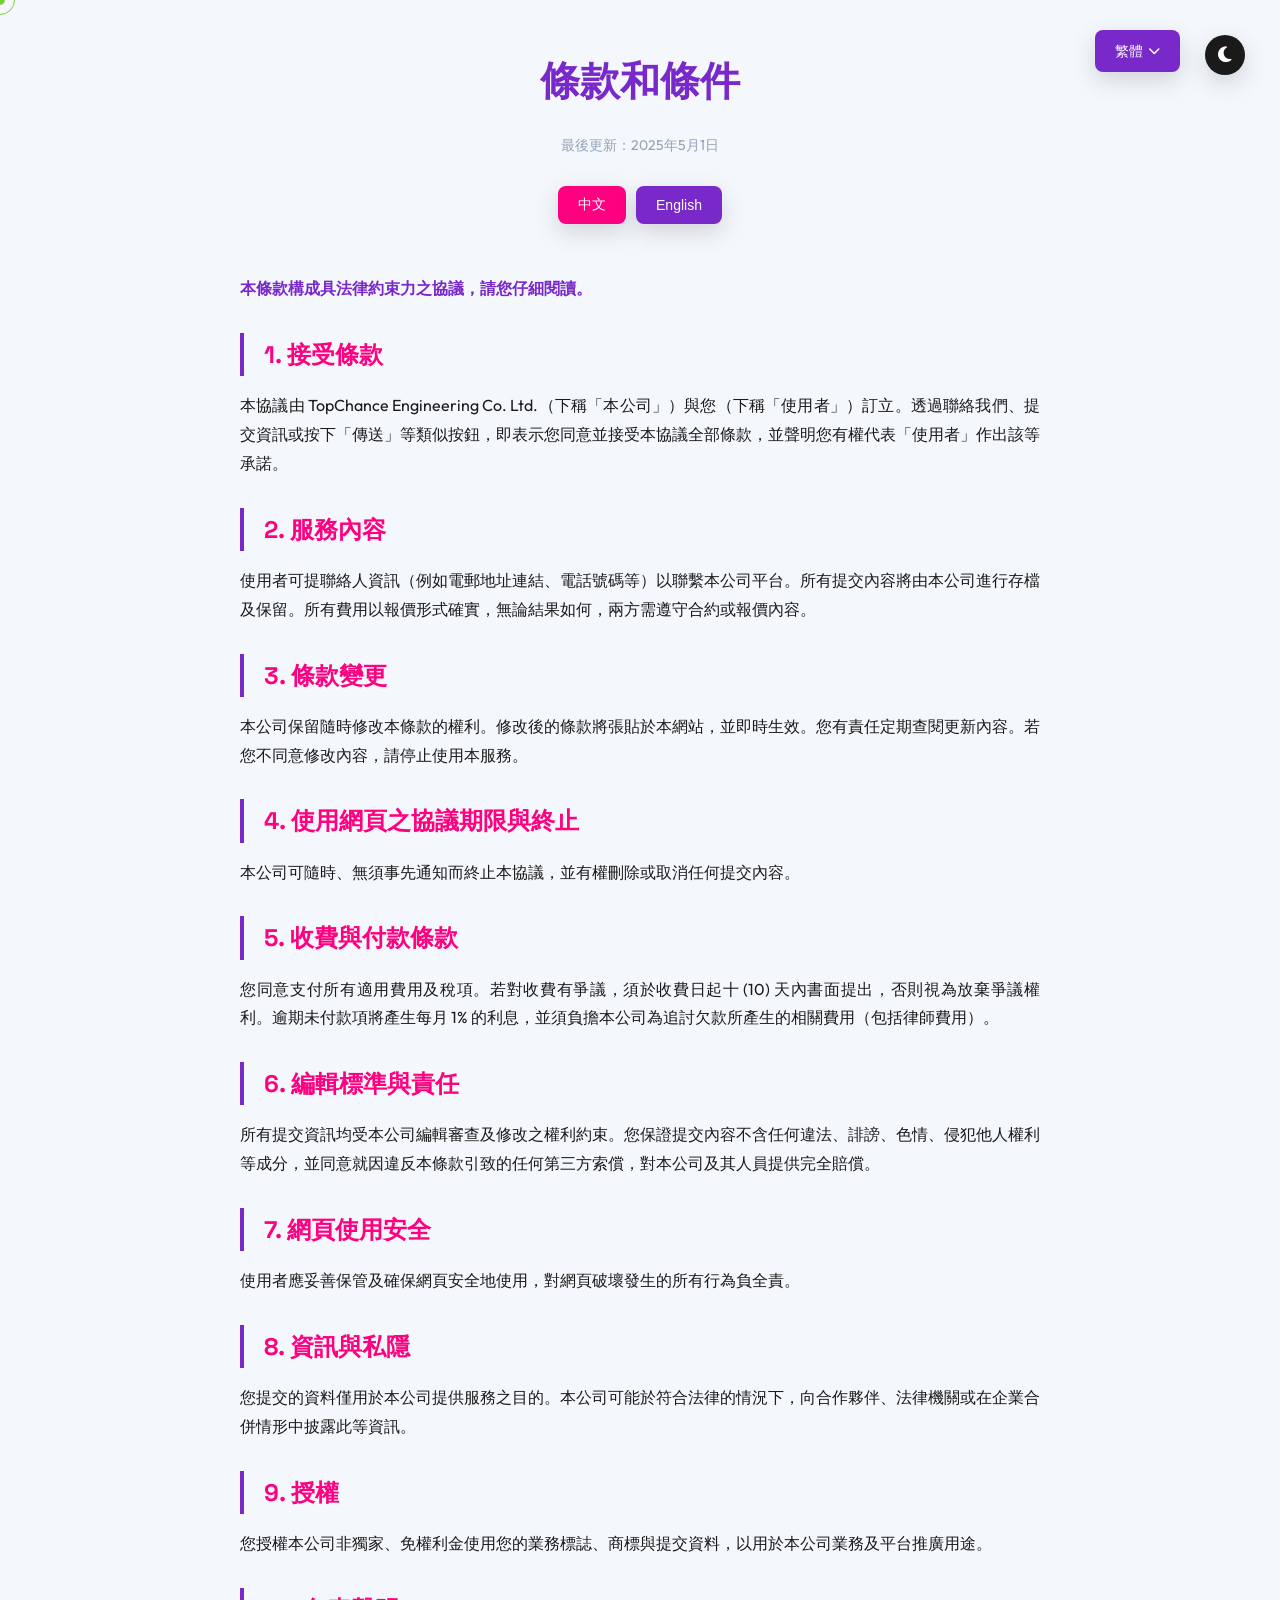
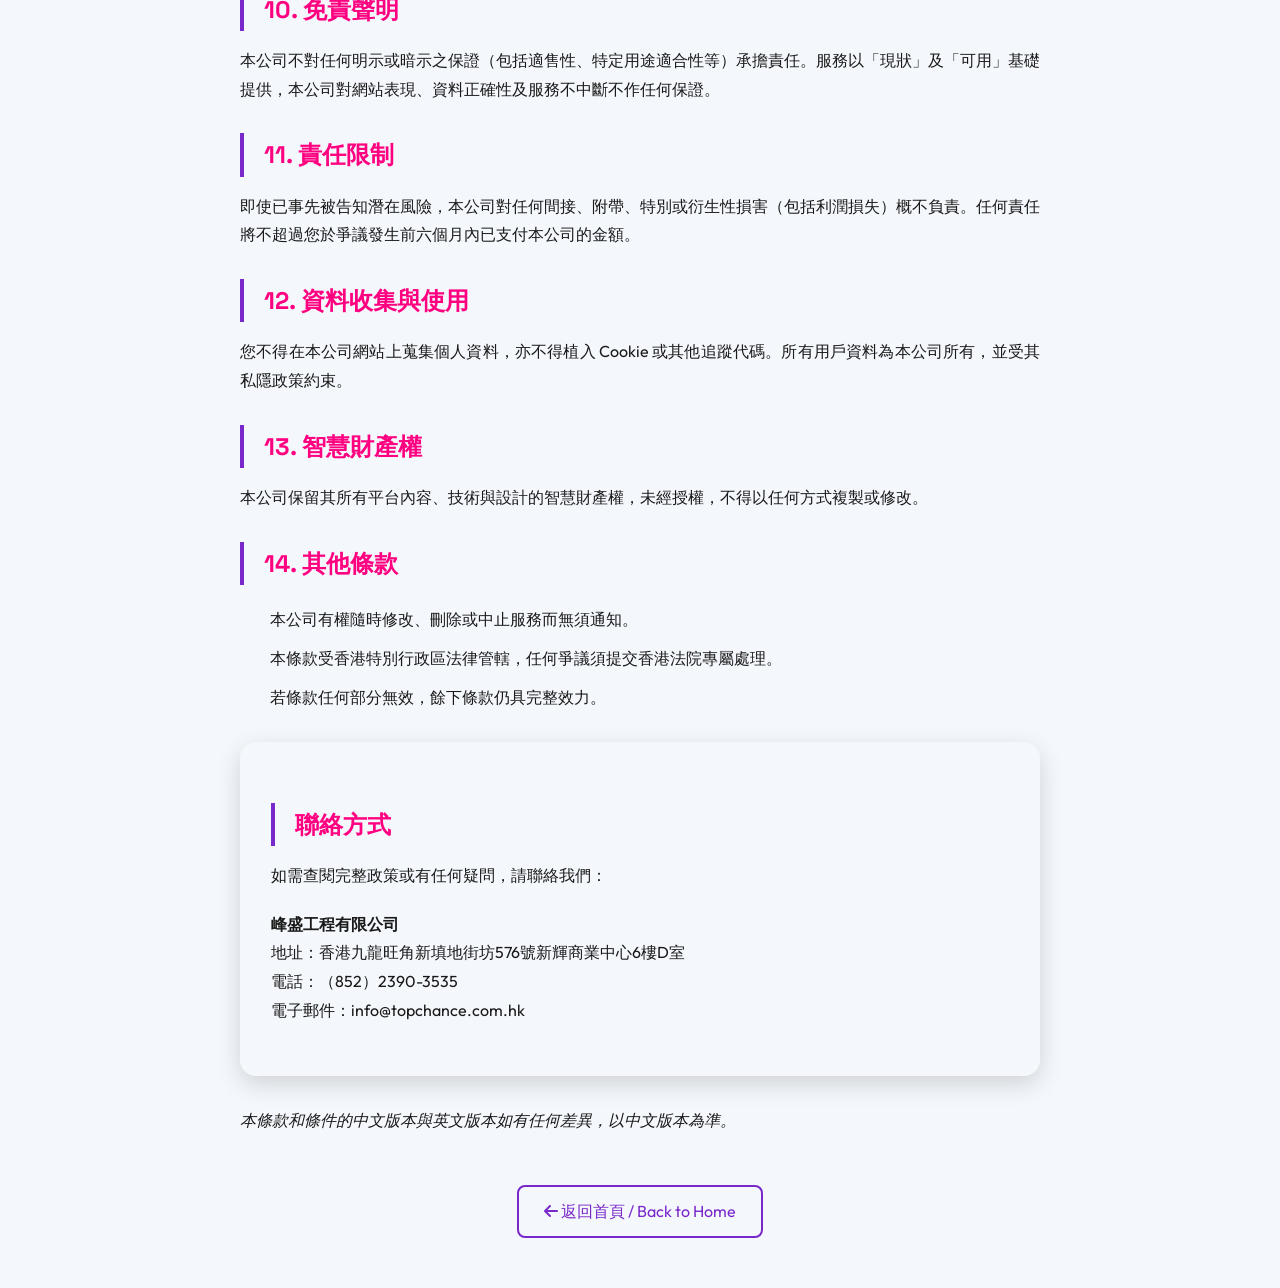
<file: terms-conditions.html>
<!DOCTYPE html>
<html lang="zh-HK">
<head>
    <meta charset="UTF-8">
    <meta name="viewport" content="width=device-width, initial-scale=1.0">
    <title>條款和條件 - 峰盛工程有限公司</title>
    <link rel="stylesheet" href="style.css">
    <link rel="stylesheet" href="https://fonts.googleapis.com/css2?family=Space+Grotesk:wght@300;400;500;600;700&family=Outfit:wght@300;400;500;600;700&display=swap">
    <link rel="stylesheet" href="https://cdnjs.cloudflare.com/ajax/libs/font-awesome/6.4.0/css/all.min.css">
    <script src="js/lang.js" defer></script>
    <style>
        .terms-container {
            max-width: 100rem;
            margin: 0 auto;
            padding: 5rem 5%;
            background-color: var(--color-light);
            color: var(--color-text-dark);
            transition: background-color var(--transition-normal), color var(--transition-normal);
        }

        .dark-mode .terms-container {
            background-color: var(--color-dark);
            color: var(--color-text-light);
        }

        .terms-header {
            text-align: center;
            margin-bottom: 5rem;
        }

        .terms-logo {
            max-width: 20rem;
            margin-bottom: 3rem;
        }

        .terms-title {
            font-family: var(--font-heading);
            font-size: 4rem;
            font-weight: 700;
            margin-bottom: 2rem;
            color: var(--color-primary);
        }

        .last-updated {
            font-size: 1.4rem;
            color: var(--color-text-muted);
            margin-bottom: 3rem;
        }

        .lang-switch {
            display: flex;
            justify-content: center;
            gap: 1rem;
            margin-bottom: 3rem;
        }

        .lang-btn {
            padding: 1rem 2rem;
            background-color: var(--color-primary);
            color: var(--color-text-light);
            border: none;
            border-radius: var(--radius-md);
            cursor: pointer;
            font-size: 1.4rem;
            transition: all var(--transition-normal);
        }

        .lang-btn.active {
            background-color: var(--color-secondary);
        }

        .lang-btn:hover {
            background-color: var(--color-secondary);
            transform: translateY(-2px);
        }

        .terms-content {
            max-width: 80rem;
            margin: 0 auto;
            line-height: 1.8;
        }

        .terms-content h2 {
            font-family: var(--font-heading);
            font-size: 2.4rem;
            margin: 3rem 0 1.5rem 0;
            color: var(--color-secondary);
            border-left: 4px solid var(--color-primary);
            padding-left: 2rem;
        }

        .terms-content p {
            font-size: 1.6rem;
            margin-bottom: 2rem;
            text-align: justify;
        }

        .terms-content ul {
            margin: 2rem 0;
            padding-left: 3rem;
        }

        .terms-content li {
            font-size: 1.6rem;
            margin-bottom: 1rem;
        }

        .contact-info {
            background: rgba(255, 255, 255, 0.05);
            padding: 3rem;
            border-radius: var(--radius-lg);
            margin: 3rem 0;
            border: 1px solid var(--color-border);
        }

        .download-section {
            text-align: center;
            margin: 5rem 0;
        }

        .download-btn {
            display: inline-block;
            padding: 1.5rem 3rem;
            background: var(--gradient-primary);
            color: var(--color-text-light);
            text-decoration: none;
            border-radius: var(--radius-md);
            font-size: 1.6rem;
            font-weight: 500;
            transition: all var(--transition-normal);
            box-shadow: var(--shadow-md);
        }

        .download-btn:hover {
            transform: translateY(-3px);
            box-shadow: var(--shadow-lg);
        }

        .hidden {
            display: none;
        }

        .back-to-home {
            text-align: center;
            margin-top: 5rem;
        }

        .back-btn {
            display: inline-block;
            padding: 1.2rem 2.5rem;
            background-color: transparent;
            color: var(--color-primary);
            border: 2px solid var(--color-primary);
            border-radius: var(--radius-md);
            text-decoration: none;
            font-size: 1.6rem;
            transition: all var(--transition-normal);
        }

        .back-btn:hover {
            background-color: var(--color-primary);
            color: var(--color-text-light);
            transform: translateY(-2px);
        }

        .important-notice {
            font-weight: bold;
            color: var(--color-primary);
            font-size: 1.8rem;
            margin: 2rem 0;
            text-align: center;
        }

        @media (max-width: 768px) {
            .terms-container {
                padding: 3rem 3%;
            }

            .terms-title {
                font-size: 3rem;
            }

            .terms-content h2 {
                font-size: 2rem;
            }

            .lang-switch {
                flex-direction: column;
                align-items: center;
            }

            .lang-btn {
                width: 20rem;
            }
        }
    </style>
</head>
<body>
    <div class="cursor"></div>
    <div class="cursor-follower"></div>

    <div class="theme-toggle">
        <div class="toggle-icon">
            <i class="fas fa-moon"></i>
        </div>
    </div>

    <div class="lang-selector">
        <div class="lang-btn">
            繁體 <i class="fas fa-chevron-down"></i>
        </div>
        <div class="lang-dropdown">
            <ul>
                <li><a href="#" data-lang="zh-hant">繁體</a></li>
                <li><a href="#" data-lang="en">EN</a></li>
                <li><a href="#" data-lang="zh-hans">简体</a></li>
            </ul>
        </div>
    </div>

    <div class="terms-container">
        <div class="terms-header">

            <h1 class="terms-title">條款和條件</h1>
            <p class="last-updated">最後更新：2025年5月1日</p>
            
            <div class="lang-switch">
                <button class="lang-btn active" onclick="switchLang('zh')">中文</button>
                <button class="lang-btn" onclick="switchLang('en')">English</button>
            </div>
        </div>

        <div id="terms-zh" class="terms-content">
            <p class="important-notice">本條款構成具法律約束力之協議，請您仔細閱讀。</p>
            
            <h2>1. 接受條款</h2>
            <p>本協議由 TopChance Engineering Co. Ltd.（下稱「本公司」）與您（下稱「使用者」）訂立。透過聯絡我們、提交資訊或按下「傳送」等類似按鈕，即表示您同意並接受本協議全部條款，並聲明您有權代表「使用者」作出該等承諾。</p>
            
            <h2>2. 服務內容</h2>
            <p>使用者可提聯絡人資訊（例如電郵地址連結、電話號碼等）以聯繫本公司平台。所有提交內容將由本公司進行存檔及保留。所有費用以報價形式確實，無論結果如何，兩方需遵守合約或報價內容。</p>

            <h2>3. 條款變更</h2>
            <p>本公司保留隨時修改本條款的權利。修改後的條款將張貼於本網站，並即時生效。您有責任定期查閱更新內容。若您不同意修改內容，請停止使用本服務。</p>

            <h2>4. 使用網頁之協議期限與終止</h2>
            <p>本公司可隨時、無須事先通知而終止本協議，並有權刪除或取消任何提交內容。</p>

            <h2>5. 收費與付款條款</h2>
            <p>您同意支付所有適用費用及稅項。若對收費有爭議，須於收費日起十 (10) 天內書面提出，否則視為放棄爭議權利。逾期未付款項將產生每月 1% 的利息，並須負擔本公司為追討欠款所產生的相關費用（包括律師費用）。</p>

            <h2>6. 編輯標準與責任</h2>
            <p>所有提交資訊均受本公司編輯審查及修改之權利約束。您保證提交內容不含任何違法、誹謗、色情、侵犯他人權利等成分，並同意就因違反本條款引致的任何第三方索償，對本公司及其人員提供完全賠償。</p>

            <h2>7. 網頁使用安全</h2>
            <p>使用者應妥善保管及確保網頁安全地使用，對網頁破壞發生的所有行為負全責。</p>

            <h2>8. 資訊與私隱</h2>
            <p>您提交的資料僅用於本公司提供服務之目的。本公司可能於符合法律的情況下，向合作夥伴、法律機關或在企業合併情形中披露此等資訊。</p>

            <h2>9. 授權</h2>
            <p>您授權本公司非獨家、免權利金使用您的業務標誌、商標與提交資料，以用於本公司業務及平台推廣用途。</p>

            <h2>10. 免責聲明</h2>
            <p>本公司不對任何明示或暗示之保證（包括適售性、特定用途適合性等）承擔責任。服務以「現狀」及「可用」基礎提供，本公司對網站表現、資料正確性及服務不中斷不作任何保證。</p>

            <h2>11. 責任限制</h2>
            <p>即使已事先被告知潛在風險，本公司對任何間接、附帶、特別或衍生性損害（包括利潤損失）概不負責。任何責任將不超過您於爭議發生前六個月內已支付本公司的金額。</p>

            <h2>12. 資料收集與使用</h2>
            <p>您不得在本公司網站上蒐集個人資料，亦不得植入 Cookie 或其他追蹤代碼。所有用戶資料為本公司所有，並受其私隱政策約束。</p>

            <h2>13. 智慧財產權</h2>
            <p>本公司保留其所有平台內容、技術與設計的智慧財產權，未經授權，不得以任何方式複製或修改。</p>

            <h2>14. 其他條款</h2>
            <ul>
                <li>本公司有權隨時修改、刪除或中止服務而無須通知。</li>
                <li>本條款受香港特別行政區法律管轄，任何爭議須提交香港法院專屬處理。</li>
                <li>若條款任何部分無效，餘下條款仍具完整效力。</li>
            </ul>

            <div class="contact-info">
                <h2>聯絡方式</h2>
                <p>如需查閱完整政策或有任何疑問，請聯絡我們：</p>
                <p><strong>峰盛工程有限公司</strong><br>
                地址：香港九龍旺角新填地街坊576號新輝商業中心6樓D室<br>
                電話：（852）2390-3535<br>
                電子郵件：info@topchance.com.hk</p>
            </div>
            
            <p><em>本條款和條件的中文版本與英文版本如有任何差異，以中文版本為準。</em></p>
        </div>

        <div id="terms-en" class="terms-content hidden">
            <h1>Terms and Conditions</h1>
            <p class="important-notice">This agreement constitutes a legally binding contract. Please read it carefully.</p>
            
            <h2>1. Acceptance of Terms</h2>
            <p>This agreement is made between TopChance Engineering Co. Ltd. (hereinafter "the Company") and you (hereinafter "the User"). By contacting us, submitting information, or clicking "Send" or similar buttons, you agree to and accept all terms of this agreement and declare that you have the authority to make such commitments on behalf of the "User".</p>
            
            <h2>2. Service Content</h2>
            <p>Users may provide contact information (such as email links, phone numbers, etc.) to connect with the Company's platform. All submitted content will be archived and retained by the Company. All fees are confirmed in the form of quotations, and regardless of the outcome, both parties must comply with the contract or quotation contents.</p>

            <h2>3. Changes to Terms</h2>
            <p>The Company reserves the right to modify these terms at any time. The modified terms will be posted on this website and take effect immediately. You are responsible for regularly reviewing the updated content. If you disagree with the modifications, please stop using this service.</p>

            <h2>4. Term and Termination of Website Usage Agreement</h2>
            <p>The Company may terminate this agreement at any time without prior notice and has the right to delete or cancel any submitted content.</p>

            <h2>5. Charges and Payment Terms</h2>
            <p>You agree to pay all applicable fees and taxes. If you dispute any charges, you must submit a written objection within ten (10) days of the billing date, otherwise you will be deemed to have waived your right to dispute. Overdue payments will incur 1% interest per month, and you will be responsible for any related costs (including attorney fees) incurred by the Company in recovering the debt.</p>

            <h2>6. Editorial Standards and Responsibilities</h2>
            <p>All submitted information is subject to the Company's right to review and modify. You guarantee that the submitted content does not contain any illegal, defamatory, pornographic, or rights-infringing elements, and agree to fully indemnify the Company and its personnel against any third-party claims arising from violations of these terms.</p>

            <h2>7. Website Usage Security</h2>
            <p>Users should properly maintain and ensure secure use of the website, and take full responsibility for any destructive actions that occur on the website.</p>

            <h2>8. Information and Privacy</h2>
            <p>Your submitted data will only be used for the purpose of providing the Company's services. The Company may disclose such information to partners, legal authorities, or in the event of a corporate merger, in compliance with the law.</p>

            <h2>9. Authorization</h2>
            <p>You authorize the Company to use your business logos, trademarks, and submitted data on a non-exclusive, royalty-free basis for the Company's business and platform promotion purposes.</p>

            <h2>10. Disclaimer</h2>
            <p>The Company is not responsible for any express or implied warranties (including merchantability, fitness for a particular purpose, etc.). Services are provided on an "as is" and "as available" basis, and the Company makes no guarantees regarding website performance, data accuracy, or uninterrupted service.</p>

            <h2>11. Limitation of Liability</h2>
            <p>Even if forewarned of potential risks, the Company is not liable for any indirect, incidental, special, or consequential damages (including loss of profits). Any liability will not exceed the amount you have paid to the Company in the six months prior to the dispute.</p>

            <h2>12. Data Collection and Use</h2>
            <p>You may not collect personal data on the Company's website, nor may you plant Cookies or other tracking codes. All user data belongs to the Company and is subject to its privacy policy.</p>

            <h2>13. Intellectual Property Rights</h2>
            <p>The Company reserves all intellectual property rights to its platform content, technology, and design, which may not be copied or modified in any way without authorization.</p>

            <h2>14. Other Terms</h2>
            <ul>
                <li>The Company has the right to modify, delete, or suspend services at any time without notice.</li>
                <li>These terms are governed by the laws of the Hong Kong Special Administrative Region, and any disputes must be submitted to the exclusive jurisdiction of Hong Kong courts.</li>
                <li>If any part of these terms is invalid, the remaining terms will remain in full force.</li>
            </ul>

            <div class="contact-info">
                <h2>Contact Information</h2>
                <p>For access to the complete policy or if you have any questions, please contact us:</p>
                <p><strong>TopChance Engineering Co. Ltd.</strong><br>
                Address: Room D, 6/F, Sun Fai Commercial Centre, 576 Nathan Road, Mong Kok, Kowloon, Hong Kong<br>
                Phone: (852) 2390-3535<br>
                Email: info@topchance.com.hk</p>
            </div>
            
            <p><em>In case of any discrepancies between the Chinese and English versions of these terms and conditions, the Chinese version shall prevail.</em></p>
        </div>

        <div class="back-to-home">
            <a href="index.html" class="back-btn">
                <i class="fas fa-arrow-left"></i> 返回首頁 / Back to Home
            </a>
        </div>
    </div>

    <script>
        // Theme Toggle
        const themeToggle = document.querySelector('.theme-toggle');
        const toggleIcon = document.querySelector('.toggle-icon i');
        
        themeToggle.addEventListener('click', function() {
            document.body.classList.toggle('dark-mode');
            toggleIcon.classList.toggle('fa-moon');
            toggleIcon.classList.toggle('fa-sun');
        });

        // Custom Cursor
        const cursor = document.querySelector('.cursor');
        const cursorFollower = document.querySelector('.cursor-follower');
        
        document.addEventListener('mousemove', function(e) {
            cursor.style.left = e.clientX + 'px';
            cursor.style.top = e.clientY + 'px';
            
            setTimeout(function() {
                cursorFollower.style.left = e.clientX + 'px';
                cursorFollower.style.top = e.clientY + 'px';
            }, 100);
        });

        // Language Switch Function
        function switchLang(lang) {
            // Hide all content
            document.getElementById('terms-zh').classList.add('hidden');
            document.getElementById('terms-en').classList.add('hidden');
            
            // Show selected language content
            document.getElementById('terms-' + lang).classList.remove('hidden');
            
            // Update button states
            document.querySelectorAll('.lang-btn').forEach(btn => {
                btn.classList.remove('active');
            });
            
            // Add active class to clicked button
            event.target.classList.add('active');
        }

        // Language dropdown toggle
        const langBtn = document.querySelector('.lang-selector .lang-btn');
        const langDropdown = document.querySelector('.lang-dropdown');
        
        if (langBtn && langDropdown) {
            langBtn.addEventListener('click', function() {
                langBtn.classList.toggle('active');
                langDropdown.classList.toggle('active');
            });
            
            // Close dropdown when clicking outside
            document.addEventListener('click', function(e) {
                if (!langBtn.contains(e.target) && !langDropdown.contains(e.target)) {
                    langBtn.classList.remove('active');
                    langDropdown.classList.remove('active');
                }
            });
        }
    </script>
</body>
</html>
</file>
<file: style.css>
/* =========== Base Styles & Variables =========== */
:root {
    --color-primary: #7928ca;
    --color-secondary: #ff0080;
    --color-accent: #00d8ff;
    --color-dark: #121212;
    --color-light: #f4f7fb;
    --color-text-dark: #1a1a1a;
    --color-text-light: #ffffff;
    --color-text-muted: #94a3b8;
    --color-border: rgba(255, 255, 255, 0.1);
    --gradient-primary: linear-gradient(135deg, var(--color-primary), var(--color-secondary));
    --gradient-secondary: linear-gradient(135deg, var(--color-secondary), var(--color-accent));
    --font-heading: 'Space Grotesk', sans-serif;
    --font-body: 'Outfit', sans-serif;
    --shadow-sm: 0 4px 8px rgba(0, 0, 0, 0.1);
    --shadow-md: 0 8px 24px rgba(0, 0, 0, 0.15);
    --shadow-lg: 0 16px 40px rgba(0, 0, 0, 0.2);
    --radius-sm: 4px;
    --radius-md: 8px;
    --radius-lg: 16px;
    --radius-xl: 24px;
    --transition-fast: 0.2s ease;
    --transition-normal: 0.3s ease;
    --transition-slow: 0.5s ease;
    --easing-bounce: cubic-bezier(0.68, -0.55, 0.265, 1.55);
}

.dark-mode {
    --color-primary: #9d4edd;
    --color-secondary: #ff0080;
    --color-accent: #00efff;
    --color-dark: #0a0a0a;
    --color-light: #1a1a1a;
    --color-text-dark: #e4e4e4;
    --color-text-light: #ffffff;
    --color-text-muted: #94a3b8;
    --color-border: rgba(255, 255, 255, 0.05);
}

* {
    margin: 0;
    padding: 0;
    box-sizing: border-box;
}

html {
    font-size: 62.5%;
    scroll-behavior: smooth;
}

body {
    font-family: var(--font-body);
    font-size: 1.6rem;
    line-height: 1.6;
    color: var(--color-text-dark);
    background-color: var(--color-light);
    overflow-x: hidden;
    transition: background-color var(--transition-normal);
}

body.nav-open {
    overflow: hidden;
}

a {
    text-decoration: none;
    color: inherit;
    transition: color var(--transition-fast);
}

ul {
    list-style: none;
}

img {
    max-width: 100%;
    height: auto;
    display: block;
}

/* =========== Custom Cursor =========== */
.cursor {
    position: fixed;
    width: 10px;
    height: 10px;
    border-radius: 50%;
    background-color: var(--color-primary);
    pointer-events: none;
    z-index: 9999;
    transform: translate(-50%, -50%);
    transition: transform 0.1s ease;
    mix-blend-mode: difference;
}

.cursor-follower {
    position: fixed;
    width: 30px;
    height: 30px;
    border-radius: 50%;
    border: 1px solid var(--color-primary);
    pointer-events: none;
    z-index: 9998;
    transform: translate(-50%, -50%);
    transition: transform 0.3s ease, width 0.3s ease, height 0.3s ease;
    mix-blend-mode: difference;
}

/* =========== Preloader =========== */
.preloader {
    position: fixed;
    top: 0;
    left: 0;
    width: 100%;
    height: 100%;
    background-color: var(--color-dark);
    display: flex;
    justify-content: center;
    align-items: center;
    z-index: 10000;
    transition: opacity 0.6s ease-out, visibility 0.6s ease-out;
}

.preloader.hide {
    opacity: 0;
    visibility: hidden;
}

.preloader-inner {
    display: flex;
    flex-direction: column;
    align-items: center;
    gap: 2rem;
}

.cube {
    width: 80px;
    height: 80px;
    transform-style: preserve-3d;
    animation: rotate 8s infinite linear;
    position: relative;
}

.side {
    position: absolute;
    width: 100%;
    height: 100%;
    background: rgba(255, 255, 255, 0.05);
    border: 2px solid var(--color-secondary);
    display: flex;
    justify-content: center;
    align-items: center;
    transform-style: preserve-3d;
}

.front {
    transform: translateZ(40px);
}

.back {
    transform: rotateY(180deg) translateZ(40px);
}

.top {
    transform: rotateX(90deg) translateZ(40px);
}

.bottom {
    transform: rotateX(-90deg) translateZ(40px);
}

.left {
    transform: rotateY(-90deg) translateZ(40px);
}

.right {
    transform: rotateY(90deg) translateZ(40px);
}

@keyframes rotate {
    0% {
        transform: rotateX(0) rotateY(0);
    }
    100% {
        transform: rotateX(360deg) rotateY(360deg);
    }
}

.loading-text {
    font-family: var(--font-heading);
    color: var(--color-text-light);
    font-size: 2rem;
    letter-spacing: 0.5rem;
}

.loading-text span {
    animation: loadingDots 1.5s infinite;
}

@keyframes loadingDots {
    0%, 20% {
        opacity: 0;
    }
    50% {
        opacity: 1;
    }
    80%, 100% {
        opacity: 0;
    }
}

/* =========== Theme Toggle =========== */
.theme-toggle {
    position: fixed;
    top: 3rem;
    right: 3rem;
    z-index: 999;
    width: 5rem;
    height: 5rem;
    display: flex;
    justify-content: center;
    align-items: center;
    cursor: pointer;
}

.toggle-icon {
    width: 4rem;
    height: 4rem;
    background-color: var(--color-text-dark);
    color: var(--color-text-light);
    border-radius: 50%;
    display: flex;
    justify-content: center;
    align-items: center;
    transition: transform var(--transition-normal), background-color var(--transition-normal);
    box-shadow: var(--shadow-md);
}

.toggle-icon:hover {
    transform: scale(1.1);
}

.toggle-icon i {
    font-size: 1.8rem;
}

/* =========== Language Selector =========== */
.lang-selector {
    position: fixed;
    top: 3rem;
    right: 10rem;
    z-index: 999;
    display: flex;
    align-items: center;
}

.lang-btn {
    background-color: var(--color-text-dark);
    color: var(--color-text-light);
    border-radius: var(--radius-md);
    padding: 0.8rem 1.5rem;
    font-size: 1.4rem;
    cursor: pointer;
    display: flex;
    align-items: center;
    gap: 0.5rem;
    box-shadow: var(--shadow-md);
    transition: all var(--transition-normal);
}

.lang-btn:hover {
    transform: translateY(-3px);
}

.lang-btn i {
    font-size: 1.2rem;
    transition: transform var(--transition-normal);
}

.lang-btn.active i {
    transform: rotate(180deg);
}

.lang-dropdown {
    position: absolute;
    top: 100%;
    right: 0;
    background-color: var(--color-text-dark);
    border-radius: var(--radius-md);
    margin-top: 0.5rem;
    box-shadow: var(--shadow-md);
    overflow: hidden;
    opacity: 0;
    visibility: hidden;
    transform: translateY(-10px);
    transition: all var(--transition-normal);
}

.lang-dropdown.active {
    opacity: 1;
    visibility: visible;
    transform: translateY(0);
}

.lang-dropdown ul {
    list-style: none;
    padding: 0;
    margin: 0;
}

.lang-dropdown li {
    padding: 0;
    margin: 0;
}

.lang-dropdown a {
    display: block;
    padding: 1rem 2rem;
    color: var(--color-text-light);
    font-size: 1.4rem;
    transition: all var(--transition-normal);
    white-space: nowrap;
}

.lang-dropdown a:hover {
    background-color: var(--color-primary);
}

.dark-mode .lang-btn,
.dark-mode .lang-dropdown {
    background-color: rgba(255, 255, 255, 0.1);
    border: 1px solid var(--color-border);
}

@media (max-width: 576px) {
    .lang-selector {
        top: 3rem;
        right: 9rem;
    }
    
    .lang-btn {
        padding: 0.6rem 1.2rem;
        font-size: 1.3rem;
    }
}

/* =========== Navigation =========== */
.navigation-panel {
    position: fixed;
    top: 0;
    left: 0;
    width: 100%;
    z-index: 1000;
}

.nav-toggle {
    position: fixed;
    top: 3rem;
    left: 3rem;
    width: 5rem;
    height: 5rem;
    background-color: var(--color-text-dark);
    border-radius: 50%;
    display: flex;
    flex-direction: column;
    justify-content: center;
    align-items: center;
    gap: 0.6rem;
    cursor: pointer;
    z-index: 1001;
    transition: transform var(--transition-normal), background-color var(--transition-normal);
    box-shadow: var(--shadow-md);
}

.nav-toggle:hover {
    transform: scale(1.1);
}

.nav-toggle span {
    display: block;
    width: 2.4rem;
    height: 0.2rem;
    background-color: var(--color-text-light);
    transition: transform var(--transition-normal), opacity var(--transition-normal);
}

.nav-toggle.active span:nth-child(1) {
    transform: translateY(0.8rem) rotate(45deg);
}

.nav-toggle.active span:nth-child(2) {
    opacity: 0;
}

.nav-toggle.active span:nth-child(3) {
    transform: translateY(-0.8rem) rotate(-45deg);
}

.nav-menu {
    position: fixed;
    top: 0;
    left: 0;
    width: 100%;
    height: 100vh;
    background: linear-gradient(135deg, rgba(10, 10, 10, 0.97), rgba(25, 25, 25, 0.97));
    backdrop-filter: blur(10px);
    display: flex;
    flex-direction: column;
    justify-content: space-between;
    padding: 10rem 5rem 5rem;
    transform: translateX(-100%);
    transition: transform var(--transition-slow);
    z-index: 1000;
}

.nav-menu.active {
    transform: translateX(0);
}

.nav-brand {
    display: flex;
    flex-direction: column;
    margin-bottom: 5rem;
}

.nav-brand .logo {
    font-family: var(--font-heading);
    font-size: 4rem;
    font-weight: 700;
    color: var(--color-text-light);
    background: var(--gradient-primary);
    -webkit-background-clip: text;
    background-clip: text;
    color: transparent;
}

.nav-brand .logo-text {
    font-size: 1.4rem;
    color: var(--color-text-muted);
    letter-spacing: 0.2rem;
}

nav ul {
    display: flex;
    flex-direction: column;
    gap: 2rem;
}

.nav-link {
    font-family: var(--font-heading);
    font-size: 4rem;
    font-weight: 600;
    color: var(--color-text-light);
    position: relative;
    display: inline-block;
    transition: transform var(--transition-normal);
    overflow: hidden;
}

.nav-link::before {
    content: attr(data-text);
    position: absolute;
    top: 0;
    left: 0;
    width: 100%;
    height: 100%;
    color: var(--color-secondary);
    transform: translateY(100%);
    transition: transform var(--transition-normal);
}

.nav-link:hover {
    transform: translateY(-10px);
}

.nav-link:hover::before {
    transform: translateY(0);
}

.nav-footer {
    margin-top: auto;
}

.social-links {
    display: flex;
    gap: 2rem;
}

.social-links a {
    width: 4rem;
    height: 4rem;
    border-radius: 50%;
    background-color: rgba(255, 255, 255, 0.05);
    display: flex;
    justify-content: center;
    align-items: center;
    color: var(--color-text-light);
    transition: transform var(--transition-normal), background-color var(--transition-normal);
}

.social-links a:hover {
    background-color: var(--color-secondary);
    transform: translateY(-5px);
}

.social-links i {
    font-size: 1.6rem;
}

/* =========== Hero Section =========== */
.hero-section {
    position: relative;
    min-height: 100vh;
    padding: 0 5%;
    display: flex;
    align-items: center;
    overflow: hidden;
    background-color: var(--color-light);
}

.hero-content {
    display: flex;
    align-items: center;
    justify-content: space-between;
    width: 100%;
    max-width: 140rem;
    margin: 0 auto;
    padding: 12rem 0;
    gap: 5rem;
}

.hero-text {
    flex: 1;
    z-index: 1;
}

.hero-text h1 {
    font-family: var(--font-heading);
    font-size: 5rem;
    font-weight: 700;
    line-height: 1.1;
    margin-bottom: 0rem;
    overflow: hidden;
}

.split-text {
    display: inline-block;
    overflow: hidden;
}

.split-text span {
    display: inline-block;
    transform: translateY(100%);
    animation: textReveal 0.8s var(--easing-bounce) forwards;
    animation-delay: calc(var(--i) * 0.1s);
}

@keyframes textReveal {
    to {
        transform: translateY(0);
    }
}

.hero-subtitle {
    display: flex;
    align-items: center;
    margin-bottom: 2.5rem;
    gap: 1.5rem;
}

.subtitle-line {
    width: 6rem;
    height: 0.2rem;
    background: var(--gradient-primary);
}

.hero-subtitle p {
    font-size: 2rem;
    color: var(--color-secondary);
    font-weight: 500;
}

.hero-description {
    font-size: 1.8rem;
    max-width: 50rem;
    margin-bottom: 4rem;
    color: var(--color-text-muted);
}

.hero-buttons {
    display: flex;
    gap: 2rem;
}

.btn-primary {
    display: inline-block;
    padding: 1.5rem 3.5rem;
    background: var(--gradient-primary);
    color: var(--color-text-light);
    font-size: 1.6rem;
    font-weight: 500;
    border-radius: var(--radius-md);
    transition: transform var(--transition-normal), box-shadow var(--transition-normal);
    box-shadow: var(--shadow-md);
    position: relative;
    overflow: hidden;
    z-index: 1;
}

.btn-primary::before {
    content: '';
    position: absolute;
    top: 0;
    left: 0;
    width: 100%;
    height: 100%;
    background: var(--gradient-secondary);
    z-index: -1;
    opacity: 0;
    transition: opacity var(--transition-normal);
}

.btn-primary:hover {
    transform: translateY(-5px);
    box-shadow: var(--shadow-lg);
}

.btn-primary:hover::before {
    opacity: 1;
}

.btn-secondary {
    display: inline-block;
    padding: 1.5rem 3.5rem;
    background-color: transparent;
    color: var(--color-text-dark);
    font-size: 1.6rem;
    font-weight: 500;
    border: 1px solid var(--color-text-dark);
    border-radius: var(--radius-md);
    transition: all var(--transition-normal);
}

.btn-secondary:hover {
    background-color: var(--color-text-dark);
    color: var(--color-text-light);
    transform: translateY(-5px);
    box-shadow: var(--shadow-md);
}

.hero-visual {
    position: relative;
    flex: 1;
    display: flex;
    justify-content: center;
    align-items: center;
}

.geometric-shape {
    position: absolute;
    border-radius: 20% 80% 40% 60% / 60% 30% 70% 40%;
    z-index: 0;
}

.shape-1 {
    width: 40rem;
    height: 40rem;
    background: linear-gradient(135deg, rgba(121, 40, 202, 0.2), rgba(255, 0, 128, 0.1));
    top: -10rem;
    right: -10rem;
    animation: morphShape 12s ease-in-out infinite alternate;
}

.shape-2 {
    width: 30rem;
    height: 30rem;
    background: linear-gradient(135deg, rgba(0, 216, 255, 0.15), rgba(121, 40, 202, 0.05));
    bottom: -8rem;
    left: -5rem;
    animation: morphShape 15s ease-in-out infinite alternate-reverse;
}

.shape-3 {
    width: 20rem;
    height: 20rem;
    background: linear-gradient(135deg, rgba(255, 0, 128, 0.1), rgba(0, 216, 255, 0.1));
    top: 10rem;
    left: 10rem;
    animation: morphShape 10s ease-in-out infinite alternate;
}

@keyframes morphShape {
    0% {
        border-radius: 30% 70% 70% 30% / 30% 30% 70% 70%;
    }
    25% {
        border-radius: 58% 42% 75% 25% / 76% 46% 54% 24%;
    }
    50% {
        border-radius: 50% 50% 33% 67% / 55% 27% 73% 45%;
    }
    75% {
        border-radius: 33% 67% 58% 42% / 63% 68% 32% 37%;
    }
    100% {
        border-radius: 40% 60% 27% 73% / 63% 59% 41% 37%;
    }
}

.hero-image-container {
    position: relative;
    width: 45rem;
    height: 45rem;
    border-radius: 30% 70% 70% 30% / 30% 30% 70% 70%;
    overflow: hidden;
    z-index: 1;
    box-shadow: var(--shadow-lg);
    transform: perspective(1000px) rotateY(-15deg) rotateX(5deg);
    transition: transform var(--transition-normal);
}

.hero-image-container:hover {
    transform: perspective(1000px) rotateY(0deg) rotateX(0deg);
}

.hero-image {
    width: 100%;
    height: 100%;
    object-fit: cover;
    object-position: center;
    transition: transform var(--transition-slow);
}

.hero-image-container:hover .hero-image {
    transform: scale(1.1);
}

.scroll-indicator {
    position: absolute;
    bottom: 3rem;
    left: 50%;
    transform: translateX(-50%);
    display: flex;
    flex-direction: column;
    align-items: center;
    gap: 1rem;
    z-index: 2;
}

.scroll-indicator span {
    font-size: 1.2rem;
    text-transform: uppercase;
    letter-spacing: 0.2rem;
    opacity: 0.7;
}

.scroll-arrow {
    width: 3rem;
    height: 3rem;
    border-radius: 50%;
    background-color: var(--color-secondary);
    display: flex;
    justify-content: center;
    align-items: center;
    animation: bounce 2s infinite;
}

.scroll-arrow i {
    color: var(--color-text-light);
}

@keyframes bounce {
    0%, 20%, 50%, 80%, 100% {
        transform: translateY(0);
    }
    40% {
        transform: translateY(-10px);
    }
    60% {
        transform: translateY(-5px);
    }
}

/* =========== Stats Section =========== */
.stats-section {
    padding: 10rem 5%;
    background-color: var(--color-dark);
    color: var(--color-text-light);
    position: relative;
    overflow: hidden;
}

.stats-container {
    display: grid;
    grid-template-columns: repeat(4, 1fr);
    gap: 3rem;
    max-width: 120rem;
    margin: 0 auto 8rem;
}

.stat-item {
    display: flex;
    flex-direction: column;
    align-items: center;
    text-align: center;
}

.stat-number {
    font-family: var(--font-heading);
    font-size: 5rem;
    font-weight: 700;
    margin-bottom: 1rem;
    background: var(--gradient-secondary);
    -webkit-background-clip: text;
    background-clip: text;
    color: transparent;
}

.stat-label {
    font-size: 1.6rem;
    color: var(--color-text-muted);
    text-transform: uppercase;
    letter-spacing: 0.1rem;
}

.vision-statement {
    max-width: 80rem;
    margin: 0 auto;
    text-align: center;
    position: relative;
    padding: 5rem 0;
}

.section-title {
    font-family: var(--font-heading);
    font-size: 4rem;
    font-weight: 700;
    margin-bottom: 2rem;
    position: relative;
    display: inline-block;
}

.vision-statement .section-title::after {
    content: '';
    position: absolute;
    bottom: -1rem;
    left: 50%;
    transform: translateX(-50%);
    width: 6rem;
    height: 0.3rem;
    background: var(--gradient-primary);
    border-radius: 1rem;
}

.vision-text {
    font-size: 2.4rem;
    font-style: italic;
    max-width: 60rem;
    margin: 0 auto;
}

.vision-accent {
    position: absolute;
    bottom: -5rem;
    left: 50%;
    transform: translateX(-50%);
    width: 15rem;
    height: 15rem;
    border-radius: 50%;
    background: linear-gradient(135deg, rgba(121, 40, 202, 0.1), rgba(255, 0, 128, 0.05));
    z-index: 0;
}

/* =========== Section Common Styles =========== */
.section-intro {
    text-align: center;
    max-width: 80rem;
    margin: 0 auto 5rem;
}

.section-subtitle {
    font-size: 1.8rem;
    color: var(--color-text-muted);
    margin-bottom: 1.5rem;
    font-weight: 500;
}

.section-divider {
    width: 6rem;
    height: 0.3rem;
    background: var(--gradient-primary);
    margin: 0 auto;
    border-radius: 1rem;
}

/* =========== Services Section =========== */
.services-section {
    padding: 10rem 5%;
    background-color: var(--color-light);
    position: relative;
    overflow: hidden;
}

.services-grid {
    display: grid;
    grid-template-columns: repeat(auto-fill, minmax(30rem, 1fr));
    gap: 3rem;
    max-width: 120rem;
    margin: 0 auto;
}

.service-card {
    position: relative;
    height: 40rem;
    perspective: 1500px;
    cursor: pointer;
}

.card-front, .card-back {
    position: absolute;
    top: 0;
    left: 0;
    width: 100%;
    height: 100%;
    backface-visibility: hidden;
    transition: transform 0.8s cubic-bezier(0.175, 0.885, 0.32, 1.275);
    border-radius: var(--radius-lg);
    overflow: hidden;
}

.card-front {
    background-color: #fff;
    display: flex;
    flex-direction: column;
    align-items: center;
    justify-content: center;
    box-shadow: var(--shadow-md);
    z-index: 1;
    text-align: center;
    padding: 3rem;
}

.card-back {
    background: linear-gradient(135deg, var(--color-primary), var(--color-secondary));
    color: var(--color-text-light);
    display: flex;
    flex-direction: column;
    align-items: center;
    justify-content: center;
    padding: 3rem;
    text-align: center;
    transform: rotateY(180deg);
    box-shadow: var(--shadow-md);
}

.service-card:hover .card-front {
    transform: rotateY(-180deg);
}

.service-card:hover .card-back {
    transform: rotateY(0);
}

.service-icon {
    width: 20rem;
    height: 20rem;
    border-radius: 50%;
    overflow: hidden;
    margin-bottom: 2.5rem;
    position: relative;
}

.service-image {
    width: 100%;
    height: 100%;
    object-fit: cover;
    transition: transform var(--transition-normal);
}

.service-card:hover .service-image {
    transform: scale(1.1);
}

.service-title {
    font-family: var(--font-heading);
    font-size: 2.4rem;
    margin-bottom: 1rem;
    color: var(--color-text-dark);
}

.card-back p {
    font-size: 1.6rem;
    margin-bottom: 2.5rem;
    line-height: 1.6;
}

.service-link {
    display: inline-flex;
    align-items: center;
    gap: 0.8rem;
    font-weight: 500;
    color: var(--color-text-light);
    transition: all var(--transition-normal);
}

.service-link i {
    transition: transform var(--transition-normal);
}

.service-link:hover {
    opacity: 0.8;
}

.service-link:hover i {
    transform: translateX(5px);
}

/* =========== Projects Section =========== */
.projects-section {
    padding: 10rem 5%;
    background-color: var(--color-dark);
    color: var(--color-text-light);
    position: relative;
    overflow: hidden;
}

.projects-showcase {
    max-width: 120rem;
    margin: 0 auto;
}

.project-tabs {
    display: flex;
    justify-content: center;
    gap: 1.5rem;
    margin-bottom: 4rem;
    flex-wrap: wrap;
}

.tab-btn {
    padding: 1rem 2rem;
    background-color: transparent;
    border: 1px solid rgba(255, 255, 255, 0.1);
    border-radius: var(--radius-md);
    color: var(--color-text-muted);
    font-size: 1.6rem;
    cursor: pointer;
    transition: all var(--transition-normal);
}

.tab-btn.active, .tab-btn:hover {
    background-color: var(--color-secondary);
    color: var(--color-text-light);
    border-color: var(--color-secondary);
}

.projects-grid {
    display: grid;
    grid-template-columns: repeat(auto-fill, minmax(35rem, 1fr));
    gap: 3rem;
}

.project-item {
    overflow: hidden;
    border-radius: var(--radius-lg);
    box-shadow: var(--shadow-md);
    cursor: pointer;
}

.project-image {
    position: relative;
    height: 35rem;
    overflow: hidden;
}

.project-image img {
    width: 100%;
    height: 100%;
    object-fit: cover;
    transition: transform var(--transition-slow);
}

.project-overlay {
    position: absolute;
    top: 0;
    left: 0;
    width: 100%;
    height: 100%;
    background: linear-gradient(to top, rgba(0, 0, 0, 0.8), transparent);
    display: flex;
    align-items: flex-end;
    padding: 3rem;
    opacity: 0;
    transition: opacity var(--transition-normal);
}

.project-details {
    transform: translateY(20px);
    transition: transform var(--transition-normal);
}

.project-details h3 {
    font-family: var(--font-heading);
    font-size: 2.4rem;
    margin-bottom: 0.8rem;
}

.project-details p {
    font-size: 1.4rem;
    color: var(--color-secondary);
    margin-bottom: 1.5rem;
}

.project-link {
    display: inline-block;
    padding: 0.8rem 1.5rem;
    background-color: var(--color-secondary);
    color: var(--color-text-light);
    font-size: 1.4rem;
    border-radius: var(--radius-sm);
    transition: all var(--transition-normal);
}

.project-link:hover {
    background-color: var(--color-primary);
    transform: translateY(-3px);
}

.project-item:hover .project-image img {
    transform: scale(1.1);
}

.project-item:hover .project-overlay {
    opacity: 1;
}

.project-item:hover .project-details {
    transform: translateY(0);
}

/* =========== About Section =========== */
.about-section {
    padding: 10rem 5%;
    background-color: var(--color-light);
    position: relative;
    overflow: hidden;
}

.about-container {
    display: flex;
    align-items: center;
    gap: 5rem;
    max-width: 120rem;
    margin: 0 auto;
}

.about-visual {
    flex: 1;
    position: relative;
}

.about-image-container {
    position: relative;
    border-radius: var(--radius-lg);
    overflow: hidden;
    box-shadow: var(--shadow-lg);
    transform: perspective(1000px) rotateY(10deg);
    transition: transform var(--transition-normal);
}

.about-image-container:hover {
    transform: perspective(1000px) rotateY(0);
}

.about-image {
    width: 100%;
    height: 100%;
    object-fit: cover;
}

.experience-badge {
    position: absolute;
    bottom: 3rem;
    right: -2rem;
    background: var(--gradient-primary);
    color: var(--color-text-light);
    padding: 2rem;
    border-radius: 50%;
    width: 12rem;
    height: 12rem;
    display: flex;
    flex-direction: column;
    justify-content: center;
    align-items: center;
    box-shadow: var(--shadow-md);
}

.experience-badge .years {
    font-family: var(--font-heading);
    font-size: 3rem;
    font-weight: 700;
    line-height: 1;
}

.experience-badge .text {
    font-size: 1.4rem;
    text-transform: uppercase;
}

.about-shape {
    position: absolute;
    width: 100%;
    height: 100%;
    top: 2rem;
    left: 2rem;
    border: 1px solid var(--color-primary);
    border-radius: var(--radius-lg);
    z-index: -1;
}

.about-content {
    flex: 1;
}

.about-text {
    margin-bottom: 3rem;
}

.about-text p {
    font-size: 1.7rem;
    margin-bottom: 2rem;
    color: var(--color-text-dark);
}

.about-quote {
    font-size: 2rem;
    font-style: italic;
    color: var(--color-primary);
    border-left: 3px solid var(--color-secondary);
    padding-left: 2rem;
    margin: 3rem 0;
}

.core-values h3 {
    font-family: var(--font-heading);
    font-size: 2.4rem;
    margin-bottom: 2rem;
    color: var(--color-text-dark);
}

.values-list {
    display: grid;
    grid-template-columns: repeat(2, 1fr);
    gap: 1.5rem;
}

.values-list li {
    font-size: 1.6rem;
    color: var(--color-text-dark);
}

.values-list span {
    font-weight: 600;
    color: var(--color-secondary);
}

/* =========== Testimonials Section =========== */
.testimonials-section {
    padding: 10rem 5%;
    background-color: var(--color-dark);
    color: var(--color-text-light);
}

.testimonials-slider {
    max-width: 80rem;
    margin: 0 auto;
    position: relative;
}

.slider-container {
    position: relative;
    height: 30rem;
    overflow: hidden;
}

.testimonial-card {
    position: absolute;
    width: 100%;
    background: rgba(255, 255, 255, 0.05);
    border-radius: var(--radius-lg);
    padding: 4rem;
    opacity: 0;
    transform: translateX(50px);
    transition: all var(--transition-normal);
}

.testimonial-card.active {
    opacity: 1;
    transform: translateX(0);
}

.quote-icon {
    font-size: 3rem;
    color: var(--color-secondary);
    margin-bottom: 2rem;
    opacity: 0.5;
}

.testimonial-text {
    font-size: 1.8rem;
    line-height: 1.7;
    margin-bottom: 2.5rem;
}

.testimonial-author {
    display: flex;
    align-items: center;
    gap: 2rem;
}

.author-info h4 {
    font-size: 1.8rem;
    margin-bottom: 0.5rem;
}

.author-info p {
    font-size: 1.4rem;
    color: var(--color-secondary);
}

.slider-controls {
    display: flex;
    justify-content: center;
    align-items: center;
    margin-top: 3rem;
    gap: 2rem;
}

.slider-arrow {
    background: transparent;
    border: none;
    width: 4rem;
    height: 4rem;
    border-radius: 50%;
    display: flex;
    justify-content: center;
    align-items: center;
    cursor: pointer;
    color: var(--color-text-light);
    font-size: 1.6rem;
    transition: all var(--transition-normal);
}

.slider-arrow:hover {
    background-color: var(--color-secondary);
    transform: translateY(-3px);
}

.slider-dots {
    display: flex;
    gap: 1rem;
}

.dot {
    width: 1rem;
    height: 1rem;
    border-radius: 50%;
    background-color: rgba(255, 255, 255, 0.2);
    cursor: pointer;
    transition: all var(--transition-normal);
}

.dot.active {
    background-color: var(--color-secondary);
    transform: scale(1.3);
}

/* =========== Contact Section =========== */
.contact-section {
    padding: 10rem 5%;
    background-color: var(--color-light);
    position: relative;
    overflow: hidden;
}

.contact-container {
    display: flex;
    gap: 5rem;
    max-width: 120rem;
    margin: 0 auto;
}

.contact-form-container {
    flex: 1;
}

.contact-form {
    background-color: #fff;
    padding: 4rem;
    border-radius: var(--radius-lg);
    box-shadow: var(--shadow-md);
}

.form-group {
    margin-bottom: 2.5rem;
}

.form-group label {
    display: block;
    font-size: 1.4rem;
    margin-bottom: 0.8rem;
    color: var(--color-text-dark);
}

.form-group input,
.form-group textarea {
    width: 100%;
    padding: 1.2rem;
    background-color: rgba(0, 0, 0, 0.02);
    border: 1px solid rgba(0, 0, 0, 0.1);
    border-radius: var(--radius-md);
    font-family: var(--font-body);
    font-size: 1.6rem;
    transition: all var(--transition-normal);
}

.form-group input:focus,
.form-group textarea:focus {
    outline: none;
    border-color: var(--color-primary);
    box-shadow: 0 0 0 2px rgba(121, 40, 202, 0.1);
}

.submit-btn {
    width: 100%;
    padding: 1.5rem;
    background: var(--gradient-primary);
    color: var(--color-text-light);
    border: none;
    border-radius: var(--radius-md);
    font-family: var(--font-body);
    font-size: 1.6rem;
    font-weight: 500;
    cursor: pointer;
    transition: all var(--transition-normal);
}

.submit-btn:hover {
    box-shadow: 0 5px 15px rgba(121, 40, 202, 0.3);
    transform: translateY(-3px);
}

.contact-info-container {
    flex: 1;
    display: flex;
    flex-direction: column;
}

.contact-info {
    background-color: #fff;
    padding: 4rem;
    border-radius: var(--radius-lg);
    box-shadow: var(--shadow-md);
    margin-bottom: 3rem;
}

.info-item {
    display: flex;
    gap: 2rem;
    margin-bottom: 3rem;
}

.info-item:last-child {
    margin-bottom: 0;
}

.info-icon {
    width: 5rem;
    height: 5rem;
    background: var(--gradient-primary);
    border-radius: 50%;
    display: flex;
    justify-content: center;
    align-items: center;
    color: var(--color-text-light);
    font-size: 2rem;
    flex-shrink: 0;
}

.info-content h3 {
    font-size: 1.8rem;
    margin-bottom: 0.5rem;
    color: var(--color-text-dark);
}

.info-content p {
    font-size: 1.6rem;
    color: var(--color-text-muted);
}

.contact-cta {
    background: var(--gradient-primary);
    padding: 4rem;
    border-radius: var(--radius-lg);
    color: var(--color-text-light);
    text-align: center;
    flex-grow: 1;
    display: flex;
    flex-direction: column;
    justify-content: center;
    align-items: center;
}

.contact-cta h3 {
    font-family: var(--font-heading);
    font-size: 2.4rem;
    margin-bottom: 1rem;
}

.contact-cta p {
    font-size: 1.6rem;
    margin-bottom: 2.5rem;
    opacity: 0.8;
}

.cta-btn {
    display: inline-block;
    padding: 1.5rem 3rem;
    background-color: var(--color-text-light);
    color: var(--color-primary);
    font-weight: 500;
    border-radius: var(--radius-md);
    transition: all var(--transition-normal);
}

.cta-btn:hover {
    transform: translateY(-3px);
    box-shadow: 0 5px 15px rgba(0, 0, 0, 0.2);
}

/* =========== Footer =========== */
.site-footer {
    background-color: var(--color-dark);
    color: var(--color-text-light);
    padding-top: 8rem;
}

.footer-container {
    max-width: 120rem;
    margin: 0 auto;
    padding: 0 5%;
}

.footer-top {
    display: grid;
    grid-template-columns: repeat(auto-fit, minmax(25rem, 1fr));
    gap: 5rem;
    padding-bottom: 5rem;
    border-bottom: 1px solid rgba(255, 255, 255, 0.05);
}

.footer-logo {
    margin-bottom: 2rem;
}

.footer-logo .logo {
    font-family: var(--font-heading);
    font-size: 3rem;
    font-weight: 700;
    background: var(--gradient-primary);
    -webkit-background-clip: text;
    background-clip: text;
    color: transparent;
    margin-bottom: 1rem;
}

.footer-logo p {
    font-size: 1.4rem;
    text-decoration-line:var(--color-border)
    color: var(--color-text-muted);
}

.footer-links h3,
.footer-services h3,
.footer-newsletter h3 {
    font-size: 1.8rem;
    margin-bottom: 2rem;
    position: relative;
    display: inline-block;
}

.footer-links h3::after,
.footer-services h3::after,
.footer-newsletter h3::after {
    content: '';
    position: absolute;
    bottom: -0.8rem;
    left: 0;
    width: 3rem;
    height: 0.2rem;
    background: var(--gradient-primary);
}

.footer-links ul,
.footer-services ul {
    display: flex;
    flex-direction: column;
    gap: 1rem;
}

.footer-links a,
.footer-services a {
    font-size: 1.5rem;
    color: var(--color-text-muted);
    transition: all var(--transition-normal);
}

.footer-links a:hover,
.footer-services a:hover {
    color: var(--color-secondary);
    transform: translateX(5px);
}

.footer-newsletter p {
    font-size: 1.5rem;
    color: var(--color-text-muted);
    margin-bottom: 2rem;
}

.newsletter-form {
    display: flex;
    margin-bottom: 2rem;
}

.newsletter-form input {
    flex-grow: 1;
    padding: 1.2rem;
    background-color: rgba(255, 255, 255, 0.05);
    border: 1px solid rgba(255, 255, 255, 0.1);
    border-radius: var(--radius-md) 0 0 var(--radius-md);
    font-family: var(--font-body);
    font-size: 1.5rem;
    color: var(--color-text-light);
}

.newsletter-form input:focus {
    outline: none;
    border-color: var(--color-secondary);
}

.newsletter-form button {
    padding: 0 1.5rem;
    background: var(--gradient-primary);
    border: none;
    border-radius: 0 var(--radius-md) var(--radius-md) 0;
    color: var(--color-text-light);
    cursor: pointer;
    transition: all var(--transition-normal);
}

.newsletter-form button:hover {
    opacity: 0.9;
}

.footer-bottom {
    display: flex;
    justify-content: space-between;
    align-items: center;
    padding: 2.5rem 0;
    flex-wrap: wrap;
    gap: 2rem;
}

.footer-bottom p {
    font-size: 1.4rem;
    color: var(--color-text-muted);
}

.footer-legal {
    display: flex;
    gap: 2rem;
}

.footer-legal a {
    font-size: 1.4rem;
    color: var(--color-text-muted);
    transition: color var(--transition-normal);
}

.footer-legal a:hover {
    color: var(--color-secondary);
}

/* =========== Responsive Design =========== */
@media (max-width: 1200px) {
    html {
        font-size: 58%;
    }
    
    .hero-content {
        flex-direction: column;
        text-align: center;
        padding: 15rem 0 10rem;
    }
    
    .hero-text {
        margin-bottom: 5rem;
    }
    
    .hero-subtitle {
        justify-content: center;
    }
    
    .hero-description {
        margin: 0 auto 4rem;
    }
    
    .hero-buttons {
        justify-content: center;
    }
    
    .about-container {
        flex-direction: column;
    }
    
    .about-content {
        text-align: center;
    }
    
    .section-intro {
        margin-bottom: 3rem;
    }
    
    .about-quote {
        text-align: left;
    }
    
    .values-list {
        display: flex;
        flex-direction: column;
        align-items: center;
    }
}

@media (max-width: 992px) {
    .stats-container {
        grid-template-columns: repeat(2, 1fr);
    }
    
    .contact-container {
        flex-direction: column;
    }
    
    .projects-grid {
        grid-template-columns: repeat(auto-fill, minmax(30rem, 1fr));
    }
}

@media (max-width: 768px) {
    html {
        font-size: 55%;
    }
    
    .hero-text h1 {
        font-size: 5rem;
    }
    
    .section-title {
        font-size: 3.5rem;
    }
    
    .services-grid {
        grid-template-columns: 1fr;
    }
    
    .testimonial-card {
        padding: 3rem;
    }
}

@media (max-width: 576px) {
    html {
        font-size: 50%;
    }
    
    .nav-toggle, .theme-toggle {
        width: 4.5rem;
        height: 4.5rem;
    }
    
    .nav-menu {
        padding: 8rem 3rem 3rem;
    }
    
    .hero-text h1 {
        font-size: 4.5rem;
    }
    
    .hero-image-container {
        width: 30rem;
        height: 30rem;
    }
    
    .stats-container {
        grid-template-columns: 1fr;
    }
    
    .footer-top {
        grid-template-columns: 1fr;
    }
    
    .footer-bottom {
        flex-direction: column;
        text-align: center;
    }
    
    .footer-legal {
        justify-content: center;
    }
}

/* =========== Animation Classes =========== */
.aos-animate {
    opacity: 1;
    transform: translateY(0);
}

[data-aos] {
    opacity: 0;
    transform: translateY(30px);
    transition: opacity 0.8s ease, transform 0.8s ease;
}

[data-aos="fade-right"] {
    transform: translateX(-30px);
}

[data-aos="fade-left"] {
    transform: translateX(30px);
}

[data-aos="zoom-in"] {
    transform: scale(0.9);
}

[data-aos-delay="100"] {
    transition-delay: 0.1s;
}

[data-aos-delay="200"] {
    transition-delay: 0.2s;
}

[data-aos-delay="300"] {
    transition-delay: 0.3s;
}

[data-aos-delay="400"] {
    transition-delay: 0.4s;
}

[data-aos-delay="500"] {
    transition-delay: 0.5s;
}
</file>
